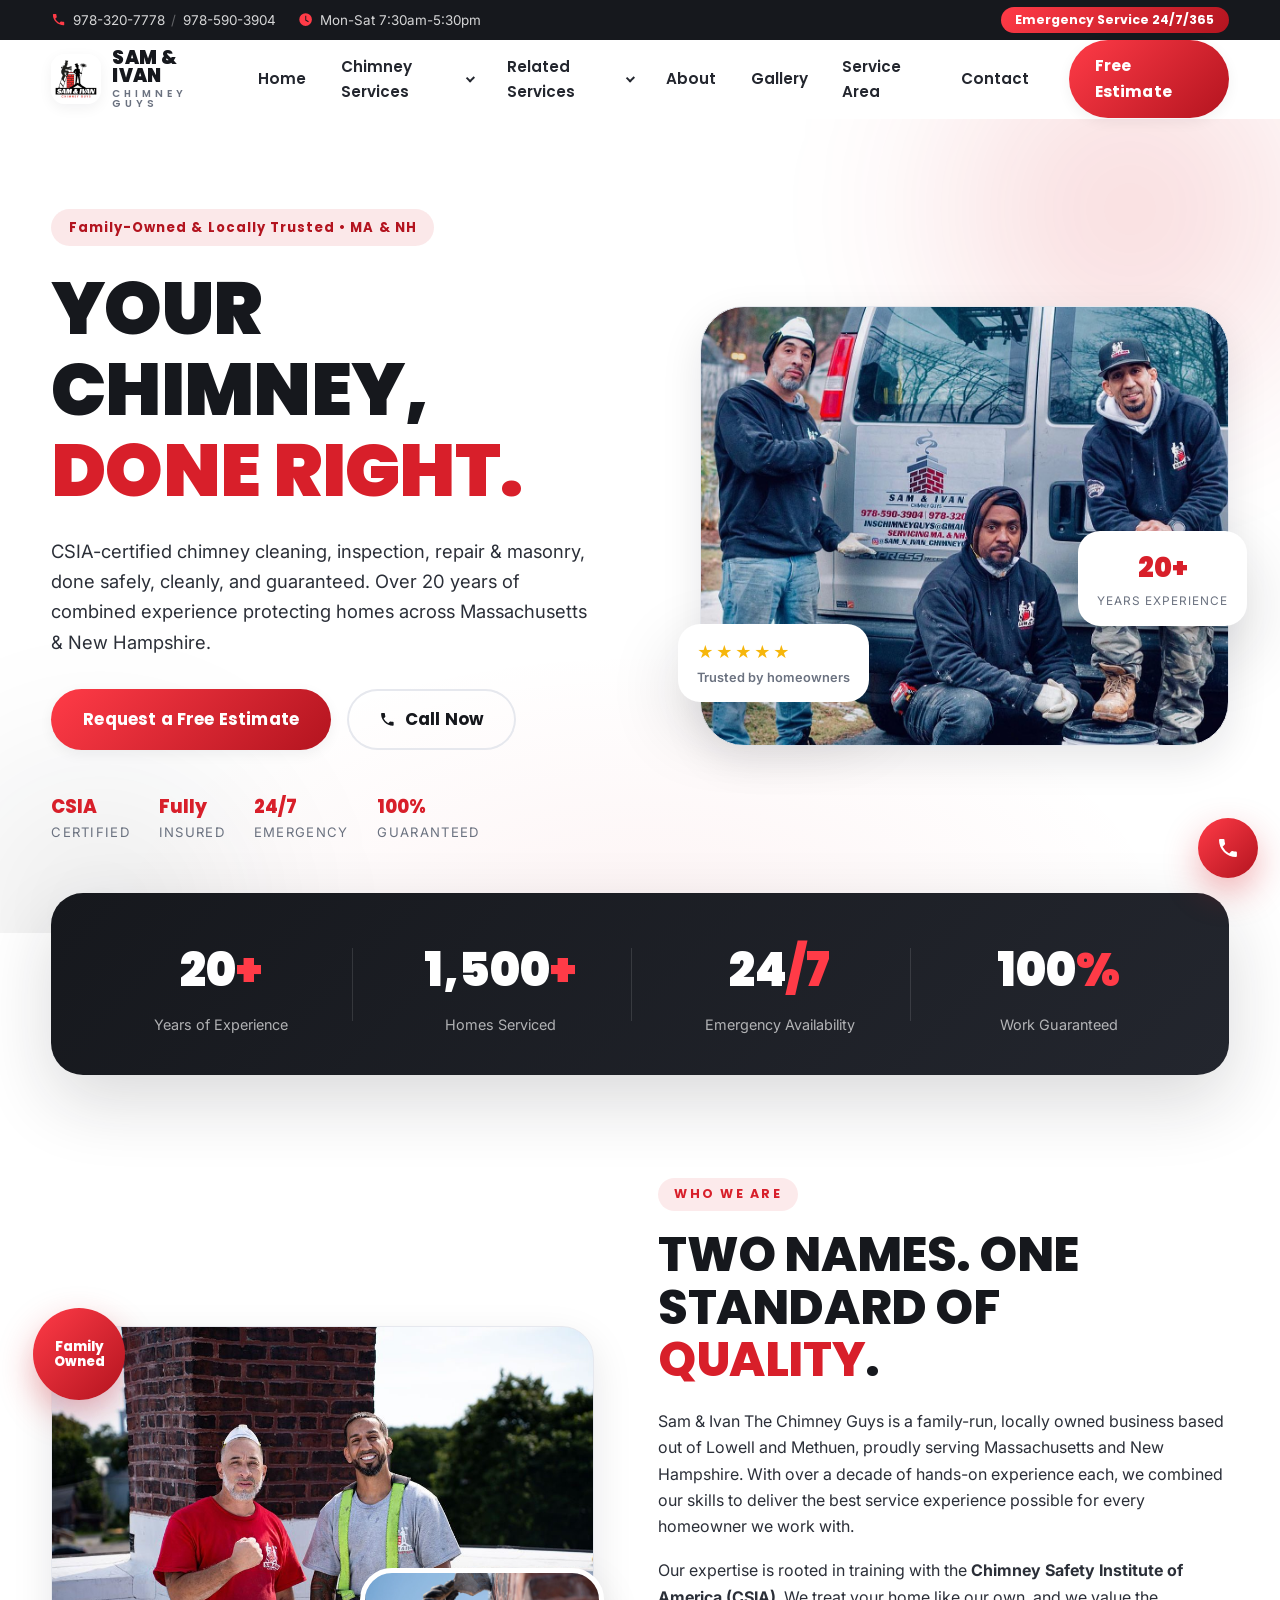
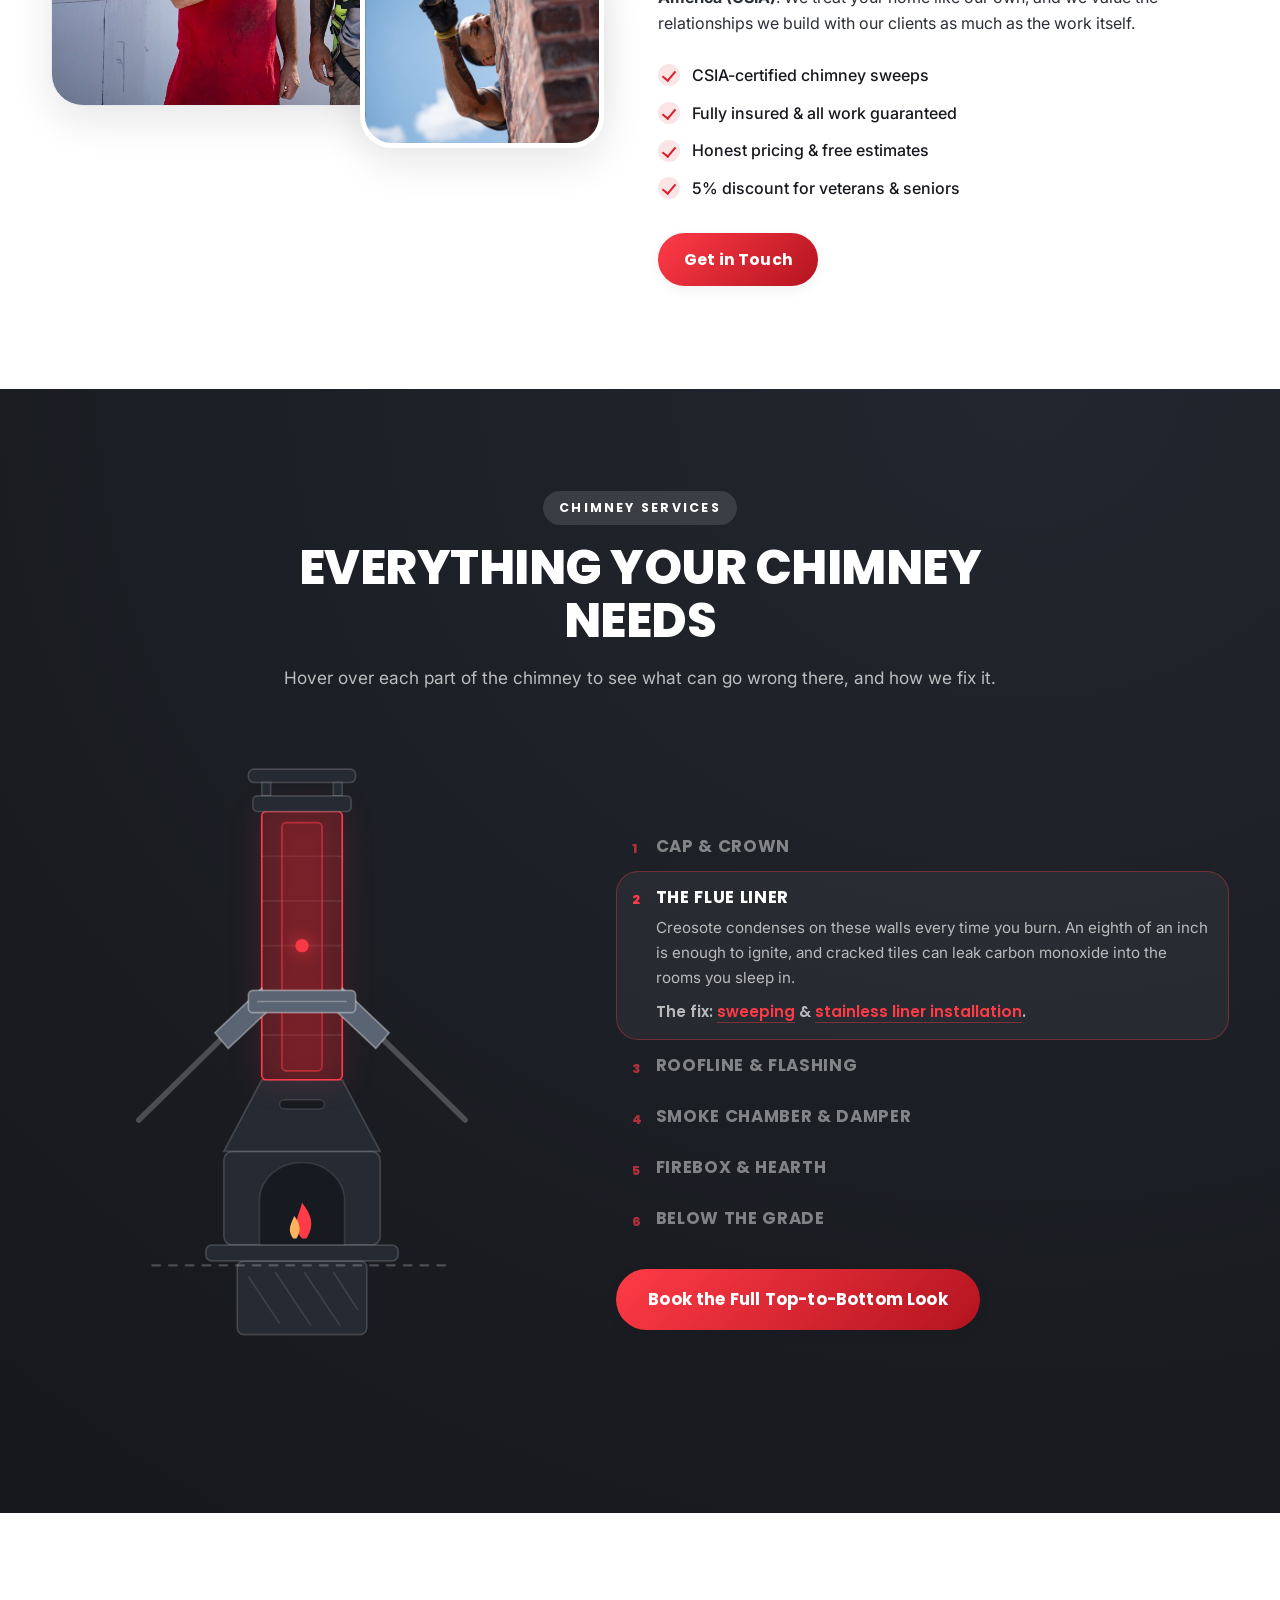
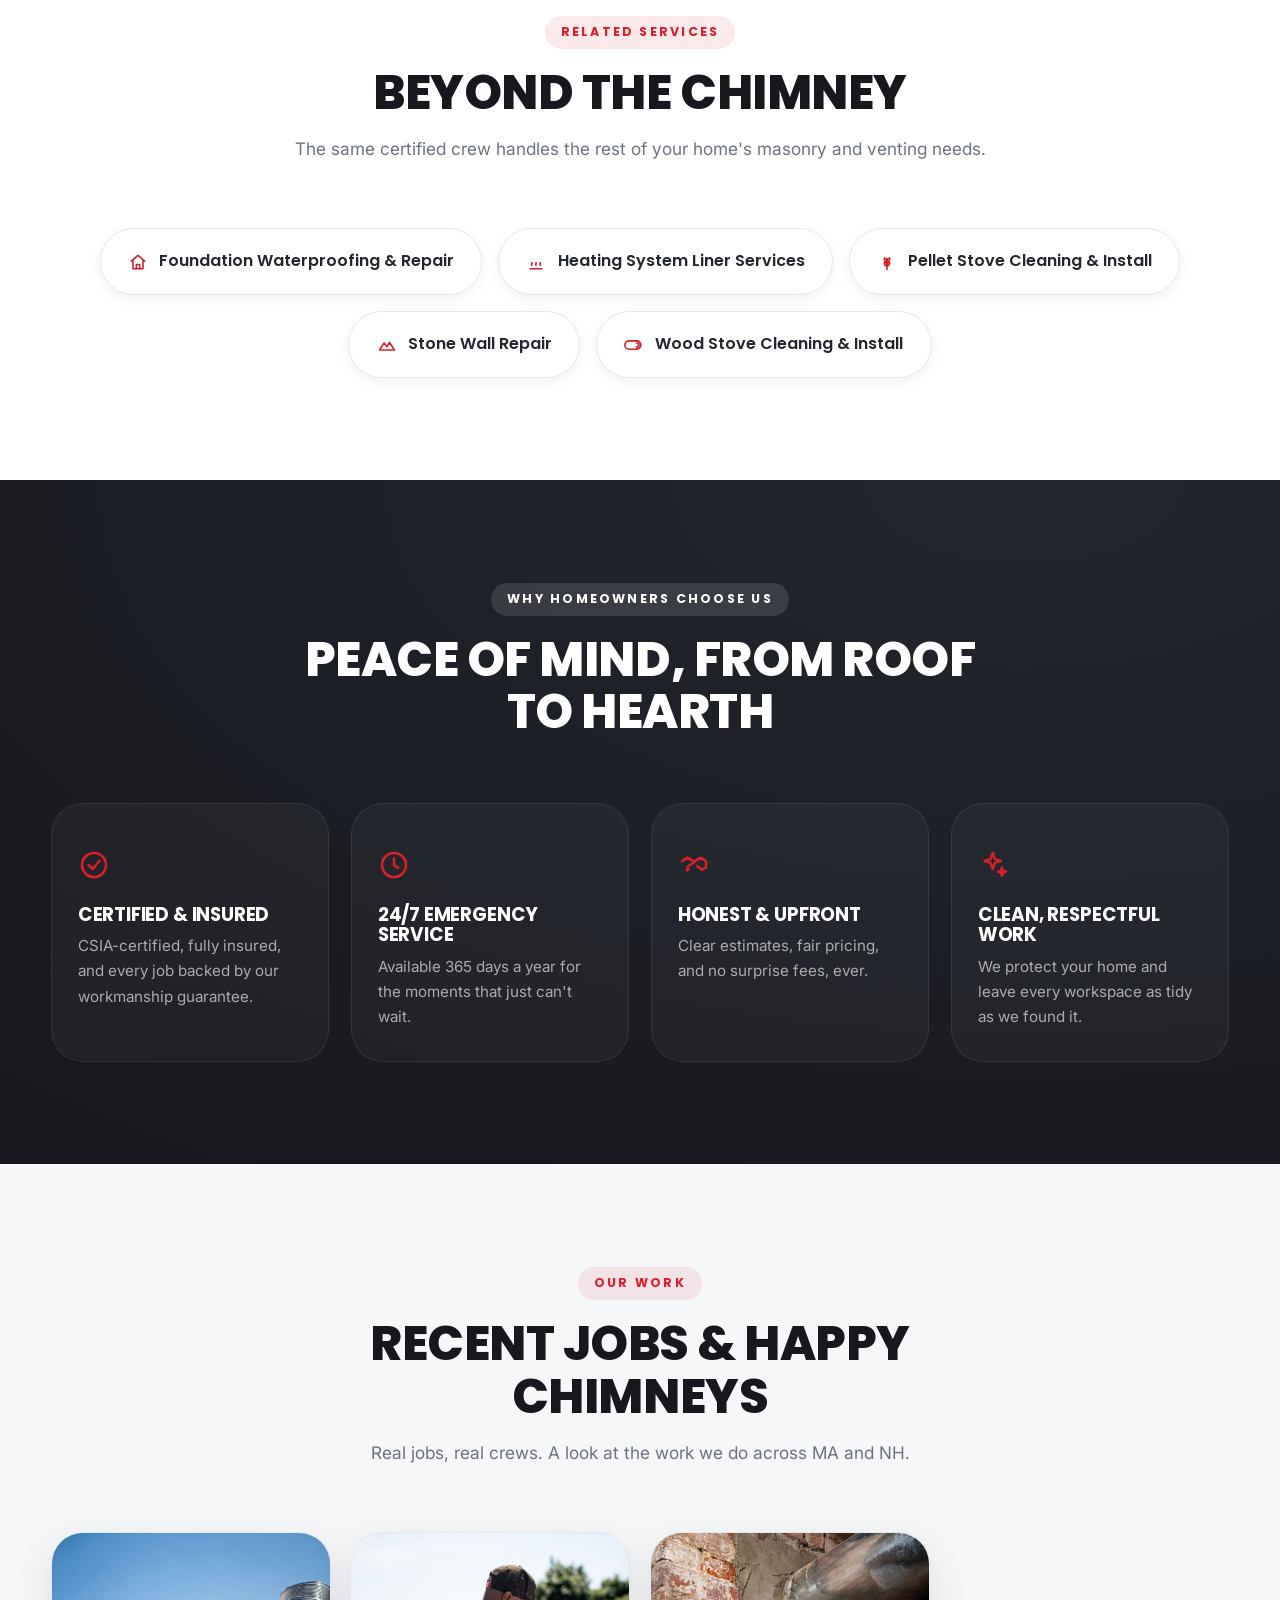
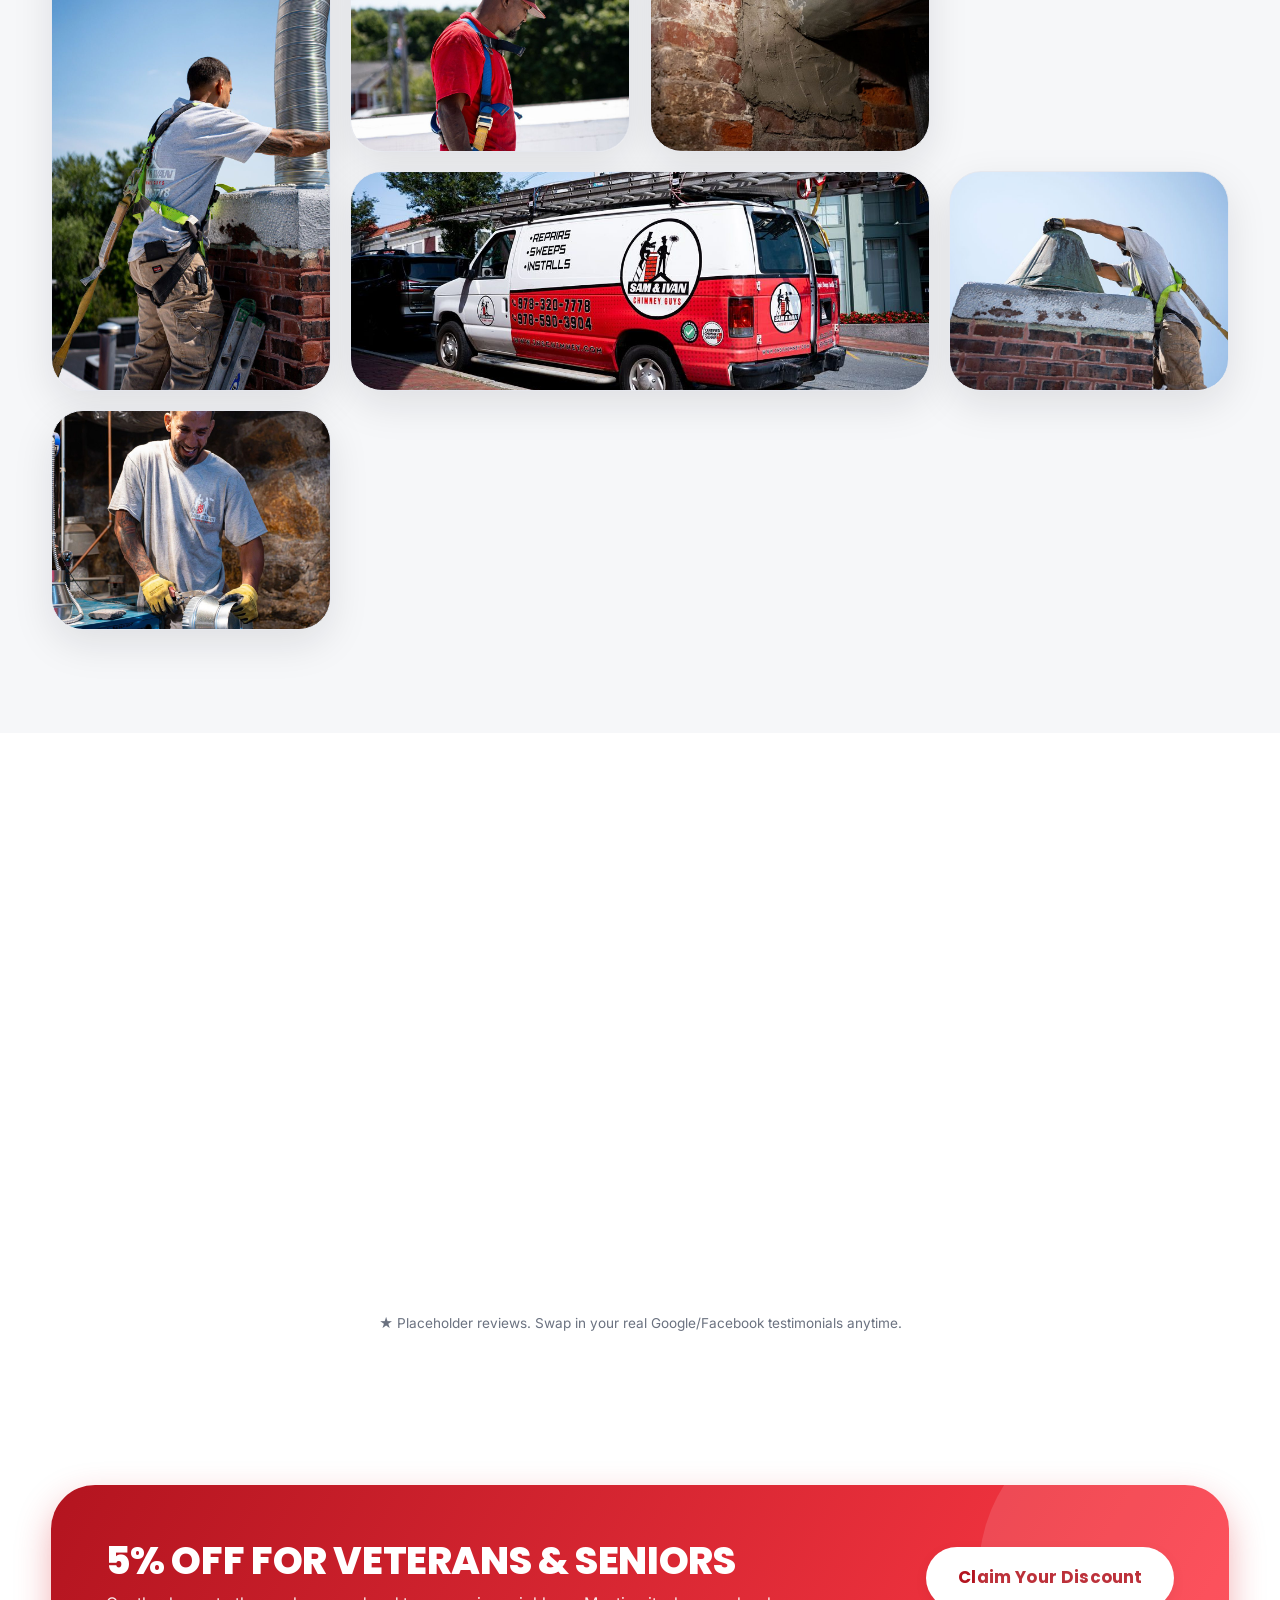
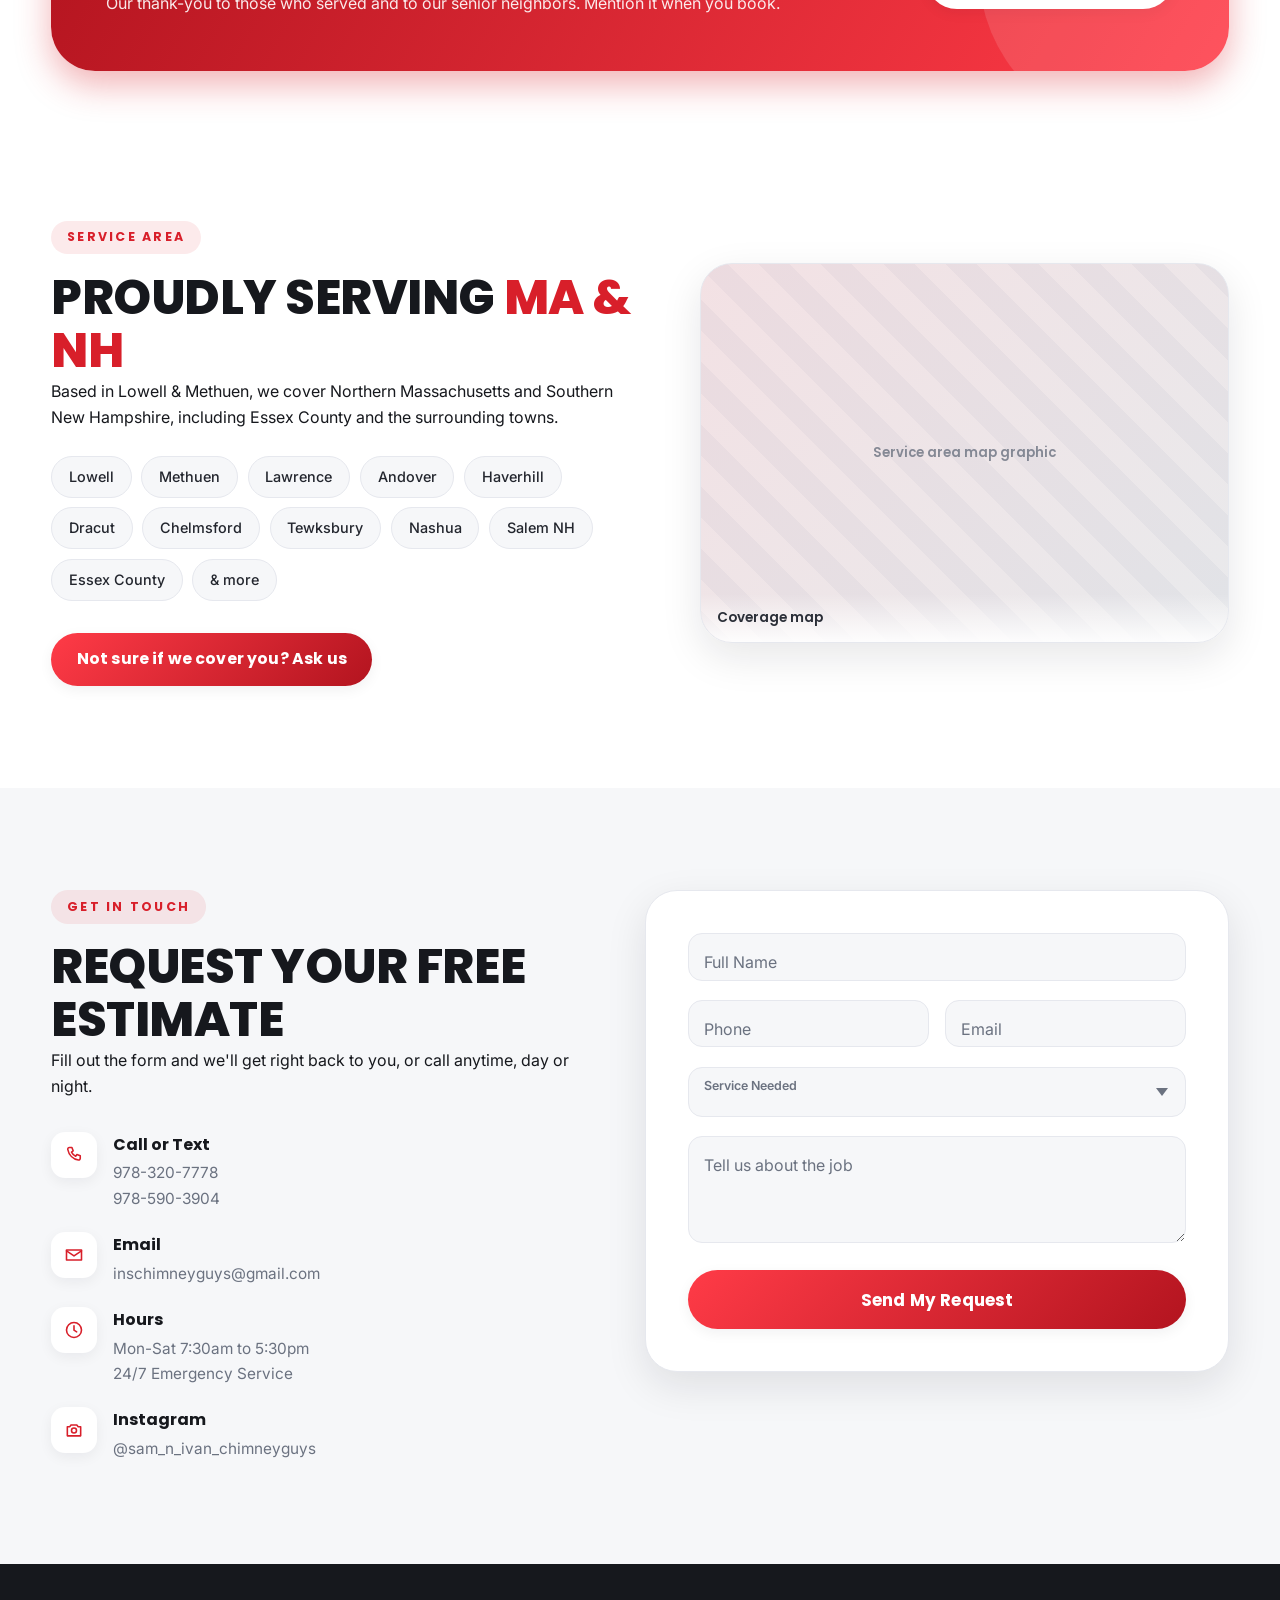
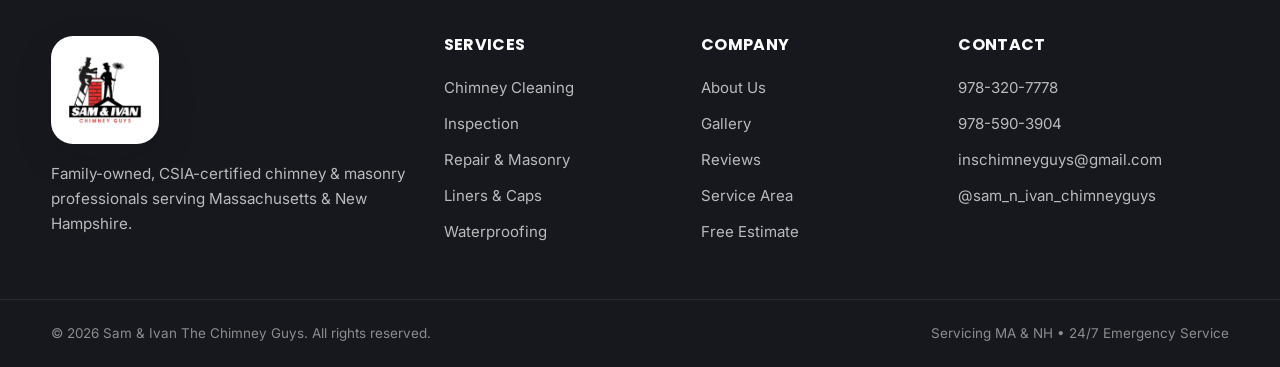
<file: index.html>
<!DOCTYPE html>
<html lang="en">
<head>
  <meta charset="UTF-8" />
  <meta name="viewport" content="width=device-width, initial-scale=1.0" />
  <title>Sam &amp; Ivan The Chimney Guys | Chimney Cleaning, Inspection &amp; Repair in MA &amp; NH</title>
  <meta name="description" content="Sam & Ivan The Chimney Guys is a family-owned, CSIA-certified chimney company offering cleaning, inspection, repair, liners, waterproofing & masonry across Massachusetts and New Hampshire. 24/7 emergency service. Free estimates." />
  <link rel="preconnect" href="https://fonts.googleapis.com" />
  <link rel="preconnect" href="https://fonts.gstatic.com" crossorigin />
  <link href="https://fonts.googleapis.com/css2?family=Poppins:wght@400;500;600;700;800;900&family=Inter:wght@400;500;600;700&display=swap" rel="stylesheet" />
  <link rel="stylesheet" href="styles.css?v=7" />
</head>
<body>

  <!-- ===== ICON SPRITE (themed, replaces emoji) ===== -->
  <svg class="svg-sprite" aria-hidden="true" focusable="false" xmlns="http://www.w3.org/2000/svg"><defs>
    <symbol id="i-home" viewBox="0 0 24 24"><path d="M4 11l8-7 8 7"/><path d="M6 9.5V20h12V9.5"/><path d="M10 20v-5h4v5"/></symbol>
    <symbol id="i-heat" viewBox="0 0 24 24"><path d="M7 16c-.9-1 .7-2 0-3.4M12 16c-.9-1 .7-2 0-3.4M17 16c-.9-1 .7-2 0-3.4"/><path d="M5 20h14"/></symbol>
    <symbol id="i-grain" viewBox="0 0 24 24"><path d="M12 21V8"/><path d="M12 12c-2.4-.6-3.6-2.4-3-4.8 2.4.6 3.6 2.4 3 4.8z"/><path d="M12 12c2.4-.6 3.6-2.4 3-4.8-2.4.6-3.6 2.4-3 4.8z"/><path d="M12 17c-2.4-.6-3.6-2.4-3-4.8 2.4.6 3.6 2.4 3 4.8z"/><path d="M12 17c2.4-.6 3.6-2.4 3-4.8-2.4.6-3.6 2.4-3 4.8z"/></symbol>
    <symbol id="i-stone" viewBox="0 0 24 24"><path d="M3 18l5.5-8.5 3.5 4.5 3-5L21 18z"/></symbol>
    <symbol id="i-log" viewBox="0 0 24 24"><path d="M6 7h9a5 5 0 0 1 0 10H6a5 5 0 0 1 0-10z"/><path d="M15 7a5 5 0 0 1 0 10M15 9.5a2.5 2.5 0 0 1 0 5"/></symbol>
    <symbol id="i-check" viewBox="0 0 24 24"><circle cx="12" cy="12" r="9"/><path d="M8 12l3 3 5-6"/></symbol>
    <symbol id="i-clock" viewBox="0 0 24 24"><circle cx="12" cy="12" r="9"/><path d="M12 7v5.2l3.2 2"/></symbol>
    <symbol id="i-hands" viewBox="0 0 24 24"><path d="M3 9l4-2.5 5 3 5-3L21 9v5l-3 1.5-3.5-2.5"/><path d="M12 10l-2 1.5"/><path d="M9 12l-2 1.5"/><path d="M8 15l-1.5 1"/></symbol>
    <symbol id="i-sparkle" viewBox="0 0 24 24"><path d="M11 3l1.7 4.6L17 9l-4.3 1.4L11 15l-1.7-4.6L5 9l4.3-1.4z"/><path d="M18 14l.8 2.2L21 17l-2.2.8L18 20l-.8-2.2L15 17l2.2-.8z"/></symbol>
    <symbol id="i-phone" viewBox="0 0 24 24"><path d="M6.5 3h3l1.5 4-2 1.5a11 11 0 0 0 5 5l1.5-2 4 1.5v3a2 2 0 0 1-2.2 2A16 16 0 0 1 4.5 5.2 2 2 0 0 1 6.5 3z"/></symbol>
    <symbol id="i-mail" viewBox="0 0 24 24"><path d="M3 6h18v12H3z"/><path d="M3 7l9 6 9-6"/></symbol>
    <symbol id="i-camera" viewBox="0 0 24 24"><path d="M4 8h3l1.4-2h7L17 8h3v11H4z"/><circle cx="12" cy="12.5" r="3"/></symbol>
  </defs></svg>

  <!-- ===== TOP UTILITY BAR ===== -->
  <div class="topbar" id="topbar">
    <div class="container topbar__inner">
      <div class="topbar__left">
        <span class="topbar__item"><svg viewBox="0 0 24 24" class="ico"><path d="M6.6 10.8a15.5 15.5 0 006.6 6.6l2.2-2.2a1 1 0 011-.24 11.3 11.3 0 003.5.56 1 1 0 011 1V20a1 1 0 01-1 1A17 17 0 013 4a1 1 0 011-1h3.5a1 1 0 011 1 11.3 11.3 0 00.56 3.5 1 1 0 01-.24 1z"/></svg>
          <a href="tel:19783207778">978-320-7778</a> <span class="topbar__sep">/</span> <a href="tel:19785903904">978-590-3904</a>
        </span>
        <span class="topbar__item topbar__hide"><svg viewBox="0 0 24 24" class="ico"><path d="M12 2a10 10 0 100 20 10 10 0 000-20zm1 10.4l4 2.3-.8 1.3-4.7-2.7V6h1.5z"/></svg>Mon-Sat 7:30am-5:30pm</span>
      </div>
      <div class="topbar__right">
        <span class="topbar__badge">Emergency Service 24/7/365</span>
      </div>
    </div>
  </div>

  <!-- ===== HEADER / NAV ===== -->
  <header class="header" id="header">
    <div class="container header__inner">
      <a href="#home" class="brand" aria-label="Sam and Ivan The Chimney Guys home">
        <img src="images/logo-badge.jpg" alt="Sam &amp; Ivan Chimney Guys logo" class="brand__logo" />
        <span class="brand__text">
          <span class="brand__name">SAM &amp; IVAN</span>
          <span class="brand__sub">CHIMNEY GUYS</span>
        </span>
      </a>

      <nav class="nav" id="nav">
        <ul class="nav__list">
          <li><a href="#home" class="nav__link">Home</a></li>
          <li class="has-dropdown">
            <a href="#services" class="nav__link">Chimney Services <span class="caret"></span></a>
            <div class="dropdown">
              <a href="services/chimney-cleaning.html">Chimney Cleaning</a>
              <a href="services/chimney-inspection.html">Chimney Inspection</a>
              <a href="services/chimney-installation-repair.html">Installation &amp; Repair</a>
              <a href="services/chimney-liner-installation.html">Chimney Liner Installation</a>
              <a href="services/chimney-waterproofing-sealing.html">Waterproofing &amp; Sealing</a>
              <a href="services/damper-caps-chase-covers.html">Damper Caps &amp; Chase Covers</a>
              <a href="services/fireplace-masonry-repair.html">Fireplace Masonry &amp; Repair</a>
              <a href="services/flashing-repair.html">Flashing Repair</a>
            </div>
          </li>
          <li class="has-dropdown">
            <a href="#related" class="nav__link">Related Services <span class="caret"></span></a>
            <div class="dropdown">
              <a href="services/foundation-waterproofing-repair.html">Foundation Waterproofing &amp; Repair</a>
              <a href="services/heating-system-liner-services.html">Heating System Liner Services</a>
              <a href="services/pellet-stove-cleaning-installation.html">Pellet Stove Cleaning &amp; Install</a>
              <a href="services/stone-wall-repair.html">Stone Wall Repair</a>
              <a href="services/wood-stove-cleaning-installation.html">Wood Stove Cleaning &amp; Install</a>
            </div>
          </li>
          <li><a href="#about" class="nav__link">About</a></li>
          <li><a href="#gallery" class="nav__link">Gallery</a></li>
          <li><a href="#areas" class="nav__link">Service Area</a></li>
          <li><a href="#contact" class="nav__link">Contact</a></li>
        </ul>
      </nav>

      <a href="#contact" class="btn btn--primary header__cta">Free Estimate</a>

      <button class="hamburger" id="hamburger" aria-label="Open menu" aria-expanded="false">
        <span></span><span></span><span></span>
      </button>
    </div>
  </header>

  <!-- ===== MOBILE MENU ===== -->
  <div class="mobile-menu" id="mobileMenu">
    <a href="#home">Home</a>
    <a href="#services">Chimney Services</a>
    <a href="#related">Related Services</a>
    <a href="#about">About</a>
    <a href="#gallery">Gallery</a>
    <a href="#areas">Service Area</a>
    <a href="#contact">Contact</a>
    <a href="tel:19783207778" class="mobile-menu__call">Call 978-320-7778</a>
  </div>

  <main>
    <!-- ===== HERO ===== -->
    <section class="hero" id="home">
      <div class="hero__bg" aria-hidden="true">
        <span class="hero__blob hero__blob--1"></span>
        <span class="hero__blob hero__blob--2"></span>
        <span class="hero__smoke"></span>
      </div>
      <div class="container hero__inner">
        <div class="hero__content reveal">
          <span class="hero__eyebrow">Family-Owned &amp; Locally Trusted • MA &amp; NH</span>
          <h1 class="hero__title">Your Chimney,<br /><span class="text-red">Done Right.</span></h1>
          <p class="hero__lead">
            CSIA-certified chimney cleaning, inspection, repair &amp; masonry, done safely,
            cleanly, and guaranteed. Over 20 years of combined experience protecting homes
            across Massachusetts &amp; New Hampshire.
          </p>
          <div class="hero__actions">
            <a href="#contact" class="btn btn--primary btn--lg">Request a Free Estimate</a>
            <a href="tel:19783207778" class="btn btn--ghost btn--lg">
              <svg viewBox="0 0 24 24" class="ico"><path d="M6.6 10.8a15.5 15.5 0 006.6 6.6l2.2-2.2a1 1 0 011-.24 11.3 11.3 0 003.5.56 1 1 0 011 1V20a1 1 0 01-1 1A17 17 0 013 4a1 1 0 011-1h3.5a1 1 0 011 1 11.3 11.3 0 00.56 3.5 1 1 0 01-.24 1z"/></svg>
              Call Now
            </a>
          </div>
          <div class="hero__trust">
            <div class="hero__trust-item"><strong>CSIA</strong><span>Certified</span></div>
            <div class="hero__trust-item"><strong>Fully</strong><span>Insured</span></div>
            <div class="hero__trust-item"><strong>24/7</strong><span>Emergency</span></div>
            <div class="hero__trust-item"><strong>100%</strong><span>Guaranteed</span></div>
          </div>
        </div>

        <div class="hero__visual reveal">
          <div class="hero__card image-frame" data-photo="Hero photo: crew on the roof / featured job"
               style="background-image:url('images/hero-crew.jpg'); background-size:cover; background-position:center;">
          </div>
          <div class="hero__float hero__float--rating">
            <span class="stars">★★★★★</span>
            <span>Trusted by homeowners</span>
          </div>
          <div class="hero__float hero__float--exp">
            <strong>20+</strong><span>Years Experience</span>
          </div>
        </div>
      </div>
    </section>

    <!-- ===== STATS BAR ===== -->
    <section class="stats">
      <div class="container stats__inner">
        <div class="stat reveal"><span class="stat__num" data-count="20">0</span><span class="stat__plus">+</span><p>Years of Experience</p></div>
        <div class="stat reveal"><span class="stat__num" data-count="1500">0</span><span class="stat__plus">+</span><p>Homes Serviced</p></div>
        <div class="stat reveal"><span class="stat__num" data-count="24">0</span><span class="stat__slash">/7</span><p>Emergency Availability</p></div>
        <div class="stat reveal"><span class="stat__num" data-count="100">0</span><span class="stat__plus">%</span><p>Work Guaranteed</p></div>
      </div>
    </section>

    <!-- ===== ABOUT ===== -->
    <section class="about section" id="about">
      <div class="container about__grid">
        <div class="about__media reveal">
          <div class="image-frame about__img-main" data-photo="Team photo (the crew by the van)"
               style="background-image:url('images/about-crew.jpg'); background-size:cover; background-position:center;">
          </div>
          <div class="image-frame about__img-sub" data-photo="Action shot / detail work"
               style="background-image:url('images/about-action.jpg'); background-size:cover; background-position:center;">
          </div>
          <div class="about__stamp">
            <span>Family<br />Owned</span>
          </div>
        </div>
        <div class="about__body reveal">
          <span class="eyebrow">Who We Are</span>
          <h2 class="section__title">Two names. One standard of <span class="text-red">quality</span>.</h2>
          <p>
            Sam &amp; Ivan The Chimney Guys is a family-run, locally owned business based out of
            Lowell and Methuen, proudly serving Massachusetts and New Hampshire. With over a
            decade of hands-on experience each, we combined our skills to deliver the best
            service experience possible for every homeowner we work with.
          </p>
          <p>
            Our expertise is rooted in training with the <strong>Chimney Safety Institute of
            America (CSIA)</strong>. We treat your home like our own, and we value the
            relationships we build with our clients as much as the work itself.
          </p>
          <ul class="about__list">
            <li><span class="check"></span> CSIA-certified chimney sweeps</li>
            <li><span class="check"></span> Fully insured &amp; all work guaranteed</li>
            <li><span class="check"></span> Honest pricing &amp; free estimates</li>
            <li><span class="check"></span> 5% discount for veterans &amp; seniors</li>
          </ul>
          <a href="#contact" class="btn btn--primary">Get in Touch</a>
        </div>
      </div>
    </section>

    <!-- ===== CHIMNEY SERVICES ===== -->
    <section class="services anatomy section section--dark" id="services">
      <div class="container">
        <div class="section__head reveal">
          <span class="eyebrow eyebrow--light">Chimney Services</span>
          <h2 class="section__title section__title--light">Everything your chimney needs</h2>
          <p class="section__sub">Hover over each part of the chimney to see what can go wrong there, and how we fix it.</p>
        </div>
        <div class="anatomy__grid">
          <!-- Interactive chimney illustration -->
          <div class="anatomy__visual reveal" aria-hidden="true">
            <svg viewBox="0 0 340 600" class="anatomy__svg" role="img" aria-label="Diagram of a chimney from cap to foundation">
              <!-- Roof -->
              <polyline points="24,340 134,232" class="a-roof" />
              <polyline points="206,232 316,340" class="a-roof" />

              <!-- Below the grade -->
              <g class="a-zone" data-part="below">
                <rect x="112" y="466" width="116" height="66" rx="6" class="a-shape" />
                <line x1="122" y1="480" x2="150" y2="522" class="a-hatch" />
                <line x1="146" y1="476" x2="178" y2="524" class="a-hatch" />
                <line x1="172" y1="476" x2="204" y2="524" class="a-hatch" />
                <line x1="198" y1="476" x2="220" y2="510" class="a-hatch" />
              </g>
              <line x1="36" y1="470" x2="304" y2="470" class="a-ground" />

              <!-- Firebox & hearth -->
              <g class="a-zone" data-part="firebox">
                <rect x="100" y="368" width="140" height="84" rx="8" class="a-shape" />
                <path d="M132 452 v-40 a38 34 0 0 1 76 0 v40 z" class="a-inner" />
                <rect x="84" y="452" width="172" height="14" rx="5" class="a-shape" />
                <path class="a-flame" d="M170 446 c-10 -12 -2 -22 0 -32 c8 10 12 20 4 32 z" />
                <path class="a-flame a-flame--2" d="M162 446 c-6 -8 -1 -14 1 -20 c5 6 7 13 2 20 z" />
              </g>

              <!-- Smoke chamber & damper -->
              <g class="a-zone" data-part="smoke">
                <polygon points="134,304 206,304 240,368 100,368" class="a-shape" />
                <rect x="150" y="322" width="40" height="8" rx="4" class="a-inner" />
              </g>

              <!-- Flue liner (inside the shaft) -->
              <g class="a-zone" data-part="flue">
                <rect x="134" y="64" width="72" height="240" rx="4" class="a-shape" />
                <line x1="134" y1="104" x2="206" y2="104" class="a-brick" />
                <line x1="134" y1="144" x2="206" y2="144" class="a-brick" />
                <line x1="134" y1="184" x2="206" y2="184" class="a-brick" />
                <line x1="134" y1="224" x2="206" y2="224" class="a-brick" />
                <line x1="134" y1="264" x2="206" y2="264" class="a-brick" />
                <rect x="152" y="74" width="36" height="222" rx="4" class="a-inner" />
              </g>

              <!-- Roofline & flashing (drawn over the shaft base so the metal collar reads clearly) -->
              <g class="a-zone" data-part="flashing">
                <!-- step flashing running down each side of the roof seam -->
                <polygon points="134,222 92,262 104,276 138,244" class="a-shape a-flash" />
                <polygon points="206,222 248,262 236,276 202,244" class="a-shape a-flash" />
                <!-- metal collar wrapping the chimney at the roofline -->
                <rect x="122" y="224" width="96" height="20" rx="4" class="a-shape a-flash" />
                <line x1="130" y1="234" x2="210" y2="234" class="a-flash-line" />
              </g>

              <!-- Cap & crown -->
              <g class="a-zone" data-part="cap">
                <rect x="122" y="26" width="96" height="12" rx="5" class="a-shape" />
                <rect x="134" y="38" width="8" height="12" class="a-shape" />
                <rect x="198" y="38" width="8" height="12" class="a-shape" />
                <rect x="126" y="50" width="88" height="14" rx="4" class="a-shape" />
              </g>

              <!-- Spotlight ember: JS moves it to whichever section is active -->
              <circle cx="170" cy="164" r="6" class="a-ember" />
            </svg>
          </div>

          <!-- Numbered part list -->
          <div class="anatomy__list reveal">
            <div class="a-part" data-part="cap">
              <span class="a-part__num">1</span>
              <h3 class="a-part__title">Cap &amp; Crown</h3>
              <div class="a-part__body">
                <p>Your chimney's first line of defense. A missing cap invites rain, animals, and debris straight in, and a cracked crown lets water slowly tear the masonry apart.</p>
                <p class="a-part__fix">The fix: <a href="services/damper-caps-chase-covers.html">caps &amp; chase covers</a> &amp; <a href="services/chimney-waterproofing-sealing.html">waterproofing</a>.</p>
              </div>
            </div>
            <div class="a-part" data-part="flue">
              <span class="a-part__num">2</span>
              <h3 class="a-part__title">The Flue Liner</h3>
              <div class="a-part__body">
                <p>Creosote condenses on these walls every time you burn. An eighth of an inch is enough to ignite, and cracked tiles can leak carbon monoxide into the rooms you sleep in.</p>
                <p class="a-part__fix">The fix: <a href="services/chimney-cleaning.html">sweeping</a> &amp; <a href="services/chimney-liner-installation.html">stainless liner installation</a>.</p>
              </div>
            </div>
            <div class="a-part" data-part="flashing">
              <span class="a-part__num">3</span>
              <h3 class="a-part__title">Roofline &amp; Flashing</h3>
              <div class="a-part__body">
                <p>Where the chimney meets the roof is where most "roof leaks" actually start. Lifted or rusted flashing lets water into your ceilings, walls, and framing.</p>
                <p class="a-part__fix">The fix: <a href="services/flashing-repair.html">flashing repair</a> &amp; <a href="services/chimney-installation-repair.html">chimney repair</a>.</p>
              </div>
            </div>
            <div class="a-part" data-part="smoke">
              <span class="a-part__num">4</span>
              <h3 class="a-part__title">Smoke Chamber &amp; Damper</h3>
              <div class="a-part__body">
                <p>A rusted or stuck damper bleeds your home's heat all winter, and a cracked smoke chamber gives fire a shortcut to the structure around it.</p>
                <p class="a-part__fix">The fix: <a href="services/chimney-inspection.html">inspection</a> &amp; <a href="services/chimney-installation-repair.html">installation &amp; repair</a>.</p>
              </div>
            </div>
            <div class="a-part" data-part="firebox">
              <span class="a-part__num">5</span>
              <h3 class="a-part__title">Firebox &amp; Hearth</h3>
              <div class="a-part__body">
                <p>Cracked firebrick and crumbling mortar joints put open flame inches from your home's framing. This is where craftsmanship matters most.</p>
                <p class="a-part__fix">The fix: <a href="services/fireplace-masonry-repair.html">fireplace masonry &amp; repair</a>.</p>
              </div>
            </div>
            <div class="a-part" data-part="below">
              <span class="a-part__num">6</span>
              <h3 class="a-part__title">Below the Grade</h3>
              <div class="a-part__body">
                <p>Water wicking up from the base undermines everything above it. A damp foundation cracks, shifts, and takes the whole chimney with it.</p>
                <p class="a-part__fix">The fix: <a href="services/foundation-waterproofing-repair.html">foundation waterproofing &amp; repair</a>.</p>
              </div>
            </div>
            <a href="#contact" class="btn btn--primary btn--lg anatomy__cta">Book the Full Top-to-Bottom Look</a>
          </div>
        </div>
      </div>
    </section>

    <!-- ===== RELATED SERVICES ===== -->
    <section class="related section" id="related">
      <div class="container">
        <div class="section__head reveal">
          <span class="eyebrow">Related Services</span>
          <h2 class="section__title">Beyond the chimney</h2>
          <p class="section__sub">The same certified crew handles the rest of your home's masonry and venting needs.</p>
        </div>
        <div class="pills">
          <a href="services/foundation-waterproofing-repair.html" class="pill reveal"><span class="pill__ico"><svg class="ico-svg"><use href="#i-home"></use></svg></span> Foundation Waterproofing &amp; Repair</a>
          <a href="services/heating-system-liner-services.html" class="pill reveal"><span class="pill__ico"><svg class="ico-svg"><use href="#i-heat"></use></svg></span> Heating System Liner Services</a>
          <a href="services/pellet-stove-cleaning-installation.html" class="pill reveal"><span class="pill__ico"><svg class="ico-svg"><use href="#i-grain"></use></svg></span> Pellet Stove Cleaning &amp; Install</a>
          <a href="services/stone-wall-repair.html" class="pill reveal"><span class="pill__ico"><svg class="ico-svg"><use href="#i-stone"></use></svg></span> Stone Wall Repair</a>
          <a href="services/wood-stove-cleaning-installation.html" class="pill reveal"><span class="pill__ico"><svg class="ico-svg"><use href="#i-log"></use></svg></span> Wood Stove Cleaning &amp; Install</a>
        </div>
      </div>
    </section>

    <!-- ===== WHY CHOOSE US ===== -->
    <section class="why section section--dark">
      <div class="container">
        <div class="section__head reveal">
          <span class="eyebrow eyebrow--light">Why Homeowners Choose Us</span>
          <h2 class="section__title section__title--light">Peace of mind, from roof to hearth</h2>
        </div>
        <div class="why__grid">
          <div class="why__item reveal">
            <div class="why__ico"><svg class="ico-svg"><use href="#i-check"></use></svg></div><h3>Certified &amp; Insured</h3>
            <p>CSIA-certified, fully insured, and every job backed by our workmanship guarantee.</p>
          </div>
          <div class="why__item reveal">
            <div class="why__ico"><svg class="ico-svg"><use href="#i-clock"></use></svg></div><h3>24/7 Emergency Service</h3>
            <p>Available 365 days a year for the moments that just can't wait.</p>
          </div>
          <div class="why__item reveal">
            <div class="why__ico"><svg class="ico-svg"><use href="#i-hands"></use></svg></div><h3>Honest &amp; Upfront</h3>
            <p>Clear estimates, fair pricing, and no surprise fees, ever.</p>
          </div>
          <div class="why__item reveal">
            <div class="why__ico"><svg class="ico-svg"><use href="#i-sparkle"></use></svg></div><h3>Clean, Respectful Work</h3>
            <p>We protect your home and leave every workspace as tidy as we found it.</p>
          </div>
        </div>
      </div>
    </section>

    <!-- ===== GALLERY ===== -->
    <section class="gallery section section--tint" id="gallery">
      <div class="container">
        <div class="section__head reveal">
          <span class="eyebrow">Our Work</span>
          <h2 class="section__title">Recent jobs &amp; happy chimneys</h2>
          <p class="section__sub">Real jobs, real crews. A look at the work we do across MA and NH.</p>
        </div>
        <div class="gallery__grid">
          <div class="image-frame gallery__item gallery__item--tall reveal" data-photo="Chimney reline" style="background-image:url('images/gallery-reline.jpg'); background-size:cover; background-position:center;"></div>
          <div class="image-frame gallery__item reveal" data-photo="Roof work" style="background-image:url('images/gallery-roof-v2.jpg'); background-size:cover; background-position:center;"></div>
          <div class="image-frame gallery__item reveal" data-photo="Masonry detail" style="background-image:url('images/gallery-masonry.jpg'); background-size:cover; background-position:center;"></div>
          <div class="image-frame gallery__item gallery__item--wide reveal" data-photo="Crew / van" style="background-image:url('images/gallery-van.jpg'); background-size:cover; background-position:center;"></div>
          <div class="image-frame gallery__item reveal" data-photo="Cap install" style="background-image:url('images/gallery-cap.jpg'); background-size:cover; background-position:center;"></div>
          <div class="image-frame gallery__item reveal" data-photo="Cleaning" style="background-image:url('images/gallery-cleaning.jpg'); background-size:cover; background-position:center;"></div>
        </div>
      </div>
    </section>

    <!-- ===== REVIEWS ===== -->
    <section class="reviews section" id="reviews">
      <div class="container">
        <div class="section__head reveal">
          <span class="eyebrow">What Clients Say</span>
          <h2 class="section__title">Reviewed &amp; recommended</h2>
        </div>
        <div class="reviews__grid">
          <blockquote class="review reveal">
            <span class="stars">★★★★★</span>
            <p>“Professional, on time, and left everything spotless. They walked me through exactly what my chimney needed. Highly recommend Sam &amp; Ivan.”</p>
            <footer><span class="review__avatar">R</span> Homeowner, Lowell MA</footer>
          </blockquote>
          <blockquote class="review reveal">
            <span class="stars">★★★★★</span>
            <p>“Called for an emergency and they came out fast. Honest pricing and did the job right the first time. These are my chimney guys from now on.”</p>
            <footer><span class="review__avatar">M</span> Homeowner, Methuen MA</footer>
          </blockquote>
          <blockquote class="review reveal">
            <span class="stars">★★★★★</span>
            <p>“Great communication and quality masonry work on my fireplace. You can tell they take real pride in what they do.”</p>
            <footer><span class="review__avatar">S</span> Homeowner, Nashua NH</footer>
          </blockquote>
        </div>
        <p class="reviews__note">★ Placeholder reviews. Swap in your real Google/Facebook testimonials anytime.</p>
      </div>
    </section>

    <!-- ===== OFFER BANNER ===== -->
    <section class="offer">
      <div class="container offer__inner reveal">
        <div class="offer__text">
          <h2>5% off for Veterans &amp; Seniors</h2>
          <p>Our thank-you to those who served and to our senior neighbors. Mention it when you book.</p>
        </div>
        <a href="#contact" class="btn btn--light btn--lg">Claim Your Discount</a>
      </div>
    </section>

    <!-- ===== SERVICE AREA ===== -->
    <section class="areas section" id="areas">
      <div class="container areas__grid">
        <div class="areas__body reveal">
          <span class="eyebrow">Service Area</span>
          <h2 class="section__title">Proudly serving <span class="text-red">MA &amp; NH</span></h2>
          <p>Based in Lowell &amp; Methuen, we cover Northern Massachusetts and Southern New Hampshire, including Essex County and the surrounding towns.</p>
          <div class="areas__tags">
            <span>Lowell</span><span>Methuen</span><span>Lawrence</span><span>Andover</span>
            <span>Haverhill</span><span>Dracut</span><span>Chelmsford</span><span>Tewksbury</span>
            <span>Nashua</span><span>Salem NH</span><span>Essex County</span><span>&amp; more</span>
          </div>
          <a href="#contact" class="btn btn--primary">Not sure if we cover you? Ask us</a>
        </div>
        <div class="areas__map reveal image-frame" data-photo="Service area map graphic">
          <span class="frame__label">Coverage map</span>
        </div>
      </div>
    </section>

    <!-- ===== CONTACT ===== -->
    <section class="contact section section--tint" id="contact">
      <div class="container contact__grid">
        <div class="contact__info reveal">
          <span class="eyebrow">Get In Touch</span>
          <h2 class="section__title">Request your free estimate</h2>
          <p>Fill out the form and we'll get right back to you, or call anytime, day or night.</p>
          <ul class="contact__list">
            <li>
              <span class="contact__ico"><svg class="ico-svg"><use href="#i-phone"></use></svg></span>
              <div><strong>Call or Text</strong><a href="tel:19783207778">978-320-7778</a><a href="tel:19785903904">978-590-3904</a></div>
            </li>
            <li>
              <span class="contact__ico"><svg class="ico-svg"><use href="#i-mail"></use></svg></span>
              <div><strong>Email</strong><a href="mailto:inschimneyguys@gmail.com">inschimneyguys@gmail.com</a></div>
            </li>
            <li>
              <span class="contact__ico"><svg class="ico-svg"><use href="#i-clock"></use></svg></span>
              <div><strong>Hours</strong><span>Mon-Sat 7:30am to 5:30pm</span><span>24/7 Emergency Service</span></div>
            </li>
            <li>
              <span class="contact__ico"><svg class="ico-svg"><use href="#i-camera"></use></svg></span>
              <div><strong>Instagram</strong><a href="https://instagram.com/sam_n_ivan_chimneyguys" target="_blank" rel="noopener">@sam_n_ivan_chimneyguys</a></div>
            </li>
          </ul>
        </div>

        <form class="contact__form reveal" id="estimateForm" novalidate>
          <div class="field">
            <input type="text" id="name" name="name" required placeholder=" " />
            <label for="name">Full Name</label>
          </div>
          <div class="field-row">
            <div class="field">
              <input type="tel" id="phone" name="phone" required placeholder=" " />
              <label for="phone">Phone</label>
            </div>
            <div class="field">
              <input type="email" id="email" name="email" placeholder=" " />
              <label for="email">Email</label>
            </div>
          </div>
          <div class="field">
            <select id="service" name="service" required>
              <option value="" disabled selected></option>
              <option>Chimney Cleaning</option>
              <option>Chimney Inspection</option>
              <option>Installation &amp; Repair</option>
              <option>Chimney Liner Installation</option>
              <option>Waterproofing &amp; Sealing</option>
              <option>Damper Caps &amp; Chase Covers</option>
              <option>Fireplace Masonry &amp; Repair</option>
              <option>Flashing Repair</option>
              <option>Related / Other Service</option>
              <option>Emergency Service</option>
            </select>
            <label for="service" class="label--select">Service Needed</label>
          </div>
          <div class="field">
            <textarea id="message" name="message" rows="4" placeholder=" "></textarea>
            <label for="message">Tell us about the job</label>
          </div>
          <button type="submit" class="btn btn--primary btn--lg btn--block">Send My Request</button>
          <p class="form__note" id="formNote" hidden>✅ Thanks! Your request is ready. We'll be in touch shortly.</p>
        </form>
      </div>
    </section>
  </main>

  <!-- ===== FOOTER ===== -->
  <footer class="footer">
    <div class="container footer__grid">
      <div class="footer__brand">
        <div class="footer__logo-tile">
          <img src="images/logo-badge.jpg" alt="Sam &amp; Ivan Chimney Guys logo" />
        </div>
        <p>Family-owned, CSIA-certified chimney &amp; masonry professionals serving Massachusetts &amp; New Hampshire.</p>
      </div>
      <div class="footer__col">
        <h4>Services</h4>
        <a href="#services">Chimney Cleaning</a>
        <a href="#services">Inspection</a>
        <a href="#services">Repair &amp; Masonry</a>
        <a href="#services">Liners &amp; Caps</a>
        <a href="#services">Waterproofing</a>
      </div>
      <div class="footer__col">
        <h4>Company</h4>
        <a href="#about">About Us</a>
        <a href="#gallery">Gallery</a>
        <a href="#reviews">Reviews</a>
        <a href="#areas">Service Area</a>
        <a href="#contact">Free Estimate</a>
      </div>
      <div class="footer__col">
        <h4>Contact</h4>
        <a href="tel:19783207778">978-320-7778</a>
        <a href="tel:19785903904">978-590-3904</a>
        <a href="mailto:inschimneyguys@gmail.com">inschimneyguys@gmail.com</a>
        <a href="https://instagram.com/sam_n_ivan_chimneyguys" target="_blank" rel="noopener">@sam_n_ivan_chimneyguys</a>
      </div>
    </div>
    <div class="footer__bar">
      <div class="container footer__bar-inner">
        <span>© <span id="year"></span> Sam &amp; Ivan The Chimney Guys. All rights reserved.</span>
        <span>Servicing MA &amp; NH • 24/7 Emergency Service</span>
      </div>
    </div>
  </footer>

  <!-- ===== FLOATING CALL BUTTON ===== -->
  <a href="tel:19783207778" class="fab" aria-label="Call Sam and Ivan">
    <svg viewBox="0 0 24 24" class="ico"><path d="M6.6 10.8a15.5 15.5 0 006.6 6.6l2.2-2.2a1 1 0 011-.24 11.3 11.3 0 003.5.56 1 1 0 011 1V20a1 1 0 01-1 1A17 17 0 013 4a1 1 0 011-1h3.5a1 1 0 011 1 11.3 11.3 0 00.56 3.5 1 1 0 01-.24 1z"/></svg>
  </a>

  <script src="script.js?v=7"></script>
</body>
</html>
</file>
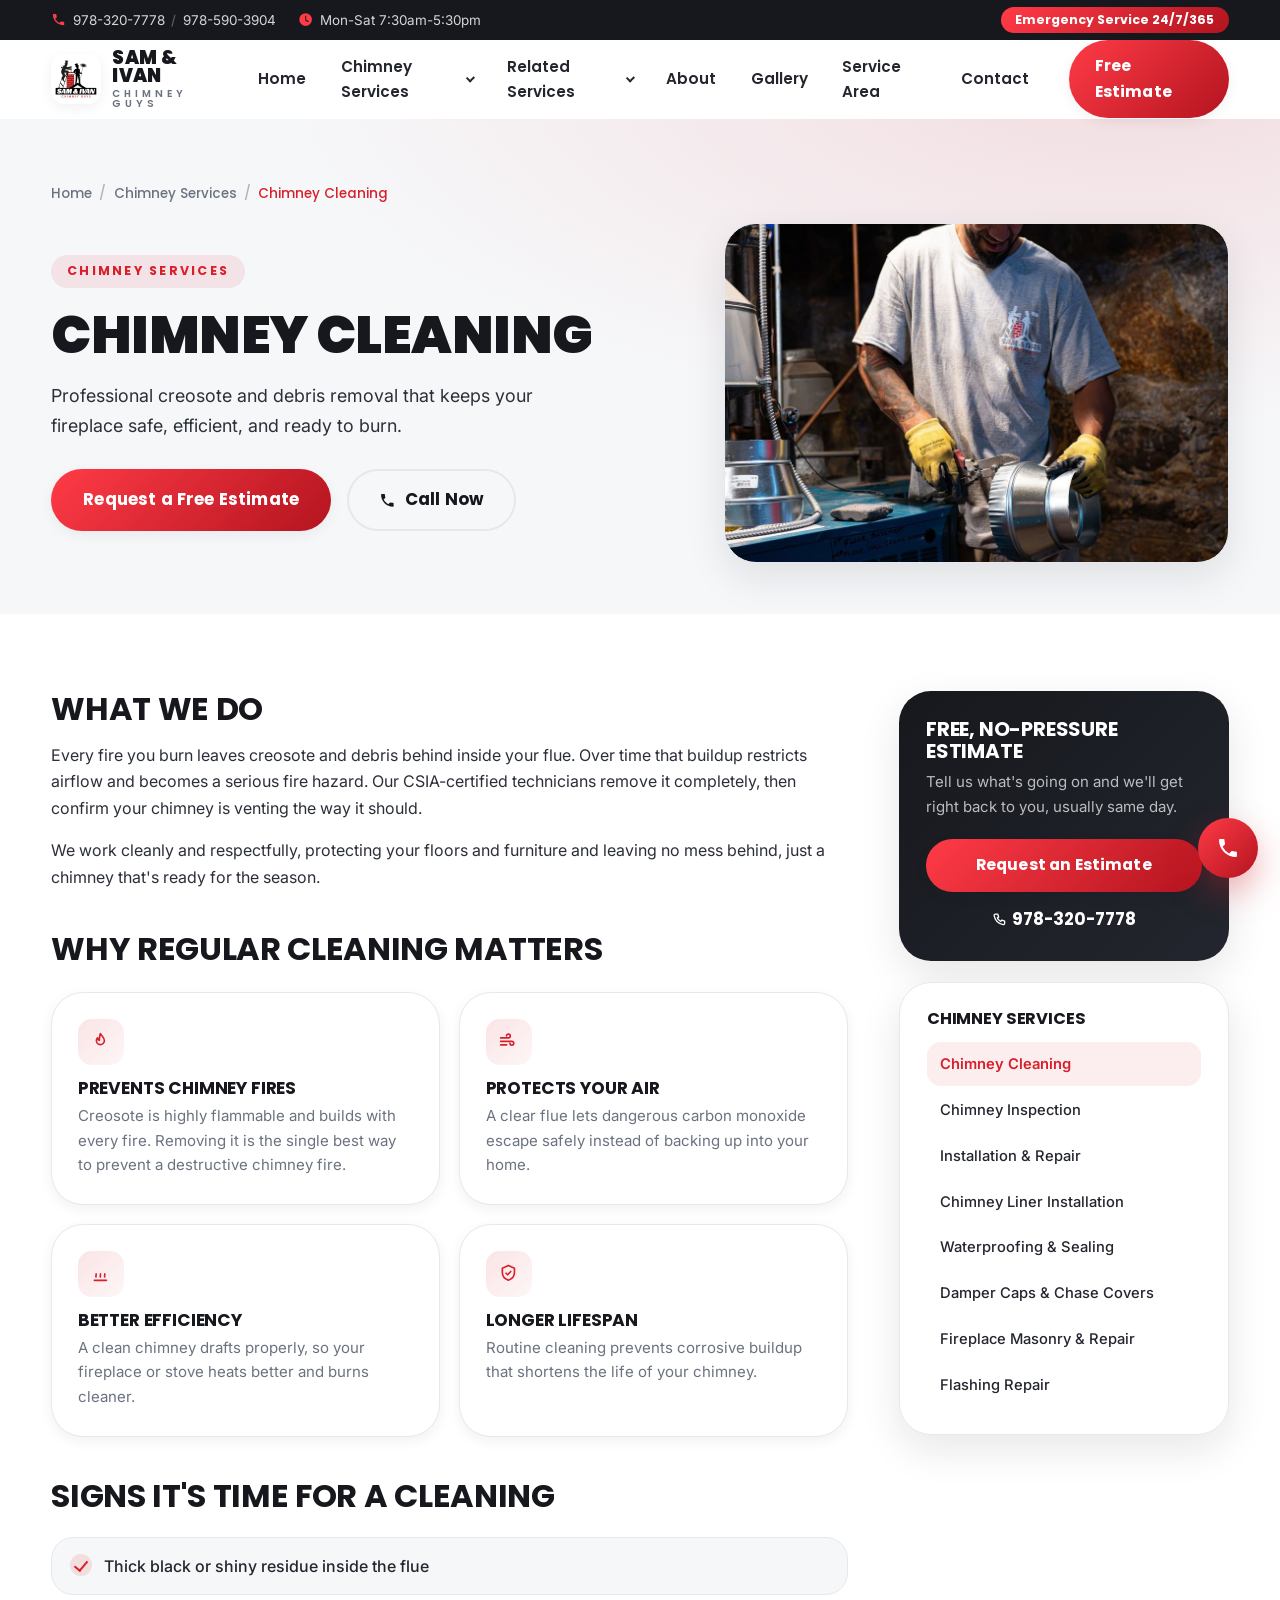
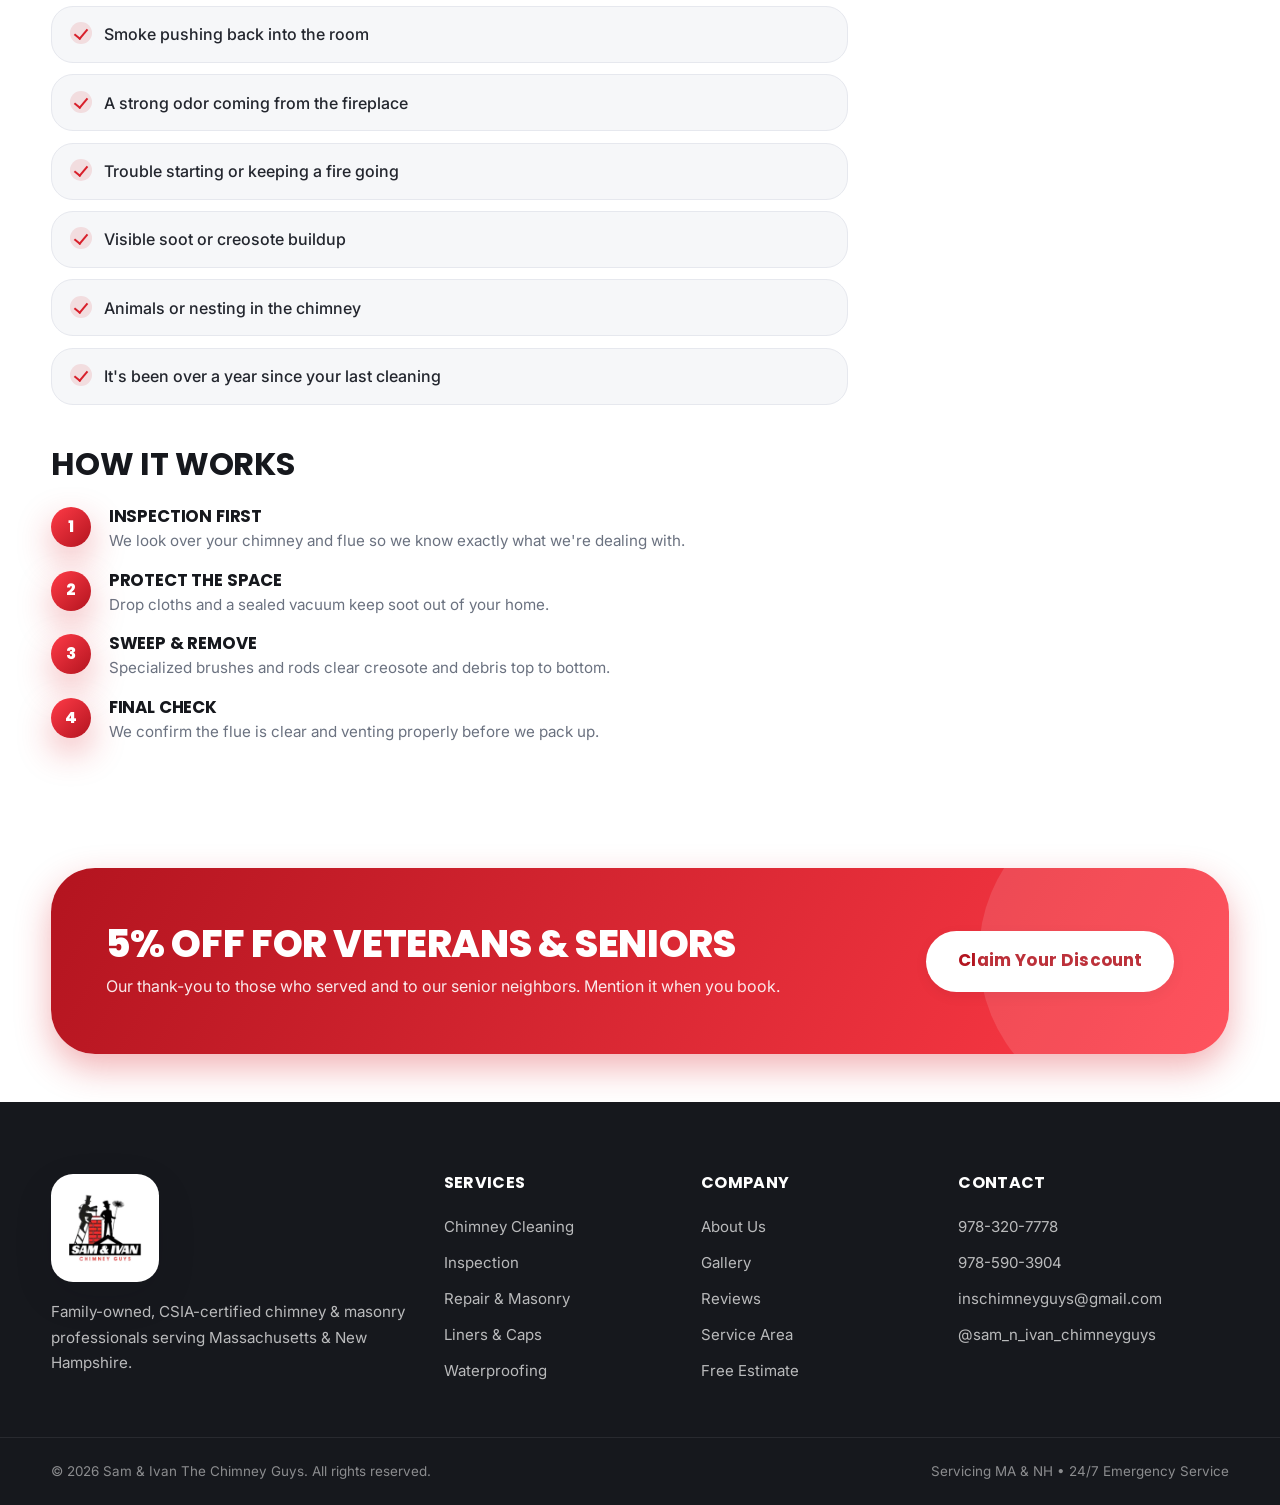
<file: services/chimney-cleaning.html>
<!DOCTYPE html>
<html lang="en">
<head>
  <meta charset="UTF-8" />
  <meta name="viewport" content="width=device-width, initial-scale=1.0" />
  <title>Chimney Cleaning | Sam &amp; Ivan The Chimney Guys — MA &amp; NH</title>
  <meta name="description" content="Professional creosote and debris removal that keeps your fireplace safe, efficient, and ready to burn. Sam & Ivan The Chimney Guys, CSIA-certified and serving Massachusetts & New Hampshire. Free estimates, 24/7 emergency service." />
  <link rel="preconnect" href="https://fonts.googleapis.com" />
  <link rel="preconnect" href="https://fonts.gstatic.com" crossorigin />
  <link href="https://fonts.googleapis.com/css2?family=Poppins:wght@400;500;600;700;800;900&family=Inter:wght@400;500;600;700&display=swap" rel="stylesheet" />
  <link rel="stylesheet" href="../styles.css?v=7" />
</head>
<body>

  <svg class="svg-sprite" aria-hidden="true" focusable="false" xmlns="http://www.w3.org/2000/svg"><defs>
    <symbol id="i-fire" viewBox="0 0 24 24"><path d="M12 3c1.6 3 4.6 4.4 4.6 8.2A4.6 4.6 0 0 1 7.4 11c0-1.3.5-2.4 1.3-3.2.1 1.6 1 2.7 2 3C11 8 11 5.6 12 3Z"/></symbol>
    <symbol id="i-air" viewBox="0 0 24 24"><path d="M3 8h9a2.2 2.2 0 1 0-2.2-2.2"/><path d="M3 12h13a2.2 2.2 0 1 1-2.2 2.2"/><path d="M3 16h7"/></symbol>
    <symbol id="i-heat" viewBox="0 0 24 24"><path d="M7 16c-.9-1 .7-2 0-3.4M12 16c-.9-1 .7-2 0-3.4M17 16c-.9-1 .7-2 0-3.4"/><path d="M5 20h14"/></symbol>
    <symbol id="i-shield" viewBox="0 0 24 24"><path d="M12 3l7 3v5c0 4.2-3 7.4-7 8.8C8 18.4 5 15.2 5 11V6z"/><path d="M9.3 11.8l1.8 1.8 3.6-3.8"/></symbol>
    <symbol id="i-search" viewBox="0 0 24 24"><circle cx="10.5" cy="10.5" r="6"/><path d="M15 15l5 5"/></symbol>
    <symbol id="i-home" viewBox="0 0 24 24"><path d="M4 11l8-7 8 7"/><path d="M6 9.5V20h12V9.5"/><path d="M10 20v-5h4v5"/></symbol>
    <symbol id="i-doc" viewBox="0 0 24 24"><path d="M8 4H6a2 2 0 0 0-2 2v12a2 2 0 0 0 2 2h12a2 2 0 0 0 2-2V6a2 2 0 0 0-2-2h-2"/><path d="M9 3h6v3H9z"/><path d="M8.5 13l2.2 2.2L15 11"/></symbol>
    <symbol id="i-brick" viewBox="0 0 24 24"><path d="M3 6h18v12H3z"/><path d="M3 12h18"/><path d="M9 6v6M15 6v6M6 12v6M12 12v6M18 12v6"/></symbol>
    <symbol id="i-cap" viewBox="0 0 24 24"><path d="M6 6h12l1 3H5z"/><path d="M8 9v9h8V9"/></symbol>
    <symbol id="i-wrench" viewBox="0 0 24 24"><path d="M14.7 4.6a4 4 0 0 0-5 5.1L4 15.4V20h4.6l5.7-5.7a4 4 0 0 0 5.1-5l-2.7 2.7-2.4-.4-.3-2.3z"/></symbol>
    <symbol id="i-build" viewBox="0 0 24 24"><path d="M3 18h18"/><path d="M5 16c0-4 3.1-7 7-7s7 3 7 7"/><path d="M10 16V9h4v7"/></symbol>
    <symbol id="i-flask" viewBox="0 0 24 24"><path d="M9 3h6"/><path d="M10 3v6l-4.6 7.4A2 2 0 0 0 7.1 20h9.8a2 2 0 0 0 1.7-3.1L14 9V3"/><path d="M7.7 15h8.6"/></symbol>
    <symbol id="i-check" viewBox="0 0 24 24"><circle cx="12" cy="12" r="9"/><path d="M8 12l3 3 5-6"/></symbol>
    <symbol id="i-drop" viewBox="0 0 24 24"><path d="M12 3.5c3 3.9 6 6.6 6 10.1a6 6 0 0 1-12 0c0-3.5 3-6.2 6-10.1z"/></symbol>
    <symbol id="i-snow" viewBox="0 0 24 24"><path d="M12 2v20M2.5 7l19 10M21.5 7l-19 10"/></symbol>
    <symbol id="i-money" viewBox="0 0 24 24"><path d="M3 7h18v10H3z"/><circle cx="12" cy="12" r="2.2"/><path d="M6.5 9v6M17.5 9v6"/></symbol>
    <symbol id="i-rain" viewBox="0 0 24 24"><path d="M7 14a4 4 0 0 1 .4-8 5 5 0 0 1 9.4 1.4A3.6 3.6 0 0 1 16.5 14H7z"/><path d="M8 17l-1 2.5M12 17l-1 2.5M16 17l-1 2.5"/></symbol>
    <symbol id="i-paw" viewBox="0 0 24 24"><ellipse cx="8" cy="8.5" rx="1.5" ry="2"/><ellipse cx="12" cy="7" rx="1.6" ry="2.1"/><ellipse cx="16" cy="8.5" rx="1.5" ry="2"/><path d="M8.4 13.2a3.6 3.6 0 0 1 7.2 0c0 2-1.7 3.3-3.6 3.3s-3.6-1.3-3.6-3.3z"/></symbol>
    <symbol id="i-leaf" viewBox="0 0 24 24"><path d="M4 20c-.5-8 5.5-14 16-14 .5 10-5.5 15.5-16 14z"/><path d="M5 19c4-6 8-8.5 12-9.5"/></symbol>
    <symbol id="i-column" viewBox="0 0 24 24"><path d="M4 20h16"/><path d="M4 9h16"/><path d="M12 3l8 6H4z"/><path d="M7 9v11M12 9v11M17 9v11"/></symbol>
    <symbol id="i-sparkle" viewBox="0 0 24 24"><path d="M11 3l1.7 4.6L17 9l-4.3 1.4L11 15l-1.7-4.6L5 9l4.3-1.4z"/><path d="M18 14l.8 2.2L21 17l-2.2.8L18 20l-.8-2.2L15 17l2.2-.8z"/></symbol>
    <symbol id="i-log" viewBox="0 0 24 24"><path d="M6 7h9a5 5 0 0 1 0 10H6a5 5 0 0 1 0-10z"/><path d="M15 7a5 5 0 0 1 0 10M15 9.5a2.5 2.5 0 0 1 0 5"/></symbol>
    <symbol id="i-brush" viewBox="0 0 24 24"><path d="M4 5h12v4H4z"/><path d="M16 6h2a1.5 1.5 0 0 1 1.5 1.5v2A1.5 1.5 0 0 1 18 11h-6a1.5 1.5 0 0 0-1.5 1.5V14"/><path d="M9.5 14h3v7h-3z"/></symbol>
    <symbol id="i-mold" viewBox="0 0 24 24"><path d="M4 12a8 8 0 0 1 16 0z"/><path d="M10 12v3.5a2 2 0 0 0 4 0V12"/></symbol>
    <symbol id="i-grain" viewBox="0 0 24 24"><path d="M12 21V8"/><path d="M12 12c-2.4-.6-3.6-2.4-3-4.8 2.4.6 3.6 2.4 3 4.8z"/><path d="M12 12c2.4-.6 3.6-2.4 3-4.8-2.4.6-3.6 2.4-3 4.8z"/><path d="M12 17c-2.4-.6-3.6-2.4-3-4.8 2.4.6 3.6 2.4 3 4.8z"/><path d="M12 17c2.4-.6 3.6-2.4 3-4.8-2.4.6-3.6 2.4-3 4.8z"/></symbol>
    <symbol id="i-stone" viewBox="0 0 24 24"><path d="M3 18l5.5-8.5 3.5 4.5 3-5L21 18z"/></symbol>
    <symbol id="i-phone" viewBox="0 0 24 24"><path d="M6.5 3h3l1.5 4-2 1.5a11 11 0 0 0 5 5l1.5-2 4 1.5v3a2 2 0 0 1-2.2 2A16 16 0 0 1 4.5 5.2 2 2 0 0 1 6.5 3z"/></symbol>
    <symbol id="i-mail" viewBox="0 0 24 24"><path d="M3 6h18v12H3z"/><path d="M3 7l9 6 9-6"/></symbol>
    <symbol id="i-clock" viewBox="0 0 24 24"><circle cx="12" cy="12" r="9"/><path d="M12 7v5.2l3.2 2"/></symbol>
    <symbol id="i-camera" viewBox="0 0 24 24"><path d="M4 8h3l1.4-2h7L17 8h3v11H4z"/><circle cx="12" cy="12.5" r="3"/></symbol>
  </defs></svg>

  <div class="topbar" id="topbar">
    <div class="container topbar__inner">
      <div class="topbar__left">
        <span class="topbar__item"><svg viewBox="0 0 24 24" class="ico"><path d="M6.6 10.8a15.5 15.5 0 006.6 6.6l2.2-2.2a1 1 0 011-.24 11.3 11.3 0 003.5.56 1 1 0 011 1V20a1 1 0 01-1 1A17 17 0 013 4a1 1 0 011-1h3.5a1 1 0 011 1 11.3 11.3 0 00.56 3.5 1 1 0 01-.24 1z"/></svg>
          <a href="tel:19783207778">978-320-7778</a> <span class="topbar__sep">/</span> <a href="tel:19785903904">978-590-3904</a>
        </span>
        <span class="topbar__item topbar__hide"><svg viewBox="0 0 24 24" class="ico"><path d="M12 2a10 10 0 100 20 10 10 0 000-20zm1 10.4l4 2.3-.8 1.3-4.7-2.7V6h1.5z"/></svg>Mon-Sat 7:30am-5:30pm</span>
      </div>
      <div class="topbar__right">
        <span class="topbar__badge">Emergency Service 24/7/365</span>
      </div>
    </div>
  </div>

  <header class="header" id="header">
    <div class="container header__inner">
      <a href="../index.html#home" class="brand" aria-label="Sam and Ivan The Chimney Guys home">
        <img src="../images/logo-badge.jpg" alt="Sam &amp; Ivan Chimney Guys logo" class="brand__logo" />
        <span class="brand__text">
          <span class="brand__name">SAM &amp; IVAN</span>
          <span class="brand__sub">CHIMNEY GUYS</span>
        </span>
      </a>

      <nav class="nav" id="nav">
        <ul class="nav__list">
          <li><a href="../index.html#home" class="nav__link">Home</a></li>
          <li class="has-dropdown">
            <a href="../index.html#services" class="nav__link">Chimney Services <span class="caret"></span></a>
            <div class="dropdown">
              <a href="chimney-cleaning.html" class="is-current">Chimney Cleaning</a>
              <a href="chimney-inspection.html">Chimney Inspection</a>
              <a href="chimney-installation-repair.html">Installation & Repair</a>
              <a href="chimney-liner-installation.html">Chimney Liner Installation</a>
              <a href="chimney-waterproofing-sealing.html">Waterproofing & Sealing</a>
              <a href="damper-caps-chase-covers.html">Damper Caps & Chase Covers</a>
              <a href="fireplace-masonry-repair.html">Fireplace Masonry & Repair</a>
              <a href="flashing-repair.html">Flashing Repair</a>
            </div>
          </li>
          <li class="has-dropdown">
            <a href="../index.html#related" class="nav__link">Related Services <span class="caret"></span></a>
            <div class="dropdown">
              <a href="foundation-waterproofing-repair.html">Foundation Waterproofing & Repair</a>
              <a href="heating-system-liner-services.html">Heating System Liner Services</a>
              <a href="pellet-stove-cleaning-installation.html">Pellet Stove Cleaning & Install</a>
              <a href="stone-wall-repair.html">Stone Wall Repair</a>
              <a href="wood-stove-cleaning-installation.html">Wood Stove Cleaning & Install</a>
            </div>
          </li>
          <li><a href="../index.html#about" class="nav__link">About</a></li>
          <li><a href="../index.html#gallery" class="nav__link">Gallery</a></li>
          <li><a href="../index.html#areas" class="nav__link">Service Area</a></li>
          <li><a href="../index.html#contact" class="nav__link">Contact</a></li>
        </ul>
      </nav>

      <a href="../index.html#contact" class="btn btn--primary header__cta">Free Estimate</a>

      <button class="hamburger" id="hamburger" aria-label="Open menu" aria-expanded="false">
        <span></span><span></span><span></span>
      </button>
    </div>
  </header>

  <div class="mobile-menu" id="mobileMenu">
    <a href="../index.html#home">Home</a>
    <a href="../index.html#services">Chimney Services</a>
    <a href="../index.html#related">Related Services</a>
    <a href="../index.html#about">About</a>
    <a href="../index.html#gallery">Gallery</a>
    <a href="../index.html#areas">Service Area</a>
    <a href="../index.html#contact">Contact</a>
    <a href="tel:19783207778" class="mobile-menu__call">Call 978-320-7778</a>
  </div>

  <main>
    <section class="service-hero">
      <div class="container">
        <div class="breadcrumb">
          <a href="../index.html#home">Home</a><span class="sep">/</span>
          <a href="../index.html#services">Chimney Services</a><span class="sep">/</span>
          <span class="current">Chimney Cleaning</span>
        </div>
        <div class="service-hero__grid">
          <div class="reveal">
            <span class="eyebrow">Chimney Services</span>
            <h1>Chimney Cleaning</h1>
            <p class="service-hero__lead">Professional creosote and debris removal that keeps your fireplace safe, efficient, and ready to burn.</p>
            <div class="hero__actions">
              <a href="../index.html#contact" class="btn btn--primary btn--lg">Request a Free Estimate</a>
              <a href="tel:19783207778" class="btn btn--ghost btn--lg">
                <svg viewBox="0 0 24 24" class="ico"><path d="M6.6 10.8a15.5 15.5 0 006.6 6.6l2.2-2.2a1 1 0 011-.24 11.3 11.3 0 003.5.56 1 1 0 011 1V20a1 1 0 01-1 1A17 17 0 013 4a1 1 0 011-1h3.5a1 1 0 011 1 11.3 11.3 0 00.56 3.5 1 1 0 01-.24 1z"/></svg>
                Call Now
              </a>
            </div>
          </div>
          <div class="service-hero__img image-frame reveal" data-photo="Chimney cleaning in progress"
               style="background-image:url('../images/svc-chimney-cleaning.jpg'); background-size:cover; background-position:center;">
          </div>
        </div>
      </div>
    </section>

    <section class="service-body">
      <div class="container service-layout">
        <div class="service-main">
          <h2>What we do</h2>
          <p>Every fire you burn leaves creosote and debris behind inside your flue. Over time that buildup restricts airflow and becomes a serious fire hazard. Our CSIA-certified technicians remove it completely, then confirm your chimney is venting the way it should.</p>
          <p>We work cleanly and respectfully, protecting your floors and furniture and leaving no mess behind, just a chimney that's ready for the season.</p>

          <h2>Why regular cleaning matters</h2>
          <div class="feature-cards">
          <article class="feature-card reveal">
            <div class="ico-badge"><svg class="ico-svg"><use href="#i-fire"></use></svg></div>
            <h3>Prevents chimney fires</h3>
            <p>Creosote is highly flammable and builds with every fire. Removing it is the single best way to prevent a destructive chimney fire.</p>
          </article>
          <article class="feature-card reveal">
            <div class="ico-badge"><svg class="ico-svg"><use href="#i-air"></use></svg></div>
            <h3>Protects your air</h3>
            <p>A clear flue lets dangerous carbon monoxide escape safely instead of backing up into your home.</p>
          </article>
          <article class="feature-card reveal">
            <div class="ico-badge"><svg class="ico-svg"><use href="#i-heat"></use></svg></div>
            <h3>Better efficiency</h3>
            <p>A clean chimney drafts properly, so your fireplace or stove heats better and burns cleaner.</p>
          </article>
          <article class="feature-card reveal">
            <div class="ico-badge"><svg class="ico-svg"><use href="#i-shield"></use></svg></div>
            <h3>Longer lifespan</h3>
            <p>Routine cleaning prevents corrosive buildup that shortens the life of your chimney.</p>
          </article>
          </div>

          <h2>Signs it's time for a cleaning</h2>
          <ul class="signs-list">
          <li><span class="check"></span> Thick black or shiny residue inside the flue</li>
          <li><span class="check"></span> Smoke pushing back into the room</li>
          <li><span class="check"></span> A strong odor coming from the fireplace</li>
          <li><span class="check"></span> Trouble starting or keeping a fire going</li>
          <li><span class="check"></span> Visible soot or creosote buildup</li>
          <li><span class="check"></span> Animals or nesting in the chimney</li>
          <li><span class="check"></span> It's been over a year since your last cleaning</li>
          </ul>

          <h2>How it works</h2>
          <div class="steps">
          <div class="step reveal">
            <h3>Inspection first</h3>
            <p>We look over your chimney and flue so we know exactly what we're dealing with.</p>
          </div>
          <div class="step reveal">
            <h3>Protect the space</h3>
            <p>Drop cloths and a sealed vacuum keep soot out of your home.</p>
          </div>
          <div class="step reveal">
            <h3>Sweep & remove</h3>
            <p>Specialized brushes and rods clear creosote and debris top to bottom.</p>
          </div>
          <div class="step reveal">
            <h3>Final check</h3>
            <p>We confirm the flue is clear and venting properly before we pack up.</p>
          </div>
          </div>
        </div>

        <aside class="service-aside">
          <div class="aside-card aside-card--cta">
            <h3>Free, no-pressure estimate</h3>
            <p>Tell us what's going on and we'll get right back to you, usually same day.</p>
            <a href="../index.html#contact" class="btn btn--primary">Request an Estimate</a>
            <a href="tel:19783207778" class="aside-phone"><svg class="ico-svg"><use href="#i-phone"></use></svg> 978-320-7778</a>
          </div>
          <div class="aside-card aside-card--links">
            <h3>Chimney Services</h3>
            <nav class="aside-links">
          <a href="chimney-cleaning.html" class="is-current">Chimney Cleaning</a>
          <a href="chimney-inspection.html">Chimney Inspection</a>
          <a href="chimney-installation-repair.html">Installation & Repair</a>
          <a href="chimney-liner-installation.html">Chimney Liner Installation</a>
          <a href="chimney-waterproofing-sealing.html">Waterproofing & Sealing</a>
          <a href="damper-caps-chase-covers.html">Damper Caps & Chase Covers</a>
          <a href="fireplace-masonry-repair.html">Fireplace Masonry & Repair</a>
          <a href="flashing-repair.html">Flashing Repair</a>
            </nav>
          </div>
        </aside>
      </div>
    </section>

    <section class="offer">
      <div class="container offer__inner reveal">
        <div class="offer__text">
          <h2>5% off for Veterans &amp; Seniors</h2>
          <p>Our thank-you to those who served and to our senior neighbors. Mention it when you book.</p>
        </div>
        <a href="../index.html#contact" class="btn btn--light btn--lg">Claim Your Discount</a>
      </div>
    </section>
  </main>

  <footer class="footer">
    <div class="container footer__grid">
      <div class="footer__brand">
        <div class="footer__logo-tile">
          <img src="../images/logo-badge.jpg" alt="Sam &amp; Ivan Chimney Guys logo" />
        </div>
        <p>Family-owned, CSIA-certified chimney &amp; masonry professionals serving Massachusetts &amp; New Hampshire.</p>
      </div>
      <div class="footer__col">
        <h4>Services</h4>
        <a href="chimney-cleaning.html">Chimney Cleaning</a>
        <a href="chimney-inspection.html">Inspection</a>
        <a href="fireplace-masonry-repair.html">Repair &amp; Masonry</a>
        <a href="chimney-liner-installation.html">Liners &amp; Caps</a>
        <a href="chimney-waterproofing-sealing.html">Waterproofing</a>
      </div>
      <div class="footer__col">
        <h4>Company</h4>
        <a href="../index.html#about">About Us</a>
        <a href="../index.html#gallery">Gallery</a>
        <a href="../index.html#reviews">Reviews</a>
        <a href="../index.html#areas">Service Area</a>
        <a href="../index.html#contact">Free Estimate</a>
      </div>
      <div class="footer__col">
        <h4>Contact</h4>
        <a href="tel:19783207778">978-320-7778</a>
        <a href="tel:19785903904">978-590-3904</a>
        <a href="mailto:inschimneyguys@gmail.com">inschimneyguys@gmail.com</a>
        <a href="https://instagram.com/sam_n_ivan_chimneyguys" target="_blank" rel="noopener">@sam_n_ivan_chimneyguys</a>
      </div>
    </div>
    <div class="footer__bar">
      <div class="container footer__bar-inner">
        <span>© <span id="year"></span> Sam &amp; Ivan The Chimney Guys. All rights reserved.</span>
        <span>Servicing MA &amp; NH • 24/7 Emergency Service</span>
      </div>
    </div>
  </footer>

  <a href="tel:19783207778" class="fab" aria-label="Call Sam and Ivan">
    <svg viewBox="0 0 24 24" class="ico"><path d="M6.6 10.8a15.5 15.5 0 006.6 6.6l2.2-2.2a1 1 0 011-.24 11.3 11.3 0 003.5.56 1 1 0 011 1V20a1 1 0 01-1 1A17 17 0 013 4a1 1 0 011-1h3.5a1 1 0 011 1 11.3 11.3 0 00.56 3.5 1 1 0 01-.24 1z"/></svg>
  </a>

  <script src="../script.js?v=7"></script>
</body>
</html>
</file>
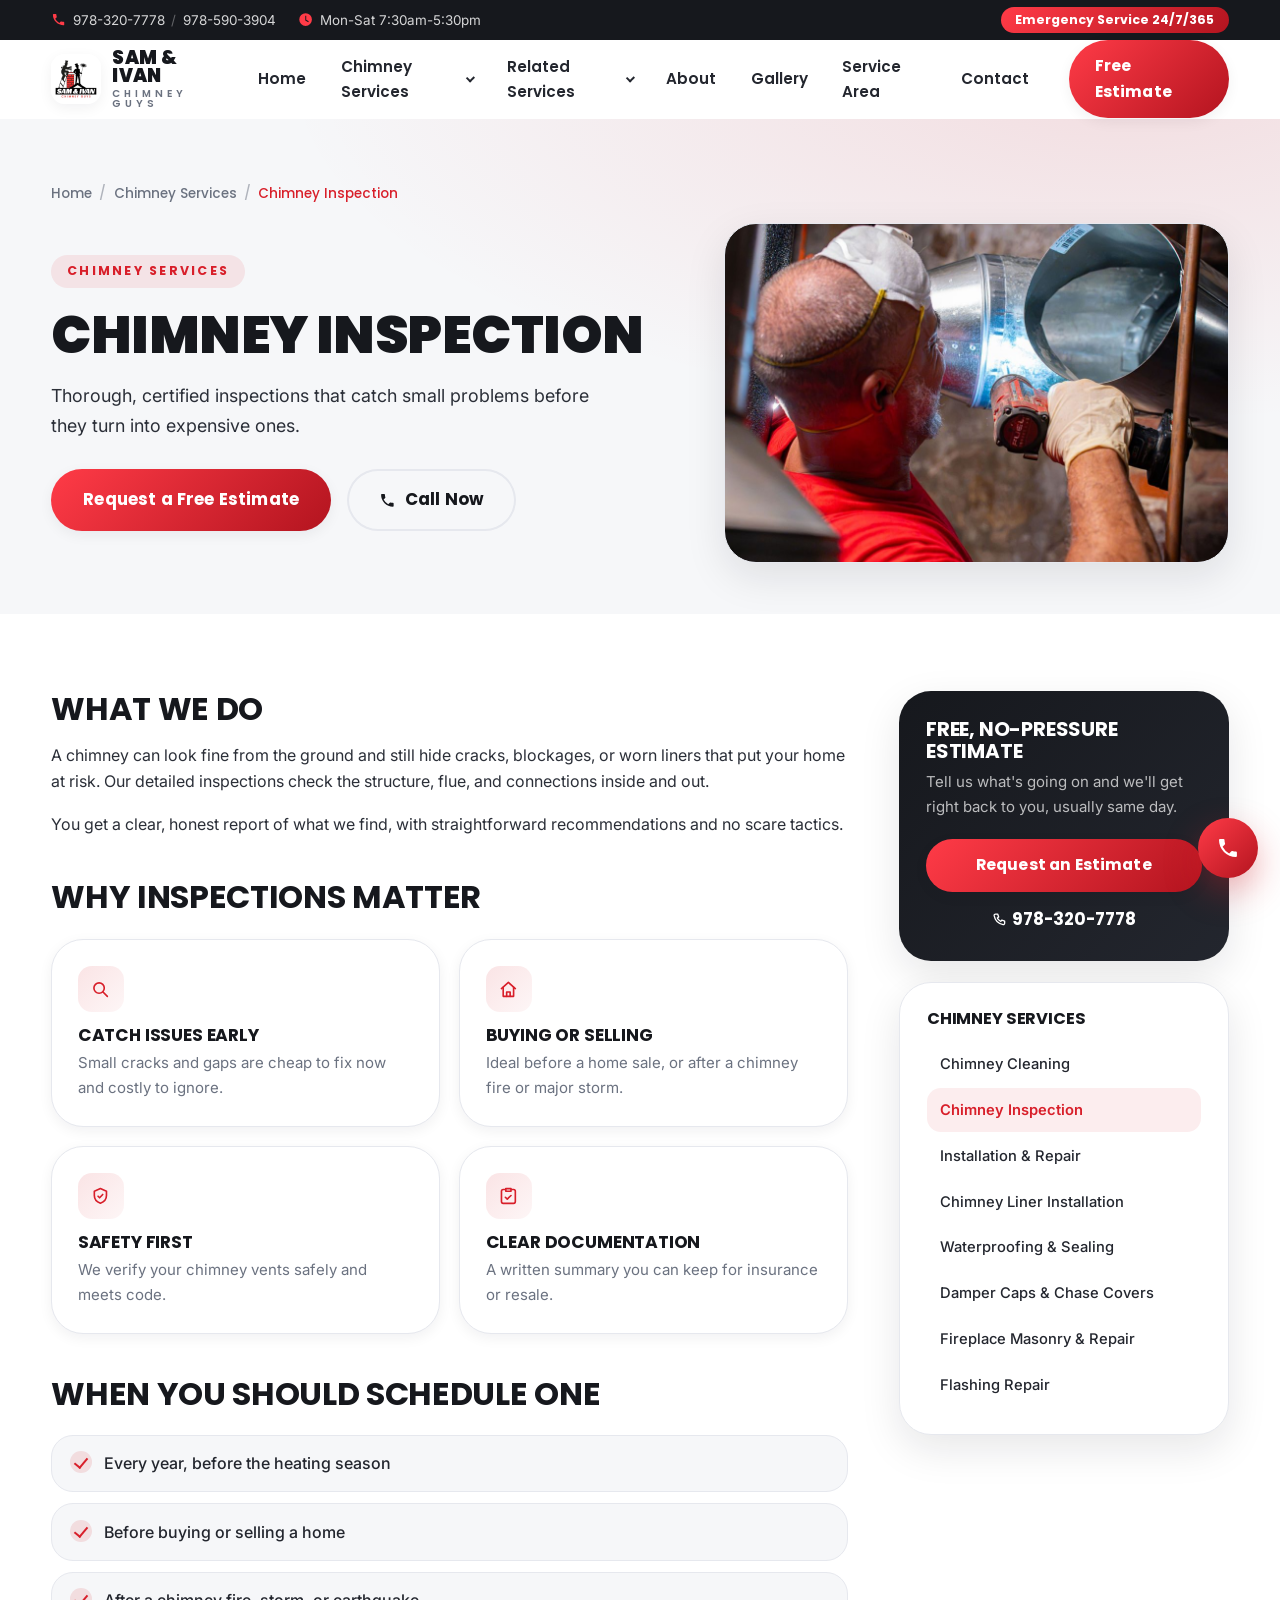
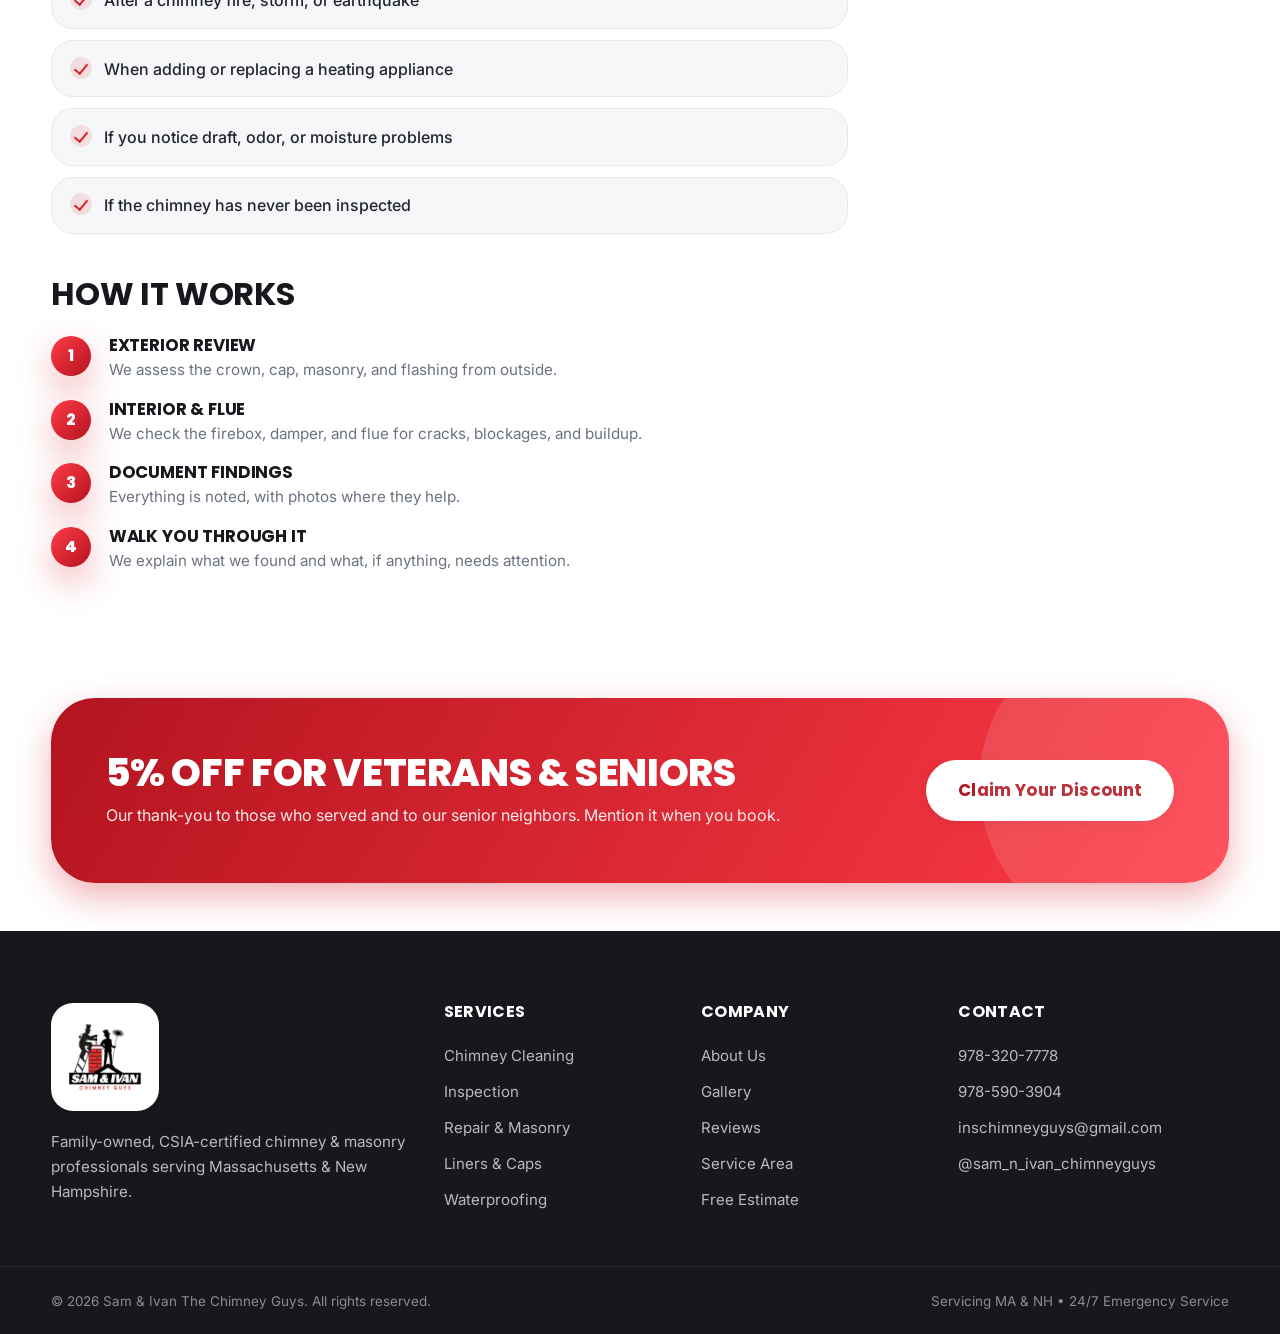
<file: services/chimney-inspection.html>
<!DOCTYPE html>
<html lang="en">
<head>
  <meta charset="UTF-8" />
  <meta name="viewport" content="width=device-width, initial-scale=1.0" />
  <title>Chimney Inspection | Sam &amp; Ivan The Chimney Guys — MA &amp; NH</title>
  <meta name="description" content="Thorough, certified inspections that catch small problems before they turn into expensive ones. Sam & Ivan The Chimney Guys, CSIA-certified and serving Massachusetts & New Hampshire. Free estimates, 24/7 emergency service." />
  <link rel="preconnect" href="https://fonts.googleapis.com" />
  <link rel="preconnect" href="https://fonts.gstatic.com" crossorigin />
  <link href="https://fonts.googleapis.com/css2?family=Poppins:wght@400;500;600;700;800;900&family=Inter:wght@400;500;600;700&display=swap" rel="stylesheet" />
  <link rel="stylesheet" href="../styles.css?v=7" />
</head>
<body>

  <svg class="svg-sprite" aria-hidden="true" focusable="false" xmlns="http://www.w3.org/2000/svg"><defs>
    <symbol id="i-fire" viewBox="0 0 24 24"><path d="M12 3c1.6 3 4.6 4.4 4.6 8.2A4.6 4.6 0 0 1 7.4 11c0-1.3.5-2.4 1.3-3.2.1 1.6 1 2.7 2 3C11 8 11 5.6 12 3Z"/></symbol>
    <symbol id="i-air" viewBox="0 0 24 24"><path d="M3 8h9a2.2 2.2 0 1 0-2.2-2.2"/><path d="M3 12h13a2.2 2.2 0 1 1-2.2 2.2"/><path d="M3 16h7"/></symbol>
    <symbol id="i-heat" viewBox="0 0 24 24"><path d="M7 16c-.9-1 .7-2 0-3.4M12 16c-.9-1 .7-2 0-3.4M17 16c-.9-1 .7-2 0-3.4"/><path d="M5 20h14"/></symbol>
    <symbol id="i-shield" viewBox="0 0 24 24"><path d="M12 3l7 3v5c0 4.2-3 7.4-7 8.8C8 18.4 5 15.2 5 11V6z"/><path d="M9.3 11.8l1.8 1.8 3.6-3.8"/></symbol>
    <symbol id="i-search" viewBox="0 0 24 24"><circle cx="10.5" cy="10.5" r="6"/><path d="M15 15l5 5"/></symbol>
    <symbol id="i-home" viewBox="0 0 24 24"><path d="M4 11l8-7 8 7"/><path d="M6 9.5V20h12V9.5"/><path d="M10 20v-5h4v5"/></symbol>
    <symbol id="i-doc" viewBox="0 0 24 24"><path d="M8 4H6a2 2 0 0 0-2 2v12a2 2 0 0 0 2 2h12a2 2 0 0 0 2-2V6a2 2 0 0 0-2-2h-2"/><path d="M9 3h6v3H9z"/><path d="M8.5 13l2.2 2.2L15 11"/></symbol>
    <symbol id="i-brick" viewBox="0 0 24 24"><path d="M3 6h18v12H3z"/><path d="M3 12h18"/><path d="M9 6v6M15 6v6M6 12v6M12 12v6M18 12v6"/></symbol>
    <symbol id="i-cap" viewBox="0 0 24 24"><path d="M6 6h12l1 3H5z"/><path d="M8 9v9h8V9"/></symbol>
    <symbol id="i-wrench" viewBox="0 0 24 24"><path d="M14.7 4.6a4 4 0 0 0-5 5.1L4 15.4V20h4.6l5.7-5.7a4 4 0 0 0 5.1-5l-2.7 2.7-2.4-.4-.3-2.3z"/></symbol>
    <symbol id="i-build" viewBox="0 0 24 24"><path d="M3 18h18"/><path d="M5 16c0-4 3.1-7 7-7s7 3 7 7"/><path d="M10 16V9h4v7"/></symbol>
    <symbol id="i-flask" viewBox="0 0 24 24"><path d="M9 3h6"/><path d="M10 3v6l-4.6 7.4A2 2 0 0 0 7.1 20h9.8a2 2 0 0 0 1.7-3.1L14 9V3"/><path d="M7.7 15h8.6"/></symbol>
    <symbol id="i-check" viewBox="0 0 24 24"><circle cx="12" cy="12" r="9"/><path d="M8 12l3 3 5-6"/></symbol>
    <symbol id="i-drop" viewBox="0 0 24 24"><path d="M12 3.5c3 3.9 6 6.6 6 10.1a6 6 0 0 1-12 0c0-3.5 3-6.2 6-10.1z"/></symbol>
    <symbol id="i-snow" viewBox="0 0 24 24"><path d="M12 2v20M2.5 7l19 10M21.5 7l-19 10"/></symbol>
    <symbol id="i-money" viewBox="0 0 24 24"><path d="M3 7h18v10H3z"/><circle cx="12" cy="12" r="2.2"/><path d="M6.5 9v6M17.5 9v6"/></symbol>
    <symbol id="i-rain" viewBox="0 0 24 24"><path d="M7 14a4 4 0 0 1 .4-8 5 5 0 0 1 9.4 1.4A3.6 3.6 0 0 1 16.5 14H7z"/><path d="M8 17l-1 2.5M12 17l-1 2.5M16 17l-1 2.5"/></symbol>
    <symbol id="i-paw" viewBox="0 0 24 24"><ellipse cx="8" cy="8.5" rx="1.5" ry="2"/><ellipse cx="12" cy="7" rx="1.6" ry="2.1"/><ellipse cx="16" cy="8.5" rx="1.5" ry="2"/><path d="M8.4 13.2a3.6 3.6 0 0 1 7.2 0c0 2-1.7 3.3-3.6 3.3s-3.6-1.3-3.6-3.3z"/></symbol>
    <symbol id="i-leaf" viewBox="0 0 24 24"><path d="M4 20c-.5-8 5.5-14 16-14 .5 10-5.5 15.5-16 14z"/><path d="M5 19c4-6 8-8.5 12-9.5"/></symbol>
    <symbol id="i-column" viewBox="0 0 24 24"><path d="M4 20h16"/><path d="M4 9h16"/><path d="M12 3l8 6H4z"/><path d="M7 9v11M12 9v11M17 9v11"/></symbol>
    <symbol id="i-sparkle" viewBox="0 0 24 24"><path d="M11 3l1.7 4.6L17 9l-4.3 1.4L11 15l-1.7-4.6L5 9l4.3-1.4z"/><path d="M18 14l.8 2.2L21 17l-2.2.8L18 20l-.8-2.2L15 17l2.2-.8z"/></symbol>
    <symbol id="i-log" viewBox="0 0 24 24"><path d="M6 7h9a5 5 0 0 1 0 10H6a5 5 0 0 1 0-10z"/><path d="M15 7a5 5 0 0 1 0 10M15 9.5a2.5 2.5 0 0 1 0 5"/></symbol>
    <symbol id="i-brush" viewBox="0 0 24 24"><path d="M4 5h12v4H4z"/><path d="M16 6h2a1.5 1.5 0 0 1 1.5 1.5v2A1.5 1.5 0 0 1 18 11h-6a1.5 1.5 0 0 0-1.5 1.5V14"/><path d="M9.5 14h3v7h-3z"/></symbol>
    <symbol id="i-mold" viewBox="0 0 24 24"><path d="M4 12a8 8 0 0 1 16 0z"/><path d="M10 12v3.5a2 2 0 0 0 4 0V12"/></symbol>
    <symbol id="i-grain" viewBox="0 0 24 24"><path d="M12 21V8"/><path d="M12 12c-2.4-.6-3.6-2.4-3-4.8 2.4.6 3.6 2.4 3 4.8z"/><path d="M12 12c2.4-.6 3.6-2.4 3-4.8-2.4.6-3.6 2.4-3 4.8z"/><path d="M12 17c-2.4-.6-3.6-2.4-3-4.8 2.4.6 3.6 2.4 3 4.8z"/><path d="M12 17c2.4-.6 3.6-2.4 3-4.8-2.4.6-3.6 2.4-3 4.8z"/></symbol>
    <symbol id="i-stone" viewBox="0 0 24 24"><path d="M3 18l5.5-8.5 3.5 4.5 3-5L21 18z"/></symbol>
    <symbol id="i-phone" viewBox="0 0 24 24"><path d="M6.5 3h3l1.5 4-2 1.5a11 11 0 0 0 5 5l1.5-2 4 1.5v3a2 2 0 0 1-2.2 2A16 16 0 0 1 4.5 5.2 2 2 0 0 1 6.5 3z"/></symbol>
    <symbol id="i-mail" viewBox="0 0 24 24"><path d="M3 6h18v12H3z"/><path d="M3 7l9 6 9-6"/></symbol>
    <symbol id="i-clock" viewBox="0 0 24 24"><circle cx="12" cy="12" r="9"/><path d="M12 7v5.2l3.2 2"/></symbol>
    <symbol id="i-camera" viewBox="0 0 24 24"><path d="M4 8h3l1.4-2h7L17 8h3v11H4z"/><circle cx="12" cy="12.5" r="3"/></symbol>
  </defs></svg>

  <div class="topbar" id="topbar">
    <div class="container topbar__inner">
      <div class="topbar__left">
        <span class="topbar__item"><svg viewBox="0 0 24 24" class="ico"><path d="M6.6 10.8a15.5 15.5 0 006.6 6.6l2.2-2.2a1 1 0 011-.24 11.3 11.3 0 003.5.56 1 1 0 011 1V20a1 1 0 01-1 1A17 17 0 013 4a1 1 0 011-1h3.5a1 1 0 011 1 11.3 11.3 0 00.56 3.5 1 1 0 01-.24 1z"/></svg>
          <a href="tel:19783207778">978-320-7778</a> <span class="topbar__sep">/</span> <a href="tel:19785903904">978-590-3904</a>
        </span>
        <span class="topbar__item topbar__hide"><svg viewBox="0 0 24 24" class="ico"><path d="M12 2a10 10 0 100 20 10 10 0 000-20zm1 10.4l4 2.3-.8 1.3-4.7-2.7V6h1.5z"/></svg>Mon-Sat 7:30am-5:30pm</span>
      </div>
      <div class="topbar__right">
        <span class="topbar__badge">Emergency Service 24/7/365</span>
      </div>
    </div>
  </div>

  <header class="header" id="header">
    <div class="container header__inner">
      <a href="../index.html#home" class="brand" aria-label="Sam and Ivan The Chimney Guys home">
        <img src="../images/logo-badge.jpg" alt="Sam &amp; Ivan Chimney Guys logo" class="brand__logo" />
        <span class="brand__text">
          <span class="brand__name">SAM &amp; IVAN</span>
          <span class="brand__sub">CHIMNEY GUYS</span>
        </span>
      </a>

      <nav class="nav" id="nav">
        <ul class="nav__list">
          <li><a href="../index.html#home" class="nav__link">Home</a></li>
          <li class="has-dropdown">
            <a href="../index.html#services" class="nav__link">Chimney Services <span class="caret"></span></a>
            <div class="dropdown">
              <a href="chimney-cleaning.html">Chimney Cleaning</a>
              <a href="chimney-inspection.html" class="is-current">Chimney Inspection</a>
              <a href="chimney-installation-repair.html">Installation & Repair</a>
              <a href="chimney-liner-installation.html">Chimney Liner Installation</a>
              <a href="chimney-waterproofing-sealing.html">Waterproofing & Sealing</a>
              <a href="damper-caps-chase-covers.html">Damper Caps & Chase Covers</a>
              <a href="fireplace-masonry-repair.html">Fireplace Masonry & Repair</a>
              <a href="flashing-repair.html">Flashing Repair</a>
            </div>
          </li>
          <li class="has-dropdown">
            <a href="../index.html#related" class="nav__link">Related Services <span class="caret"></span></a>
            <div class="dropdown">
              <a href="foundation-waterproofing-repair.html">Foundation Waterproofing & Repair</a>
              <a href="heating-system-liner-services.html">Heating System Liner Services</a>
              <a href="pellet-stove-cleaning-installation.html">Pellet Stove Cleaning & Install</a>
              <a href="stone-wall-repair.html">Stone Wall Repair</a>
              <a href="wood-stove-cleaning-installation.html">Wood Stove Cleaning & Install</a>
            </div>
          </li>
          <li><a href="../index.html#about" class="nav__link">About</a></li>
          <li><a href="../index.html#gallery" class="nav__link">Gallery</a></li>
          <li><a href="../index.html#areas" class="nav__link">Service Area</a></li>
          <li><a href="../index.html#contact" class="nav__link">Contact</a></li>
        </ul>
      </nav>

      <a href="../index.html#contact" class="btn btn--primary header__cta">Free Estimate</a>

      <button class="hamburger" id="hamburger" aria-label="Open menu" aria-expanded="false">
        <span></span><span></span><span></span>
      </button>
    </div>
  </header>

  <div class="mobile-menu" id="mobileMenu">
    <a href="../index.html#home">Home</a>
    <a href="../index.html#services">Chimney Services</a>
    <a href="../index.html#related">Related Services</a>
    <a href="../index.html#about">About</a>
    <a href="../index.html#gallery">Gallery</a>
    <a href="../index.html#areas">Service Area</a>
    <a href="../index.html#contact">Contact</a>
    <a href="tel:19783207778" class="mobile-menu__call">Call 978-320-7778</a>
  </div>

  <main>
    <section class="service-hero">
      <div class="container">
        <div class="breadcrumb">
          <a href="../index.html#home">Home</a><span class="sep">/</span>
          <a href="../index.html#services">Chimney Services</a><span class="sep">/</span>
          <span class="current">Chimney Inspection</span>
        </div>
        <div class="service-hero__grid">
          <div class="reveal">
            <span class="eyebrow">Chimney Services</span>
            <h1>Chimney Inspection</h1>
            <p class="service-hero__lead">Thorough, certified inspections that catch small problems before they turn into expensive ones.</p>
            <div class="hero__actions">
              <a href="../index.html#contact" class="btn btn--primary btn--lg">Request a Free Estimate</a>
              <a href="tel:19783207778" class="btn btn--ghost btn--lg">
                <svg viewBox="0 0 24 24" class="ico"><path d="M6.6 10.8a15.5 15.5 0 006.6 6.6l2.2-2.2a1 1 0 011-.24 11.3 11.3 0 003.5.56 1 1 0 011 1V20a1 1 0 01-1 1A17 17 0 013 4a1 1 0 011-1h3.5a1 1 0 011 1 11.3 11.3 0 00.56 3.5 1 1 0 01-.24 1z"/></svg>
                Call Now
              </a>
            </div>
          </div>
          <div class="service-hero__img image-frame reveal" data-photo="Technician inspecting a flue"
               style="background-image:url('../images/svc-chimney-inspection.jpg'); background-size:cover; background-position:center;">
          </div>
        </div>
      </div>
    </section>

    <section class="service-body">
      <div class="container service-layout">
        <div class="service-main">
          <h2>What we do</h2>
          <p>A chimney can look fine from the ground and still hide cracks, blockages, or worn liners that put your home at risk. Our detailed inspections check the structure, flue, and connections inside and out.</p>
          <p>You get a clear, honest report of what we find, with straightforward recommendations and no scare tactics.</p>

          <h2>Why inspections matter</h2>
          <div class="feature-cards">
          <article class="feature-card reveal">
            <div class="ico-badge"><svg class="ico-svg"><use href="#i-search"></use></svg></div>
            <h3>Catch issues early</h3>
            <p>Small cracks and gaps are cheap to fix now and costly to ignore.</p>
          </article>
          <article class="feature-card reveal">
            <div class="ico-badge"><svg class="ico-svg"><use href="#i-home"></use></svg></div>
            <h3>Buying or selling</h3>
            <p>Ideal before a home sale, or after a chimney fire or major storm.</p>
          </article>
          <article class="feature-card reveal">
            <div class="ico-badge"><svg class="ico-svg"><use href="#i-shield"></use></svg></div>
            <h3>Safety first</h3>
            <p>We verify your chimney vents safely and meets code.</p>
          </article>
          <article class="feature-card reveal">
            <div class="ico-badge"><svg class="ico-svg"><use href="#i-doc"></use></svg></div>
            <h3>Clear documentation</h3>
            <p>A written summary you can keep for insurance or resale.</p>
          </article>
          </div>

          <h2>When you should schedule one</h2>
          <ul class="signs-list">
          <li><span class="check"></span> Every year, before the heating season</li>
          <li><span class="check"></span> Before buying or selling a home</li>
          <li><span class="check"></span> After a chimney fire, storm, or earthquake</li>
          <li><span class="check"></span> When adding or replacing a heating appliance</li>
          <li><span class="check"></span> If you notice draft, odor, or moisture problems</li>
          <li><span class="check"></span> If the chimney has never been inspected</li>
          </ul>

          <h2>How it works</h2>
          <div class="steps">
          <div class="step reveal">
            <h3>Exterior review</h3>
            <p>We assess the crown, cap, masonry, and flashing from outside.</p>
          </div>
          <div class="step reveal">
            <h3>Interior & flue</h3>
            <p>We check the firebox, damper, and flue for cracks, blockages, and buildup.</p>
          </div>
          <div class="step reveal">
            <h3>Document findings</h3>
            <p>Everything is noted, with photos where they help.</p>
          </div>
          <div class="step reveal">
            <h3>Walk you through it</h3>
            <p>We explain what we found and what, if anything, needs attention.</p>
          </div>
          </div>
        </div>

        <aside class="service-aside">
          <div class="aside-card aside-card--cta">
            <h3>Free, no-pressure estimate</h3>
            <p>Tell us what's going on and we'll get right back to you, usually same day.</p>
            <a href="../index.html#contact" class="btn btn--primary">Request an Estimate</a>
            <a href="tel:19783207778" class="aside-phone"><svg class="ico-svg"><use href="#i-phone"></use></svg> 978-320-7778</a>
          </div>
          <div class="aside-card aside-card--links">
            <h3>Chimney Services</h3>
            <nav class="aside-links">
          <a href="chimney-cleaning.html">Chimney Cleaning</a>
          <a href="chimney-inspection.html" class="is-current">Chimney Inspection</a>
          <a href="chimney-installation-repair.html">Installation & Repair</a>
          <a href="chimney-liner-installation.html">Chimney Liner Installation</a>
          <a href="chimney-waterproofing-sealing.html">Waterproofing & Sealing</a>
          <a href="damper-caps-chase-covers.html">Damper Caps & Chase Covers</a>
          <a href="fireplace-masonry-repair.html">Fireplace Masonry & Repair</a>
          <a href="flashing-repair.html">Flashing Repair</a>
            </nav>
          </div>
        </aside>
      </div>
    </section>

    <section class="offer">
      <div class="container offer__inner reveal">
        <div class="offer__text">
          <h2>5% off for Veterans &amp; Seniors</h2>
          <p>Our thank-you to those who served and to our senior neighbors. Mention it when you book.</p>
        </div>
        <a href="../index.html#contact" class="btn btn--light btn--lg">Claim Your Discount</a>
      </div>
    </section>
  </main>

  <footer class="footer">
    <div class="container footer__grid">
      <div class="footer__brand">
        <div class="footer__logo-tile">
          <img src="../images/logo-badge.jpg" alt="Sam &amp; Ivan Chimney Guys logo" />
        </div>
        <p>Family-owned, CSIA-certified chimney &amp; masonry professionals serving Massachusetts &amp; New Hampshire.</p>
      </div>
      <div class="footer__col">
        <h4>Services</h4>
        <a href="chimney-cleaning.html">Chimney Cleaning</a>
        <a href="chimney-inspection.html">Inspection</a>
        <a href="fireplace-masonry-repair.html">Repair &amp; Masonry</a>
        <a href="chimney-liner-installation.html">Liners &amp; Caps</a>
        <a href="chimney-waterproofing-sealing.html">Waterproofing</a>
      </div>
      <div class="footer__col">
        <h4>Company</h4>
        <a href="../index.html#about">About Us</a>
        <a href="../index.html#gallery">Gallery</a>
        <a href="../index.html#reviews">Reviews</a>
        <a href="../index.html#areas">Service Area</a>
        <a href="../index.html#contact">Free Estimate</a>
      </div>
      <div class="footer__col">
        <h4>Contact</h4>
        <a href="tel:19783207778">978-320-7778</a>
        <a href="tel:19785903904">978-590-3904</a>
        <a href="mailto:inschimneyguys@gmail.com">inschimneyguys@gmail.com</a>
        <a href="https://instagram.com/sam_n_ivan_chimneyguys" target="_blank" rel="noopener">@sam_n_ivan_chimneyguys</a>
      </div>
    </div>
    <div class="footer__bar">
      <div class="container footer__bar-inner">
        <span>© <span id="year"></span> Sam &amp; Ivan The Chimney Guys. All rights reserved.</span>
        <span>Servicing MA &amp; NH • 24/7 Emergency Service</span>
      </div>
    </div>
  </footer>

  <a href="tel:19783207778" class="fab" aria-label="Call Sam and Ivan">
    <svg viewBox="0 0 24 24" class="ico"><path d="M6.6 10.8a15.5 15.5 0 006.6 6.6l2.2-2.2a1 1 0 011-.24 11.3 11.3 0 003.5.56 1 1 0 011 1V20a1 1 0 01-1 1A17 17 0 013 4a1 1 0 011-1h3.5a1 1 0 011 1 11.3 11.3 0 00.56 3.5 1 1 0 01-.24 1z"/></svg>
  </a>

  <script src="../script.js?v=7"></script>
</body>
</html>
</file>
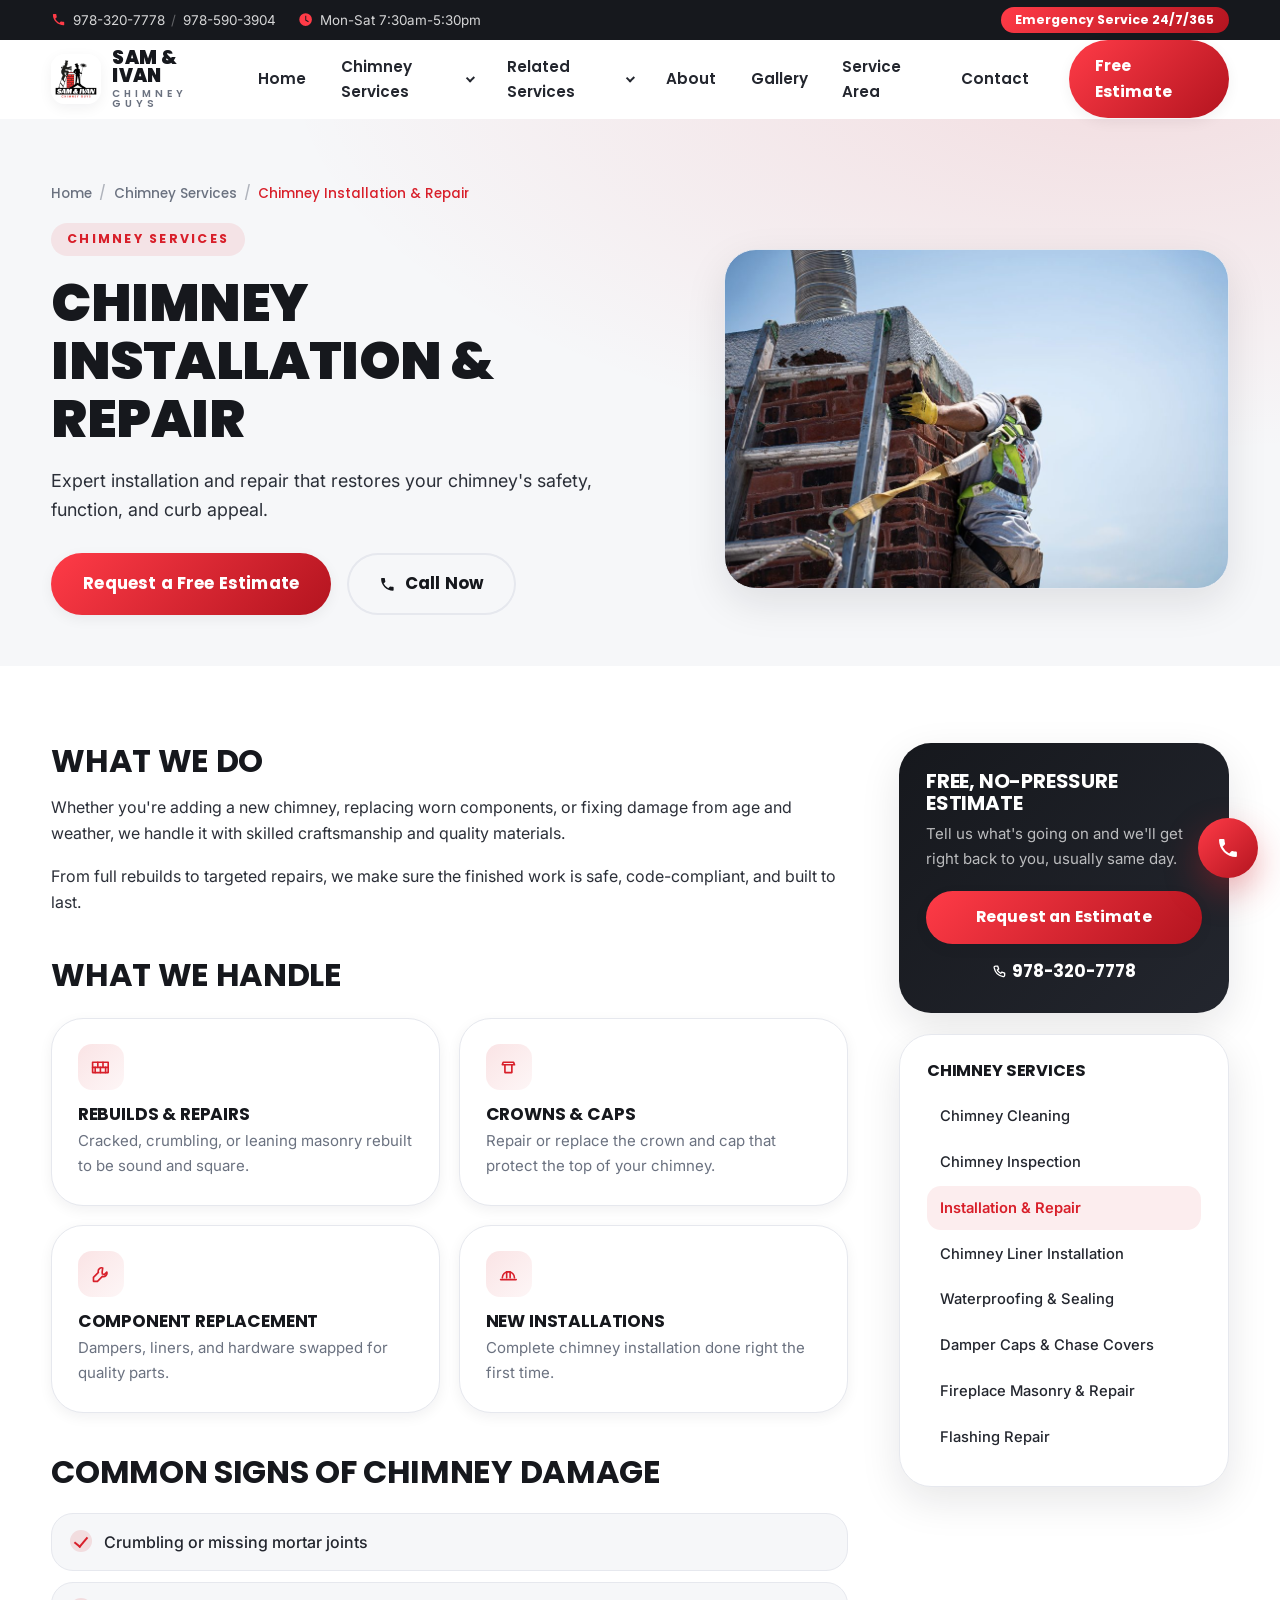
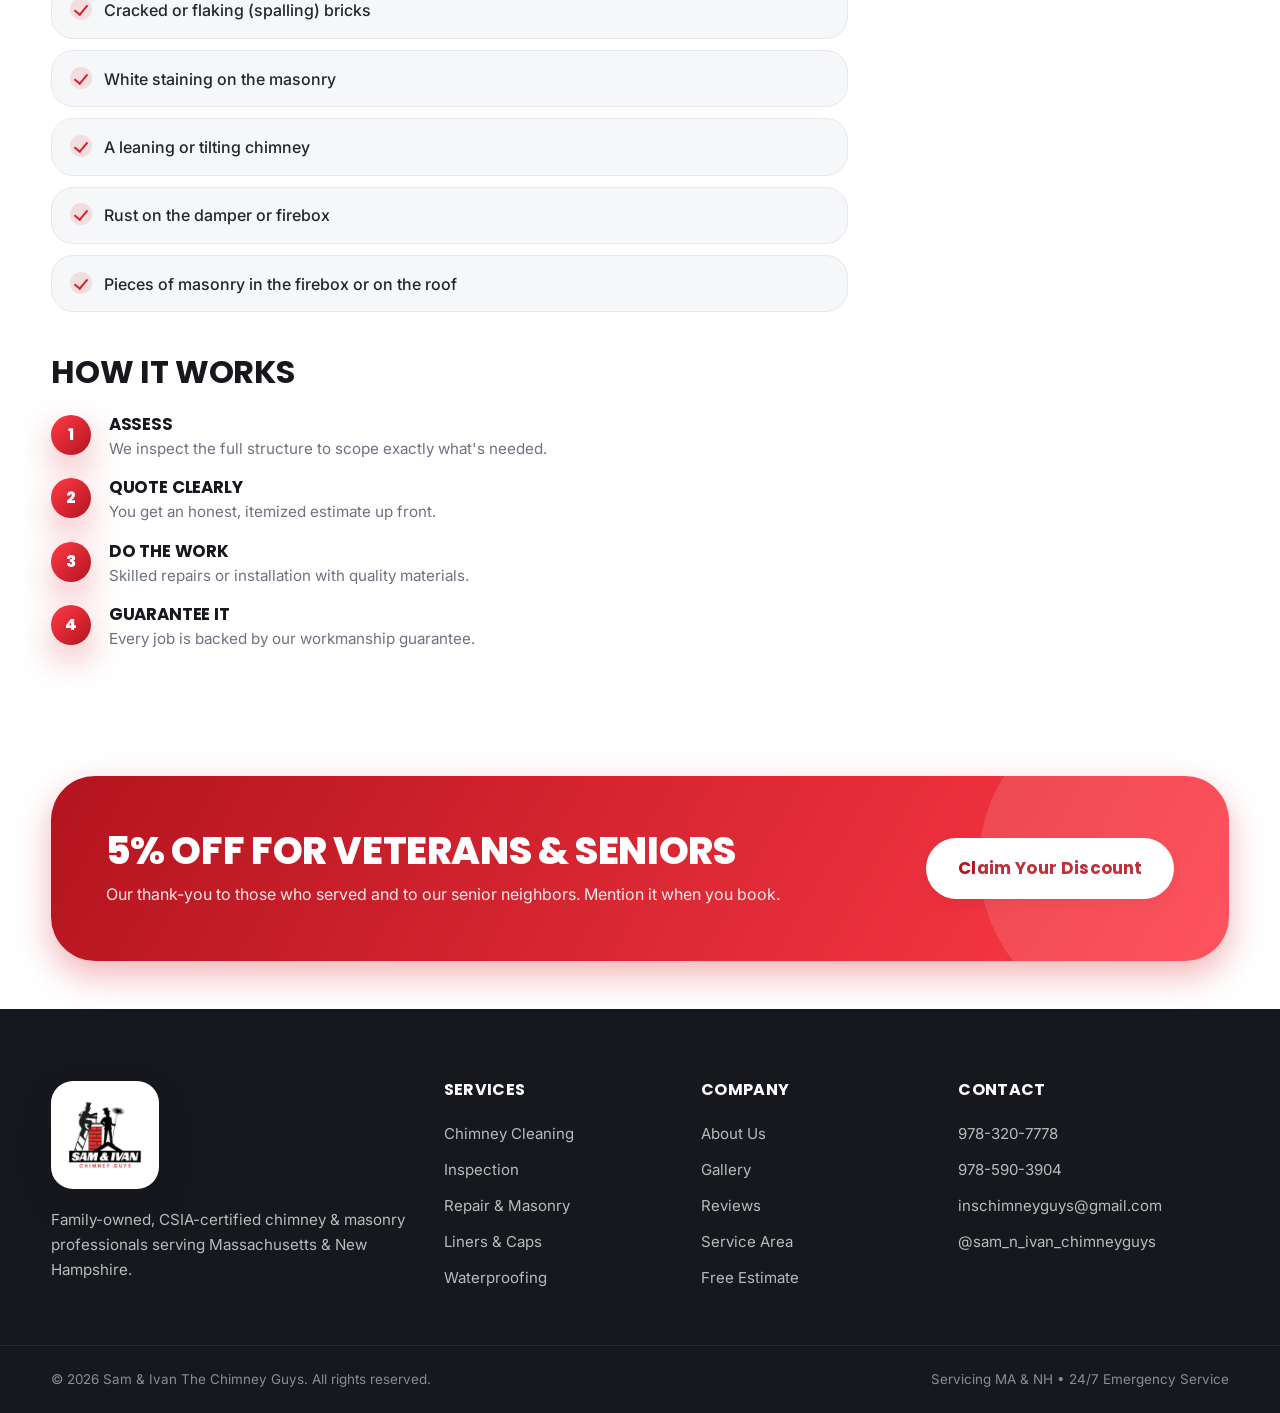
<file: services/chimney-installation-repair.html>
<!DOCTYPE html>
<html lang="en">
<head>
  <meta charset="UTF-8" />
  <meta name="viewport" content="width=device-width, initial-scale=1.0" />
  <title>Chimney Installation & Repair | Sam &amp; Ivan The Chimney Guys — MA &amp; NH</title>
  <meta name="description" content="Expert installation and repair that restores your chimney's safety, function, and curb appeal. Sam & Ivan The Chimney Guys, CSIA-certified and serving Massachusetts & New Hampshire. Free estimates, 24/7 emergency service." />
  <link rel="preconnect" href="https://fonts.googleapis.com" />
  <link rel="preconnect" href="https://fonts.gstatic.com" crossorigin />
  <link href="https://fonts.googleapis.com/css2?family=Poppins:wght@400;500;600;700;800;900&family=Inter:wght@400;500;600;700&display=swap" rel="stylesheet" />
  <link rel="stylesheet" href="../styles.css?v=7" />
</head>
<body>

  <svg class="svg-sprite" aria-hidden="true" focusable="false" xmlns="http://www.w3.org/2000/svg"><defs>
    <symbol id="i-fire" viewBox="0 0 24 24"><path d="M12 3c1.6 3 4.6 4.4 4.6 8.2A4.6 4.6 0 0 1 7.4 11c0-1.3.5-2.4 1.3-3.2.1 1.6 1 2.7 2 3C11 8 11 5.6 12 3Z"/></symbol>
    <symbol id="i-air" viewBox="0 0 24 24"><path d="M3 8h9a2.2 2.2 0 1 0-2.2-2.2"/><path d="M3 12h13a2.2 2.2 0 1 1-2.2 2.2"/><path d="M3 16h7"/></symbol>
    <symbol id="i-heat" viewBox="0 0 24 24"><path d="M7 16c-.9-1 .7-2 0-3.4M12 16c-.9-1 .7-2 0-3.4M17 16c-.9-1 .7-2 0-3.4"/><path d="M5 20h14"/></symbol>
    <symbol id="i-shield" viewBox="0 0 24 24"><path d="M12 3l7 3v5c0 4.2-3 7.4-7 8.8C8 18.4 5 15.2 5 11V6z"/><path d="M9.3 11.8l1.8 1.8 3.6-3.8"/></symbol>
    <symbol id="i-search" viewBox="0 0 24 24"><circle cx="10.5" cy="10.5" r="6"/><path d="M15 15l5 5"/></symbol>
    <symbol id="i-home" viewBox="0 0 24 24"><path d="M4 11l8-7 8 7"/><path d="M6 9.5V20h12V9.5"/><path d="M10 20v-5h4v5"/></symbol>
    <symbol id="i-doc" viewBox="0 0 24 24"><path d="M8 4H6a2 2 0 0 0-2 2v12a2 2 0 0 0 2 2h12a2 2 0 0 0 2-2V6a2 2 0 0 0-2-2h-2"/><path d="M9 3h6v3H9z"/><path d="M8.5 13l2.2 2.2L15 11"/></symbol>
    <symbol id="i-brick" viewBox="0 0 24 24"><path d="M3 6h18v12H3z"/><path d="M3 12h18"/><path d="M9 6v6M15 6v6M6 12v6M12 12v6M18 12v6"/></symbol>
    <symbol id="i-cap" viewBox="0 0 24 24"><path d="M6 6h12l1 3H5z"/><path d="M8 9v9h8V9"/></symbol>
    <symbol id="i-wrench" viewBox="0 0 24 24"><path d="M14.7 4.6a4 4 0 0 0-5 5.1L4 15.4V20h4.6l5.7-5.7a4 4 0 0 0 5.1-5l-2.7 2.7-2.4-.4-.3-2.3z"/></symbol>
    <symbol id="i-build" viewBox="0 0 24 24"><path d="M3 18h18"/><path d="M5 16c0-4 3.1-7 7-7s7 3 7 7"/><path d="M10 16V9h4v7"/></symbol>
    <symbol id="i-flask" viewBox="0 0 24 24"><path d="M9 3h6"/><path d="M10 3v6l-4.6 7.4A2 2 0 0 0 7.1 20h9.8a2 2 0 0 0 1.7-3.1L14 9V3"/><path d="M7.7 15h8.6"/></symbol>
    <symbol id="i-check" viewBox="0 0 24 24"><circle cx="12" cy="12" r="9"/><path d="M8 12l3 3 5-6"/></symbol>
    <symbol id="i-drop" viewBox="0 0 24 24"><path d="M12 3.5c3 3.9 6 6.6 6 10.1a6 6 0 0 1-12 0c0-3.5 3-6.2 6-10.1z"/></symbol>
    <symbol id="i-snow" viewBox="0 0 24 24"><path d="M12 2v20M2.5 7l19 10M21.5 7l-19 10"/></symbol>
    <symbol id="i-money" viewBox="0 0 24 24"><path d="M3 7h18v10H3z"/><circle cx="12" cy="12" r="2.2"/><path d="M6.5 9v6M17.5 9v6"/></symbol>
    <symbol id="i-rain" viewBox="0 0 24 24"><path d="M7 14a4 4 0 0 1 .4-8 5 5 0 0 1 9.4 1.4A3.6 3.6 0 0 1 16.5 14H7z"/><path d="M8 17l-1 2.5M12 17l-1 2.5M16 17l-1 2.5"/></symbol>
    <symbol id="i-paw" viewBox="0 0 24 24"><ellipse cx="8" cy="8.5" rx="1.5" ry="2"/><ellipse cx="12" cy="7" rx="1.6" ry="2.1"/><ellipse cx="16" cy="8.5" rx="1.5" ry="2"/><path d="M8.4 13.2a3.6 3.6 0 0 1 7.2 0c0 2-1.7 3.3-3.6 3.3s-3.6-1.3-3.6-3.3z"/></symbol>
    <symbol id="i-leaf" viewBox="0 0 24 24"><path d="M4 20c-.5-8 5.5-14 16-14 .5 10-5.5 15.5-16 14z"/><path d="M5 19c4-6 8-8.5 12-9.5"/></symbol>
    <symbol id="i-column" viewBox="0 0 24 24"><path d="M4 20h16"/><path d="M4 9h16"/><path d="M12 3l8 6H4z"/><path d="M7 9v11M12 9v11M17 9v11"/></symbol>
    <symbol id="i-sparkle" viewBox="0 0 24 24"><path d="M11 3l1.7 4.6L17 9l-4.3 1.4L11 15l-1.7-4.6L5 9l4.3-1.4z"/><path d="M18 14l.8 2.2L21 17l-2.2.8L18 20l-.8-2.2L15 17l2.2-.8z"/></symbol>
    <symbol id="i-log" viewBox="0 0 24 24"><path d="M6 7h9a5 5 0 0 1 0 10H6a5 5 0 0 1 0-10z"/><path d="M15 7a5 5 0 0 1 0 10M15 9.5a2.5 2.5 0 0 1 0 5"/></symbol>
    <symbol id="i-brush" viewBox="0 0 24 24"><path d="M4 5h12v4H4z"/><path d="M16 6h2a1.5 1.5 0 0 1 1.5 1.5v2A1.5 1.5 0 0 1 18 11h-6a1.5 1.5 0 0 0-1.5 1.5V14"/><path d="M9.5 14h3v7h-3z"/></symbol>
    <symbol id="i-mold" viewBox="0 0 24 24"><path d="M4 12a8 8 0 0 1 16 0z"/><path d="M10 12v3.5a2 2 0 0 0 4 0V12"/></symbol>
    <symbol id="i-grain" viewBox="0 0 24 24"><path d="M12 21V8"/><path d="M12 12c-2.4-.6-3.6-2.4-3-4.8 2.4.6 3.6 2.4 3 4.8z"/><path d="M12 12c2.4-.6 3.6-2.4 3-4.8-2.4.6-3.6 2.4-3 4.8z"/><path d="M12 17c-2.4-.6-3.6-2.4-3-4.8 2.4.6 3.6 2.4 3 4.8z"/><path d="M12 17c2.4-.6 3.6-2.4 3-4.8-2.4.6-3.6 2.4-3 4.8z"/></symbol>
    <symbol id="i-stone" viewBox="0 0 24 24"><path d="M3 18l5.5-8.5 3.5 4.5 3-5L21 18z"/></symbol>
    <symbol id="i-phone" viewBox="0 0 24 24"><path d="M6.5 3h3l1.5 4-2 1.5a11 11 0 0 0 5 5l1.5-2 4 1.5v3a2 2 0 0 1-2.2 2A16 16 0 0 1 4.5 5.2 2 2 0 0 1 6.5 3z"/></symbol>
    <symbol id="i-mail" viewBox="0 0 24 24"><path d="M3 6h18v12H3z"/><path d="M3 7l9 6 9-6"/></symbol>
    <symbol id="i-clock" viewBox="0 0 24 24"><circle cx="12" cy="12" r="9"/><path d="M12 7v5.2l3.2 2"/></symbol>
    <symbol id="i-camera" viewBox="0 0 24 24"><path d="M4 8h3l1.4-2h7L17 8h3v11H4z"/><circle cx="12" cy="12.5" r="3"/></symbol>
  </defs></svg>

  <div class="topbar" id="topbar">
    <div class="container topbar__inner">
      <div class="topbar__left">
        <span class="topbar__item"><svg viewBox="0 0 24 24" class="ico"><path d="M6.6 10.8a15.5 15.5 0 006.6 6.6l2.2-2.2a1 1 0 011-.24 11.3 11.3 0 003.5.56 1 1 0 011 1V20a1 1 0 01-1 1A17 17 0 013 4a1 1 0 011-1h3.5a1 1 0 011 1 11.3 11.3 0 00.56 3.5 1 1 0 01-.24 1z"/></svg>
          <a href="tel:19783207778">978-320-7778</a> <span class="topbar__sep">/</span> <a href="tel:19785903904">978-590-3904</a>
        </span>
        <span class="topbar__item topbar__hide"><svg viewBox="0 0 24 24" class="ico"><path d="M12 2a10 10 0 100 20 10 10 0 000-20zm1 10.4l4 2.3-.8 1.3-4.7-2.7V6h1.5z"/></svg>Mon-Sat 7:30am-5:30pm</span>
      </div>
      <div class="topbar__right">
        <span class="topbar__badge">Emergency Service 24/7/365</span>
      </div>
    </div>
  </div>

  <header class="header" id="header">
    <div class="container header__inner">
      <a href="../index.html#home" class="brand" aria-label="Sam and Ivan The Chimney Guys home">
        <img src="../images/logo-badge.jpg" alt="Sam &amp; Ivan Chimney Guys logo" class="brand__logo" />
        <span class="brand__text">
          <span class="brand__name">SAM &amp; IVAN</span>
          <span class="brand__sub">CHIMNEY GUYS</span>
        </span>
      </a>

      <nav class="nav" id="nav">
        <ul class="nav__list">
          <li><a href="../index.html#home" class="nav__link">Home</a></li>
          <li class="has-dropdown">
            <a href="../index.html#services" class="nav__link">Chimney Services <span class="caret"></span></a>
            <div class="dropdown">
              <a href="chimney-cleaning.html">Chimney Cleaning</a>
              <a href="chimney-inspection.html">Chimney Inspection</a>
              <a href="chimney-installation-repair.html" class="is-current">Installation & Repair</a>
              <a href="chimney-liner-installation.html">Chimney Liner Installation</a>
              <a href="chimney-waterproofing-sealing.html">Waterproofing & Sealing</a>
              <a href="damper-caps-chase-covers.html">Damper Caps & Chase Covers</a>
              <a href="fireplace-masonry-repair.html">Fireplace Masonry & Repair</a>
              <a href="flashing-repair.html">Flashing Repair</a>
            </div>
          </li>
          <li class="has-dropdown">
            <a href="../index.html#related" class="nav__link">Related Services <span class="caret"></span></a>
            <div class="dropdown">
              <a href="foundation-waterproofing-repair.html">Foundation Waterproofing & Repair</a>
              <a href="heating-system-liner-services.html">Heating System Liner Services</a>
              <a href="pellet-stove-cleaning-installation.html">Pellet Stove Cleaning & Install</a>
              <a href="stone-wall-repair.html">Stone Wall Repair</a>
              <a href="wood-stove-cleaning-installation.html">Wood Stove Cleaning & Install</a>
            </div>
          </li>
          <li><a href="../index.html#about" class="nav__link">About</a></li>
          <li><a href="../index.html#gallery" class="nav__link">Gallery</a></li>
          <li><a href="../index.html#areas" class="nav__link">Service Area</a></li>
          <li><a href="../index.html#contact" class="nav__link">Contact</a></li>
        </ul>
      </nav>

      <a href="../index.html#contact" class="btn btn--primary header__cta">Free Estimate</a>

      <button class="hamburger" id="hamburger" aria-label="Open menu" aria-expanded="false">
        <span></span><span></span><span></span>
      </button>
    </div>
  </header>

  <div class="mobile-menu" id="mobileMenu">
    <a href="../index.html#home">Home</a>
    <a href="../index.html#services">Chimney Services</a>
    <a href="../index.html#related">Related Services</a>
    <a href="../index.html#about">About</a>
    <a href="../index.html#gallery">Gallery</a>
    <a href="../index.html#areas">Service Area</a>
    <a href="../index.html#contact">Contact</a>
    <a href="tel:19783207778" class="mobile-menu__call">Call 978-320-7778</a>
  </div>

  <main>
    <section class="service-hero">
      <div class="container">
        <div class="breadcrumb">
          <a href="../index.html#home">Home</a><span class="sep">/</span>
          <a href="../index.html#services">Chimney Services</a><span class="sep">/</span>
          <span class="current">Chimney Installation & Repair</span>
        </div>
        <div class="service-hero__grid">
          <div class="reveal">
            <span class="eyebrow">Chimney Services</span>
            <h1>Chimney Installation & Repair</h1>
            <p class="service-hero__lead">Expert installation and repair that restores your chimney's safety, function, and curb appeal.</p>
            <div class="hero__actions">
              <a href="../index.html#contact" class="btn btn--primary btn--lg">Request a Free Estimate</a>
              <a href="tel:19783207778" class="btn btn--ghost btn--lg">
                <svg viewBox="0 0 24 24" class="ico"><path d="M6.6 10.8a15.5 15.5 0 006.6 6.6l2.2-2.2a1 1 0 011-.24 11.3 11.3 0 003.5.56 1 1 0 011 1V20a1 1 0 01-1 1A17 17 0 013 4a1 1 0 011-1h3.5a1 1 0 011 1 11.3 11.3 0 00.56 3.5 1 1 0 01-.24 1z"/></svg>
                Call Now
              </a>
            </div>
          </div>
          <div class="service-hero__img image-frame reveal" data-photo="Masonry chimney repair"
               style="background-image:url('../images/svc-chimney-installation-repair.jpg'); background-size:cover; background-position:center;">
          </div>
        </div>
      </div>
    </section>

    <section class="service-body">
      <div class="container service-layout">
        <div class="service-main">
          <h2>What we do</h2>
          <p>Whether you're adding a new chimney, replacing worn components, or fixing damage from age and weather, we handle it with skilled craftsmanship and quality materials.</p>
          <p>From full rebuilds to targeted repairs, we make sure the finished work is safe, code-compliant, and built to last.</p>

          <h2>What we handle</h2>
          <div class="feature-cards">
          <article class="feature-card reveal">
            <div class="ico-badge"><svg class="ico-svg"><use href="#i-brick"></use></svg></div>
            <h3>Rebuilds & repairs</h3>
            <p>Cracked, crumbling, or leaning masonry rebuilt to be sound and square.</p>
          </article>
          <article class="feature-card reveal">
            <div class="ico-badge"><svg class="ico-svg"><use href="#i-cap"></use></svg></div>
            <h3>Crowns & caps</h3>
            <p>Repair or replace the crown and cap that protect the top of your chimney.</p>
          </article>
          <article class="feature-card reveal">
            <div class="ico-badge"><svg class="ico-svg"><use href="#i-wrench"></use></svg></div>
            <h3>Component replacement</h3>
            <p>Dampers, liners, and hardware swapped for quality parts.</p>
          </article>
          <article class="feature-card reveal">
            <div class="ico-badge"><svg class="ico-svg"><use href="#i-build"></use></svg></div>
            <h3>New installations</h3>
            <p>Complete chimney installation done right the first time.</p>
          </article>
          </div>

          <h2>Common signs of chimney damage</h2>
          <ul class="signs-list">
          <li><span class="check"></span> Crumbling or missing mortar joints</li>
          <li><span class="check"></span> Cracked or flaking (spalling) bricks</li>
          <li><span class="check"></span> White staining on the masonry</li>
          <li><span class="check"></span> A leaning or tilting chimney</li>
          <li><span class="check"></span> Rust on the damper or firebox</li>
          <li><span class="check"></span> Pieces of masonry in the firebox or on the roof</li>
          </ul>

          <h2>How it works</h2>
          <div class="steps">
          <div class="step reveal">
            <h3>Assess</h3>
            <p>We inspect the full structure to scope exactly what's needed.</p>
          </div>
          <div class="step reveal">
            <h3>Quote clearly</h3>
            <p>You get an honest, itemized estimate up front.</p>
          </div>
          <div class="step reveal">
            <h3>Do the work</h3>
            <p>Skilled repairs or installation with quality materials.</p>
          </div>
          <div class="step reveal">
            <h3>Guarantee it</h3>
            <p>Every job is backed by our workmanship guarantee.</p>
          </div>
          </div>
        </div>

        <aside class="service-aside">
          <div class="aside-card aside-card--cta">
            <h3>Free, no-pressure estimate</h3>
            <p>Tell us what's going on and we'll get right back to you, usually same day.</p>
            <a href="../index.html#contact" class="btn btn--primary">Request an Estimate</a>
            <a href="tel:19783207778" class="aside-phone"><svg class="ico-svg"><use href="#i-phone"></use></svg> 978-320-7778</a>
          </div>
          <div class="aside-card aside-card--links">
            <h3>Chimney Services</h3>
            <nav class="aside-links">
          <a href="chimney-cleaning.html">Chimney Cleaning</a>
          <a href="chimney-inspection.html">Chimney Inspection</a>
          <a href="chimney-installation-repair.html" class="is-current">Installation & Repair</a>
          <a href="chimney-liner-installation.html">Chimney Liner Installation</a>
          <a href="chimney-waterproofing-sealing.html">Waterproofing & Sealing</a>
          <a href="damper-caps-chase-covers.html">Damper Caps & Chase Covers</a>
          <a href="fireplace-masonry-repair.html">Fireplace Masonry & Repair</a>
          <a href="flashing-repair.html">Flashing Repair</a>
            </nav>
          </div>
        </aside>
      </div>
    </section>

    <section class="offer">
      <div class="container offer__inner reveal">
        <div class="offer__text">
          <h2>5% off for Veterans &amp; Seniors</h2>
          <p>Our thank-you to those who served and to our senior neighbors. Mention it when you book.</p>
        </div>
        <a href="../index.html#contact" class="btn btn--light btn--lg">Claim Your Discount</a>
      </div>
    </section>
  </main>

  <footer class="footer">
    <div class="container footer__grid">
      <div class="footer__brand">
        <div class="footer__logo-tile">
          <img src="../images/logo-badge.jpg" alt="Sam &amp; Ivan Chimney Guys logo" />
        </div>
        <p>Family-owned, CSIA-certified chimney &amp; masonry professionals serving Massachusetts &amp; New Hampshire.</p>
      </div>
      <div class="footer__col">
        <h4>Services</h4>
        <a href="chimney-cleaning.html">Chimney Cleaning</a>
        <a href="chimney-inspection.html">Inspection</a>
        <a href="fireplace-masonry-repair.html">Repair &amp; Masonry</a>
        <a href="chimney-liner-installation.html">Liners &amp; Caps</a>
        <a href="chimney-waterproofing-sealing.html">Waterproofing</a>
      </div>
      <div class="footer__col">
        <h4>Company</h4>
        <a href="../index.html#about">About Us</a>
        <a href="../index.html#gallery">Gallery</a>
        <a href="../index.html#reviews">Reviews</a>
        <a href="../index.html#areas">Service Area</a>
        <a href="../index.html#contact">Free Estimate</a>
      </div>
      <div class="footer__col">
        <h4>Contact</h4>
        <a href="tel:19783207778">978-320-7778</a>
        <a href="tel:19785903904">978-590-3904</a>
        <a href="mailto:inschimneyguys@gmail.com">inschimneyguys@gmail.com</a>
        <a href="https://instagram.com/sam_n_ivan_chimneyguys" target="_blank" rel="noopener">@sam_n_ivan_chimneyguys</a>
      </div>
    </div>
    <div class="footer__bar">
      <div class="container footer__bar-inner">
        <span>© <span id="year"></span> Sam &amp; Ivan The Chimney Guys. All rights reserved.</span>
        <span>Servicing MA &amp; NH • 24/7 Emergency Service</span>
      </div>
    </div>
  </footer>

  <a href="tel:19783207778" class="fab" aria-label="Call Sam and Ivan">
    <svg viewBox="0 0 24 24" class="ico"><path d="M6.6 10.8a15.5 15.5 0 006.6 6.6l2.2-2.2a1 1 0 011-.24 11.3 11.3 0 003.5.56 1 1 0 011 1V20a1 1 0 01-1 1A17 17 0 013 4a1 1 0 011-1h3.5a1 1 0 011 1 11.3 11.3 0 00.56 3.5 1 1 0 01-.24 1z"/></svg>
  </a>

  <script src="../script.js?v=7"></script>
</body>
</html>
</file>
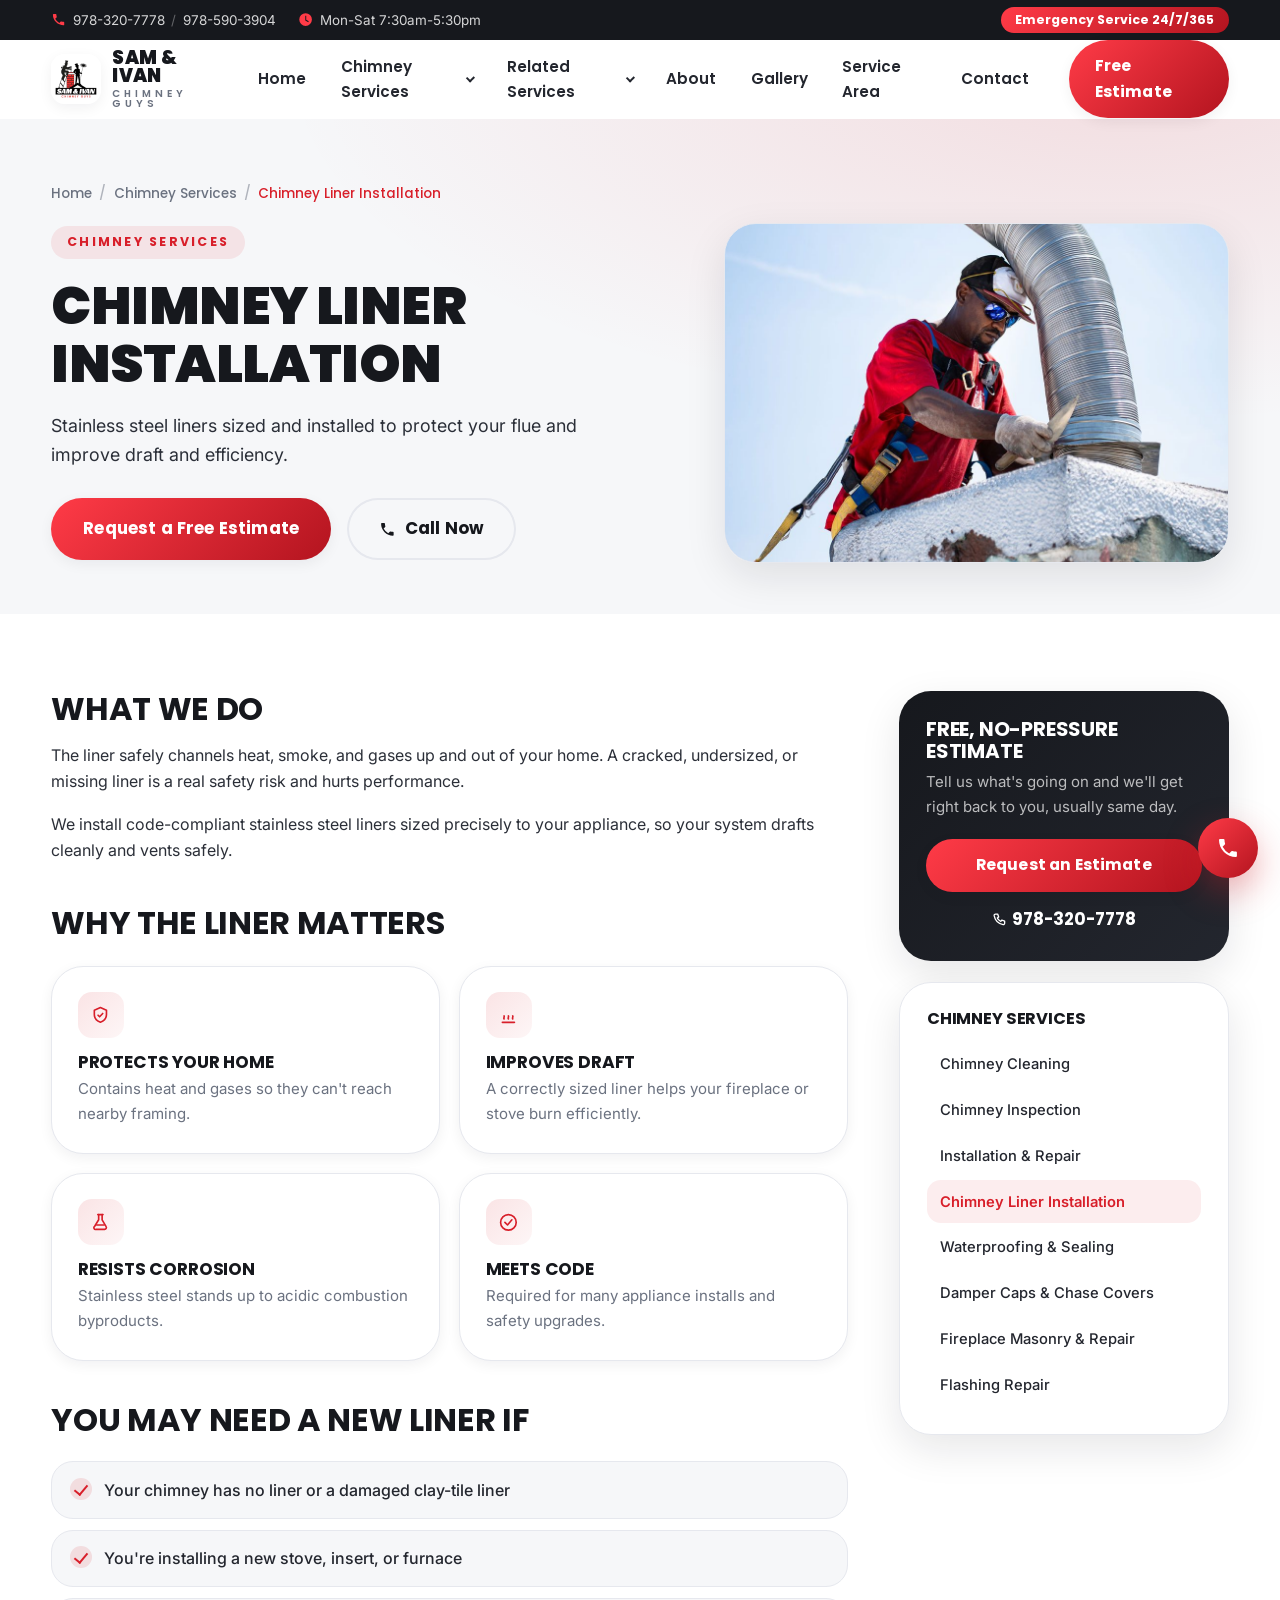
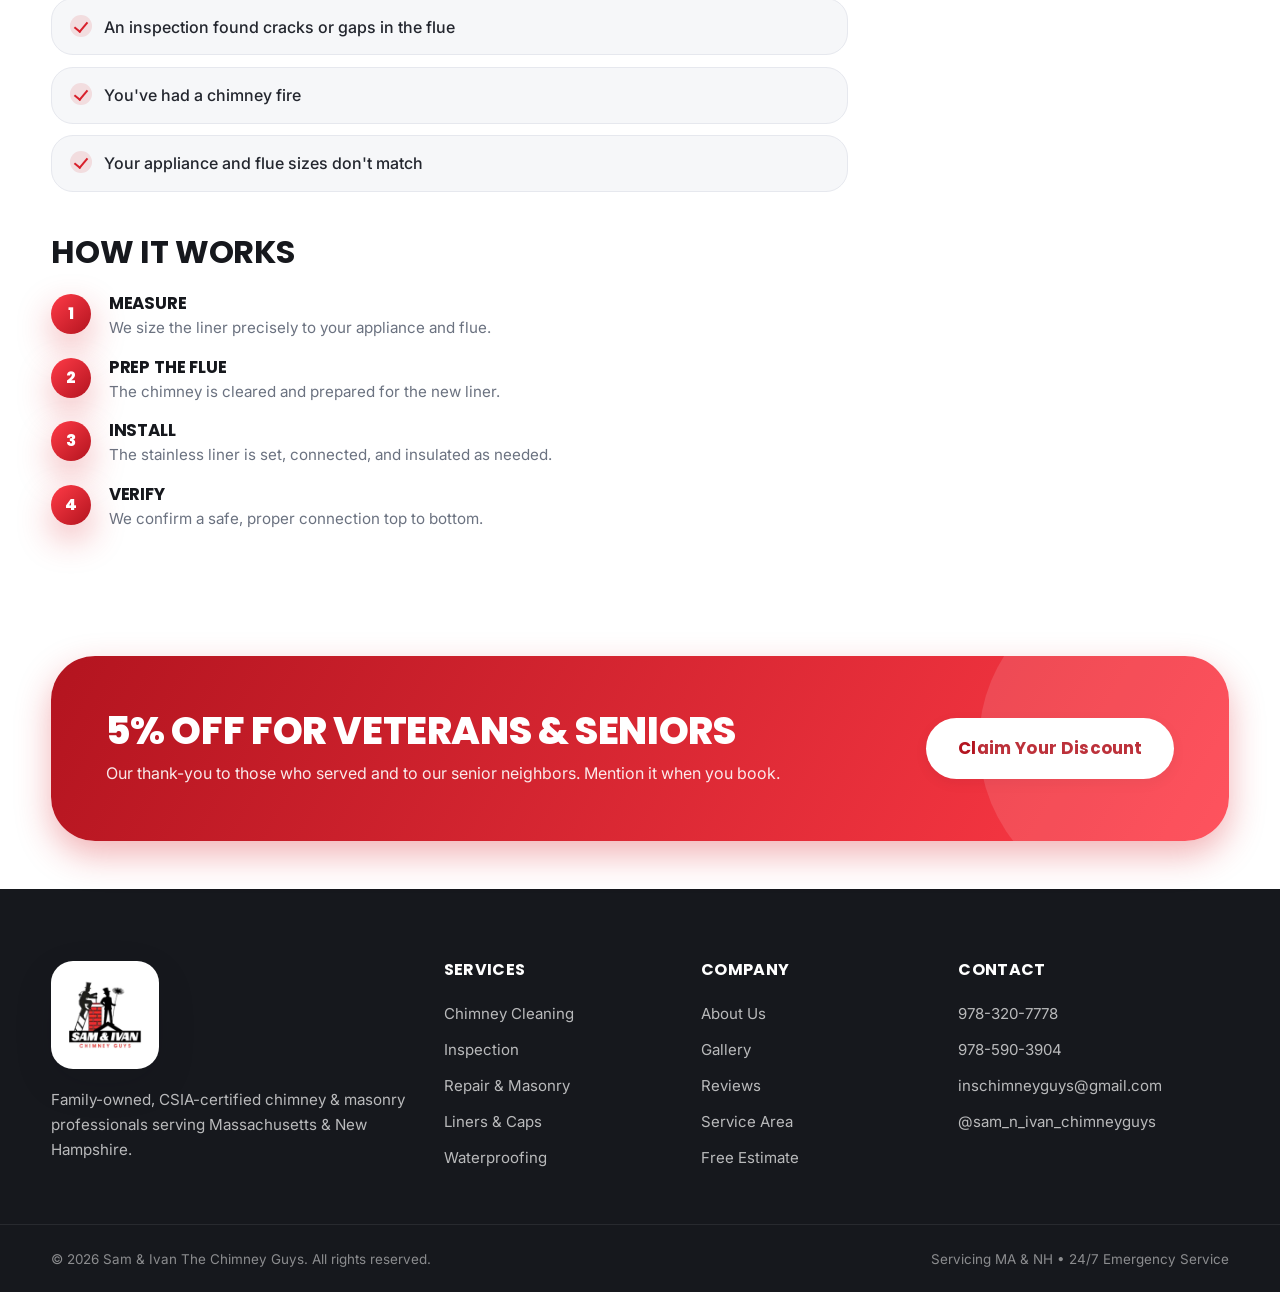
<file: services/chimney-liner-installation.html>
<!DOCTYPE html>
<html lang="en">
<head>
  <meta charset="UTF-8" />
  <meta name="viewport" content="width=device-width, initial-scale=1.0" />
  <title>Chimney Liner Installation | Sam &amp; Ivan The Chimney Guys — MA &amp; NH</title>
  <meta name="description" content="Stainless steel liners sized and installed to protect your flue and improve draft and efficiency. Sam & Ivan The Chimney Guys, CSIA-certified and serving Massachusetts & New Hampshire. Free estimates, 24/7 emergency service." />
  <link rel="preconnect" href="https://fonts.googleapis.com" />
  <link rel="preconnect" href="https://fonts.gstatic.com" crossorigin />
  <link href="https://fonts.googleapis.com/css2?family=Poppins:wght@400;500;600;700;800;900&family=Inter:wght@400;500;600;700&display=swap" rel="stylesheet" />
  <link rel="stylesheet" href="../styles.css?v=7" />
</head>
<body>

  <svg class="svg-sprite" aria-hidden="true" focusable="false" xmlns="http://www.w3.org/2000/svg"><defs>
    <symbol id="i-fire" viewBox="0 0 24 24"><path d="M12 3c1.6 3 4.6 4.4 4.6 8.2A4.6 4.6 0 0 1 7.4 11c0-1.3.5-2.4 1.3-3.2.1 1.6 1 2.7 2 3C11 8 11 5.6 12 3Z"/></symbol>
    <symbol id="i-air" viewBox="0 0 24 24"><path d="M3 8h9a2.2 2.2 0 1 0-2.2-2.2"/><path d="M3 12h13a2.2 2.2 0 1 1-2.2 2.2"/><path d="M3 16h7"/></symbol>
    <symbol id="i-heat" viewBox="0 0 24 24"><path d="M7 16c-.9-1 .7-2 0-3.4M12 16c-.9-1 .7-2 0-3.4M17 16c-.9-1 .7-2 0-3.4"/><path d="M5 20h14"/></symbol>
    <symbol id="i-shield" viewBox="0 0 24 24"><path d="M12 3l7 3v5c0 4.2-3 7.4-7 8.8C8 18.4 5 15.2 5 11V6z"/><path d="M9.3 11.8l1.8 1.8 3.6-3.8"/></symbol>
    <symbol id="i-search" viewBox="0 0 24 24"><circle cx="10.5" cy="10.5" r="6"/><path d="M15 15l5 5"/></symbol>
    <symbol id="i-home" viewBox="0 0 24 24"><path d="M4 11l8-7 8 7"/><path d="M6 9.5V20h12V9.5"/><path d="M10 20v-5h4v5"/></symbol>
    <symbol id="i-doc" viewBox="0 0 24 24"><path d="M8 4H6a2 2 0 0 0-2 2v12a2 2 0 0 0 2 2h12a2 2 0 0 0 2-2V6a2 2 0 0 0-2-2h-2"/><path d="M9 3h6v3H9z"/><path d="M8.5 13l2.2 2.2L15 11"/></symbol>
    <symbol id="i-brick" viewBox="0 0 24 24"><path d="M3 6h18v12H3z"/><path d="M3 12h18"/><path d="M9 6v6M15 6v6M6 12v6M12 12v6M18 12v6"/></symbol>
    <symbol id="i-cap" viewBox="0 0 24 24"><path d="M6 6h12l1 3H5z"/><path d="M8 9v9h8V9"/></symbol>
    <symbol id="i-wrench" viewBox="0 0 24 24"><path d="M14.7 4.6a4 4 0 0 0-5 5.1L4 15.4V20h4.6l5.7-5.7a4 4 0 0 0 5.1-5l-2.7 2.7-2.4-.4-.3-2.3z"/></symbol>
    <symbol id="i-build" viewBox="0 0 24 24"><path d="M3 18h18"/><path d="M5 16c0-4 3.1-7 7-7s7 3 7 7"/><path d="M10 16V9h4v7"/></symbol>
    <symbol id="i-flask" viewBox="0 0 24 24"><path d="M9 3h6"/><path d="M10 3v6l-4.6 7.4A2 2 0 0 0 7.1 20h9.8a2 2 0 0 0 1.7-3.1L14 9V3"/><path d="M7.7 15h8.6"/></symbol>
    <symbol id="i-check" viewBox="0 0 24 24"><circle cx="12" cy="12" r="9"/><path d="M8 12l3 3 5-6"/></symbol>
    <symbol id="i-drop" viewBox="0 0 24 24"><path d="M12 3.5c3 3.9 6 6.6 6 10.1a6 6 0 0 1-12 0c0-3.5 3-6.2 6-10.1z"/></symbol>
    <symbol id="i-snow" viewBox="0 0 24 24"><path d="M12 2v20M2.5 7l19 10M21.5 7l-19 10"/></symbol>
    <symbol id="i-money" viewBox="0 0 24 24"><path d="M3 7h18v10H3z"/><circle cx="12" cy="12" r="2.2"/><path d="M6.5 9v6M17.5 9v6"/></symbol>
    <symbol id="i-rain" viewBox="0 0 24 24"><path d="M7 14a4 4 0 0 1 .4-8 5 5 0 0 1 9.4 1.4A3.6 3.6 0 0 1 16.5 14H7z"/><path d="M8 17l-1 2.5M12 17l-1 2.5M16 17l-1 2.5"/></symbol>
    <symbol id="i-paw" viewBox="0 0 24 24"><ellipse cx="8" cy="8.5" rx="1.5" ry="2"/><ellipse cx="12" cy="7" rx="1.6" ry="2.1"/><ellipse cx="16" cy="8.5" rx="1.5" ry="2"/><path d="M8.4 13.2a3.6 3.6 0 0 1 7.2 0c0 2-1.7 3.3-3.6 3.3s-3.6-1.3-3.6-3.3z"/></symbol>
    <symbol id="i-leaf" viewBox="0 0 24 24"><path d="M4 20c-.5-8 5.5-14 16-14 .5 10-5.5 15.5-16 14z"/><path d="M5 19c4-6 8-8.5 12-9.5"/></symbol>
    <symbol id="i-column" viewBox="0 0 24 24"><path d="M4 20h16"/><path d="M4 9h16"/><path d="M12 3l8 6H4z"/><path d="M7 9v11M12 9v11M17 9v11"/></symbol>
    <symbol id="i-sparkle" viewBox="0 0 24 24"><path d="M11 3l1.7 4.6L17 9l-4.3 1.4L11 15l-1.7-4.6L5 9l4.3-1.4z"/><path d="M18 14l.8 2.2L21 17l-2.2.8L18 20l-.8-2.2L15 17l2.2-.8z"/></symbol>
    <symbol id="i-log" viewBox="0 0 24 24"><path d="M6 7h9a5 5 0 0 1 0 10H6a5 5 0 0 1 0-10z"/><path d="M15 7a5 5 0 0 1 0 10M15 9.5a2.5 2.5 0 0 1 0 5"/></symbol>
    <symbol id="i-brush" viewBox="0 0 24 24"><path d="M4 5h12v4H4z"/><path d="M16 6h2a1.5 1.5 0 0 1 1.5 1.5v2A1.5 1.5 0 0 1 18 11h-6a1.5 1.5 0 0 0-1.5 1.5V14"/><path d="M9.5 14h3v7h-3z"/></symbol>
    <symbol id="i-mold" viewBox="0 0 24 24"><path d="M4 12a8 8 0 0 1 16 0z"/><path d="M10 12v3.5a2 2 0 0 0 4 0V12"/></symbol>
    <symbol id="i-grain" viewBox="0 0 24 24"><path d="M12 21V8"/><path d="M12 12c-2.4-.6-3.6-2.4-3-4.8 2.4.6 3.6 2.4 3 4.8z"/><path d="M12 12c2.4-.6 3.6-2.4 3-4.8-2.4.6-3.6 2.4-3 4.8z"/><path d="M12 17c-2.4-.6-3.6-2.4-3-4.8 2.4.6 3.6 2.4 3 4.8z"/><path d="M12 17c2.4-.6 3.6-2.4 3-4.8-2.4.6-3.6 2.4-3 4.8z"/></symbol>
    <symbol id="i-stone" viewBox="0 0 24 24"><path d="M3 18l5.5-8.5 3.5 4.5 3-5L21 18z"/></symbol>
    <symbol id="i-phone" viewBox="0 0 24 24"><path d="M6.5 3h3l1.5 4-2 1.5a11 11 0 0 0 5 5l1.5-2 4 1.5v3a2 2 0 0 1-2.2 2A16 16 0 0 1 4.5 5.2 2 2 0 0 1 6.5 3z"/></symbol>
    <symbol id="i-mail" viewBox="0 0 24 24"><path d="M3 6h18v12H3z"/><path d="M3 7l9 6 9-6"/></symbol>
    <symbol id="i-clock" viewBox="0 0 24 24"><circle cx="12" cy="12" r="9"/><path d="M12 7v5.2l3.2 2"/></symbol>
    <symbol id="i-camera" viewBox="0 0 24 24"><path d="M4 8h3l1.4-2h7L17 8h3v11H4z"/><circle cx="12" cy="12.5" r="3"/></symbol>
  </defs></svg>

  <div class="topbar" id="topbar">
    <div class="container topbar__inner">
      <div class="topbar__left">
        <span class="topbar__item"><svg viewBox="0 0 24 24" class="ico"><path d="M6.6 10.8a15.5 15.5 0 006.6 6.6l2.2-2.2a1 1 0 011-.24 11.3 11.3 0 003.5.56 1 1 0 011 1V20a1 1 0 01-1 1A17 17 0 013 4a1 1 0 011-1h3.5a1 1 0 011 1 11.3 11.3 0 00.56 3.5 1 1 0 01-.24 1z"/></svg>
          <a href="tel:19783207778">978-320-7778</a> <span class="topbar__sep">/</span> <a href="tel:19785903904">978-590-3904</a>
        </span>
        <span class="topbar__item topbar__hide"><svg viewBox="0 0 24 24" class="ico"><path d="M12 2a10 10 0 100 20 10 10 0 000-20zm1 10.4l4 2.3-.8 1.3-4.7-2.7V6h1.5z"/></svg>Mon-Sat 7:30am-5:30pm</span>
      </div>
      <div class="topbar__right">
        <span class="topbar__badge">Emergency Service 24/7/365</span>
      </div>
    </div>
  </div>

  <header class="header" id="header">
    <div class="container header__inner">
      <a href="../index.html#home" class="brand" aria-label="Sam and Ivan The Chimney Guys home">
        <img src="../images/logo-badge.jpg" alt="Sam &amp; Ivan Chimney Guys logo" class="brand__logo" />
        <span class="brand__text">
          <span class="brand__name">SAM &amp; IVAN</span>
          <span class="brand__sub">CHIMNEY GUYS</span>
        </span>
      </a>

      <nav class="nav" id="nav">
        <ul class="nav__list">
          <li><a href="../index.html#home" class="nav__link">Home</a></li>
          <li class="has-dropdown">
            <a href="../index.html#services" class="nav__link">Chimney Services <span class="caret"></span></a>
            <div class="dropdown">
              <a href="chimney-cleaning.html">Chimney Cleaning</a>
              <a href="chimney-inspection.html">Chimney Inspection</a>
              <a href="chimney-installation-repair.html">Installation & Repair</a>
              <a href="chimney-liner-installation.html" class="is-current">Chimney Liner Installation</a>
              <a href="chimney-waterproofing-sealing.html">Waterproofing & Sealing</a>
              <a href="damper-caps-chase-covers.html">Damper Caps & Chase Covers</a>
              <a href="fireplace-masonry-repair.html">Fireplace Masonry & Repair</a>
              <a href="flashing-repair.html">Flashing Repair</a>
            </div>
          </li>
          <li class="has-dropdown">
            <a href="../index.html#related" class="nav__link">Related Services <span class="caret"></span></a>
            <div class="dropdown">
              <a href="foundation-waterproofing-repair.html">Foundation Waterproofing & Repair</a>
              <a href="heating-system-liner-services.html">Heating System Liner Services</a>
              <a href="pellet-stove-cleaning-installation.html">Pellet Stove Cleaning & Install</a>
              <a href="stone-wall-repair.html">Stone Wall Repair</a>
              <a href="wood-stove-cleaning-installation.html">Wood Stove Cleaning & Install</a>
            </div>
          </li>
          <li><a href="../index.html#about" class="nav__link">About</a></li>
          <li><a href="../index.html#gallery" class="nav__link">Gallery</a></li>
          <li><a href="../index.html#areas" class="nav__link">Service Area</a></li>
          <li><a href="../index.html#contact" class="nav__link">Contact</a></li>
        </ul>
      </nav>

      <a href="../index.html#contact" class="btn btn--primary header__cta">Free Estimate</a>

      <button class="hamburger" id="hamburger" aria-label="Open menu" aria-expanded="false">
        <span></span><span></span><span></span>
      </button>
    </div>
  </header>

  <div class="mobile-menu" id="mobileMenu">
    <a href="../index.html#home">Home</a>
    <a href="../index.html#services">Chimney Services</a>
    <a href="../index.html#related">Related Services</a>
    <a href="../index.html#about">About</a>
    <a href="../index.html#gallery">Gallery</a>
    <a href="../index.html#areas">Service Area</a>
    <a href="../index.html#contact">Contact</a>
    <a href="tel:19783207778" class="mobile-menu__call">Call 978-320-7778</a>
  </div>

  <main>
    <section class="service-hero">
      <div class="container">
        <div class="breadcrumb">
          <a href="../index.html#home">Home</a><span class="sep">/</span>
          <a href="../index.html#services">Chimney Services</a><span class="sep">/</span>
          <span class="current">Chimney Liner Installation</span>
        </div>
        <div class="service-hero__grid">
          <div class="reveal">
            <span class="eyebrow">Chimney Services</span>
            <h1>Chimney Liner Installation</h1>
            <p class="service-hero__lead">Stainless steel liners sized and installed to protect your flue and improve draft and efficiency.</p>
            <div class="hero__actions">
              <a href="../index.html#contact" class="btn btn--primary btn--lg">Request a Free Estimate</a>
              <a href="tel:19783207778" class="btn btn--ghost btn--lg">
                <svg viewBox="0 0 24 24" class="ico"><path d="M6.6 10.8a15.5 15.5 0 006.6 6.6l2.2-2.2a1 1 0 011-.24 11.3 11.3 0 003.5.56 1 1 0 011 1V20a1 1 0 01-1 1A17 17 0 013 4a1 1 0 011-1h3.5a1 1 0 011 1 11.3 11.3 0 00.56 3.5 1 1 0 01-.24 1z"/></svg>
                Call Now
              </a>
            </div>
          </div>
          <div class="service-hero__img image-frame reveal" data-photo="Stainless liner installation"
               style="background-image:url('../images/svc-chimney-liner-installation.jpg'); background-size:cover; background-position:center;">
          </div>
        </div>
      </div>
    </section>

    <section class="service-body">
      <div class="container service-layout">
        <div class="service-main">
          <h2>What we do</h2>
          <p>The liner safely channels heat, smoke, and gases up and out of your home. A cracked, undersized, or missing liner is a real safety risk and hurts performance.</p>
          <p>We install code-compliant stainless steel liners sized precisely to your appliance, so your system drafts cleanly and vents safely.</p>

          <h2>Why the liner matters</h2>
          <div class="feature-cards">
          <article class="feature-card reveal">
            <div class="ico-badge"><svg class="ico-svg"><use href="#i-shield"></use></svg></div>
            <h3>Protects your home</h3>
            <p>Contains heat and gases so they can't reach nearby framing.</p>
          </article>
          <article class="feature-card reveal">
            <div class="ico-badge"><svg class="ico-svg"><use href="#i-heat"></use></svg></div>
            <h3>Improves draft</h3>
            <p>A correctly sized liner helps your fireplace or stove burn efficiently.</p>
          </article>
          <article class="feature-card reveal">
            <div class="ico-badge"><svg class="ico-svg"><use href="#i-flask"></use></svg></div>
            <h3>Resists corrosion</h3>
            <p>Stainless steel stands up to acidic combustion byproducts.</p>
          </article>
          <article class="feature-card reveal">
            <div class="ico-badge"><svg class="ico-svg"><use href="#i-check"></use></svg></div>
            <h3>Meets code</h3>
            <p>Required for many appliance installs and safety upgrades.</p>
          </article>
          </div>

          <h2>You may need a new liner if</h2>
          <ul class="signs-list">
          <li><span class="check"></span> Your chimney has no liner or a damaged clay-tile liner</li>
          <li><span class="check"></span> You're installing a new stove, insert, or furnace</li>
          <li><span class="check"></span> An inspection found cracks or gaps in the flue</li>
          <li><span class="check"></span> You've had a chimney fire</li>
          <li><span class="check"></span> Your appliance and flue sizes don't match</li>
          </ul>

          <h2>How it works</h2>
          <div class="steps">
          <div class="step reveal">
            <h3>Measure</h3>
            <p>We size the liner precisely to your appliance and flue.</p>
          </div>
          <div class="step reveal">
            <h3>Prep the flue</h3>
            <p>The chimney is cleared and prepared for the new liner.</p>
          </div>
          <div class="step reveal">
            <h3>Install</h3>
            <p>The stainless liner is set, connected, and insulated as needed.</p>
          </div>
          <div class="step reveal">
            <h3>Verify</h3>
            <p>We confirm a safe, proper connection top to bottom.</p>
          </div>
          </div>
        </div>

        <aside class="service-aside">
          <div class="aside-card aside-card--cta">
            <h3>Free, no-pressure estimate</h3>
            <p>Tell us what's going on and we'll get right back to you, usually same day.</p>
            <a href="../index.html#contact" class="btn btn--primary">Request an Estimate</a>
            <a href="tel:19783207778" class="aside-phone"><svg class="ico-svg"><use href="#i-phone"></use></svg> 978-320-7778</a>
          </div>
          <div class="aside-card aside-card--links">
            <h3>Chimney Services</h3>
            <nav class="aside-links">
          <a href="chimney-cleaning.html">Chimney Cleaning</a>
          <a href="chimney-inspection.html">Chimney Inspection</a>
          <a href="chimney-installation-repair.html">Installation & Repair</a>
          <a href="chimney-liner-installation.html" class="is-current">Chimney Liner Installation</a>
          <a href="chimney-waterproofing-sealing.html">Waterproofing & Sealing</a>
          <a href="damper-caps-chase-covers.html">Damper Caps & Chase Covers</a>
          <a href="fireplace-masonry-repair.html">Fireplace Masonry & Repair</a>
          <a href="flashing-repair.html">Flashing Repair</a>
            </nav>
          </div>
        </aside>
      </div>
    </section>

    <section class="offer">
      <div class="container offer__inner reveal">
        <div class="offer__text">
          <h2>5% off for Veterans &amp; Seniors</h2>
          <p>Our thank-you to those who served and to our senior neighbors. Mention it when you book.</p>
        </div>
        <a href="../index.html#contact" class="btn btn--light btn--lg">Claim Your Discount</a>
      </div>
    </section>
  </main>

  <footer class="footer">
    <div class="container footer__grid">
      <div class="footer__brand">
        <div class="footer__logo-tile">
          <img src="../images/logo-badge.jpg" alt="Sam &amp; Ivan Chimney Guys logo" />
        </div>
        <p>Family-owned, CSIA-certified chimney &amp; masonry professionals serving Massachusetts &amp; New Hampshire.</p>
      </div>
      <div class="footer__col">
        <h4>Services</h4>
        <a href="chimney-cleaning.html">Chimney Cleaning</a>
        <a href="chimney-inspection.html">Inspection</a>
        <a href="fireplace-masonry-repair.html">Repair &amp; Masonry</a>
        <a href="chimney-liner-installation.html">Liners &amp; Caps</a>
        <a href="chimney-waterproofing-sealing.html">Waterproofing</a>
      </div>
      <div class="footer__col">
        <h4>Company</h4>
        <a href="../index.html#about">About Us</a>
        <a href="../index.html#gallery">Gallery</a>
        <a href="../index.html#reviews">Reviews</a>
        <a href="../index.html#areas">Service Area</a>
        <a href="../index.html#contact">Free Estimate</a>
      </div>
      <div class="footer__col">
        <h4>Contact</h4>
        <a href="tel:19783207778">978-320-7778</a>
        <a href="tel:19785903904">978-590-3904</a>
        <a href="mailto:inschimneyguys@gmail.com">inschimneyguys@gmail.com</a>
        <a href="https://instagram.com/sam_n_ivan_chimneyguys" target="_blank" rel="noopener">@sam_n_ivan_chimneyguys</a>
      </div>
    </div>
    <div class="footer__bar">
      <div class="container footer__bar-inner">
        <span>© <span id="year"></span> Sam &amp; Ivan The Chimney Guys. All rights reserved.</span>
        <span>Servicing MA &amp; NH • 24/7 Emergency Service</span>
      </div>
    </div>
  </footer>

  <a href="tel:19783207778" class="fab" aria-label="Call Sam and Ivan">
    <svg viewBox="0 0 24 24" class="ico"><path d="M6.6 10.8a15.5 15.5 0 006.6 6.6l2.2-2.2a1 1 0 011-.24 11.3 11.3 0 003.5.56 1 1 0 011 1V20a1 1 0 01-1 1A17 17 0 013 4a1 1 0 011-1h3.5a1 1 0 011 1 11.3 11.3 0 00.56 3.5 1 1 0 01-.24 1z"/></svg>
  </a>

  <script src="../script.js?v=7"></script>
</body>
</html>
</file>
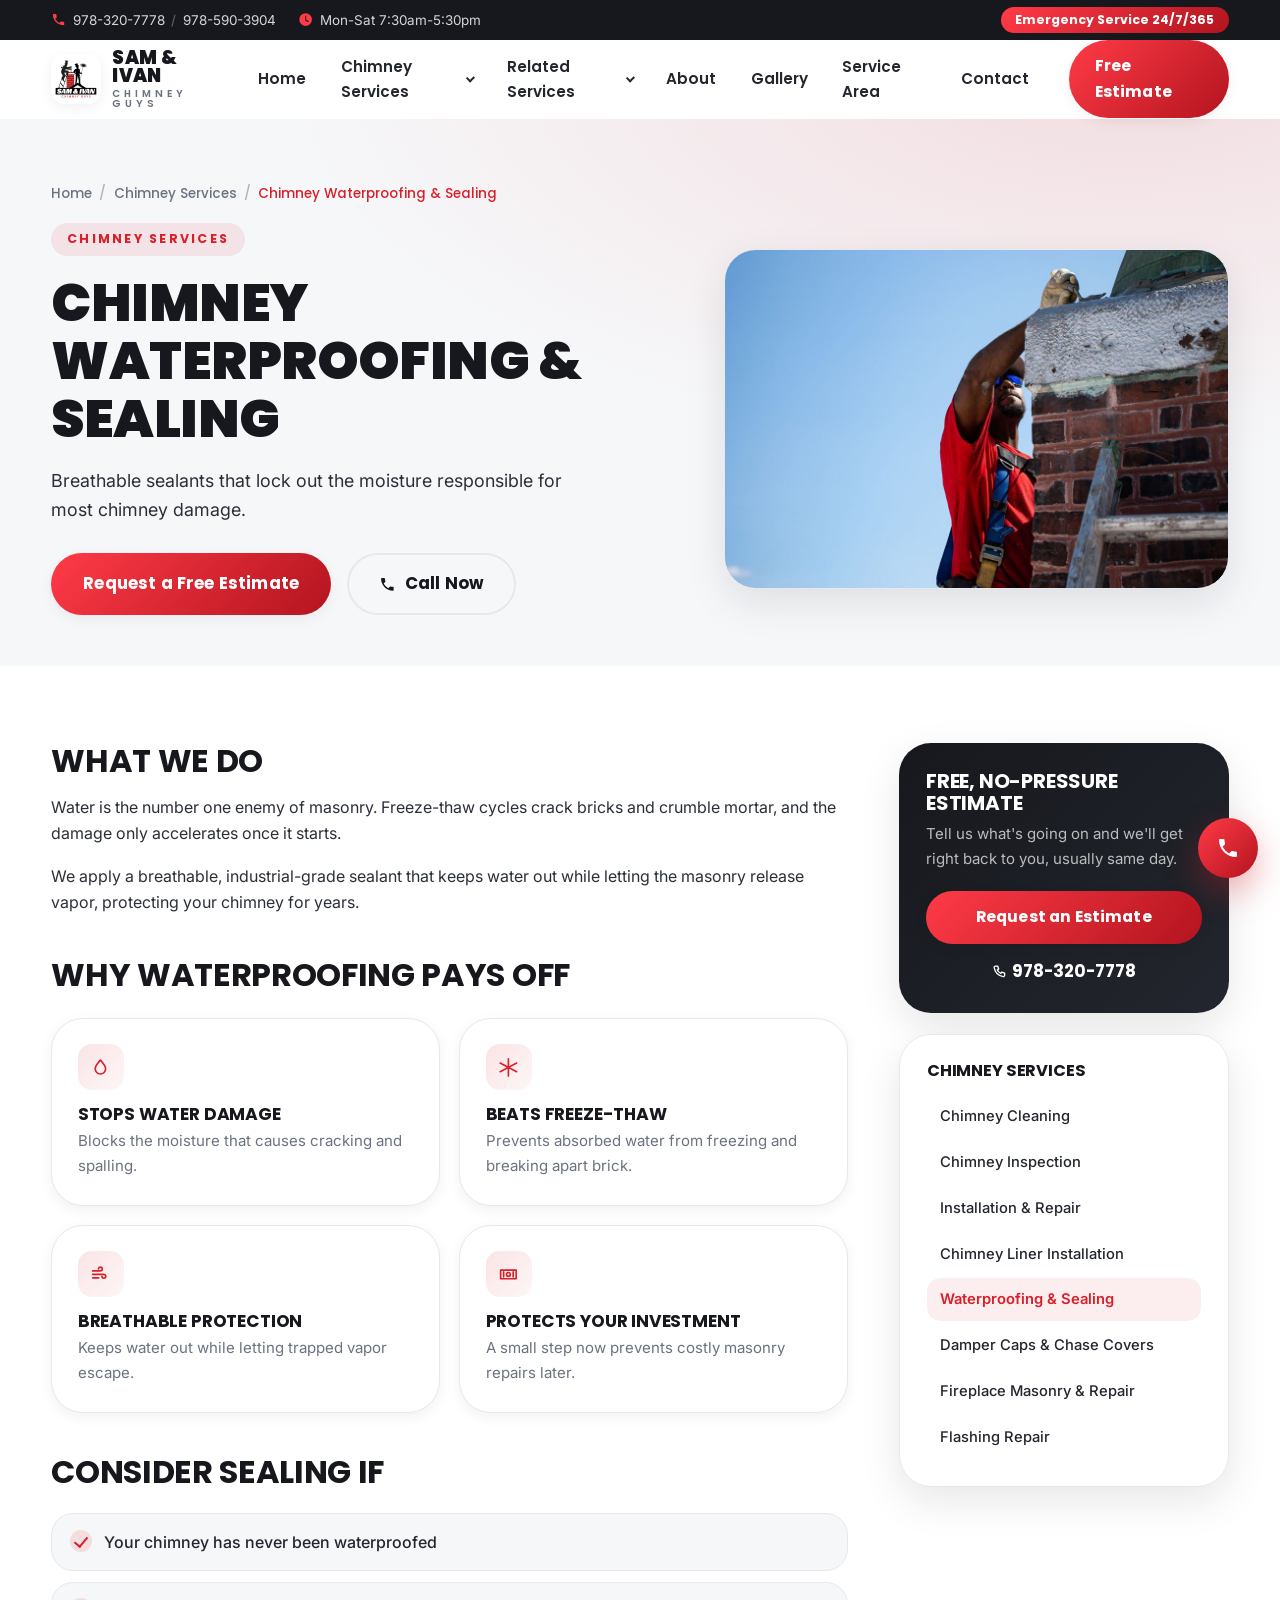
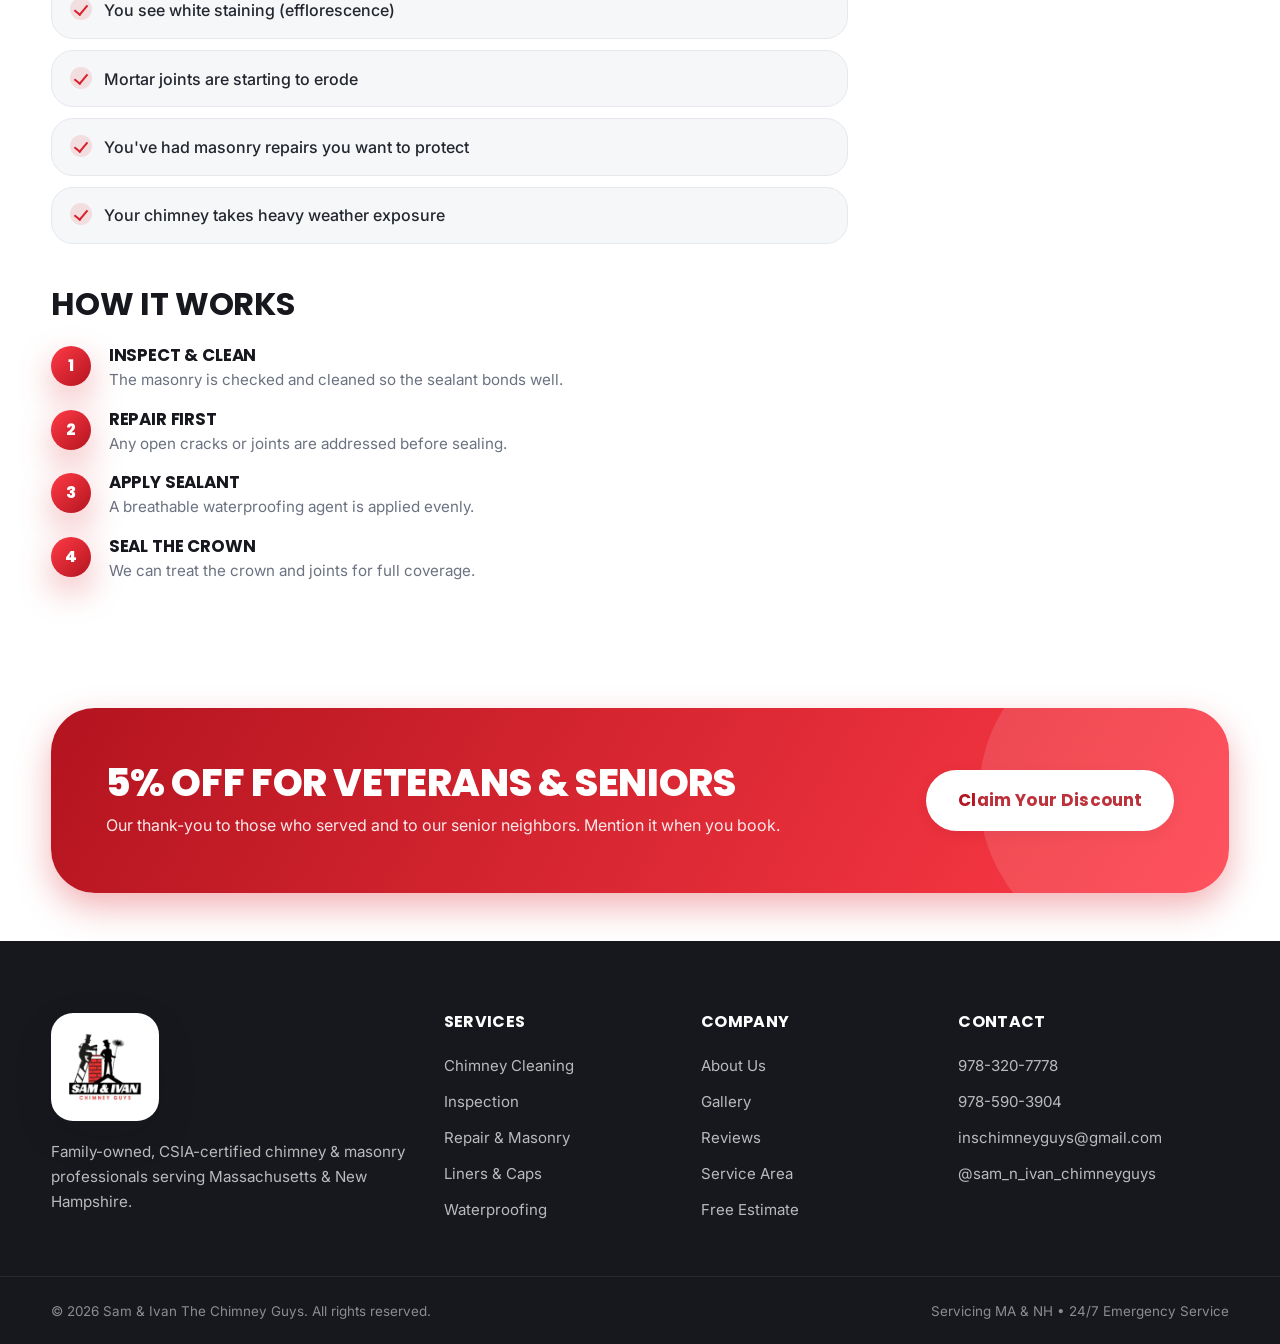
<file: services/chimney-waterproofing-sealing.html>
<!DOCTYPE html>
<html lang="en">
<head>
  <meta charset="UTF-8" />
  <meta name="viewport" content="width=device-width, initial-scale=1.0" />
  <title>Chimney Waterproofing & Sealing | Sam &amp; Ivan The Chimney Guys — MA &amp; NH</title>
  <meta name="description" content="Breathable sealants that lock out the moisture responsible for most chimney damage. Sam & Ivan The Chimney Guys, CSIA-certified and serving Massachusetts & New Hampshire. Free estimates, 24/7 emergency service." />
  <link rel="preconnect" href="https://fonts.googleapis.com" />
  <link rel="preconnect" href="https://fonts.gstatic.com" crossorigin />
  <link href="https://fonts.googleapis.com/css2?family=Poppins:wght@400;500;600;700;800;900&family=Inter:wght@400;500;600;700&display=swap" rel="stylesheet" />
  <link rel="stylesheet" href="../styles.css?v=7" />
</head>
<body>

  <svg class="svg-sprite" aria-hidden="true" focusable="false" xmlns="http://www.w3.org/2000/svg"><defs>
    <symbol id="i-fire" viewBox="0 0 24 24"><path d="M12 3c1.6 3 4.6 4.4 4.6 8.2A4.6 4.6 0 0 1 7.4 11c0-1.3.5-2.4 1.3-3.2.1 1.6 1 2.7 2 3C11 8 11 5.6 12 3Z"/></symbol>
    <symbol id="i-air" viewBox="0 0 24 24"><path d="M3 8h9a2.2 2.2 0 1 0-2.2-2.2"/><path d="M3 12h13a2.2 2.2 0 1 1-2.2 2.2"/><path d="M3 16h7"/></symbol>
    <symbol id="i-heat" viewBox="0 0 24 24"><path d="M7 16c-.9-1 .7-2 0-3.4M12 16c-.9-1 .7-2 0-3.4M17 16c-.9-1 .7-2 0-3.4"/><path d="M5 20h14"/></symbol>
    <symbol id="i-shield" viewBox="0 0 24 24"><path d="M12 3l7 3v5c0 4.2-3 7.4-7 8.8C8 18.4 5 15.2 5 11V6z"/><path d="M9.3 11.8l1.8 1.8 3.6-3.8"/></symbol>
    <symbol id="i-search" viewBox="0 0 24 24"><circle cx="10.5" cy="10.5" r="6"/><path d="M15 15l5 5"/></symbol>
    <symbol id="i-home" viewBox="0 0 24 24"><path d="M4 11l8-7 8 7"/><path d="M6 9.5V20h12V9.5"/><path d="M10 20v-5h4v5"/></symbol>
    <symbol id="i-doc" viewBox="0 0 24 24"><path d="M8 4H6a2 2 0 0 0-2 2v12a2 2 0 0 0 2 2h12a2 2 0 0 0 2-2V6a2 2 0 0 0-2-2h-2"/><path d="M9 3h6v3H9z"/><path d="M8.5 13l2.2 2.2L15 11"/></symbol>
    <symbol id="i-brick" viewBox="0 0 24 24"><path d="M3 6h18v12H3z"/><path d="M3 12h18"/><path d="M9 6v6M15 6v6M6 12v6M12 12v6M18 12v6"/></symbol>
    <symbol id="i-cap" viewBox="0 0 24 24"><path d="M6 6h12l1 3H5z"/><path d="M8 9v9h8V9"/></symbol>
    <symbol id="i-wrench" viewBox="0 0 24 24"><path d="M14.7 4.6a4 4 0 0 0-5 5.1L4 15.4V20h4.6l5.7-5.7a4 4 0 0 0 5.1-5l-2.7 2.7-2.4-.4-.3-2.3z"/></symbol>
    <symbol id="i-build" viewBox="0 0 24 24"><path d="M3 18h18"/><path d="M5 16c0-4 3.1-7 7-7s7 3 7 7"/><path d="M10 16V9h4v7"/></symbol>
    <symbol id="i-flask" viewBox="0 0 24 24"><path d="M9 3h6"/><path d="M10 3v6l-4.6 7.4A2 2 0 0 0 7.1 20h9.8a2 2 0 0 0 1.7-3.1L14 9V3"/><path d="M7.7 15h8.6"/></symbol>
    <symbol id="i-check" viewBox="0 0 24 24"><circle cx="12" cy="12" r="9"/><path d="M8 12l3 3 5-6"/></symbol>
    <symbol id="i-drop" viewBox="0 0 24 24"><path d="M12 3.5c3 3.9 6 6.6 6 10.1a6 6 0 0 1-12 0c0-3.5 3-6.2 6-10.1z"/></symbol>
    <symbol id="i-snow" viewBox="0 0 24 24"><path d="M12 2v20M2.5 7l19 10M21.5 7l-19 10"/></symbol>
    <symbol id="i-money" viewBox="0 0 24 24"><path d="M3 7h18v10H3z"/><circle cx="12" cy="12" r="2.2"/><path d="M6.5 9v6M17.5 9v6"/></symbol>
    <symbol id="i-rain" viewBox="0 0 24 24"><path d="M7 14a4 4 0 0 1 .4-8 5 5 0 0 1 9.4 1.4A3.6 3.6 0 0 1 16.5 14H7z"/><path d="M8 17l-1 2.5M12 17l-1 2.5M16 17l-1 2.5"/></symbol>
    <symbol id="i-paw" viewBox="0 0 24 24"><ellipse cx="8" cy="8.5" rx="1.5" ry="2"/><ellipse cx="12" cy="7" rx="1.6" ry="2.1"/><ellipse cx="16" cy="8.5" rx="1.5" ry="2"/><path d="M8.4 13.2a3.6 3.6 0 0 1 7.2 0c0 2-1.7 3.3-3.6 3.3s-3.6-1.3-3.6-3.3z"/></symbol>
    <symbol id="i-leaf" viewBox="0 0 24 24"><path d="M4 20c-.5-8 5.5-14 16-14 .5 10-5.5 15.5-16 14z"/><path d="M5 19c4-6 8-8.5 12-9.5"/></symbol>
    <symbol id="i-column" viewBox="0 0 24 24"><path d="M4 20h16"/><path d="M4 9h16"/><path d="M12 3l8 6H4z"/><path d="M7 9v11M12 9v11M17 9v11"/></symbol>
    <symbol id="i-sparkle" viewBox="0 0 24 24"><path d="M11 3l1.7 4.6L17 9l-4.3 1.4L11 15l-1.7-4.6L5 9l4.3-1.4z"/><path d="M18 14l.8 2.2L21 17l-2.2.8L18 20l-.8-2.2L15 17l2.2-.8z"/></symbol>
    <symbol id="i-log" viewBox="0 0 24 24"><path d="M6 7h9a5 5 0 0 1 0 10H6a5 5 0 0 1 0-10z"/><path d="M15 7a5 5 0 0 1 0 10M15 9.5a2.5 2.5 0 0 1 0 5"/></symbol>
    <symbol id="i-brush" viewBox="0 0 24 24"><path d="M4 5h12v4H4z"/><path d="M16 6h2a1.5 1.5 0 0 1 1.5 1.5v2A1.5 1.5 0 0 1 18 11h-6a1.5 1.5 0 0 0-1.5 1.5V14"/><path d="M9.5 14h3v7h-3z"/></symbol>
    <symbol id="i-mold" viewBox="0 0 24 24"><path d="M4 12a8 8 0 0 1 16 0z"/><path d="M10 12v3.5a2 2 0 0 0 4 0V12"/></symbol>
    <symbol id="i-grain" viewBox="0 0 24 24"><path d="M12 21V8"/><path d="M12 12c-2.4-.6-3.6-2.4-3-4.8 2.4.6 3.6 2.4 3 4.8z"/><path d="M12 12c2.4-.6 3.6-2.4 3-4.8-2.4.6-3.6 2.4-3 4.8z"/><path d="M12 17c-2.4-.6-3.6-2.4-3-4.8 2.4.6 3.6 2.4 3 4.8z"/><path d="M12 17c2.4-.6 3.6-2.4 3-4.8-2.4.6-3.6 2.4-3 4.8z"/></symbol>
    <symbol id="i-stone" viewBox="0 0 24 24"><path d="M3 18l5.5-8.5 3.5 4.5 3-5L21 18z"/></symbol>
    <symbol id="i-phone" viewBox="0 0 24 24"><path d="M6.5 3h3l1.5 4-2 1.5a11 11 0 0 0 5 5l1.5-2 4 1.5v3a2 2 0 0 1-2.2 2A16 16 0 0 1 4.5 5.2 2 2 0 0 1 6.5 3z"/></symbol>
    <symbol id="i-mail" viewBox="0 0 24 24"><path d="M3 6h18v12H3z"/><path d="M3 7l9 6 9-6"/></symbol>
    <symbol id="i-clock" viewBox="0 0 24 24"><circle cx="12" cy="12" r="9"/><path d="M12 7v5.2l3.2 2"/></symbol>
    <symbol id="i-camera" viewBox="0 0 24 24"><path d="M4 8h3l1.4-2h7L17 8h3v11H4z"/><circle cx="12" cy="12.5" r="3"/></symbol>
  </defs></svg>

  <div class="topbar" id="topbar">
    <div class="container topbar__inner">
      <div class="topbar__left">
        <span class="topbar__item"><svg viewBox="0 0 24 24" class="ico"><path d="M6.6 10.8a15.5 15.5 0 006.6 6.6l2.2-2.2a1 1 0 011-.24 11.3 11.3 0 003.5.56 1 1 0 011 1V20a1 1 0 01-1 1A17 17 0 013 4a1 1 0 011-1h3.5a1 1 0 011 1 11.3 11.3 0 00.56 3.5 1 1 0 01-.24 1z"/></svg>
          <a href="tel:19783207778">978-320-7778</a> <span class="topbar__sep">/</span> <a href="tel:19785903904">978-590-3904</a>
        </span>
        <span class="topbar__item topbar__hide"><svg viewBox="0 0 24 24" class="ico"><path d="M12 2a10 10 0 100 20 10 10 0 000-20zm1 10.4l4 2.3-.8 1.3-4.7-2.7V6h1.5z"/></svg>Mon-Sat 7:30am-5:30pm</span>
      </div>
      <div class="topbar__right">
        <span class="topbar__badge">Emergency Service 24/7/365</span>
      </div>
    </div>
  </div>

  <header class="header" id="header">
    <div class="container header__inner">
      <a href="../index.html#home" class="brand" aria-label="Sam and Ivan The Chimney Guys home">
        <img src="../images/logo-badge.jpg" alt="Sam &amp; Ivan Chimney Guys logo" class="brand__logo" />
        <span class="brand__text">
          <span class="brand__name">SAM &amp; IVAN</span>
          <span class="brand__sub">CHIMNEY GUYS</span>
        </span>
      </a>

      <nav class="nav" id="nav">
        <ul class="nav__list">
          <li><a href="../index.html#home" class="nav__link">Home</a></li>
          <li class="has-dropdown">
            <a href="../index.html#services" class="nav__link">Chimney Services <span class="caret"></span></a>
            <div class="dropdown">
              <a href="chimney-cleaning.html">Chimney Cleaning</a>
              <a href="chimney-inspection.html">Chimney Inspection</a>
              <a href="chimney-installation-repair.html">Installation & Repair</a>
              <a href="chimney-liner-installation.html">Chimney Liner Installation</a>
              <a href="chimney-waterproofing-sealing.html" class="is-current">Waterproofing & Sealing</a>
              <a href="damper-caps-chase-covers.html">Damper Caps & Chase Covers</a>
              <a href="fireplace-masonry-repair.html">Fireplace Masonry & Repair</a>
              <a href="flashing-repair.html">Flashing Repair</a>
            </div>
          </li>
          <li class="has-dropdown">
            <a href="../index.html#related" class="nav__link">Related Services <span class="caret"></span></a>
            <div class="dropdown">
              <a href="foundation-waterproofing-repair.html">Foundation Waterproofing & Repair</a>
              <a href="heating-system-liner-services.html">Heating System Liner Services</a>
              <a href="pellet-stove-cleaning-installation.html">Pellet Stove Cleaning & Install</a>
              <a href="stone-wall-repair.html">Stone Wall Repair</a>
              <a href="wood-stove-cleaning-installation.html">Wood Stove Cleaning & Install</a>
            </div>
          </li>
          <li><a href="../index.html#about" class="nav__link">About</a></li>
          <li><a href="../index.html#gallery" class="nav__link">Gallery</a></li>
          <li><a href="../index.html#areas" class="nav__link">Service Area</a></li>
          <li><a href="../index.html#contact" class="nav__link">Contact</a></li>
        </ul>
      </nav>

      <a href="../index.html#contact" class="btn btn--primary header__cta">Free Estimate</a>

      <button class="hamburger" id="hamburger" aria-label="Open menu" aria-expanded="false">
        <span></span><span></span><span></span>
      </button>
    </div>
  </header>

  <div class="mobile-menu" id="mobileMenu">
    <a href="../index.html#home">Home</a>
    <a href="../index.html#services">Chimney Services</a>
    <a href="../index.html#related">Related Services</a>
    <a href="../index.html#about">About</a>
    <a href="../index.html#gallery">Gallery</a>
    <a href="../index.html#areas">Service Area</a>
    <a href="../index.html#contact">Contact</a>
    <a href="tel:19783207778" class="mobile-menu__call">Call 978-320-7778</a>
  </div>

  <main>
    <section class="service-hero">
      <div class="container">
        <div class="breadcrumb">
          <a href="../index.html#home">Home</a><span class="sep">/</span>
          <a href="../index.html#services">Chimney Services</a><span class="sep">/</span>
          <span class="current">Chimney Waterproofing & Sealing</span>
        </div>
        <div class="service-hero__grid">
          <div class="reveal">
            <span class="eyebrow">Chimney Services</span>
            <h1>Chimney Waterproofing & Sealing</h1>
            <p class="service-hero__lead">Breathable sealants that lock out the moisture responsible for most chimney damage.</p>
            <div class="hero__actions">
              <a href="../index.html#contact" class="btn btn--primary btn--lg">Request a Free Estimate</a>
              <a href="tel:19783207778" class="btn btn--ghost btn--lg">
                <svg viewBox="0 0 24 24" class="ico"><path d="M6.6 10.8a15.5 15.5 0 006.6 6.6l2.2-2.2a1 1 0 011-.24 11.3 11.3 0 003.5.56 1 1 0 011 1V20a1 1 0 01-1 1A17 17 0 013 4a1 1 0 011-1h3.5a1 1 0 011 1 11.3 11.3 0 00.56 3.5 1 1 0 01-.24 1z"/></svg>
                Call Now
              </a>
            </div>
          </div>
          <div class="service-hero__img image-frame reveal" data-photo="Applying chimney sealant"
               style="background-image:url('../images/svc-chimney-waterproofing-sealing.jpg'); background-size:cover; background-position:center;">
          </div>
        </div>
      </div>
    </section>

    <section class="service-body">
      <div class="container service-layout">
        <div class="service-main">
          <h2>What we do</h2>
          <p>Water is the number one enemy of masonry. Freeze-thaw cycles crack bricks and crumble mortar, and the damage only accelerates once it starts.</p>
          <p>We apply a breathable, industrial-grade sealant that keeps water out while letting the masonry release vapor, protecting your chimney for years.</p>

          <h2>Why waterproofing pays off</h2>
          <div class="feature-cards">
          <article class="feature-card reveal">
            <div class="ico-badge"><svg class="ico-svg"><use href="#i-drop"></use></svg></div>
            <h3>Stops water damage</h3>
            <p>Blocks the moisture that causes cracking and spalling.</p>
          </article>
          <article class="feature-card reveal">
            <div class="ico-badge"><svg class="ico-svg"><use href="#i-snow"></use></svg></div>
            <h3>Beats freeze-thaw</h3>
            <p>Prevents absorbed water from freezing and breaking apart brick.</p>
          </article>
          <article class="feature-card reveal">
            <div class="ico-badge"><svg class="ico-svg"><use href="#i-air"></use></svg></div>
            <h3>Breathable protection</h3>
            <p>Keeps water out while letting trapped vapor escape.</p>
          </article>
          <article class="feature-card reveal">
            <div class="ico-badge"><svg class="ico-svg"><use href="#i-money"></use></svg></div>
            <h3>Protects your investment</h3>
            <p>A small step now prevents costly masonry repairs later.</p>
          </article>
          </div>

          <h2>Consider sealing if</h2>
          <ul class="signs-list">
          <li><span class="check"></span> Your chimney has never been waterproofed</li>
          <li><span class="check"></span> You see white staining (efflorescence)</li>
          <li><span class="check"></span> Mortar joints are starting to erode</li>
          <li><span class="check"></span> You've had masonry repairs you want to protect</li>
          <li><span class="check"></span> Your chimney takes heavy weather exposure</li>
          </ul>

          <h2>How it works</h2>
          <div class="steps">
          <div class="step reveal">
            <h3>Inspect & clean</h3>
            <p>The masonry is checked and cleaned so the sealant bonds well.</p>
          </div>
          <div class="step reveal">
            <h3>Repair first</h3>
            <p>Any open cracks or joints are addressed before sealing.</p>
          </div>
          <div class="step reveal">
            <h3>Apply sealant</h3>
            <p>A breathable waterproofing agent is applied evenly.</p>
          </div>
          <div class="step reveal">
            <h3>Seal the crown</h3>
            <p>We can treat the crown and joints for full coverage.</p>
          </div>
          </div>
        </div>

        <aside class="service-aside">
          <div class="aside-card aside-card--cta">
            <h3>Free, no-pressure estimate</h3>
            <p>Tell us what's going on and we'll get right back to you, usually same day.</p>
            <a href="../index.html#contact" class="btn btn--primary">Request an Estimate</a>
            <a href="tel:19783207778" class="aside-phone"><svg class="ico-svg"><use href="#i-phone"></use></svg> 978-320-7778</a>
          </div>
          <div class="aside-card aside-card--links">
            <h3>Chimney Services</h3>
            <nav class="aside-links">
          <a href="chimney-cleaning.html">Chimney Cleaning</a>
          <a href="chimney-inspection.html">Chimney Inspection</a>
          <a href="chimney-installation-repair.html">Installation & Repair</a>
          <a href="chimney-liner-installation.html">Chimney Liner Installation</a>
          <a href="chimney-waterproofing-sealing.html" class="is-current">Waterproofing & Sealing</a>
          <a href="damper-caps-chase-covers.html">Damper Caps & Chase Covers</a>
          <a href="fireplace-masonry-repair.html">Fireplace Masonry & Repair</a>
          <a href="flashing-repair.html">Flashing Repair</a>
            </nav>
          </div>
        </aside>
      </div>
    </section>

    <section class="offer">
      <div class="container offer__inner reveal">
        <div class="offer__text">
          <h2>5% off for Veterans &amp; Seniors</h2>
          <p>Our thank-you to those who served and to our senior neighbors. Mention it when you book.</p>
        </div>
        <a href="../index.html#contact" class="btn btn--light btn--lg">Claim Your Discount</a>
      </div>
    </section>
  </main>

  <footer class="footer">
    <div class="container footer__grid">
      <div class="footer__brand">
        <div class="footer__logo-tile">
          <img src="../images/logo-badge.jpg" alt="Sam &amp; Ivan Chimney Guys logo" />
        </div>
        <p>Family-owned, CSIA-certified chimney &amp; masonry professionals serving Massachusetts &amp; New Hampshire.</p>
      </div>
      <div class="footer__col">
        <h4>Services</h4>
        <a href="chimney-cleaning.html">Chimney Cleaning</a>
        <a href="chimney-inspection.html">Inspection</a>
        <a href="fireplace-masonry-repair.html">Repair &amp; Masonry</a>
        <a href="chimney-liner-installation.html">Liners &amp; Caps</a>
        <a href="chimney-waterproofing-sealing.html">Waterproofing</a>
      </div>
      <div class="footer__col">
        <h4>Company</h4>
        <a href="../index.html#about">About Us</a>
        <a href="../index.html#gallery">Gallery</a>
        <a href="../index.html#reviews">Reviews</a>
        <a href="../index.html#areas">Service Area</a>
        <a href="../index.html#contact">Free Estimate</a>
      </div>
      <div class="footer__col">
        <h4>Contact</h4>
        <a href="tel:19783207778">978-320-7778</a>
        <a href="tel:19785903904">978-590-3904</a>
        <a href="mailto:inschimneyguys@gmail.com">inschimneyguys@gmail.com</a>
        <a href="https://instagram.com/sam_n_ivan_chimneyguys" target="_blank" rel="noopener">@sam_n_ivan_chimneyguys</a>
      </div>
    </div>
    <div class="footer__bar">
      <div class="container footer__bar-inner">
        <span>© <span id="year"></span> Sam &amp; Ivan The Chimney Guys. All rights reserved.</span>
        <span>Servicing MA &amp; NH • 24/7 Emergency Service</span>
      </div>
    </div>
  </footer>

  <a href="tel:19783207778" class="fab" aria-label="Call Sam and Ivan">
    <svg viewBox="0 0 24 24" class="ico"><path d="M6.6 10.8a15.5 15.5 0 006.6 6.6l2.2-2.2a1 1 0 011-.24 11.3 11.3 0 003.5.56 1 1 0 011 1V20a1 1 0 01-1 1A17 17 0 013 4a1 1 0 011-1h3.5a1 1 0 011 1 11.3 11.3 0 00.56 3.5 1 1 0 01-.24 1z"/></svg>
  </a>

  <script src="../script.js?v=7"></script>
</body>
</html>
</file>
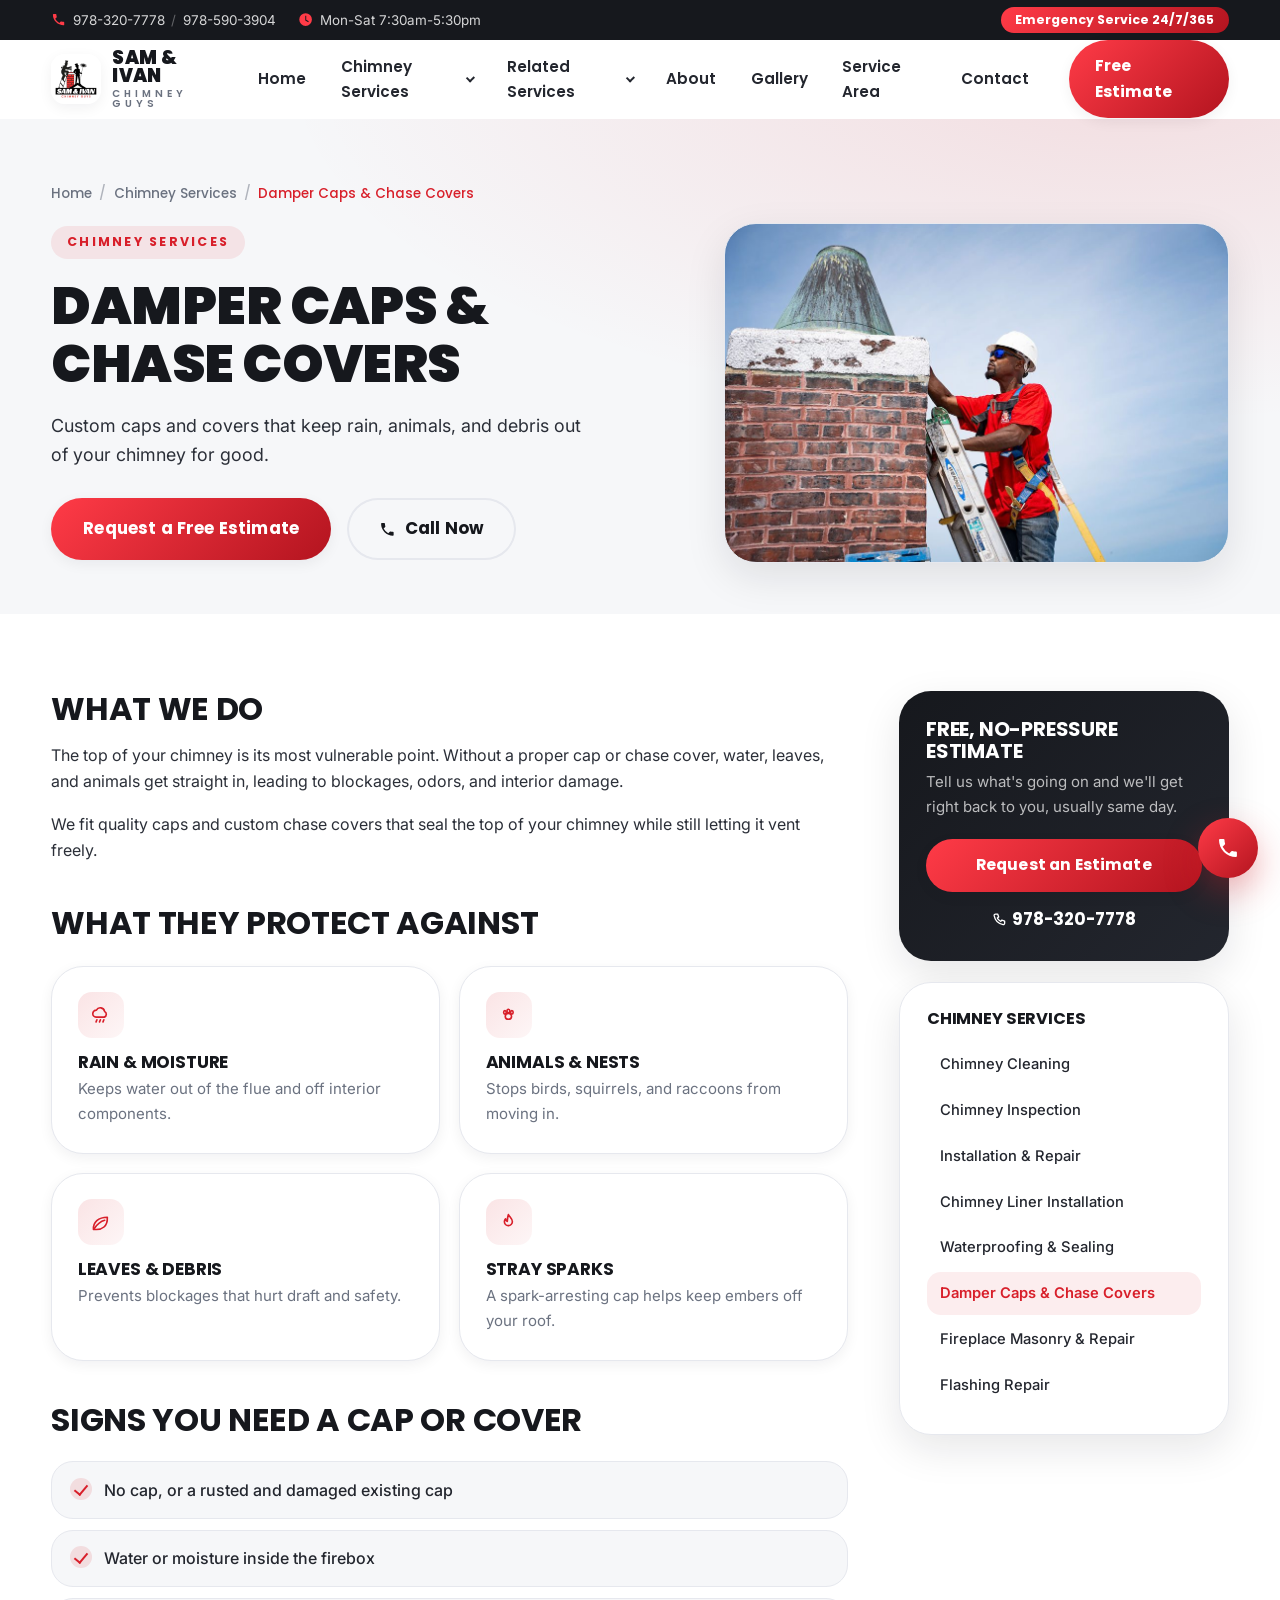
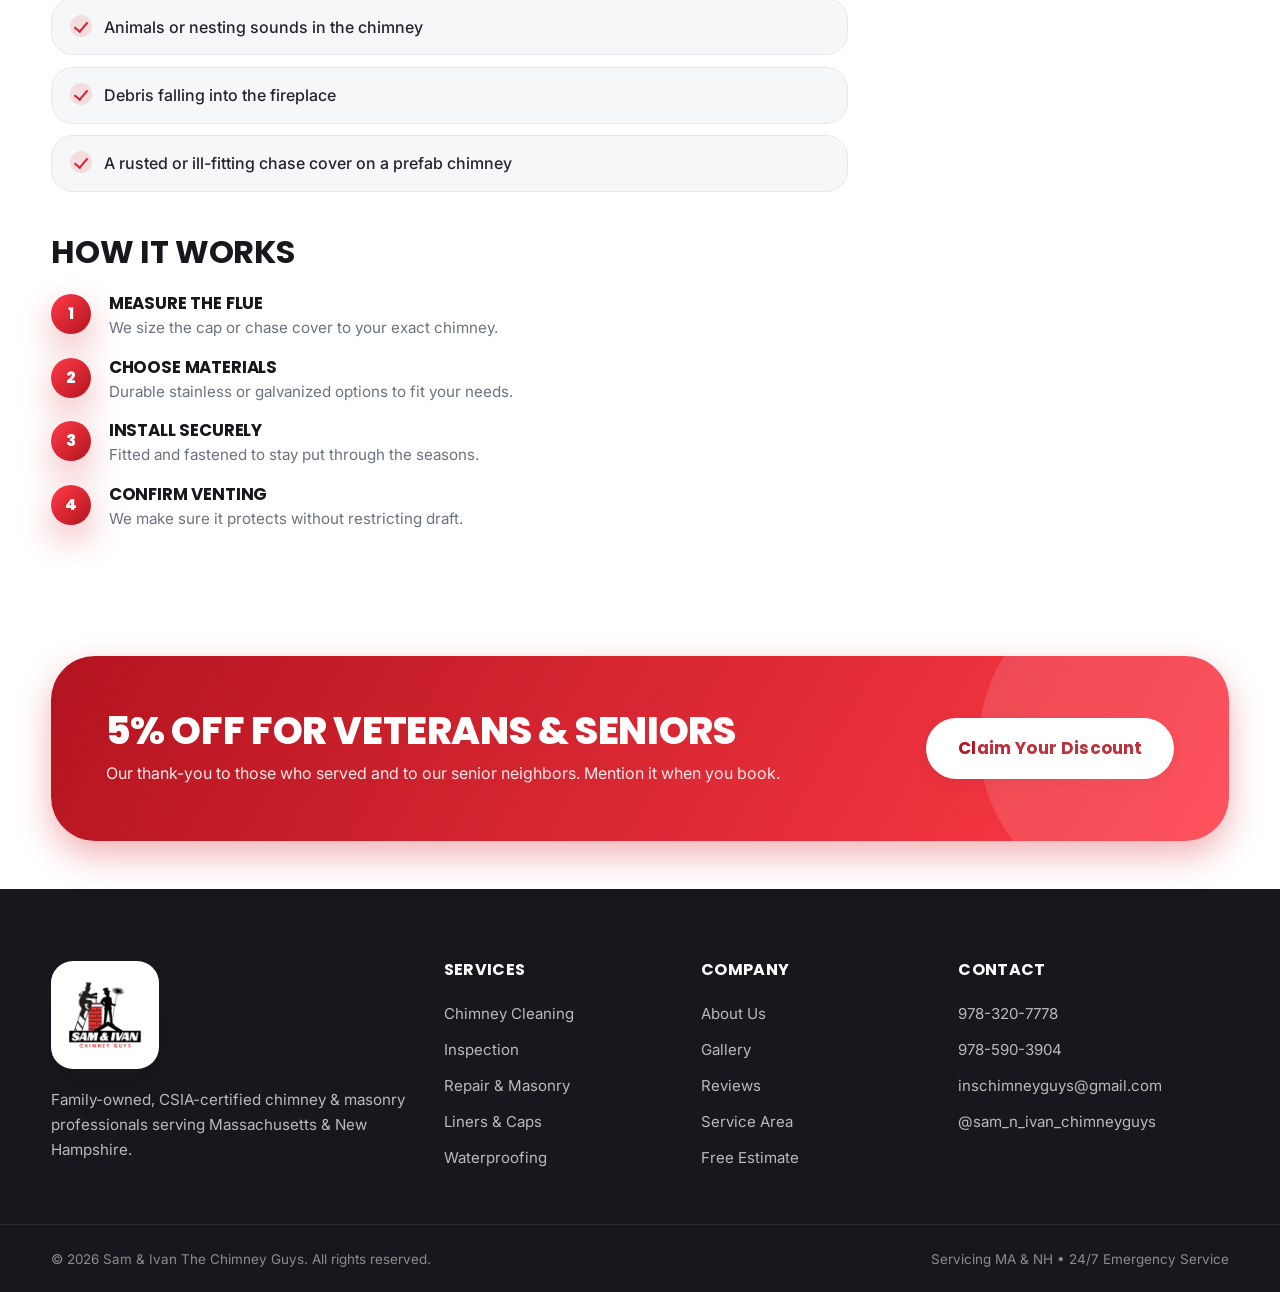
<file: services/damper-caps-chase-covers.html>
<!DOCTYPE html>
<html lang="en">
<head>
  <meta charset="UTF-8" />
  <meta name="viewport" content="width=device-width, initial-scale=1.0" />
  <title>Damper Caps & Chase Covers | Sam &amp; Ivan The Chimney Guys — MA &amp; NH</title>
  <meta name="description" content="Custom caps and covers that keep rain, animals, and debris out of your chimney for good. Sam & Ivan The Chimney Guys, CSIA-certified and serving Massachusetts & New Hampshire. Free estimates, 24/7 emergency service." />
  <link rel="preconnect" href="https://fonts.googleapis.com" />
  <link rel="preconnect" href="https://fonts.gstatic.com" crossorigin />
  <link href="https://fonts.googleapis.com/css2?family=Poppins:wght@400;500;600;700;800;900&family=Inter:wght@400;500;600;700&display=swap" rel="stylesheet" />
  <link rel="stylesheet" href="../styles.css?v=7" />
</head>
<body>

  <svg class="svg-sprite" aria-hidden="true" focusable="false" xmlns="http://www.w3.org/2000/svg"><defs>
    <symbol id="i-fire" viewBox="0 0 24 24"><path d="M12 3c1.6 3 4.6 4.4 4.6 8.2A4.6 4.6 0 0 1 7.4 11c0-1.3.5-2.4 1.3-3.2.1 1.6 1 2.7 2 3C11 8 11 5.6 12 3Z"/></symbol>
    <symbol id="i-air" viewBox="0 0 24 24"><path d="M3 8h9a2.2 2.2 0 1 0-2.2-2.2"/><path d="M3 12h13a2.2 2.2 0 1 1-2.2 2.2"/><path d="M3 16h7"/></symbol>
    <symbol id="i-heat" viewBox="0 0 24 24"><path d="M7 16c-.9-1 .7-2 0-3.4M12 16c-.9-1 .7-2 0-3.4M17 16c-.9-1 .7-2 0-3.4"/><path d="M5 20h14"/></symbol>
    <symbol id="i-shield" viewBox="0 0 24 24"><path d="M12 3l7 3v5c0 4.2-3 7.4-7 8.8C8 18.4 5 15.2 5 11V6z"/><path d="M9.3 11.8l1.8 1.8 3.6-3.8"/></symbol>
    <symbol id="i-search" viewBox="0 0 24 24"><circle cx="10.5" cy="10.5" r="6"/><path d="M15 15l5 5"/></symbol>
    <symbol id="i-home" viewBox="0 0 24 24"><path d="M4 11l8-7 8 7"/><path d="M6 9.5V20h12V9.5"/><path d="M10 20v-5h4v5"/></symbol>
    <symbol id="i-doc" viewBox="0 0 24 24"><path d="M8 4H6a2 2 0 0 0-2 2v12a2 2 0 0 0 2 2h12a2 2 0 0 0 2-2V6a2 2 0 0 0-2-2h-2"/><path d="M9 3h6v3H9z"/><path d="M8.5 13l2.2 2.2L15 11"/></symbol>
    <symbol id="i-brick" viewBox="0 0 24 24"><path d="M3 6h18v12H3z"/><path d="M3 12h18"/><path d="M9 6v6M15 6v6M6 12v6M12 12v6M18 12v6"/></symbol>
    <symbol id="i-cap" viewBox="0 0 24 24"><path d="M6 6h12l1 3H5z"/><path d="M8 9v9h8V9"/></symbol>
    <symbol id="i-wrench" viewBox="0 0 24 24"><path d="M14.7 4.6a4 4 0 0 0-5 5.1L4 15.4V20h4.6l5.7-5.7a4 4 0 0 0 5.1-5l-2.7 2.7-2.4-.4-.3-2.3z"/></symbol>
    <symbol id="i-build" viewBox="0 0 24 24"><path d="M3 18h18"/><path d="M5 16c0-4 3.1-7 7-7s7 3 7 7"/><path d="M10 16V9h4v7"/></symbol>
    <symbol id="i-flask" viewBox="0 0 24 24"><path d="M9 3h6"/><path d="M10 3v6l-4.6 7.4A2 2 0 0 0 7.1 20h9.8a2 2 0 0 0 1.7-3.1L14 9V3"/><path d="M7.7 15h8.6"/></symbol>
    <symbol id="i-check" viewBox="0 0 24 24"><circle cx="12" cy="12" r="9"/><path d="M8 12l3 3 5-6"/></symbol>
    <symbol id="i-drop" viewBox="0 0 24 24"><path d="M12 3.5c3 3.9 6 6.6 6 10.1a6 6 0 0 1-12 0c0-3.5 3-6.2 6-10.1z"/></symbol>
    <symbol id="i-snow" viewBox="0 0 24 24"><path d="M12 2v20M2.5 7l19 10M21.5 7l-19 10"/></symbol>
    <symbol id="i-money" viewBox="0 0 24 24"><path d="M3 7h18v10H3z"/><circle cx="12" cy="12" r="2.2"/><path d="M6.5 9v6M17.5 9v6"/></symbol>
    <symbol id="i-rain" viewBox="0 0 24 24"><path d="M7 14a4 4 0 0 1 .4-8 5 5 0 0 1 9.4 1.4A3.6 3.6 0 0 1 16.5 14H7z"/><path d="M8 17l-1 2.5M12 17l-1 2.5M16 17l-1 2.5"/></symbol>
    <symbol id="i-paw" viewBox="0 0 24 24"><ellipse cx="8" cy="8.5" rx="1.5" ry="2"/><ellipse cx="12" cy="7" rx="1.6" ry="2.1"/><ellipse cx="16" cy="8.5" rx="1.5" ry="2"/><path d="M8.4 13.2a3.6 3.6 0 0 1 7.2 0c0 2-1.7 3.3-3.6 3.3s-3.6-1.3-3.6-3.3z"/></symbol>
    <symbol id="i-leaf" viewBox="0 0 24 24"><path d="M4 20c-.5-8 5.5-14 16-14 .5 10-5.5 15.5-16 14z"/><path d="M5 19c4-6 8-8.5 12-9.5"/></symbol>
    <symbol id="i-column" viewBox="0 0 24 24"><path d="M4 20h16"/><path d="M4 9h16"/><path d="M12 3l8 6H4z"/><path d="M7 9v11M12 9v11M17 9v11"/></symbol>
    <symbol id="i-sparkle" viewBox="0 0 24 24"><path d="M11 3l1.7 4.6L17 9l-4.3 1.4L11 15l-1.7-4.6L5 9l4.3-1.4z"/><path d="M18 14l.8 2.2L21 17l-2.2.8L18 20l-.8-2.2L15 17l2.2-.8z"/></symbol>
    <symbol id="i-log" viewBox="0 0 24 24"><path d="M6 7h9a5 5 0 0 1 0 10H6a5 5 0 0 1 0-10z"/><path d="M15 7a5 5 0 0 1 0 10M15 9.5a2.5 2.5 0 0 1 0 5"/></symbol>
    <symbol id="i-brush" viewBox="0 0 24 24"><path d="M4 5h12v4H4z"/><path d="M16 6h2a1.5 1.5 0 0 1 1.5 1.5v2A1.5 1.5 0 0 1 18 11h-6a1.5 1.5 0 0 0-1.5 1.5V14"/><path d="M9.5 14h3v7h-3z"/></symbol>
    <symbol id="i-mold" viewBox="0 0 24 24"><path d="M4 12a8 8 0 0 1 16 0z"/><path d="M10 12v3.5a2 2 0 0 0 4 0V12"/></symbol>
    <symbol id="i-grain" viewBox="0 0 24 24"><path d="M12 21V8"/><path d="M12 12c-2.4-.6-3.6-2.4-3-4.8 2.4.6 3.6 2.4 3 4.8z"/><path d="M12 12c2.4-.6 3.6-2.4 3-4.8-2.4.6-3.6 2.4-3 4.8z"/><path d="M12 17c-2.4-.6-3.6-2.4-3-4.8 2.4.6 3.6 2.4 3 4.8z"/><path d="M12 17c2.4-.6 3.6-2.4 3-4.8-2.4.6-3.6 2.4-3 4.8z"/></symbol>
    <symbol id="i-stone" viewBox="0 0 24 24"><path d="M3 18l5.5-8.5 3.5 4.5 3-5L21 18z"/></symbol>
    <symbol id="i-phone" viewBox="0 0 24 24"><path d="M6.5 3h3l1.5 4-2 1.5a11 11 0 0 0 5 5l1.5-2 4 1.5v3a2 2 0 0 1-2.2 2A16 16 0 0 1 4.5 5.2 2 2 0 0 1 6.5 3z"/></symbol>
    <symbol id="i-mail" viewBox="0 0 24 24"><path d="M3 6h18v12H3z"/><path d="M3 7l9 6 9-6"/></symbol>
    <symbol id="i-clock" viewBox="0 0 24 24"><circle cx="12" cy="12" r="9"/><path d="M12 7v5.2l3.2 2"/></symbol>
    <symbol id="i-camera" viewBox="0 0 24 24"><path d="M4 8h3l1.4-2h7L17 8h3v11H4z"/><circle cx="12" cy="12.5" r="3"/></symbol>
  </defs></svg>

  <div class="topbar" id="topbar">
    <div class="container topbar__inner">
      <div class="topbar__left">
        <span class="topbar__item"><svg viewBox="0 0 24 24" class="ico"><path d="M6.6 10.8a15.5 15.5 0 006.6 6.6l2.2-2.2a1 1 0 011-.24 11.3 11.3 0 003.5.56 1 1 0 011 1V20a1 1 0 01-1 1A17 17 0 013 4a1 1 0 011-1h3.5a1 1 0 011 1 11.3 11.3 0 00.56 3.5 1 1 0 01-.24 1z"/></svg>
          <a href="tel:19783207778">978-320-7778</a> <span class="topbar__sep">/</span> <a href="tel:19785903904">978-590-3904</a>
        </span>
        <span class="topbar__item topbar__hide"><svg viewBox="0 0 24 24" class="ico"><path d="M12 2a10 10 0 100 20 10 10 0 000-20zm1 10.4l4 2.3-.8 1.3-4.7-2.7V6h1.5z"/></svg>Mon-Sat 7:30am-5:30pm</span>
      </div>
      <div class="topbar__right">
        <span class="topbar__badge">Emergency Service 24/7/365</span>
      </div>
    </div>
  </div>

  <header class="header" id="header">
    <div class="container header__inner">
      <a href="../index.html#home" class="brand" aria-label="Sam and Ivan The Chimney Guys home">
        <img src="../images/logo-badge.jpg" alt="Sam &amp; Ivan Chimney Guys logo" class="brand__logo" />
        <span class="brand__text">
          <span class="brand__name">SAM &amp; IVAN</span>
          <span class="brand__sub">CHIMNEY GUYS</span>
        </span>
      </a>

      <nav class="nav" id="nav">
        <ul class="nav__list">
          <li><a href="../index.html#home" class="nav__link">Home</a></li>
          <li class="has-dropdown">
            <a href="../index.html#services" class="nav__link">Chimney Services <span class="caret"></span></a>
            <div class="dropdown">
              <a href="chimney-cleaning.html">Chimney Cleaning</a>
              <a href="chimney-inspection.html">Chimney Inspection</a>
              <a href="chimney-installation-repair.html">Installation & Repair</a>
              <a href="chimney-liner-installation.html">Chimney Liner Installation</a>
              <a href="chimney-waterproofing-sealing.html">Waterproofing & Sealing</a>
              <a href="damper-caps-chase-covers.html" class="is-current">Damper Caps & Chase Covers</a>
              <a href="fireplace-masonry-repair.html">Fireplace Masonry & Repair</a>
              <a href="flashing-repair.html">Flashing Repair</a>
            </div>
          </li>
          <li class="has-dropdown">
            <a href="../index.html#related" class="nav__link">Related Services <span class="caret"></span></a>
            <div class="dropdown">
              <a href="foundation-waterproofing-repair.html">Foundation Waterproofing & Repair</a>
              <a href="heating-system-liner-services.html">Heating System Liner Services</a>
              <a href="pellet-stove-cleaning-installation.html">Pellet Stove Cleaning & Install</a>
              <a href="stone-wall-repair.html">Stone Wall Repair</a>
              <a href="wood-stove-cleaning-installation.html">Wood Stove Cleaning & Install</a>
            </div>
          </li>
          <li><a href="../index.html#about" class="nav__link">About</a></li>
          <li><a href="../index.html#gallery" class="nav__link">Gallery</a></li>
          <li><a href="../index.html#areas" class="nav__link">Service Area</a></li>
          <li><a href="../index.html#contact" class="nav__link">Contact</a></li>
        </ul>
      </nav>

      <a href="../index.html#contact" class="btn btn--primary header__cta">Free Estimate</a>

      <button class="hamburger" id="hamburger" aria-label="Open menu" aria-expanded="false">
        <span></span><span></span><span></span>
      </button>
    </div>
  </header>

  <div class="mobile-menu" id="mobileMenu">
    <a href="../index.html#home">Home</a>
    <a href="../index.html#services">Chimney Services</a>
    <a href="../index.html#related">Related Services</a>
    <a href="../index.html#about">About</a>
    <a href="../index.html#gallery">Gallery</a>
    <a href="../index.html#areas">Service Area</a>
    <a href="../index.html#contact">Contact</a>
    <a href="tel:19783207778" class="mobile-menu__call">Call 978-320-7778</a>
  </div>

  <main>
    <section class="service-hero">
      <div class="container">
        <div class="breadcrumb">
          <a href="../index.html#home">Home</a><span class="sep">/</span>
          <a href="../index.html#services">Chimney Services</a><span class="sep">/</span>
          <span class="current">Damper Caps & Chase Covers</span>
        </div>
        <div class="service-hero__grid">
          <div class="reveal">
            <span class="eyebrow">Chimney Services</span>
            <h1>Damper Caps & Chase Covers</h1>
            <p class="service-hero__lead">Custom caps and covers that keep rain, animals, and debris out of your chimney for good.</p>
            <div class="hero__actions">
              <a href="../index.html#contact" class="btn btn--primary btn--lg">Request a Free Estimate</a>
              <a href="tel:19783207778" class="btn btn--ghost btn--lg">
                <svg viewBox="0 0 24 24" class="ico"><path d="M6.6 10.8a15.5 15.5 0 006.6 6.6l2.2-2.2a1 1 0 011-.24 11.3 11.3 0 003.5.56 1 1 0 011 1V20a1 1 0 01-1 1A17 17 0 013 4a1 1 0 011-1h3.5a1 1 0 011 1 11.3 11.3 0 00.56 3.5 1 1 0 01-.24 1z"/></svg>
                Call Now
              </a>
            </div>
          </div>
          <div class="service-hero__img image-frame reveal" data-photo="Chimney cap installation"
               style="background-image:url('../images/svc-damper-caps-chase-covers.jpg'); background-size:cover; background-position:center;">
          </div>
        </div>
      </div>
    </section>

    <section class="service-body">
      <div class="container service-layout">
        <div class="service-main">
          <h2>What we do</h2>
          <p>The top of your chimney is its most vulnerable point. Without a proper cap or chase cover, water, leaves, and animals get straight in, leading to blockages, odors, and interior damage.</p>
          <p>We fit quality caps and custom chase covers that seal the top of your chimney while still letting it vent freely.</p>

          <h2>What they protect against</h2>
          <div class="feature-cards">
          <article class="feature-card reveal">
            <div class="ico-badge"><svg class="ico-svg"><use href="#i-rain"></use></svg></div>
            <h3>Rain & moisture</h3>
            <p>Keeps water out of the flue and off interior components.</p>
          </article>
          <article class="feature-card reveal">
            <div class="ico-badge"><svg class="ico-svg"><use href="#i-paw"></use></svg></div>
            <h3>Animals & nests</h3>
            <p>Stops birds, squirrels, and raccoons from moving in.</p>
          </article>
          <article class="feature-card reveal">
            <div class="ico-badge"><svg class="ico-svg"><use href="#i-leaf"></use></svg></div>
            <h3>Leaves & debris</h3>
            <p>Prevents blockages that hurt draft and safety.</p>
          </article>
          <article class="feature-card reveal">
            <div class="ico-badge"><svg class="ico-svg"><use href="#i-fire"></use></svg></div>
            <h3>Stray sparks</h3>
            <p>A spark-arresting cap helps keep embers off your roof.</p>
          </article>
          </div>

          <h2>Signs you need a cap or cover</h2>
          <ul class="signs-list">
          <li><span class="check"></span> No cap, or a rusted and damaged existing cap</li>
          <li><span class="check"></span> Water or moisture inside the firebox</li>
          <li><span class="check"></span> Animals or nesting sounds in the chimney</li>
          <li><span class="check"></span> Debris falling into the fireplace</li>
          <li><span class="check"></span> A rusted or ill-fitting chase cover on a prefab chimney</li>
          </ul>

          <h2>How it works</h2>
          <div class="steps">
          <div class="step reveal">
            <h3>Measure the flue</h3>
            <p>We size the cap or chase cover to your exact chimney.</p>
          </div>
          <div class="step reveal">
            <h3>Choose materials</h3>
            <p>Durable stainless or galvanized options to fit your needs.</p>
          </div>
          <div class="step reveal">
            <h3>Install securely</h3>
            <p>Fitted and fastened to stay put through the seasons.</p>
          </div>
          <div class="step reveal">
            <h3>Confirm venting</h3>
            <p>We make sure it protects without restricting draft.</p>
          </div>
          </div>
        </div>

        <aside class="service-aside">
          <div class="aside-card aside-card--cta">
            <h3>Free, no-pressure estimate</h3>
            <p>Tell us what's going on and we'll get right back to you, usually same day.</p>
            <a href="../index.html#contact" class="btn btn--primary">Request an Estimate</a>
            <a href="tel:19783207778" class="aside-phone"><svg class="ico-svg"><use href="#i-phone"></use></svg> 978-320-7778</a>
          </div>
          <div class="aside-card aside-card--links">
            <h3>Chimney Services</h3>
            <nav class="aside-links">
          <a href="chimney-cleaning.html">Chimney Cleaning</a>
          <a href="chimney-inspection.html">Chimney Inspection</a>
          <a href="chimney-installation-repair.html">Installation & Repair</a>
          <a href="chimney-liner-installation.html">Chimney Liner Installation</a>
          <a href="chimney-waterproofing-sealing.html">Waterproofing & Sealing</a>
          <a href="damper-caps-chase-covers.html" class="is-current">Damper Caps & Chase Covers</a>
          <a href="fireplace-masonry-repair.html">Fireplace Masonry & Repair</a>
          <a href="flashing-repair.html">Flashing Repair</a>
            </nav>
          </div>
        </aside>
      </div>
    </section>

    <section class="offer">
      <div class="container offer__inner reveal">
        <div class="offer__text">
          <h2>5% off for Veterans &amp; Seniors</h2>
          <p>Our thank-you to those who served and to our senior neighbors. Mention it when you book.</p>
        </div>
        <a href="../index.html#contact" class="btn btn--light btn--lg">Claim Your Discount</a>
      </div>
    </section>
  </main>

  <footer class="footer">
    <div class="container footer__grid">
      <div class="footer__brand">
        <div class="footer__logo-tile">
          <img src="../images/logo-badge.jpg" alt="Sam &amp; Ivan Chimney Guys logo" />
        </div>
        <p>Family-owned, CSIA-certified chimney &amp; masonry professionals serving Massachusetts &amp; New Hampshire.</p>
      </div>
      <div class="footer__col">
        <h4>Services</h4>
        <a href="chimney-cleaning.html">Chimney Cleaning</a>
        <a href="chimney-inspection.html">Inspection</a>
        <a href="fireplace-masonry-repair.html">Repair &amp; Masonry</a>
        <a href="chimney-liner-installation.html">Liners &amp; Caps</a>
        <a href="chimney-waterproofing-sealing.html">Waterproofing</a>
      </div>
      <div class="footer__col">
        <h4>Company</h4>
        <a href="../index.html#about">About Us</a>
        <a href="../index.html#gallery">Gallery</a>
        <a href="../index.html#reviews">Reviews</a>
        <a href="../index.html#areas">Service Area</a>
        <a href="../index.html#contact">Free Estimate</a>
      </div>
      <div class="footer__col">
        <h4>Contact</h4>
        <a href="tel:19783207778">978-320-7778</a>
        <a href="tel:19785903904">978-590-3904</a>
        <a href="mailto:inschimneyguys@gmail.com">inschimneyguys@gmail.com</a>
        <a href="https://instagram.com/sam_n_ivan_chimneyguys" target="_blank" rel="noopener">@sam_n_ivan_chimneyguys</a>
      </div>
    </div>
    <div class="footer__bar">
      <div class="container footer__bar-inner">
        <span>© <span id="year"></span> Sam &amp; Ivan The Chimney Guys. All rights reserved.</span>
        <span>Servicing MA &amp; NH • 24/7 Emergency Service</span>
      </div>
    </div>
  </footer>

  <a href="tel:19783207778" class="fab" aria-label="Call Sam and Ivan">
    <svg viewBox="0 0 24 24" class="ico"><path d="M6.6 10.8a15.5 15.5 0 006.6 6.6l2.2-2.2a1 1 0 011-.24 11.3 11.3 0 003.5.56 1 1 0 011 1V20a1 1 0 01-1 1A17 17 0 013 4a1 1 0 011-1h3.5a1 1 0 011 1 11.3 11.3 0 00.56 3.5 1 1 0 01-.24 1z"/></svg>
  </a>

  <script src="../script.js?v=7"></script>
</body>
</html>
</file>
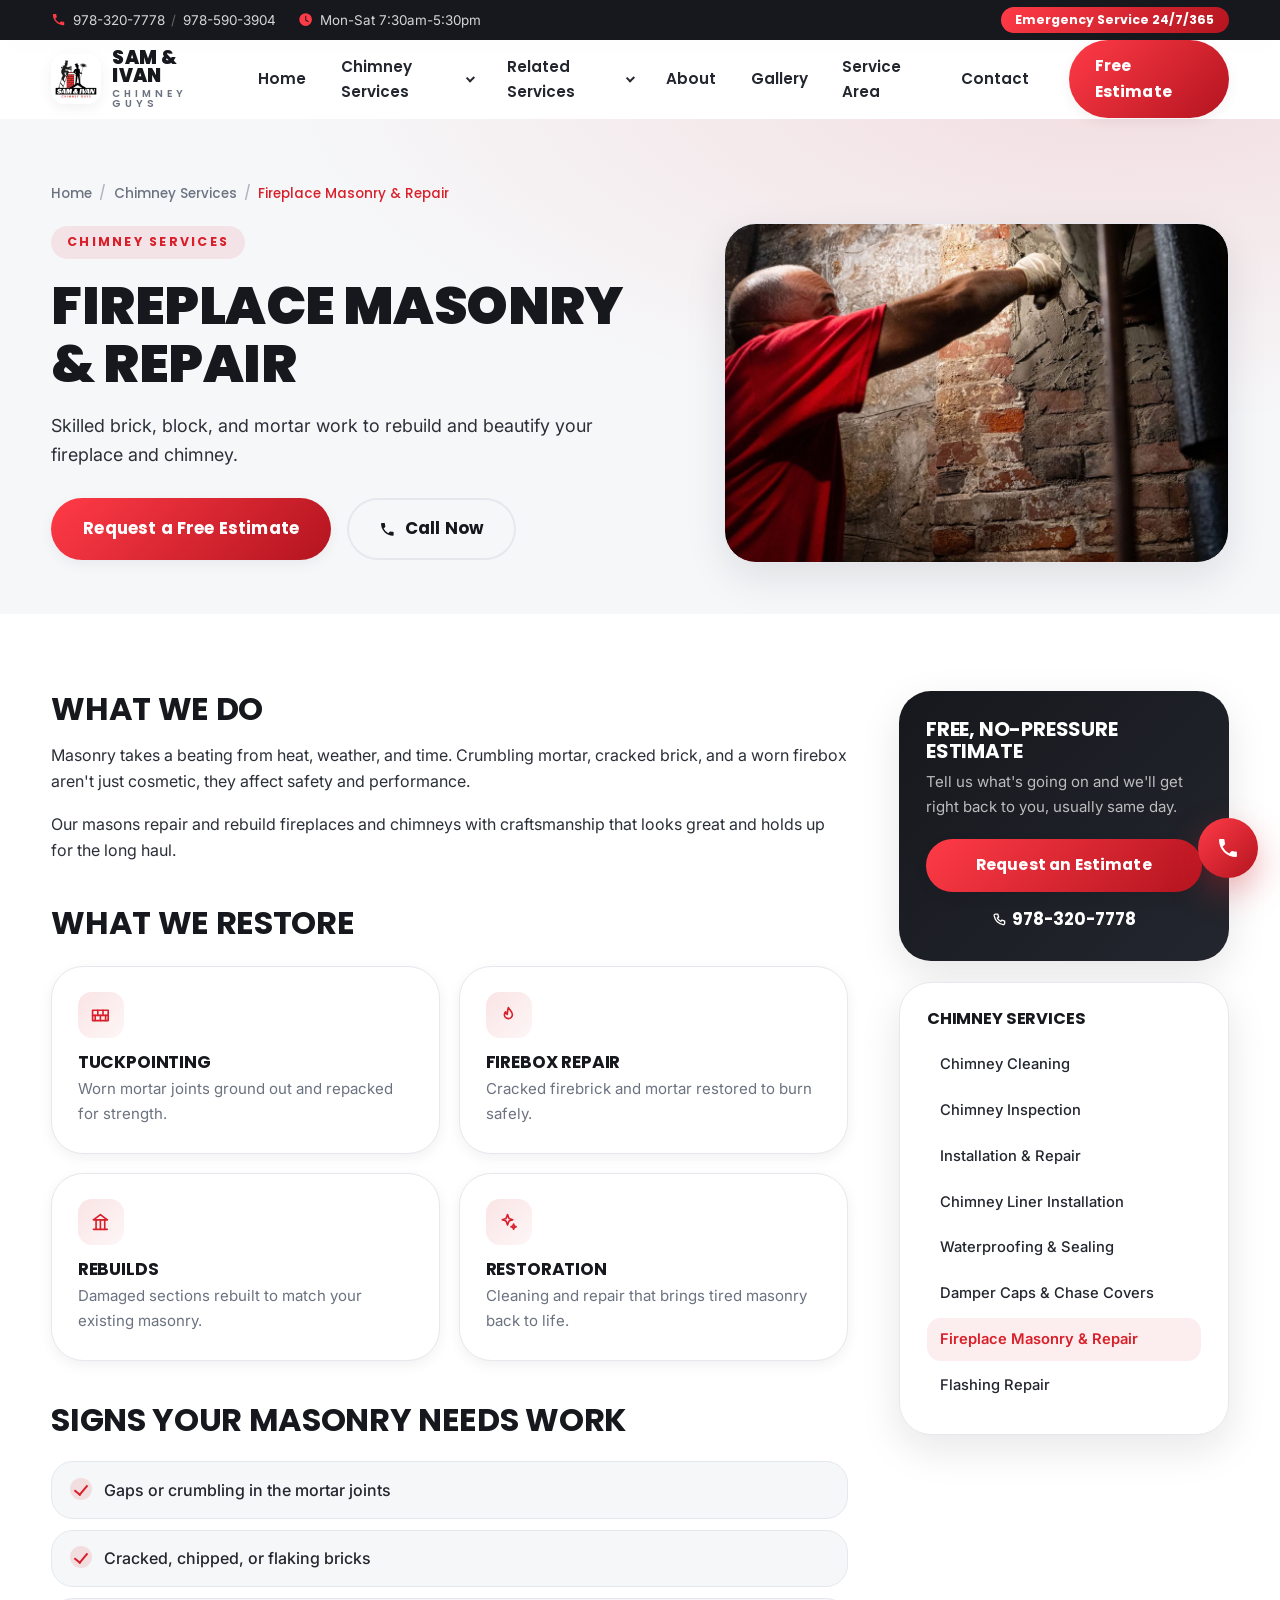
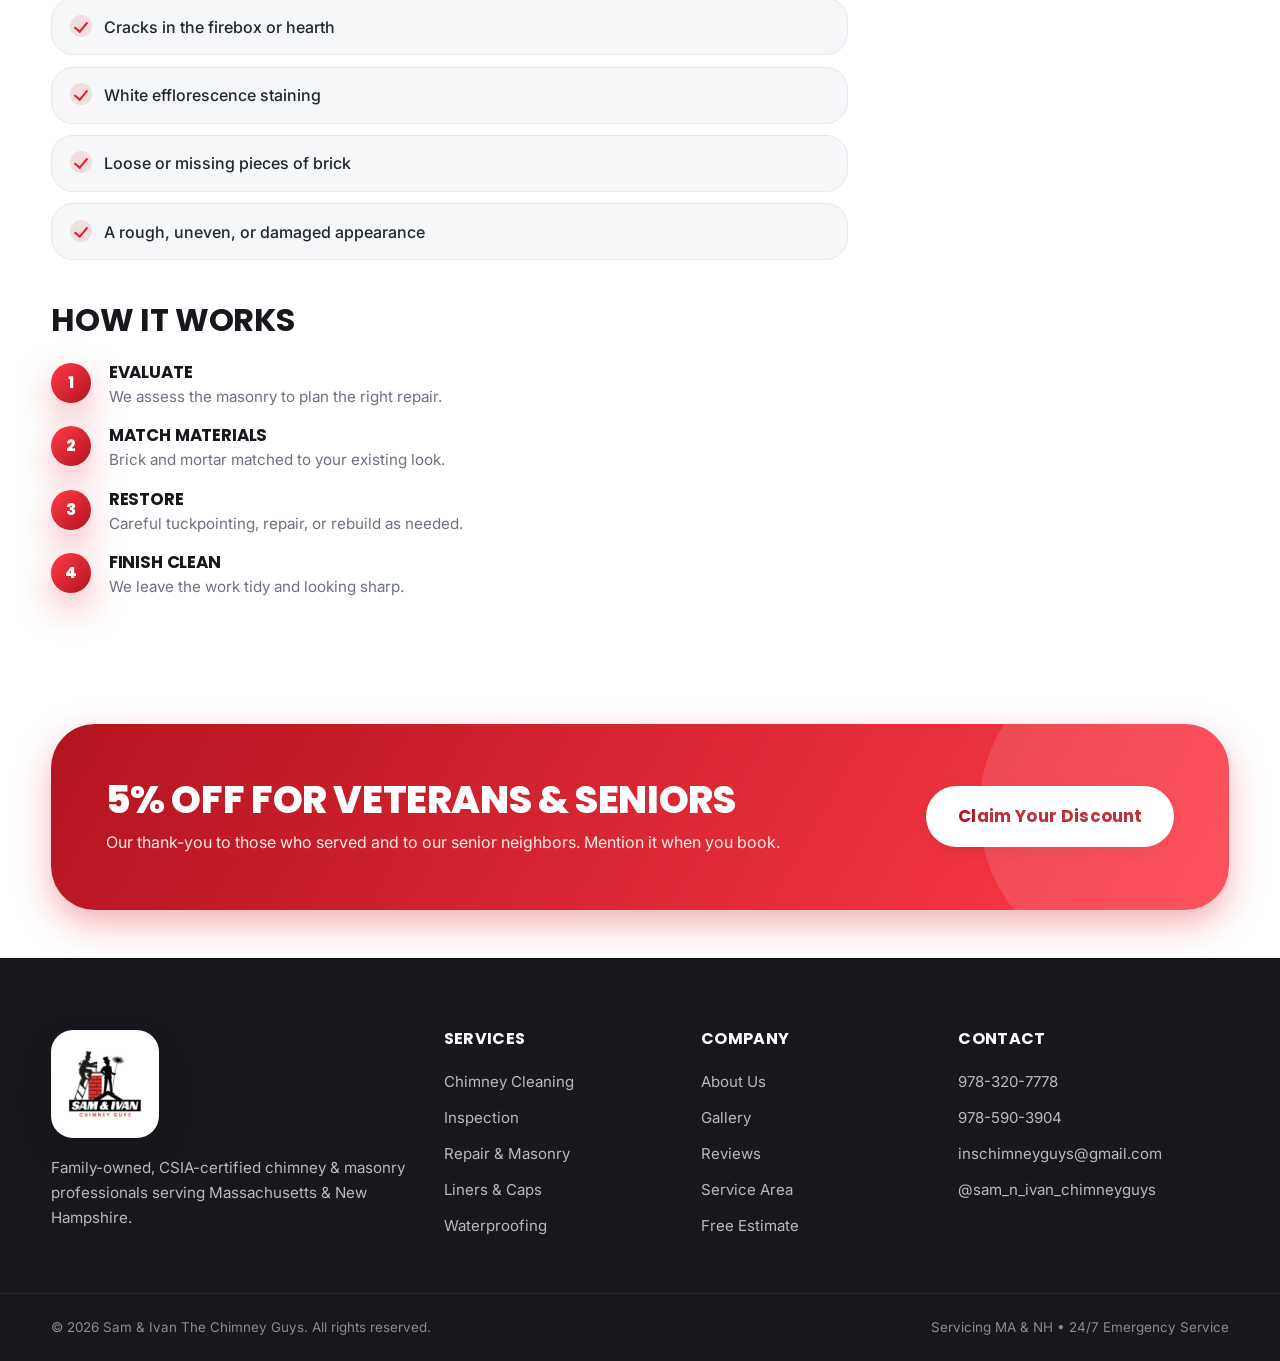
<file: services/fireplace-masonry-repair.html>
<!DOCTYPE html>
<html lang="en">
<head>
  <meta charset="UTF-8" />
  <meta name="viewport" content="width=device-width, initial-scale=1.0" />
  <title>Fireplace Masonry & Repair | Sam &amp; Ivan The Chimney Guys — MA &amp; NH</title>
  <meta name="description" content="Skilled brick, block, and mortar work to rebuild and beautify your fireplace and chimney. Sam & Ivan The Chimney Guys, CSIA-certified and serving Massachusetts & New Hampshire. Free estimates, 24/7 emergency service." />
  <link rel="preconnect" href="https://fonts.googleapis.com" />
  <link rel="preconnect" href="https://fonts.gstatic.com" crossorigin />
  <link href="https://fonts.googleapis.com/css2?family=Poppins:wght@400;500;600;700;800;900&family=Inter:wght@400;500;600;700&display=swap" rel="stylesheet" />
  <link rel="stylesheet" href="../styles.css?v=7" />
</head>
<body>

  <svg class="svg-sprite" aria-hidden="true" focusable="false" xmlns="http://www.w3.org/2000/svg"><defs>
    <symbol id="i-fire" viewBox="0 0 24 24"><path d="M12 3c1.6 3 4.6 4.4 4.6 8.2A4.6 4.6 0 0 1 7.4 11c0-1.3.5-2.4 1.3-3.2.1 1.6 1 2.7 2 3C11 8 11 5.6 12 3Z"/></symbol>
    <symbol id="i-air" viewBox="0 0 24 24"><path d="M3 8h9a2.2 2.2 0 1 0-2.2-2.2"/><path d="M3 12h13a2.2 2.2 0 1 1-2.2 2.2"/><path d="M3 16h7"/></symbol>
    <symbol id="i-heat" viewBox="0 0 24 24"><path d="M7 16c-.9-1 .7-2 0-3.4M12 16c-.9-1 .7-2 0-3.4M17 16c-.9-1 .7-2 0-3.4"/><path d="M5 20h14"/></symbol>
    <symbol id="i-shield" viewBox="0 0 24 24"><path d="M12 3l7 3v5c0 4.2-3 7.4-7 8.8C8 18.4 5 15.2 5 11V6z"/><path d="M9.3 11.8l1.8 1.8 3.6-3.8"/></symbol>
    <symbol id="i-search" viewBox="0 0 24 24"><circle cx="10.5" cy="10.5" r="6"/><path d="M15 15l5 5"/></symbol>
    <symbol id="i-home" viewBox="0 0 24 24"><path d="M4 11l8-7 8 7"/><path d="M6 9.5V20h12V9.5"/><path d="M10 20v-5h4v5"/></symbol>
    <symbol id="i-doc" viewBox="0 0 24 24"><path d="M8 4H6a2 2 0 0 0-2 2v12a2 2 0 0 0 2 2h12a2 2 0 0 0 2-2V6a2 2 0 0 0-2-2h-2"/><path d="M9 3h6v3H9z"/><path d="M8.5 13l2.2 2.2L15 11"/></symbol>
    <symbol id="i-brick" viewBox="0 0 24 24"><path d="M3 6h18v12H3z"/><path d="M3 12h18"/><path d="M9 6v6M15 6v6M6 12v6M12 12v6M18 12v6"/></symbol>
    <symbol id="i-cap" viewBox="0 0 24 24"><path d="M6 6h12l1 3H5z"/><path d="M8 9v9h8V9"/></symbol>
    <symbol id="i-wrench" viewBox="0 0 24 24"><path d="M14.7 4.6a4 4 0 0 0-5 5.1L4 15.4V20h4.6l5.7-5.7a4 4 0 0 0 5.1-5l-2.7 2.7-2.4-.4-.3-2.3z"/></symbol>
    <symbol id="i-build" viewBox="0 0 24 24"><path d="M3 18h18"/><path d="M5 16c0-4 3.1-7 7-7s7 3 7 7"/><path d="M10 16V9h4v7"/></symbol>
    <symbol id="i-flask" viewBox="0 0 24 24"><path d="M9 3h6"/><path d="M10 3v6l-4.6 7.4A2 2 0 0 0 7.1 20h9.8a2 2 0 0 0 1.7-3.1L14 9V3"/><path d="M7.7 15h8.6"/></symbol>
    <symbol id="i-check" viewBox="0 0 24 24"><circle cx="12" cy="12" r="9"/><path d="M8 12l3 3 5-6"/></symbol>
    <symbol id="i-drop" viewBox="0 0 24 24"><path d="M12 3.5c3 3.9 6 6.6 6 10.1a6 6 0 0 1-12 0c0-3.5 3-6.2 6-10.1z"/></symbol>
    <symbol id="i-snow" viewBox="0 0 24 24"><path d="M12 2v20M2.5 7l19 10M21.5 7l-19 10"/></symbol>
    <symbol id="i-money" viewBox="0 0 24 24"><path d="M3 7h18v10H3z"/><circle cx="12" cy="12" r="2.2"/><path d="M6.5 9v6M17.5 9v6"/></symbol>
    <symbol id="i-rain" viewBox="0 0 24 24"><path d="M7 14a4 4 0 0 1 .4-8 5 5 0 0 1 9.4 1.4A3.6 3.6 0 0 1 16.5 14H7z"/><path d="M8 17l-1 2.5M12 17l-1 2.5M16 17l-1 2.5"/></symbol>
    <symbol id="i-paw" viewBox="0 0 24 24"><ellipse cx="8" cy="8.5" rx="1.5" ry="2"/><ellipse cx="12" cy="7" rx="1.6" ry="2.1"/><ellipse cx="16" cy="8.5" rx="1.5" ry="2"/><path d="M8.4 13.2a3.6 3.6 0 0 1 7.2 0c0 2-1.7 3.3-3.6 3.3s-3.6-1.3-3.6-3.3z"/></symbol>
    <symbol id="i-leaf" viewBox="0 0 24 24"><path d="M4 20c-.5-8 5.5-14 16-14 .5 10-5.5 15.5-16 14z"/><path d="M5 19c4-6 8-8.5 12-9.5"/></symbol>
    <symbol id="i-column" viewBox="0 0 24 24"><path d="M4 20h16"/><path d="M4 9h16"/><path d="M12 3l8 6H4z"/><path d="M7 9v11M12 9v11M17 9v11"/></symbol>
    <symbol id="i-sparkle" viewBox="0 0 24 24"><path d="M11 3l1.7 4.6L17 9l-4.3 1.4L11 15l-1.7-4.6L5 9l4.3-1.4z"/><path d="M18 14l.8 2.2L21 17l-2.2.8L18 20l-.8-2.2L15 17l2.2-.8z"/></symbol>
    <symbol id="i-log" viewBox="0 0 24 24"><path d="M6 7h9a5 5 0 0 1 0 10H6a5 5 0 0 1 0-10z"/><path d="M15 7a5 5 0 0 1 0 10M15 9.5a2.5 2.5 0 0 1 0 5"/></symbol>
    <symbol id="i-brush" viewBox="0 0 24 24"><path d="M4 5h12v4H4z"/><path d="M16 6h2a1.5 1.5 0 0 1 1.5 1.5v2A1.5 1.5 0 0 1 18 11h-6a1.5 1.5 0 0 0-1.5 1.5V14"/><path d="M9.5 14h3v7h-3z"/></symbol>
    <symbol id="i-mold" viewBox="0 0 24 24"><path d="M4 12a8 8 0 0 1 16 0z"/><path d="M10 12v3.5a2 2 0 0 0 4 0V12"/></symbol>
    <symbol id="i-grain" viewBox="0 0 24 24"><path d="M12 21V8"/><path d="M12 12c-2.4-.6-3.6-2.4-3-4.8 2.4.6 3.6 2.4 3 4.8z"/><path d="M12 12c2.4-.6 3.6-2.4 3-4.8-2.4.6-3.6 2.4-3 4.8z"/><path d="M12 17c-2.4-.6-3.6-2.4-3-4.8 2.4.6 3.6 2.4 3 4.8z"/><path d="M12 17c2.4-.6 3.6-2.4 3-4.8-2.4.6-3.6 2.4-3 4.8z"/></symbol>
    <symbol id="i-stone" viewBox="0 0 24 24"><path d="M3 18l5.5-8.5 3.5 4.5 3-5L21 18z"/></symbol>
    <symbol id="i-phone" viewBox="0 0 24 24"><path d="M6.5 3h3l1.5 4-2 1.5a11 11 0 0 0 5 5l1.5-2 4 1.5v3a2 2 0 0 1-2.2 2A16 16 0 0 1 4.5 5.2 2 2 0 0 1 6.5 3z"/></symbol>
    <symbol id="i-mail" viewBox="0 0 24 24"><path d="M3 6h18v12H3z"/><path d="M3 7l9 6 9-6"/></symbol>
    <symbol id="i-clock" viewBox="0 0 24 24"><circle cx="12" cy="12" r="9"/><path d="M12 7v5.2l3.2 2"/></symbol>
    <symbol id="i-camera" viewBox="0 0 24 24"><path d="M4 8h3l1.4-2h7L17 8h3v11H4z"/><circle cx="12" cy="12.5" r="3"/></symbol>
  </defs></svg>

  <div class="topbar" id="topbar">
    <div class="container topbar__inner">
      <div class="topbar__left">
        <span class="topbar__item"><svg viewBox="0 0 24 24" class="ico"><path d="M6.6 10.8a15.5 15.5 0 006.6 6.6l2.2-2.2a1 1 0 011-.24 11.3 11.3 0 003.5.56 1 1 0 011 1V20a1 1 0 01-1 1A17 17 0 013 4a1 1 0 011-1h3.5a1 1 0 011 1 11.3 11.3 0 00.56 3.5 1 1 0 01-.24 1z"/></svg>
          <a href="tel:19783207778">978-320-7778</a> <span class="topbar__sep">/</span> <a href="tel:19785903904">978-590-3904</a>
        </span>
        <span class="topbar__item topbar__hide"><svg viewBox="0 0 24 24" class="ico"><path d="M12 2a10 10 0 100 20 10 10 0 000-20zm1 10.4l4 2.3-.8 1.3-4.7-2.7V6h1.5z"/></svg>Mon-Sat 7:30am-5:30pm</span>
      </div>
      <div class="topbar__right">
        <span class="topbar__badge">Emergency Service 24/7/365</span>
      </div>
    </div>
  </div>

  <header class="header" id="header">
    <div class="container header__inner">
      <a href="../index.html#home" class="brand" aria-label="Sam and Ivan The Chimney Guys home">
        <img src="../images/logo-badge.jpg" alt="Sam &amp; Ivan Chimney Guys logo" class="brand__logo" />
        <span class="brand__text">
          <span class="brand__name">SAM &amp; IVAN</span>
          <span class="brand__sub">CHIMNEY GUYS</span>
        </span>
      </a>

      <nav class="nav" id="nav">
        <ul class="nav__list">
          <li><a href="../index.html#home" class="nav__link">Home</a></li>
          <li class="has-dropdown">
            <a href="../index.html#services" class="nav__link">Chimney Services <span class="caret"></span></a>
            <div class="dropdown">
              <a href="chimney-cleaning.html">Chimney Cleaning</a>
              <a href="chimney-inspection.html">Chimney Inspection</a>
              <a href="chimney-installation-repair.html">Installation & Repair</a>
              <a href="chimney-liner-installation.html">Chimney Liner Installation</a>
              <a href="chimney-waterproofing-sealing.html">Waterproofing & Sealing</a>
              <a href="damper-caps-chase-covers.html">Damper Caps & Chase Covers</a>
              <a href="fireplace-masonry-repair.html" class="is-current">Fireplace Masonry & Repair</a>
              <a href="flashing-repair.html">Flashing Repair</a>
            </div>
          </li>
          <li class="has-dropdown">
            <a href="../index.html#related" class="nav__link">Related Services <span class="caret"></span></a>
            <div class="dropdown">
              <a href="foundation-waterproofing-repair.html">Foundation Waterproofing & Repair</a>
              <a href="heating-system-liner-services.html">Heating System Liner Services</a>
              <a href="pellet-stove-cleaning-installation.html">Pellet Stove Cleaning & Install</a>
              <a href="stone-wall-repair.html">Stone Wall Repair</a>
              <a href="wood-stove-cleaning-installation.html">Wood Stove Cleaning & Install</a>
            </div>
          </li>
          <li><a href="../index.html#about" class="nav__link">About</a></li>
          <li><a href="../index.html#gallery" class="nav__link">Gallery</a></li>
          <li><a href="../index.html#areas" class="nav__link">Service Area</a></li>
          <li><a href="../index.html#contact" class="nav__link">Contact</a></li>
        </ul>
      </nav>

      <a href="../index.html#contact" class="btn btn--primary header__cta">Free Estimate</a>

      <button class="hamburger" id="hamburger" aria-label="Open menu" aria-expanded="false">
        <span></span><span></span><span></span>
      </button>
    </div>
  </header>

  <div class="mobile-menu" id="mobileMenu">
    <a href="../index.html#home">Home</a>
    <a href="../index.html#services">Chimney Services</a>
    <a href="../index.html#related">Related Services</a>
    <a href="../index.html#about">About</a>
    <a href="../index.html#gallery">Gallery</a>
    <a href="../index.html#areas">Service Area</a>
    <a href="../index.html#contact">Contact</a>
    <a href="tel:19783207778" class="mobile-menu__call">Call 978-320-7778</a>
  </div>

  <main>
    <section class="service-hero">
      <div class="container">
        <div class="breadcrumb">
          <a href="../index.html#home">Home</a><span class="sep">/</span>
          <a href="../index.html#services">Chimney Services</a><span class="sep">/</span>
          <span class="current">Fireplace Masonry & Repair</span>
        </div>
        <div class="service-hero__grid">
          <div class="reveal">
            <span class="eyebrow">Chimney Services</span>
            <h1>Fireplace Masonry & Repair</h1>
            <p class="service-hero__lead">Skilled brick, block, and mortar work to rebuild and beautify your fireplace and chimney.</p>
            <div class="hero__actions">
              <a href="../index.html#contact" class="btn btn--primary btn--lg">Request a Free Estimate</a>
              <a href="tel:19783207778" class="btn btn--ghost btn--lg">
                <svg viewBox="0 0 24 24" class="ico"><path d="M6.6 10.8a15.5 15.5 0 006.6 6.6l2.2-2.2a1 1 0 011-.24 11.3 11.3 0 003.5.56 1 1 0 011 1V20a1 1 0 01-1 1A17 17 0 013 4a1 1 0 011-1h3.5a1 1 0 011 1 11.3 11.3 0 00.56 3.5 1 1 0 01-.24 1z"/></svg>
                Call Now
              </a>
            </div>
          </div>
          <div class="service-hero__img image-frame reveal" data-photo="Fireplace masonry work"
               style="background-image:url('../images/svc-fireplace-masonry-repair.jpg'); background-size:cover; background-position:center;">
          </div>
        </div>
      </div>
    </section>

    <section class="service-body">
      <div class="container service-layout">
        <div class="service-main">
          <h2>What we do</h2>
          <p>Masonry takes a beating from heat, weather, and time. Crumbling mortar, cracked brick, and a worn firebox aren't just cosmetic, they affect safety and performance.</p>
          <p>Our masons repair and rebuild fireplaces and chimneys with craftsmanship that looks great and holds up for the long haul.</p>

          <h2>What we restore</h2>
          <div class="feature-cards">
          <article class="feature-card reveal">
            <div class="ico-badge"><svg class="ico-svg"><use href="#i-brick"></use></svg></div>
            <h3>Tuckpointing</h3>
            <p>Worn mortar joints ground out and repacked for strength.</p>
          </article>
          <article class="feature-card reveal">
            <div class="ico-badge"><svg class="ico-svg"><use href="#i-fire"></use></svg></div>
            <h3>Firebox repair</h3>
            <p>Cracked firebrick and mortar restored to burn safely.</p>
          </article>
          <article class="feature-card reveal">
            <div class="ico-badge"><svg class="ico-svg"><use href="#i-column"></use></svg></div>
            <h3>Rebuilds</h3>
            <p>Damaged sections rebuilt to match your existing masonry.</p>
          </article>
          <article class="feature-card reveal">
            <div class="ico-badge"><svg class="ico-svg"><use href="#i-sparkle"></use></svg></div>
            <h3>Restoration</h3>
            <p>Cleaning and repair that brings tired masonry back to life.</p>
          </article>
          </div>

          <h2>Signs your masonry needs work</h2>
          <ul class="signs-list">
          <li><span class="check"></span> Gaps or crumbling in the mortar joints</li>
          <li><span class="check"></span> Cracked, chipped, or flaking bricks</li>
          <li><span class="check"></span> Cracks in the firebox or hearth</li>
          <li><span class="check"></span> White efflorescence staining</li>
          <li><span class="check"></span> Loose or missing pieces of brick</li>
          <li><span class="check"></span> A rough, uneven, or damaged appearance</li>
          </ul>

          <h2>How it works</h2>
          <div class="steps">
          <div class="step reveal">
            <h3>Evaluate</h3>
            <p>We assess the masonry to plan the right repair.</p>
          </div>
          <div class="step reveal">
            <h3>Match materials</h3>
            <p>Brick and mortar matched to your existing look.</p>
          </div>
          <div class="step reveal">
            <h3>Restore</h3>
            <p>Careful tuckpointing, repair, or rebuild as needed.</p>
          </div>
          <div class="step reveal">
            <h3>Finish clean</h3>
            <p>We leave the work tidy and looking sharp.</p>
          </div>
          </div>
        </div>

        <aside class="service-aside">
          <div class="aside-card aside-card--cta">
            <h3>Free, no-pressure estimate</h3>
            <p>Tell us what's going on and we'll get right back to you, usually same day.</p>
            <a href="../index.html#contact" class="btn btn--primary">Request an Estimate</a>
            <a href="tel:19783207778" class="aside-phone"><svg class="ico-svg"><use href="#i-phone"></use></svg> 978-320-7778</a>
          </div>
          <div class="aside-card aside-card--links">
            <h3>Chimney Services</h3>
            <nav class="aside-links">
          <a href="chimney-cleaning.html">Chimney Cleaning</a>
          <a href="chimney-inspection.html">Chimney Inspection</a>
          <a href="chimney-installation-repair.html">Installation & Repair</a>
          <a href="chimney-liner-installation.html">Chimney Liner Installation</a>
          <a href="chimney-waterproofing-sealing.html">Waterproofing & Sealing</a>
          <a href="damper-caps-chase-covers.html">Damper Caps & Chase Covers</a>
          <a href="fireplace-masonry-repair.html" class="is-current">Fireplace Masonry & Repair</a>
          <a href="flashing-repair.html">Flashing Repair</a>
            </nav>
          </div>
        </aside>
      </div>
    </section>

    <section class="offer">
      <div class="container offer__inner reveal">
        <div class="offer__text">
          <h2>5% off for Veterans &amp; Seniors</h2>
          <p>Our thank-you to those who served and to our senior neighbors. Mention it when you book.</p>
        </div>
        <a href="../index.html#contact" class="btn btn--light btn--lg">Claim Your Discount</a>
      </div>
    </section>
  </main>

  <footer class="footer">
    <div class="container footer__grid">
      <div class="footer__brand">
        <div class="footer__logo-tile">
          <img src="../images/logo-badge.jpg" alt="Sam &amp; Ivan Chimney Guys logo" />
        </div>
        <p>Family-owned, CSIA-certified chimney &amp; masonry professionals serving Massachusetts &amp; New Hampshire.</p>
      </div>
      <div class="footer__col">
        <h4>Services</h4>
        <a href="chimney-cleaning.html">Chimney Cleaning</a>
        <a href="chimney-inspection.html">Inspection</a>
        <a href="fireplace-masonry-repair.html">Repair &amp; Masonry</a>
        <a href="chimney-liner-installation.html">Liners &amp; Caps</a>
        <a href="chimney-waterproofing-sealing.html">Waterproofing</a>
      </div>
      <div class="footer__col">
        <h4>Company</h4>
        <a href="../index.html#about">About Us</a>
        <a href="../index.html#gallery">Gallery</a>
        <a href="../index.html#reviews">Reviews</a>
        <a href="../index.html#areas">Service Area</a>
        <a href="../index.html#contact">Free Estimate</a>
      </div>
      <div class="footer__col">
        <h4>Contact</h4>
        <a href="tel:19783207778">978-320-7778</a>
        <a href="tel:19785903904">978-590-3904</a>
        <a href="mailto:inschimneyguys@gmail.com">inschimneyguys@gmail.com</a>
        <a href="https://instagram.com/sam_n_ivan_chimneyguys" target="_blank" rel="noopener">@sam_n_ivan_chimneyguys</a>
      </div>
    </div>
    <div class="footer__bar">
      <div class="container footer__bar-inner">
        <span>© <span id="year"></span> Sam &amp; Ivan The Chimney Guys. All rights reserved.</span>
        <span>Servicing MA &amp; NH • 24/7 Emergency Service</span>
      </div>
    </div>
  </footer>

  <a href="tel:19783207778" class="fab" aria-label="Call Sam and Ivan">
    <svg viewBox="0 0 24 24" class="ico"><path d="M6.6 10.8a15.5 15.5 0 006.6 6.6l2.2-2.2a1 1 0 011-.24 11.3 11.3 0 003.5.56 1 1 0 011 1V20a1 1 0 01-1 1A17 17 0 013 4a1 1 0 011-1h3.5a1 1 0 011 1 11.3 11.3 0 00.56 3.5 1 1 0 01-.24 1z"/></svg>
  </a>

  <script src="../script.js?v=7"></script>
</body>
</html>
</file>
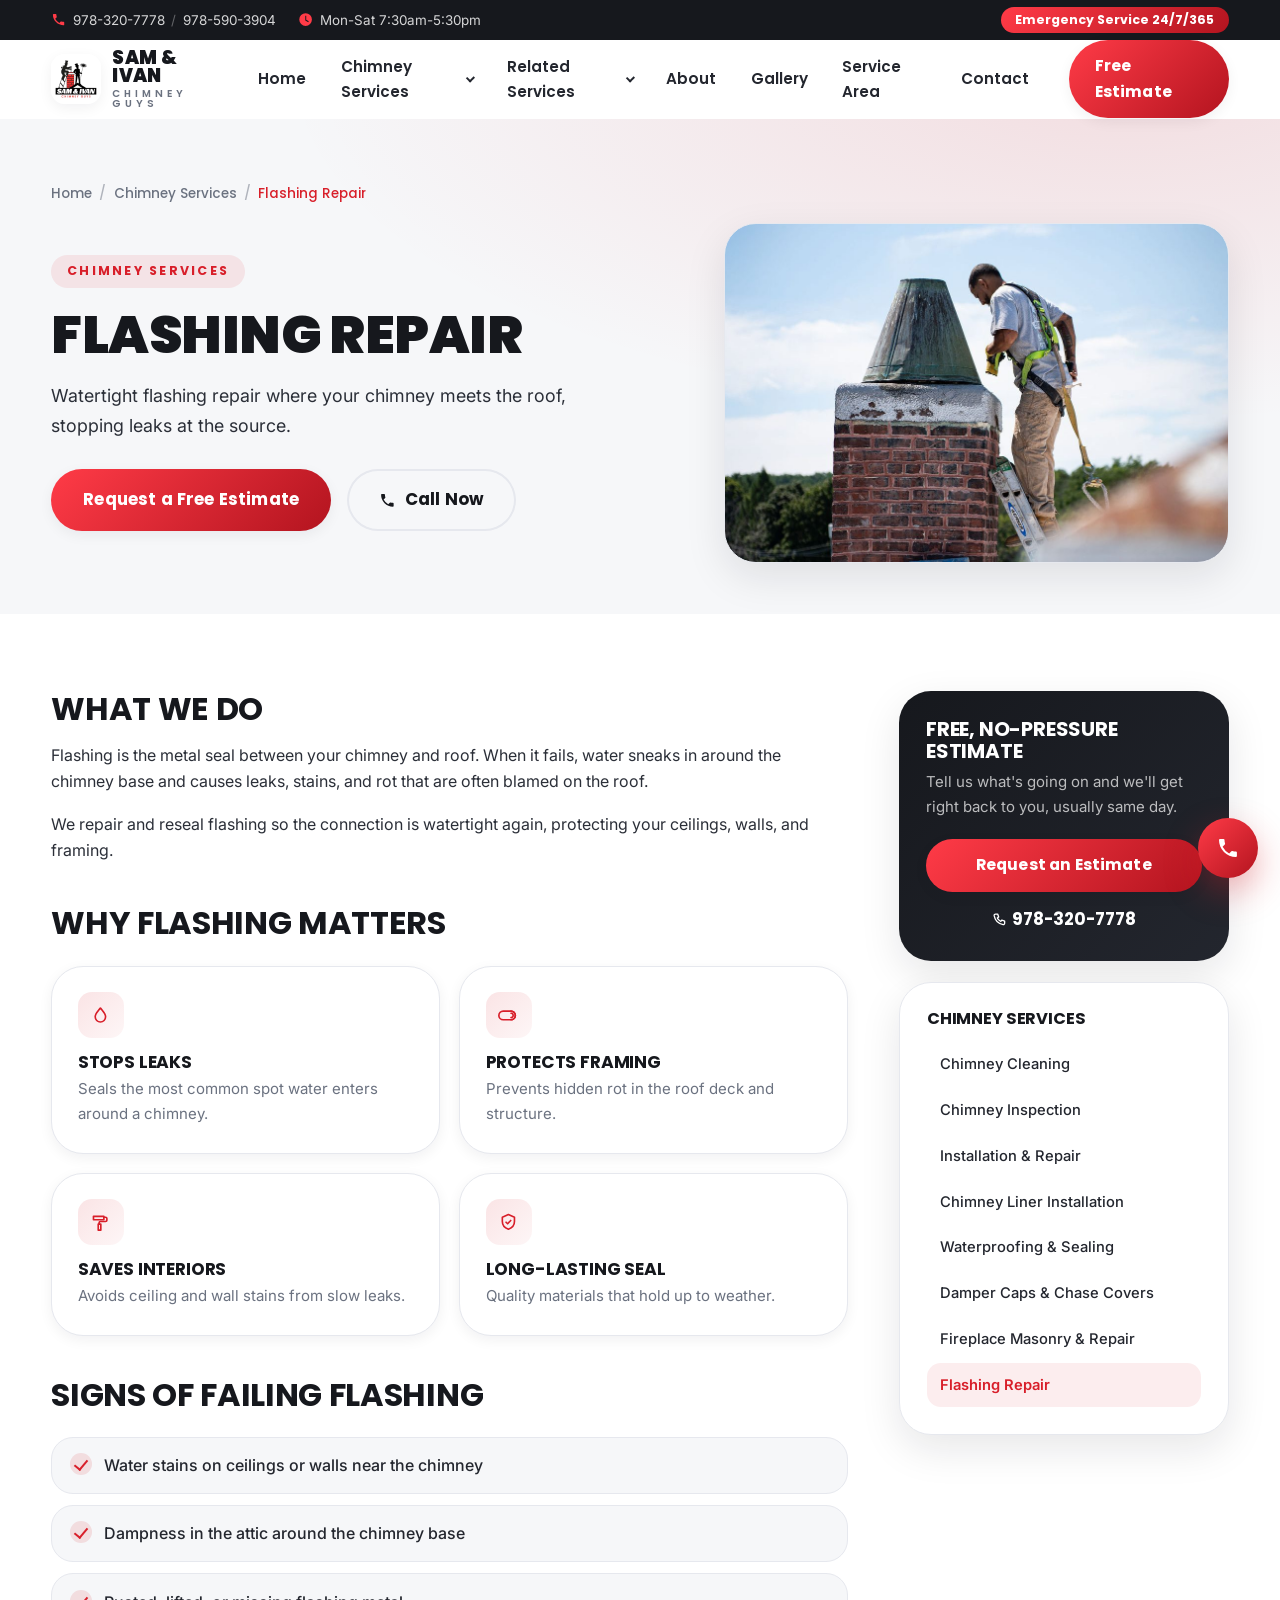
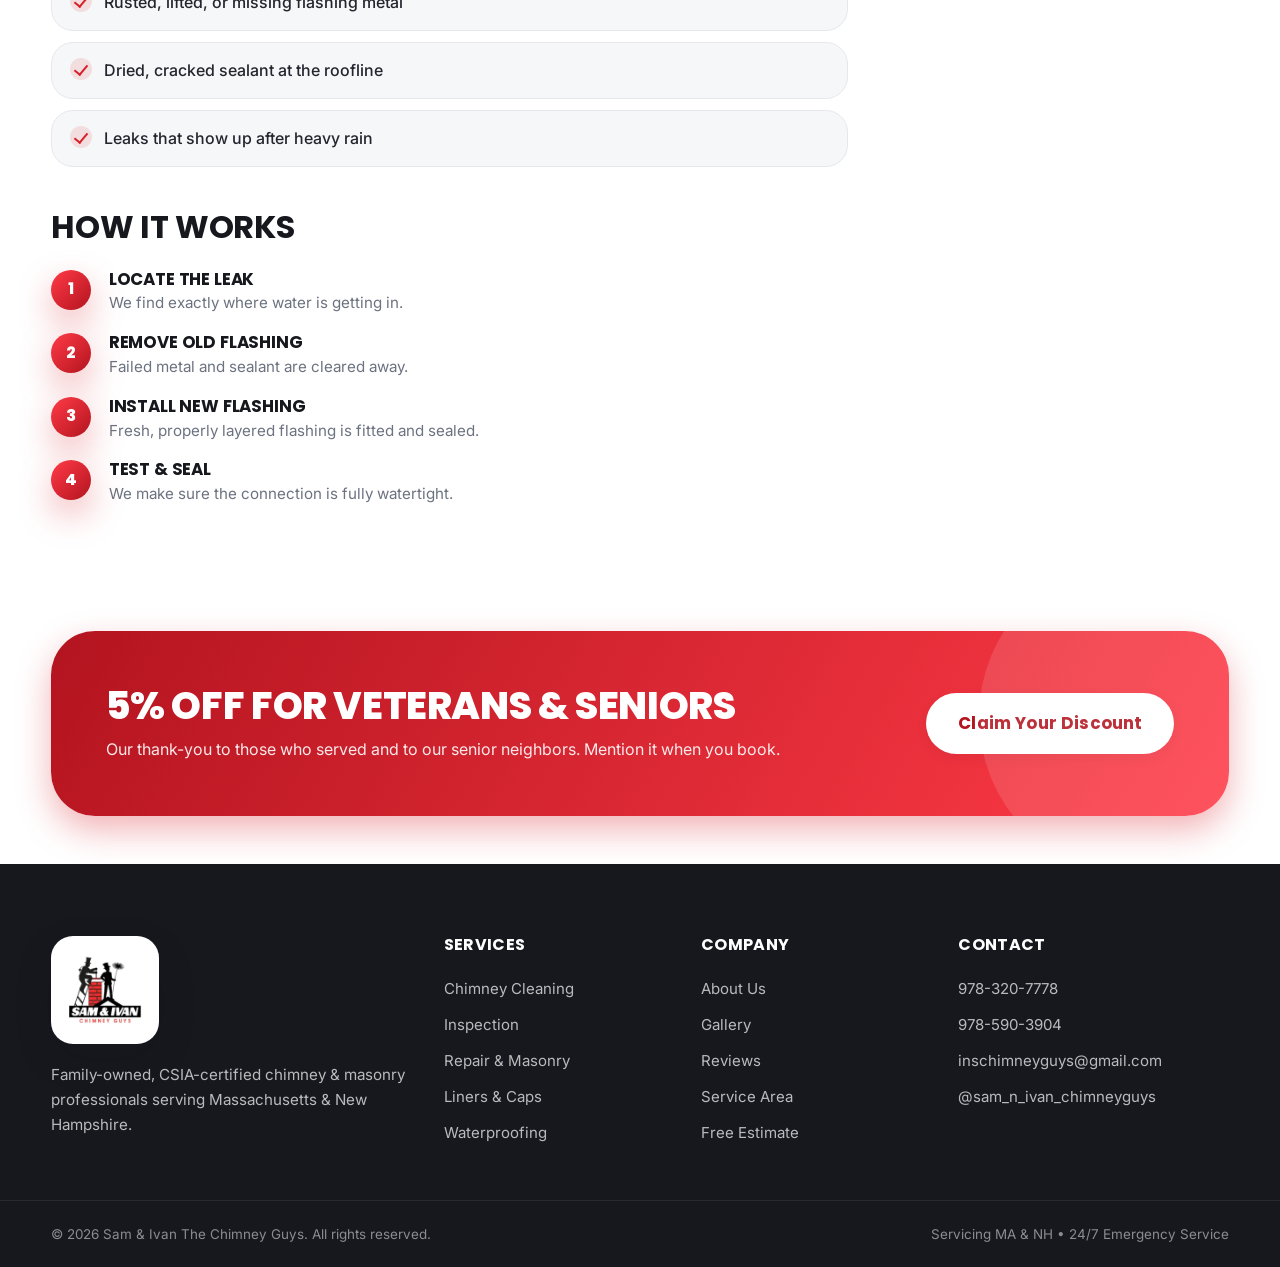
<file: services/flashing-repair.html>
<!DOCTYPE html>
<html lang="en">
<head>
  <meta charset="UTF-8" />
  <meta name="viewport" content="width=device-width, initial-scale=1.0" />
  <title>Flashing Repair | Sam &amp; Ivan The Chimney Guys — MA &amp; NH</title>
  <meta name="description" content="Watertight flashing repair where your chimney meets the roof, stopping leaks at the source. Sam & Ivan The Chimney Guys, CSIA-certified and serving Massachusetts & New Hampshire. Free estimates, 24/7 emergency service." />
  <link rel="preconnect" href="https://fonts.googleapis.com" />
  <link rel="preconnect" href="https://fonts.gstatic.com" crossorigin />
  <link href="https://fonts.googleapis.com/css2?family=Poppins:wght@400;500;600;700;800;900&family=Inter:wght@400;500;600;700&display=swap" rel="stylesheet" />
  <link rel="stylesheet" href="../styles.css?v=7" />
</head>
<body>

  <svg class="svg-sprite" aria-hidden="true" focusable="false" xmlns="http://www.w3.org/2000/svg"><defs>
    <symbol id="i-fire" viewBox="0 0 24 24"><path d="M12 3c1.6 3 4.6 4.4 4.6 8.2A4.6 4.6 0 0 1 7.4 11c0-1.3.5-2.4 1.3-3.2.1 1.6 1 2.7 2 3C11 8 11 5.6 12 3Z"/></symbol>
    <symbol id="i-air" viewBox="0 0 24 24"><path d="M3 8h9a2.2 2.2 0 1 0-2.2-2.2"/><path d="M3 12h13a2.2 2.2 0 1 1-2.2 2.2"/><path d="M3 16h7"/></symbol>
    <symbol id="i-heat" viewBox="0 0 24 24"><path d="M7 16c-.9-1 .7-2 0-3.4M12 16c-.9-1 .7-2 0-3.4M17 16c-.9-1 .7-2 0-3.4"/><path d="M5 20h14"/></symbol>
    <symbol id="i-shield" viewBox="0 0 24 24"><path d="M12 3l7 3v5c0 4.2-3 7.4-7 8.8C8 18.4 5 15.2 5 11V6z"/><path d="M9.3 11.8l1.8 1.8 3.6-3.8"/></symbol>
    <symbol id="i-search" viewBox="0 0 24 24"><circle cx="10.5" cy="10.5" r="6"/><path d="M15 15l5 5"/></symbol>
    <symbol id="i-home" viewBox="0 0 24 24"><path d="M4 11l8-7 8 7"/><path d="M6 9.5V20h12V9.5"/><path d="M10 20v-5h4v5"/></symbol>
    <symbol id="i-doc" viewBox="0 0 24 24"><path d="M8 4H6a2 2 0 0 0-2 2v12a2 2 0 0 0 2 2h12a2 2 0 0 0 2-2V6a2 2 0 0 0-2-2h-2"/><path d="M9 3h6v3H9z"/><path d="M8.5 13l2.2 2.2L15 11"/></symbol>
    <symbol id="i-brick" viewBox="0 0 24 24"><path d="M3 6h18v12H3z"/><path d="M3 12h18"/><path d="M9 6v6M15 6v6M6 12v6M12 12v6M18 12v6"/></symbol>
    <symbol id="i-cap" viewBox="0 0 24 24"><path d="M6 6h12l1 3H5z"/><path d="M8 9v9h8V9"/></symbol>
    <symbol id="i-wrench" viewBox="0 0 24 24"><path d="M14.7 4.6a4 4 0 0 0-5 5.1L4 15.4V20h4.6l5.7-5.7a4 4 0 0 0 5.1-5l-2.7 2.7-2.4-.4-.3-2.3z"/></symbol>
    <symbol id="i-build" viewBox="0 0 24 24"><path d="M3 18h18"/><path d="M5 16c0-4 3.1-7 7-7s7 3 7 7"/><path d="M10 16V9h4v7"/></symbol>
    <symbol id="i-flask" viewBox="0 0 24 24"><path d="M9 3h6"/><path d="M10 3v6l-4.6 7.4A2 2 0 0 0 7.1 20h9.8a2 2 0 0 0 1.7-3.1L14 9V3"/><path d="M7.7 15h8.6"/></symbol>
    <symbol id="i-check" viewBox="0 0 24 24"><circle cx="12" cy="12" r="9"/><path d="M8 12l3 3 5-6"/></symbol>
    <symbol id="i-drop" viewBox="0 0 24 24"><path d="M12 3.5c3 3.9 6 6.6 6 10.1a6 6 0 0 1-12 0c0-3.5 3-6.2 6-10.1z"/></symbol>
    <symbol id="i-snow" viewBox="0 0 24 24"><path d="M12 2v20M2.5 7l19 10M21.5 7l-19 10"/></symbol>
    <symbol id="i-money" viewBox="0 0 24 24"><path d="M3 7h18v10H3z"/><circle cx="12" cy="12" r="2.2"/><path d="M6.5 9v6M17.5 9v6"/></symbol>
    <symbol id="i-rain" viewBox="0 0 24 24"><path d="M7 14a4 4 0 0 1 .4-8 5 5 0 0 1 9.4 1.4A3.6 3.6 0 0 1 16.5 14H7z"/><path d="M8 17l-1 2.5M12 17l-1 2.5M16 17l-1 2.5"/></symbol>
    <symbol id="i-paw" viewBox="0 0 24 24"><ellipse cx="8" cy="8.5" rx="1.5" ry="2"/><ellipse cx="12" cy="7" rx="1.6" ry="2.1"/><ellipse cx="16" cy="8.5" rx="1.5" ry="2"/><path d="M8.4 13.2a3.6 3.6 0 0 1 7.2 0c0 2-1.7 3.3-3.6 3.3s-3.6-1.3-3.6-3.3z"/></symbol>
    <symbol id="i-leaf" viewBox="0 0 24 24"><path d="M4 20c-.5-8 5.5-14 16-14 .5 10-5.5 15.5-16 14z"/><path d="M5 19c4-6 8-8.5 12-9.5"/></symbol>
    <symbol id="i-column" viewBox="0 0 24 24"><path d="M4 20h16"/><path d="M4 9h16"/><path d="M12 3l8 6H4z"/><path d="M7 9v11M12 9v11M17 9v11"/></symbol>
    <symbol id="i-sparkle" viewBox="0 0 24 24"><path d="M11 3l1.7 4.6L17 9l-4.3 1.4L11 15l-1.7-4.6L5 9l4.3-1.4z"/><path d="M18 14l.8 2.2L21 17l-2.2.8L18 20l-.8-2.2L15 17l2.2-.8z"/></symbol>
    <symbol id="i-log" viewBox="0 0 24 24"><path d="M6 7h9a5 5 0 0 1 0 10H6a5 5 0 0 1 0-10z"/><path d="M15 7a5 5 0 0 1 0 10M15 9.5a2.5 2.5 0 0 1 0 5"/></symbol>
    <symbol id="i-brush" viewBox="0 0 24 24"><path d="M4 5h12v4H4z"/><path d="M16 6h2a1.5 1.5 0 0 1 1.5 1.5v2A1.5 1.5 0 0 1 18 11h-6a1.5 1.5 0 0 0-1.5 1.5V14"/><path d="M9.5 14h3v7h-3z"/></symbol>
    <symbol id="i-mold" viewBox="0 0 24 24"><path d="M4 12a8 8 0 0 1 16 0z"/><path d="M10 12v3.5a2 2 0 0 0 4 0V12"/></symbol>
    <symbol id="i-grain" viewBox="0 0 24 24"><path d="M12 21V8"/><path d="M12 12c-2.4-.6-3.6-2.4-3-4.8 2.4.6 3.6 2.4 3 4.8z"/><path d="M12 12c2.4-.6 3.6-2.4 3-4.8-2.4.6-3.6 2.4-3 4.8z"/><path d="M12 17c-2.4-.6-3.6-2.4-3-4.8 2.4.6 3.6 2.4 3 4.8z"/><path d="M12 17c2.4-.6 3.6-2.4 3-4.8-2.4.6-3.6 2.4-3 4.8z"/></symbol>
    <symbol id="i-stone" viewBox="0 0 24 24"><path d="M3 18l5.5-8.5 3.5 4.5 3-5L21 18z"/></symbol>
    <symbol id="i-phone" viewBox="0 0 24 24"><path d="M6.5 3h3l1.5 4-2 1.5a11 11 0 0 0 5 5l1.5-2 4 1.5v3a2 2 0 0 1-2.2 2A16 16 0 0 1 4.5 5.2 2 2 0 0 1 6.5 3z"/></symbol>
    <symbol id="i-mail" viewBox="0 0 24 24"><path d="M3 6h18v12H3z"/><path d="M3 7l9 6 9-6"/></symbol>
    <symbol id="i-clock" viewBox="0 0 24 24"><circle cx="12" cy="12" r="9"/><path d="M12 7v5.2l3.2 2"/></symbol>
    <symbol id="i-camera" viewBox="0 0 24 24"><path d="M4 8h3l1.4-2h7L17 8h3v11H4z"/><circle cx="12" cy="12.5" r="3"/></symbol>
  </defs></svg>

  <div class="topbar" id="topbar">
    <div class="container topbar__inner">
      <div class="topbar__left">
        <span class="topbar__item"><svg viewBox="0 0 24 24" class="ico"><path d="M6.6 10.8a15.5 15.5 0 006.6 6.6l2.2-2.2a1 1 0 011-.24 11.3 11.3 0 003.5.56 1 1 0 011 1V20a1 1 0 01-1 1A17 17 0 013 4a1 1 0 011-1h3.5a1 1 0 011 1 11.3 11.3 0 00.56 3.5 1 1 0 01-.24 1z"/></svg>
          <a href="tel:19783207778">978-320-7778</a> <span class="topbar__sep">/</span> <a href="tel:19785903904">978-590-3904</a>
        </span>
        <span class="topbar__item topbar__hide"><svg viewBox="0 0 24 24" class="ico"><path d="M12 2a10 10 0 100 20 10 10 0 000-20zm1 10.4l4 2.3-.8 1.3-4.7-2.7V6h1.5z"/></svg>Mon-Sat 7:30am-5:30pm</span>
      </div>
      <div class="topbar__right">
        <span class="topbar__badge">Emergency Service 24/7/365</span>
      </div>
    </div>
  </div>

  <header class="header" id="header">
    <div class="container header__inner">
      <a href="../index.html#home" class="brand" aria-label="Sam and Ivan The Chimney Guys home">
        <img src="../images/logo-badge.jpg" alt="Sam &amp; Ivan Chimney Guys logo" class="brand__logo" />
        <span class="brand__text">
          <span class="brand__name">SAM &amp; IVAN</span>
          <span class="brand__sub">CHIMNEY GUYS</span>
        </span>
      </a>

      <nav class="nav" id="nav">
        <ul class="nav__list">
          <li><a href="../index.html#home" class="nav__link">Home</a></li>
          <li class="has-dropdown">
            <a href="../index.html#services" class="nav__link">Chimney Services <span class="caret"></span></a>
            <div class="dropdown">
              <a href="chimney-cleaning.html">Chimney Cleaning</a>
              <a href="chimney-inspection.html">Chimney Inspection</a>
              <a href="chimney-installation-repair.html">Installation & Repair</a>
              <a href="chimney-liner-installation.html">Chimney Liner Installation</a>
              <a href="chimney-waterproofing-sealing.html">Waterproofing & Sealing</a>
              <a href="damper-caps-chase-covers.html">Damper Caps & Chase Covers</a>
              <a href="fireplace-masonry-repair.html">Fireplace Masonry & Repair</a>
              <a href="flashing-repair.html" class="is-current">Flashing Repair</a>
            </div>
          </li>
          <li class="has-dropdown">
            <a href="../index.html#related" class="nav__link">Related Services <span class="caret"></span></a>
            <div class="dropdown">
              <a href="foundation-waterproofing-repair.html">Foundation Waterproofing & Repair</a>
              <a href="heating-system-liner-services.html">Heating System Liner Services</a>
              <a href="pellet-stove-cleaning-installation.html">Pellet Stove Cleaning & Install</a>
              <a href="stone-wall-repair.html">Stone Wall Repair</a>
              <a href="wood-stove-cleaning-installation.html">Wood Stove Cleaning & Install</a>
            </div>
          </li>
          <li><a href="../index.html#about" class="nav__link">About</a></li>
          <li><a href="../index.html#gallery" class="nav__link">Gallery</a></li>
          <li><a href="../index.html#areas" class="nav__link">Service Area</a></li>
          <li><a href="../index.html#contact" class="nav__link">Contact</a></li>
        </ul>
      </nav>

      <a href="../index.html#contact" class="btn btn--primary header__cta">Free Estimate</a>

      <button class="hamburger" id="hamburger" aria-label="Open menu" aria-expanded="false">
        <span></span><span></span><span></span>
      </button>
    </div>
  </header>

  <div class="mobile-menu" id="mobileMenu">
    <a href="../index.html#home">Home</a>
    <a href="../index.html#services">Chimney Services</a>
    <a href="../index.html#related">Related Services</a>
    <a href="../index.html#about">About</a>
    <a href="../index.html#gallery">Gallery</a>
    <a href="../index.html#areas">Service Area</a>
    <a href="../index.html#contact">Contact</a>
    <a href="tel:19783207778" class="mobile-menu__call">Call 978-320-7778</a>
  </div>

  <main>
    <section class="service-hero">
      <div class="container">
        <div class="breadcrumb">
          <a href="../index.html#home">Home</a><span class="sep">/</span>
          <a href="../index.html#services">Chimney Services</a><span class="sep">/</span>
          <span class="current">Flashing Repair</span>
        </div>
        <div class="service-hero__grid">
          <div class="reveal">
            <span class="eyebrow">Chimney Services</span>
            <h1>Flashing Repair</h1>
            <p class="service-hero__lead">Watertight flashing repair where your chimney meets the roof, stopping leaks at the source.</p>
            <div class="hero__actions">
              <a href="../index.html#contact" class="btn btn--primary btn--lg">Request a Free Estimate</a>
              <a href="tel:19783207778" class="btn btn--ghost btn--lg">
                <svg viewBox="0 0 24 24" class="ico"><path d="M6.6 10.8a15.5 15.5 0 006.6 6.6l2.2-2.2a1 1 0 011-.24 11.3 11.3 0 003.5.56 1 1 0 011 1V20a1 1 0 01-1 1A17 17 0 013 4a1 1 0 011-1h3.5a1 1 0 011 1 11.3 11.3 0 00.56 3.5 1 1 0 01-.24 1z"/></svg>
                Call Now
              </a>
            </div>
          </div>
          <div class="service-hero__img image-frame reveal" data-photo="Chimney flashing repair"
               style="background-image:url('../images/svc-flashing-repair.jpg'); background-size:cover; background-position:center;">
          </div>
        </div>
      </div>
    </section>

    <section class="service-body">
      <div class="container service-layout">
        <div class="service-main">
          <h2>What we do</h2>
          <p>Flashing is the metal seal between your chimney and roof. When it fails, water sneaks in around the chimney base and causes leaks, stains, and rot that are often blamed on the roof.</p>
          <p>We repair and reseal flashing so the connection is watertight again, protecting your ceilings, walls, and framing.</p>

          <h2>Why flashing matters</h2>
          <div class="feature-cards">
          <article class="feature-card reveal">
            <div class="ico-badge"><svg class="ico-svg"><use href="#i-drop"></use></svg></div>
            <h3>Stops leaks</h3>
            <p>Seals the most common spot water enters around a chimney.</p>
          </article>
          <article class="feature-card reveal">
            <div class="ico-badge"><svg class="ico-svg"><use href="#i-log"></use></svg></div>
            <h3>Protects framing</h3>
            <p>Prevents hidden rot in the roof deck and structure.</p>
          </article>
          <article class="feature-card reveal">
            <div class="ico-badge"><svg class="ico-svg"><use href="#i-brush"></use></svg></div>
            <h3>Saves interiors</h3>
            <p>Avoids ceiling and wall stains from slow leaks.</p>
          </article>
          <article class="feature-card reveal">
            <div class="ico-badge"><svg class="ico-svg"><use href="#i-shield"></use></svg></div>
            <h3>Long-lasting seal</h3>
            <p>Quality materials that hold up to weather.</p>
          </article>
          </div>

          <h2>Signs of failing flashing</h2>
          <ul class="signs-list">
          <li><span class="check"></span> Water stains on ceilings or walls near the chimney</li>
          <li><span class="check"></span> Dampness in the attic around the chimney base</li>
          <li><span class="check"></span> Rusted, lifted, or missing flashing metal</li>
          <li><span class="check"></span> Dried, cracked sealant at the roofline</li>
          <li><span class="check"></span> Leaks that show up after heavy rain</li>
          </ul>

          <h2>How it works</h2>
          <div class="steps">
          <div class="step reveal">
            <h3>Locate the leak</h3>
            <p>We find exactly where water is getting in.</p>
          </div>
          <div class="step reveal">
            <h3>Remove old flashing</h3>
            <p>Failed metal and sealant are cleared away.</p>
          </div>
          <div class="step reveal">
            <h3>Install new flashing</h3>
            <p>Fresh, properly layered flashing is fitted and sealed.</p>
          </div>
          <div class="step reveal">
            <h3>Test & seal</h3>
            <p>We make sure the connection is fully watertight.</p>
          </div>
          </div>
        </div>

        <aside class="service-aside">
          <div class="aside-card aside-card--cta">
            <h3>Free, no-pressure estimate</h3>
            <p>Tell us what's going on and we'll get right back to you, usually same day.</p>
            <a href="../index.html#contact" class="btn btn--primary">Request an Estimate</a>
            <a href="tel:19783207778" class="aside-phone"><svg class="ico-svg"><use href="#i-phone"></use></svg> 978-320-7778</a>
          </div>
          <div class="aside-card aside-card--links">
            <h3>Chimney Services</h3>
            <nav class="aside-links">
          <a href="chimney-cleaning.html">Chimney Cleaning</a>
          <a href="chimney-inspection.html">Chimney Inspection</a>
          <a href="chimney-installation-repair.html">Installation & Repair</a>
          <a href="chimney-liner-installation.html">Chimney Liner Installation</a>
          <a href="chimney-waterproofing-sealing.html">Waterproofing & Sealing</a>
          <a href="damper-caps-chase-covers.html">Damper Caps & Chase Covers</a>
          <a href="fireplace-masonry-repair.html">Fireplace Masonry & Repair</a>
          <a href="flashing-repair.html" class="is-current">Flashing Repair</a>
            </nav>
          </div>
        </aside>
      </div>
    </section>

    <section class="offer">
      <div class="container offer__inner reveal">
        <div class="offer__text">
          <h2>5% off for Veterans &amp; Seniors</h2>
          <p>Our thank-you to those who served and to our senior neighbors. Mention it when you book.</p>
        </div>
        <a href="../index.html#contact" class="btn btn--light btn--lg">Claim Your Discount</a>
      </div>
    </section>
  </main>

  <footer class="footer">
    <div class="container footer__grid">
      <div class="footer__brand">
        <div class="footer__logo-tile">
          <img src="../images/logo-badge.jpg" alt="Sam &amp; Ivan Chimney Guys logo" />
        </div>
        <p>Family-owned, CSIA-certified chimney &amp; masonry professionals serving Massachusetts &amp; New Hampshire.</p>
      </div>
      <div class="footer__col">
        <h4>Services</h4>
        <a href="chimney-cleaning.html">Chimney Cleaning</a>
        <a href="chimney-inspection.html">Inspection</a>
        <a href="fireplace-masonry-repair.html">Repair &amp; Masonry</a>
        <a href="chimney-liner-installation.html">Liners &amp; Caps</a>
        <a href="chimney-waterproofing-sealing.html">Waterproofing</a>
      </div>
      <div class="footer__col">
        <h4>Company</h4>
        <a href="../index.html#about">About Us</a>
        <a href="../index.html#gallery">Gallery</a>
        <a href="../index.html#reviews">Reviews</a>
        <a href="../index.html#areas">Service Area</a>
        <a href="../index.html#contact">Free Estimate</a>
      </div>
      <div class="footer__col">
        <h4>Contact</h4>
        <a href="tel:19783207778">978-320-7778</a>
        <a href="tel:19785903904">978-590-3904</a>
        <a href="mailto:inschimneyguys@gmail.com">inschimneyguys@gmail.com</a>
        <a href="https://instagram.com/sam_n_ivan_chimneyguys" target="_blank" rel="noopener">@sam_n_ivan_chimneyguys</a>
      </div>
    </div>
    <div class="footer__bar">
      <div class="container footer__bar-inner">
        <span>© <span id="year"></span> Sam &amp; Ivan The Chimney Guys. All rights reserved.</span>
        <span>Servicing MA &amp; NH • 24/7 Emergency Service</span>
      </div>
    </div>
  </footer>

  <a href="tel:19783207778" class="fab" aria-label="Call Sam and Ivan">
    <svg viewBox="0 0 24 24" class="ico"><path d="M6.6 10.8a15.5 15.5 0 006.6 6.6l2.2-2.2a1 1 0 011-.24 11.3 11.3 0 003.5.56 1 1 0 011 1V20a1 1 0 01-1 1A17 17 0 013 4a1 1 0 011-1h3.5a1 1 0 011 1 11.3 11.3 0 00.56 3.5 1 1 0 01-.24 1z"/></svg>
  </a>

  <script src="../script.js?v=7"></script>
</body>
</html>
</file>
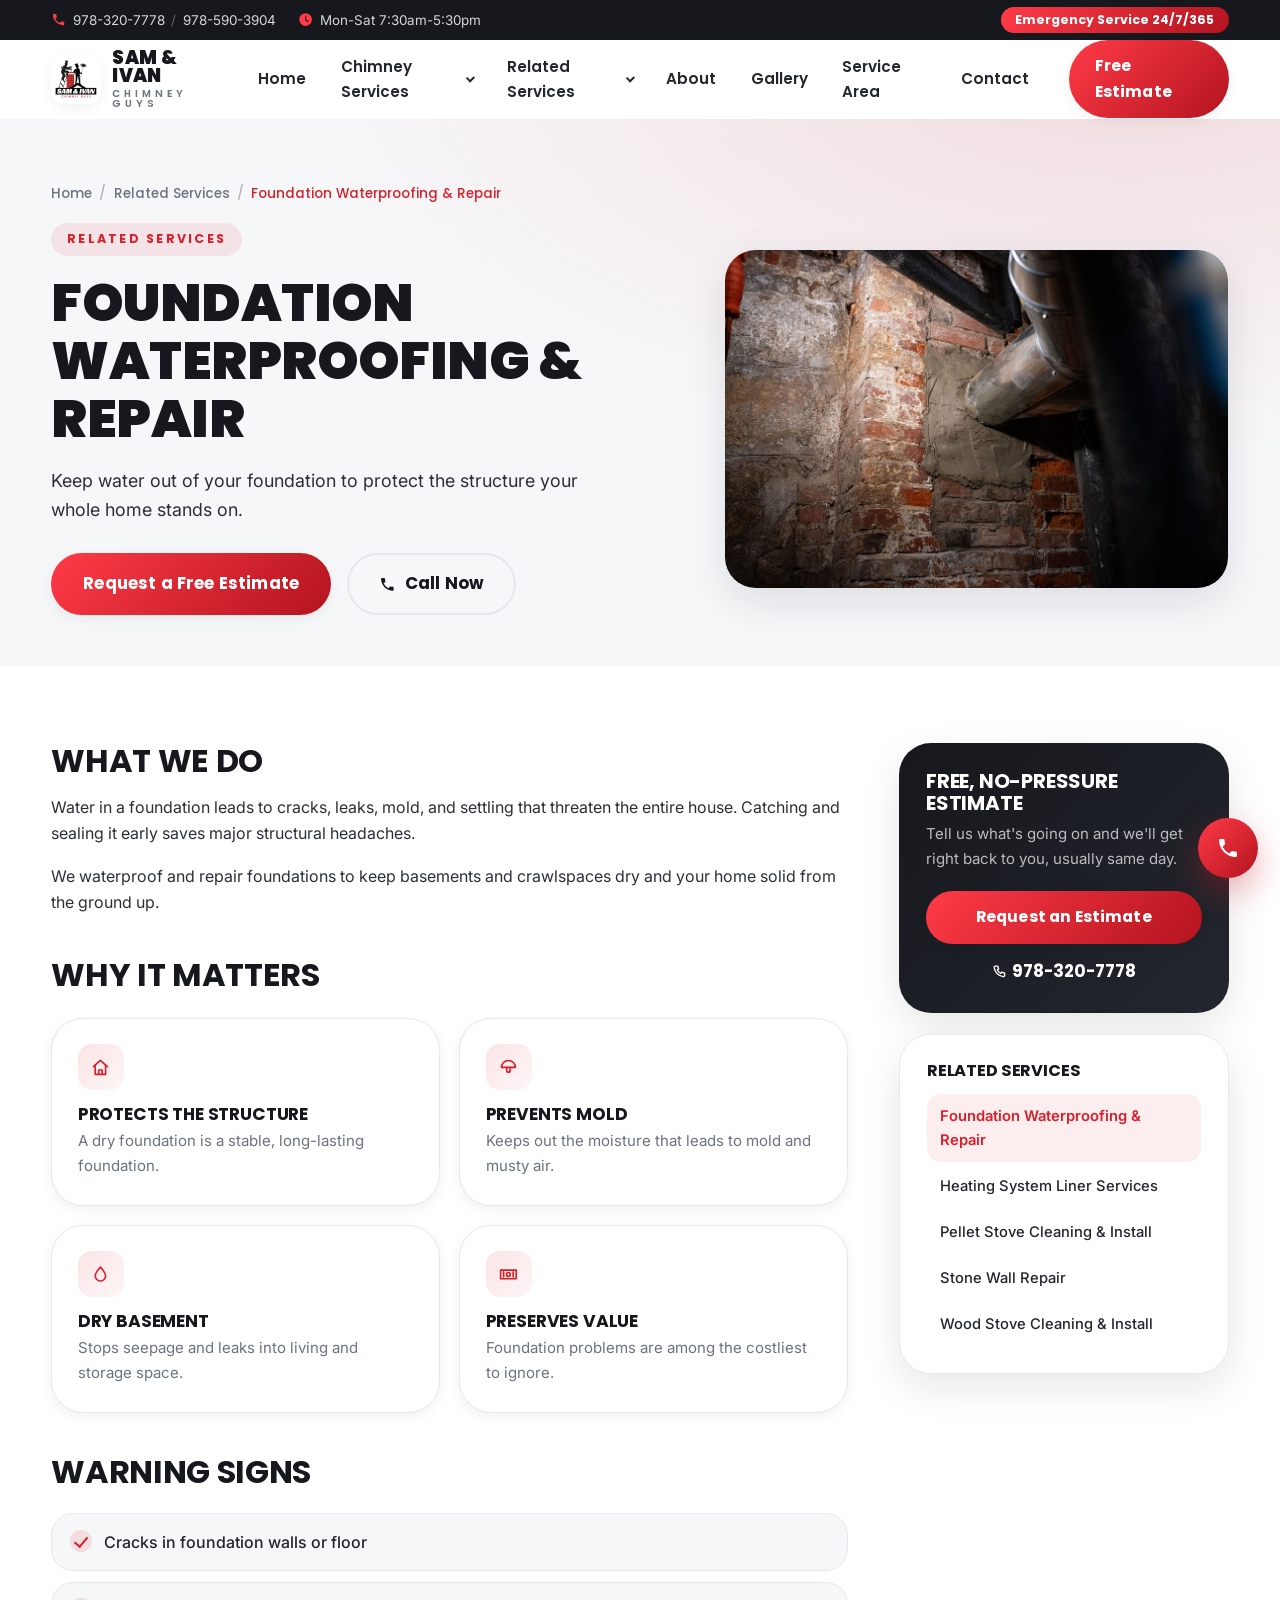
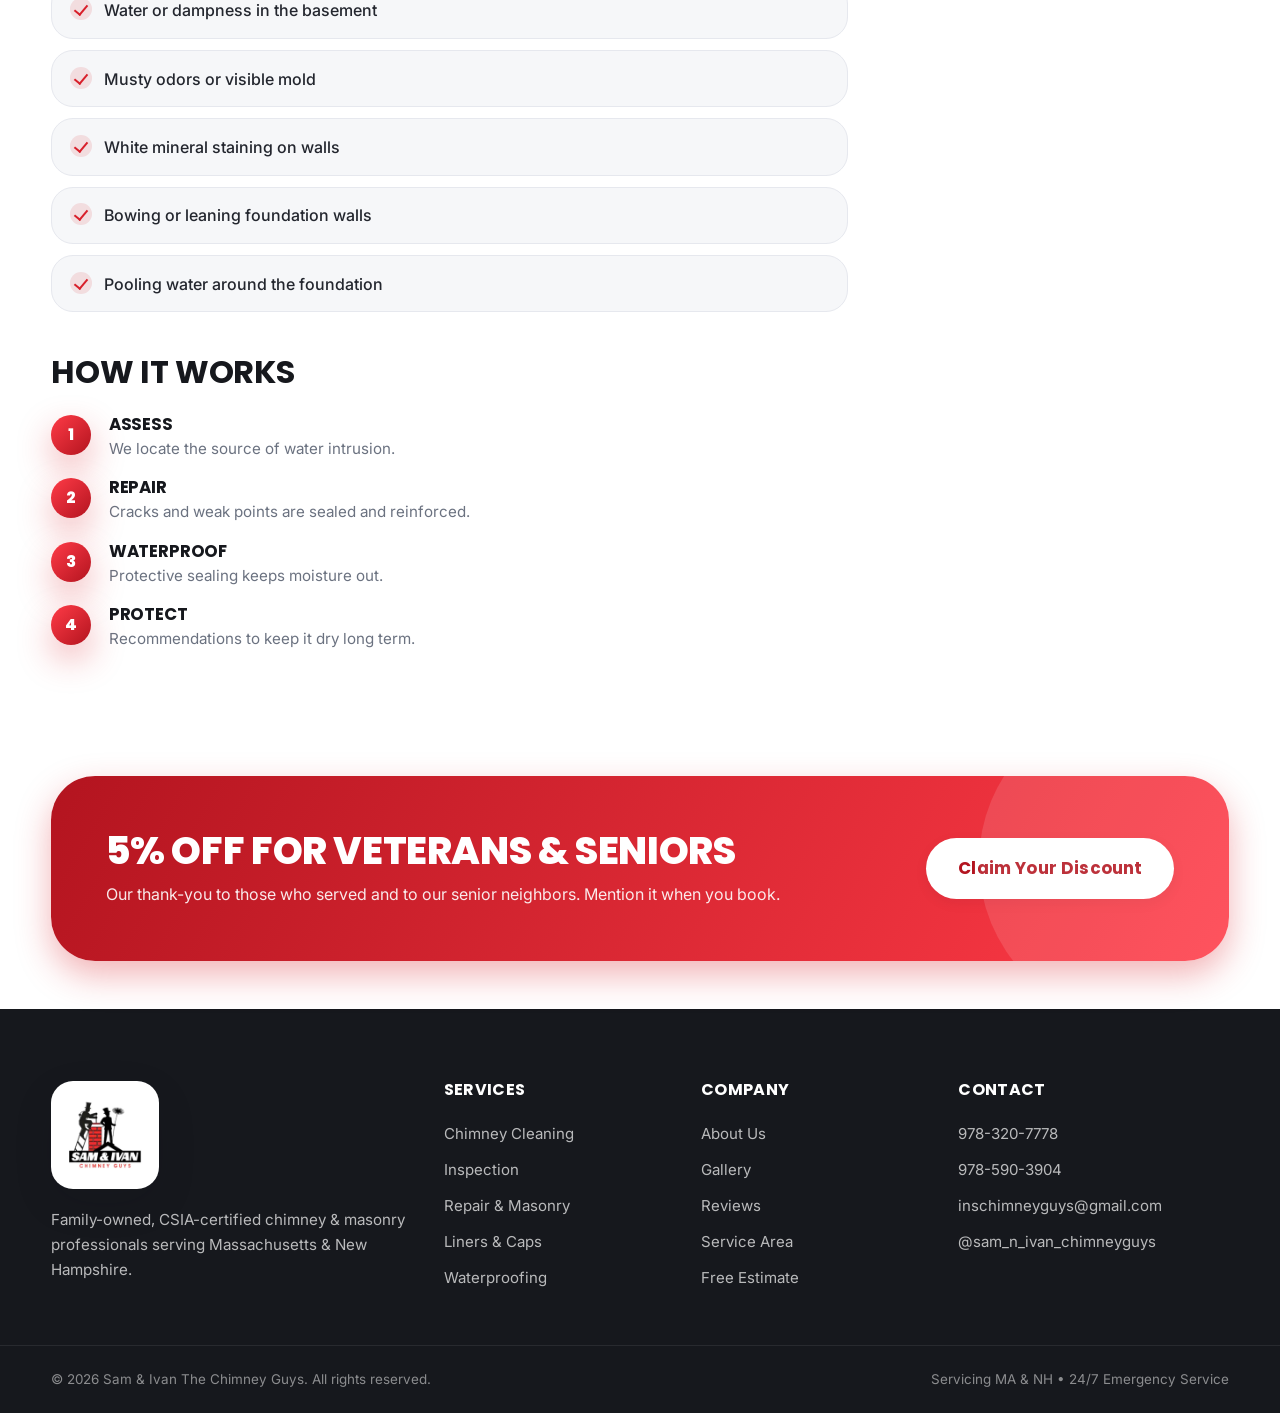
<file: services/foundation-waterproofing-repair.html>
<!DOCTYPE html>
<html lang="en">
<head>
  <meta charset="UTF-8" />
  <meta name="viewport" content="width=device-width, initial-scale=1.0" />
  <title>Foundation Waterproofing & Repair | Sam &amp; Ivan The Chimney Guys — MA &amp; NH</title>
  <meta name="description" content="Keep water out of your foundation to protect the structure your whole home stands on. Sam & Ivan The Chimney Guys, CSIA-certified and serving Massachusetts & New Hampshire. Free estimates, 24/7 emergency service." />
  <link rel="preconnect" href="https://fonts.googleapis.com" />
  <link rel="preconnect" href="https://fonts.gstatic.com" crossorigin />
  <link href="https://fonts.googleapis.com/css2?family=Poppins:wght@400;500;600;700;800;900&family=Inter:wght@400;500;600;700&display=swap" rel="stylesheet" />
  <link rel="stylesheet" href="../styles.css?v=7" />
</head>
<body>

  <svg class="svg-sprite" aria-hidden="true" focusable="false" xmlns="http://www.w3.org/2000/svg"><defs>
    <symbol id="i-fire" viewBox="0 0 24 24"><path d="M12 3c1.6 3 4.6 4.4 4.6 8.2A4.6 4.6 0 0 1 7.4 11c0-1.3.5-2.4 1.3-3.2.1 1.6 1 2.7 2 3C11 8 11 5.6 12 3Z"/></symbol>
    <symbol id="i-air" viewBox="0 0 24 24"><path d="M3 8h9a2.2 2.2 0 1 0-2.2-2.2"/><path d="M3 12h13a2.2 2.2 0 1 1-2.2 2.2"/><path d="M3 16h7"/></symbol>
    <symbol id="i-heat" viewBox="0 0 24 24"><path d="M7 16c-.9-1 .7-2 0-3.4M12 16c-.9-1 .7-2 0-3.4M17 16c-.9-1 .7-2 0-3.4"/><path d="M5 20h14"/></symbol>
    <symbol id="i-shield" viewBox="0 0 24 24"><path d="M12 3l7 3v5c0 4.2-3 7.4-7 8.8C8 18.4 5 15.2 5 11V6z"/><path d="M9.3 11.8l1.8 1.8 3.6-3.8"/></symbol>
    <symbol id="i-search" viewBox="0 0 24 24"><circle cx="10.5" cy="10.5" r="6"/><path d="M15 15l5 5"/></symbol>
    <symbol id="i-home" viewBox="0 0 24 24"><path d="M4 11l8-7 8 7"/><path d="M6 9.5V20h12V9.5"/><path d="M10 20v-5h4v5"/></symbol>
    <symbol id="i-doc" viewBox="0 0 24 24"><path d="M8 4H6a2 2 0 0 0-2 2v12a2 2 0 0 0 2 2h12a2 2 0 0 0 2-2V6a2 2 0 0 0-2-2h-2"/><path d="M9 3h6v3H9z"/><path d="M8.5 13l2.2 2.2L15 11"/></symbol>
    <symbol id="i-brick" viewBox="0 0 24 24"><path d="M3 6h18v12H3z"/><path d="M3 12h18"/><path d="M9 6v6M15 6v6M6 12v6M12 12v6M18 12v6"/></symbol>
    <symbol id="i-cap" viewBox="0 0 24 24"><path d="M6 6h12l1 3H5z"/><path d="M8 9v9h8V9"/></symbol>
    <symbol id="i-wrench" viewBox="0 0 24 24"><path d="M14.7 4.6a4 4 0 0 0-5 5.1L4 15.4V20h4.6l5.7-5.7a4 4 0 0 0 5.1-5l-2.7 2.7-2.4-.4-.3-2.3z"/></symbol>
    <symbol id="i-build" viewBox="0 0 24 24"><path d="M3 18h18"/><path d="M5 16c0-4 3.1-7 7-7s7 3 7 7"/><path d="M10 16V9h4v7"/></symbol>
    <symbol id="i-flask" viewBox="0 0 24 24"><path d="M9 3h6"/><path d="M10 3v6l-4.6 7.4A2 2 0 0 0 7.1 20h9.8a2 2 0 0 0 1.7-3.1L14 9V3"/><path d="M7.7 15h8.6"/></symbol>
    <symbol id="i-check" viewBox="0 0 24 24"><circle cx="12" cy="12" r="9"/><path d="M8 12l3 3 5-6"/></symbol>
    <symbol id="i-drop" viewBox="0 0 24 24"><path d="M12 3.5c3 3.9 6 6.6 6 10.1a6 6 0 0 1-12 0c0-3.5 3-6.2 6-10.1z"/></symbol>
    <symbol id="i-snow" viewBox="0 0 24 24"><path d="M12 2v20M2.5 7l19 10M21.5 7l-19 10"/></symbol>
    <symbol id="i-money" viewBox="0 0 24 24"><path d="M3 7h18v10H3z"/><circle cx="12" cy="12" r="2.2"/><path d="M6.5 9v6M17.5 9v6"/></symbol>
    <symbol id="i-rain" viewBox="0 0 24 24"><path d="M7 14a4 4 0 0 1 .4-8 5 5 0 0 1 9.4 1.4A3.6 3.6 0 0 1 16.5 14H7z"/><path d="M8 17l-1 2.5M12 17l-1 2.5M16 17l-1 2.5"/></symbol>
    <symbol id="i-paw" viewBox="0 0 24 24"><ellipse cx="8" cy="8.5" rx="1.5" ry="2"/><ellipse cx="12" cy="7" rx="1.6" ry="2.1"/><ellipse cx="16" cy="8.5" rx="1.5" ry="2"/><path d="M8.4 13.2a3.6 3.6 0 0 1 7.2 0c0 2-1.7 3.3-3.6 3.3s-3.6-1.3-3.6-3.3z"/></symbol>
    <symbol id="i-leaf" viewBox="0 0 24 24"><path d="M4 20c-.5-8 5.5-14 16-14 .5 10-5.5 15.5-16 14z"/><path d="M5 19c4-6 8-8.5 12-9.5"/></symbol>
    <symbol id="i-column" viewBox="0 0 24 24"><path d="M4 20h16"/><path d="M4 9h16"/><path d="M12 3l8 6H4z"/><path d="M7 9v11M12 9v11M17 9v11"/></symbol>
    <symbol id="i-sparkle" viewBox="0 0 24 24"><path d="M11 3l1.7 4.6L17 9l-4.3 1.4L11 15l-1.7-4.6L5 9l4.3-1.4z"/><path d="M18 14l.8 2.2L21 17l-2.2.8L18 20l-.8-2.2L15 17l2.2-.8z"/></symbol>
    <symbol id="i-log" viewBox="0 0 24 24"><path d="M6 7h9a5 5 0 0 1 0 10H6a5 5 0 0 1 0-10z"/><path d="M15 7a5 5 0 0 1 0 10M15 9.5a2.5 2.5 0 0 1 0 5"/></symbol>
    <symbol id="i-brush" viewBox="0 0 24 24"><path d="M4 5h12v4H4z"/><path d="M16 6h2a1.5 1.5 0 0 1 1.5 1.5v2A1.5 1.5 0 0 1 18 11h-6a1.5 1.5 0 0 0-1.5 1.5V14"/><path d="M9.5 14h3v7h-3z"/></symbol>
    <symbol id="i-mold" viewBox="0 0 24 24"><path d="M4 12a8 8 0 0 1 16 0z"/><path d="M10 12v3.5a2 2 0 0 0 4 0V12"/></symbol>
    <symbol id="i-grain" viewBox="0 0 24 24"><path d="M12 21V8"/><path d="M12 12c-2.4-.6-3.6-2.4-3-4.8 2.4.6 3.6 2.4 3 4.8z"/><path d="M12 12c2.4-.6 3.6-2.4 3-4.8-2.4.6-3.6 2.4-3 4.8z"/><path d="M12 17c-2.4-.6-3.6-2.4-3-4.8 2.4.6 3.6 2.4 3 4.8z"/><path d="M12 17c2.4-.6 3.6-2.4 3-4.8-2.4.6-3.6 2.4-3 4.8z"/></symbol>
    <symbol id="i-stone" viewBox="0 0 24 24"><path d="M3 18l5.5-8.5 3.5 4.5 3-5L21 18z"/></symbol>
    <symbol id="i-phone" viewBox="0 0 24 24"><path d="M6.5 3h3l1.5 4-2 1.5a11 11 0 0 0 5 5l1.5-2 4 1.5v3a2 2 0 0 1-2.2 2A16 16 0 0 1 4.5 5.2 2 2 0 0 1 6.5 3z"/></symbol>
    <symbol id="i-mail" viewBox="0 0 24 24"><path d="M3 6h18v12H3z"/><path d="M3 7l9 6 9-6"/></symbol>
    <symbol id="i-clock" viewBox="0 0 24 24"><circle cx="12" cy="12" r="9"/><path d="M12 7v5.2l3.2 2"/></symbol>
    <symbol id="i-camera" viewBox="0 0 24 24"><path d="M4 8h3l1.4-2h7L17 8h3v11H4z"/><circle cx="12" cy="12.5" r="3"/></symbol>
  </defs></svg>

  <div class="topbar" id="topbar">
    <div class="container topbar__inner">
      <div class="topbar__left">
        <span class="topbar__item"><svg viewBox="0 0 24 24" class="ico"><path d="M6.6 10.8a15.5 15.5 0 006.6 6.6l2.2-2.2a1 1 0 011-.24 11.3 11.3 0 003.5.56 1 1 0 011 1V20a1 1 0 01-1 1A17 17 0 013 4a1 1 0 011-1h3.5a1 1 0 011 1 11.3 11.3 0 00.56 3.5 1 1 0 01-.24 1z"/></svg>
          <a href="tel:19783207778">978-320-7778</a> <span class="topbar__sep">/</span> <a href="tel:19785903904">978-590-3904</a>
        </span>
        <span class="topbar__item topbar__hide"><svg viewBox="0 0 24 24" class="ico"><path d="M12 2a10 10 0 100 20 10 10 0 000-20zm1 10.4l4 2.3-.8 1.3-4.7-2.7V6h1.5z"/></svg>Mon-Sat 7:30am-5:30pm</span>
      </div>
      <div class="topbar__right">
        <span class="topbar__badge">Emergency Service 24/7/365</span>
      </div>
    </div>
  </div>

  <header class="header" id="header">
    <div class="container header__inner">
      <a href="../index.html#home" class="brand" aria-label="Sam and Ivan The Chimney Guys home">
        <img src="../images/logo-badge.jpg" alt="Sam &amp; Ivan Chimney Guys logo" class="brand__logo" />
        <span class="brand__text">
          <span class="brand__name">SAM &amp; IVAN</span>
          <span class="brand__sub">CHIMNEY GUYS</span>
        </span>
      </a>

      <nav class="nav" id="nav">
        <ul class="nav__list">
          <li><a href="../index.html#home" class="nav__link">Home</a></li>
          <li class="has-dropdown">
            <a href="../index.html#services" class="nav__link">Chimney Services <span class="caret"></span></a>
            <div class="dropdown">
              <a href="chimney-cleaning.html">Chimney Cleaning</a>
              <a href="chimney-inspection.html">Chimney Inspection</a>
              <a href="chimney-installation-repair.html">Installation & Repair</a>
              <a href="chimney-liner-installation.html">Chimney Liner Installation</a>
              <a href="chimney-waterproofing-sealing.html">Waterproofing & Sealing</a>
              <a href="damper-caps-chase-covers.html">Damper Caps & Chase Covers</a>
              <a href="fireplace-masonry-repair.html">Fireplace Masonry & Repair</a>
              <a href="flashing-repair.html">Flashing Repair</a>
            </div>
          </li>
          <li class="has-dropdown">
            <a href="../index.html#related" class="nav__link">Related Services <span class="caret"></span></a>
            <div class="dropdown">
              <a href="foundation-waterproofing-repair.html" class="is-current">Foundation Waterproofing & Repair</a>
              <a href="heating-system-liner-services.html">Heating System Liner Services</a>
              <a href="pellet-stove-cleaning-installation.html">Pellet Stove Cleaning & Install</a>
              <a href="stone-wall-repair.html">Stone Wall Repair</a>
              <a href="wood-stove-cleaning-installation.html">Wood Stove Cleaning & Install</a>
            </div>
          </li>
          <li><a href="../index.html#about" class="nav__link">About</a></li>
          <li><a href="../index.html#gallery" class="nav__link">Gallery</a></li>
          <li><a href="../index.html#areas" class="nav__link">Service Area</a></li>
          <li><a href="../index.html#contact" class="nav__link">Contact</a></li>
        </ul>
      </nav>

      <a href="../index.html#contact" class="btn btn--primary header__cta">Free Estimate</a>

      <button class="hamburger" id="hamburger" aria-label="Open menu" aria-expanded="false">
        <span></span><span></span><span></span>
      </button>
    </div>
  </header>

  <div class="mobile-menu" id="mobileMenu">
    <a href="../index.html#home">Home</a>
    <a href="../index.html#services">Chimney Services</a>
    <a href="../index.html#related">Related Services</a>
    <a href="../index.html#about">About</a>
    <a href="../index.html#gallery">Gallery</a>
    <a href="../index.html#areas">Service Area</a>
    <a href="../index.html#contact">Contact</a>
    <a href="tel:19783207778" class="mobile-menu__call">Call 978-320-7778</a>
  </div>

  <main>
    <section class="service-hero">
      <div class="container">
        <div class="breadcrumb">
          <a href="../index.html#home">Home</a><span class="sep">/</span>
          <a href="../index.html#related">Related Services</a><span class="sep">/</span>
          <span class="current">Foundation Waterproofing & Repair</span>
        </div>
        <div class="service-hero__grid">
          <div class="reveal">
            <span class="eyebrow">Related Services</span>
            <h1>Foundation Waterproofing & Repair</h1>
            <p class="service-hero__lead">Keep water out of your foundation to protect the structure your whole home stands on.</p>
            <div class="hero__actions">
              <a href="../index.html#contact" class="btn btn--primary btn--lg">Request a Free Estimate</a>
              <a href="tel:19783207778" class="btn btn--ghost btn--lg">
                <svg viewBox="0 0 24 24" class="ico"><path d="M6.6 10.8a15.5 15.5 0 006.6 6.6l2.2-2.2a1 1 0 011-.24 11.3 11.3 0 003.5.56 1 1 0 011 1V20a1 1 0 01-1 1A17 17 0 013 4a1 1 0 011-1h3.5a1 1 0 011 1 11.3 11.3 0 00.56 3.5 1 1 0 01-.24 1z"/></svg>
                Call Now
              </a>
            </div>
          </div>
          <div class="service-hero__img image-frame reveal" data-photo="Foundation waterproofing"
               style="background-image:url('../images/svc-foundation-waterproofing-repair.jpg'); background-size:cover; background-position:center;">
          </div>
        </div>
      </div>
    </section>

    <section class="service-body">
      <div class="container service-layout">
        <div class="service-main">
          <h2>What we do</h2>
          <p>Water in a foundation leads to cracks, leaks, mold, and settling that threaten the entire house. Catching and sealing it early saves major structural headaches.</p>
          <p>We waterproof and repair foundations to keep basements and crawlspaces dry and your home solid from the ground up.</p>

          <h2>Why it matters</h2>
          <div class="feature-cards">
          <article class="feature-card reveal">
            <div class="ico-badge"><svg class="ico-svg"><use href="#i-home"></use></svg></div>
            <h3>Protects the structure</h3>
            <p>A dry foundation is a stable, long-lasting foundation.</p>
          </article>
          <article class="feature-card reveal">
            <div class="ico-badge"><svg class="ico-svg"><use href="#i-mold"></use></svg></div>
            <h3>Prevents mold</h3>
            <p>Keeps out the moisture that leads to mold and musty air.</p>
          </article>
          <article class="feature-card reveal">
            <div class="ico-badge"><svg class="ico-svg"><use href="#i-drop"></use></svg></div>
            <h3>Dry basement</h3>
            <p>Stops seepage and leaks into living and storage space.</p>
          </article>
          <article class="feature-card reveal">
            <div class="ico-badge"><svg class="ico-svg"><use href="#i-money"></use></svg></div>
            <h3>Preserves value</h3>
            <p>Foundation problems are among the costliest to ignore.</p>
          </article>
          </div>

          <h2>Warning signs</h2>
          <ul class="signs-list">
          <li><span class="check"></span> Cracks in foundation walls or floor</li>
          <li><span class="check"></span> Water or dampness in the basement</li>
          <li><span class="check"></span> Musty odors or visible mold</li>
          <li><span class="check"></span> White mineral staining on walls</li>
          <li><span class="check"></span> Bowing or leaning foundation walls</li>
          <li><span class="check"></span> Pooling water around the foundation</li>
          </ul>

          <h2>How it works</h2>
          <div class="steps">
          <div class="step reveal">
            <h3>Assess</h3>
            <p>We locate the source of water intrusion.</p>
          </div>
          <div class="step reveal">
            <h3>Repair</h3>
            <p>Cracks and weak points are sealed and reinforced.</p>
          </div>
          <div class="step reveal">
            <h3>Waterproof</h3>
            <p>Protective sealing keeps moisture out.</p>
          </div>
          <div class="step reveal">
            <h3>Protect</h3>
            <p>Recommendations to keep it dry long term.</p>
          </div>
          </div>
        </div>

        <aside class="service-aside">
          <div class="aside-card aside-card--cta">
            <h3>Free, no-pressure estimate</h3>
            <p>Tell us what's going on and we'll get right back to you, usually same day.</p>
            <a href="../index.html#contact" class="btn btn--primary">Request an Estimate</a>
            <a href="tel:19783207778" class="aside-phone"><svg class="ico-svg"><use href="#i-phone"></use></svg> 978-320-7778</a>
          </div>
          <div class="aside-card aside-card--links">
            <h3>Related Services</h3>
            <nav class="aside-links">
          <a href="foundation-waterproofing-repair.html" class="is-current">Foundation Waterproofing & Repair</a>
          <a href="heating-system-liner-services.html">Heating System Liner Services</a>
          <a href="pellet-stove-cleaning-installation.html">Pellet Stove Cleaning & Install</a>
          <a href="stone-wall-repair.html">Stone Wall Repair</a>
          <a href="wood-stove-cleaning-installation.html">Wood Stove Cleaning & Install</a>
            </nav>
          </div>
        </aside>
      </div>
    </section>

    <section class="offer">
      <div class="container offer__inner reveal">
        <div class="offer__text">
          <h2>5% off for Veterans &amp; Seniors</h2>
          <p>Our thank-you to those who served and to our senior neighbors. Mention it when you book.</p>
        </div>
        <a href="../index.html#contact" class="btn btn--light btn--lg">Claim Your Discount</a>
      </div>
    </section>
  </main>

  <footer class="footer">
    <div class="container footer__grid">
      <div class="footer__brand">
        <div class="footer__logo-tile">
          <img src="../images/logo-badge.jpg" alt="Sam &amp; Ivan Chimney Guys logo" />
        </div>
        <p>Family-owned, CSIA-certified chimney &amp; masonry professionals serving Massachusetts &amp; New Hampshire.</p>
      </div>
      <div class="footer__col">
        <h4>Services</h4>
        <a href="chimney-cleaning.html">Chimney Cleaning</a>
        <a href="chimney-inspection.html">Inspection</a>
        <a href="fireplace-masonry-repair.html">Repair &amp; Masonry</a>
        <a href="chimney-liner-installation.html">Liners &amp; Caps</a>
        <a href="chimney-waterproofing-sealing.html">Waterproofing</a>
      </div>
      <div class="footer__col">
        <h4>Company</h4>
        <a href="../index.html#about">About Us</a>
        <a href="../index.html#gallery">Gallery</a>
        <a href="../index.html#reviews">Reviews</a>
        <a href="../index.html#areas">Service Area</a>
        <a href="../index.html#contact">Free Estimate</a>
      </div>
      <div class="footer__col">
        <h4>Contact</h4>
        <a href="tel:19783207778">978-320-7778</a>
        <a href="tel:19785903904">978-590-3904</a>
        <a href="mailto:inschimneyguys@gmail.com">inschimneyguys@gmail.com</a>
        <a href="https://instagram.com/sam_n_ivan_chimneyguys" target="_blank" rel="noopener">@sam_n_ivan_chimneyguys</a>
      </div>
    </div>
    <div class="footer__bar">
      <div class="container footer__bar-inner">
        <span>© <span id="year"></span> Sam &amp; Ivan The Chimney Guys. All rights reserved.</span>
        <span>Servicing MA &amp; NH • 24/7 Emergency Service</span>
      </div>
    </div>
  </footer>

  <a href="tel:19783207778" class="fab" aria-label="Call Sam and Ivan">
    <svg viewBox="0 0 24 24" class="ico"><path d="M6.6 10.8a15.5 15.5 0 006.6 6.6l2.2-2.2a1 1 0 011-.24 11.3 11.3 0 003.5.56 1 1 0 011 1V20a1 1 0 01-1 1A17 17 0 013 4a1 1 0 011-1h3.5a1 1 0 011 1 11.3 11.3 0 00.56 3.5 1 1 0 01-.24 1z"/></svg>
  </a>

  <script src="../script.js?v=7"></script>
</body>
</html>
</file>
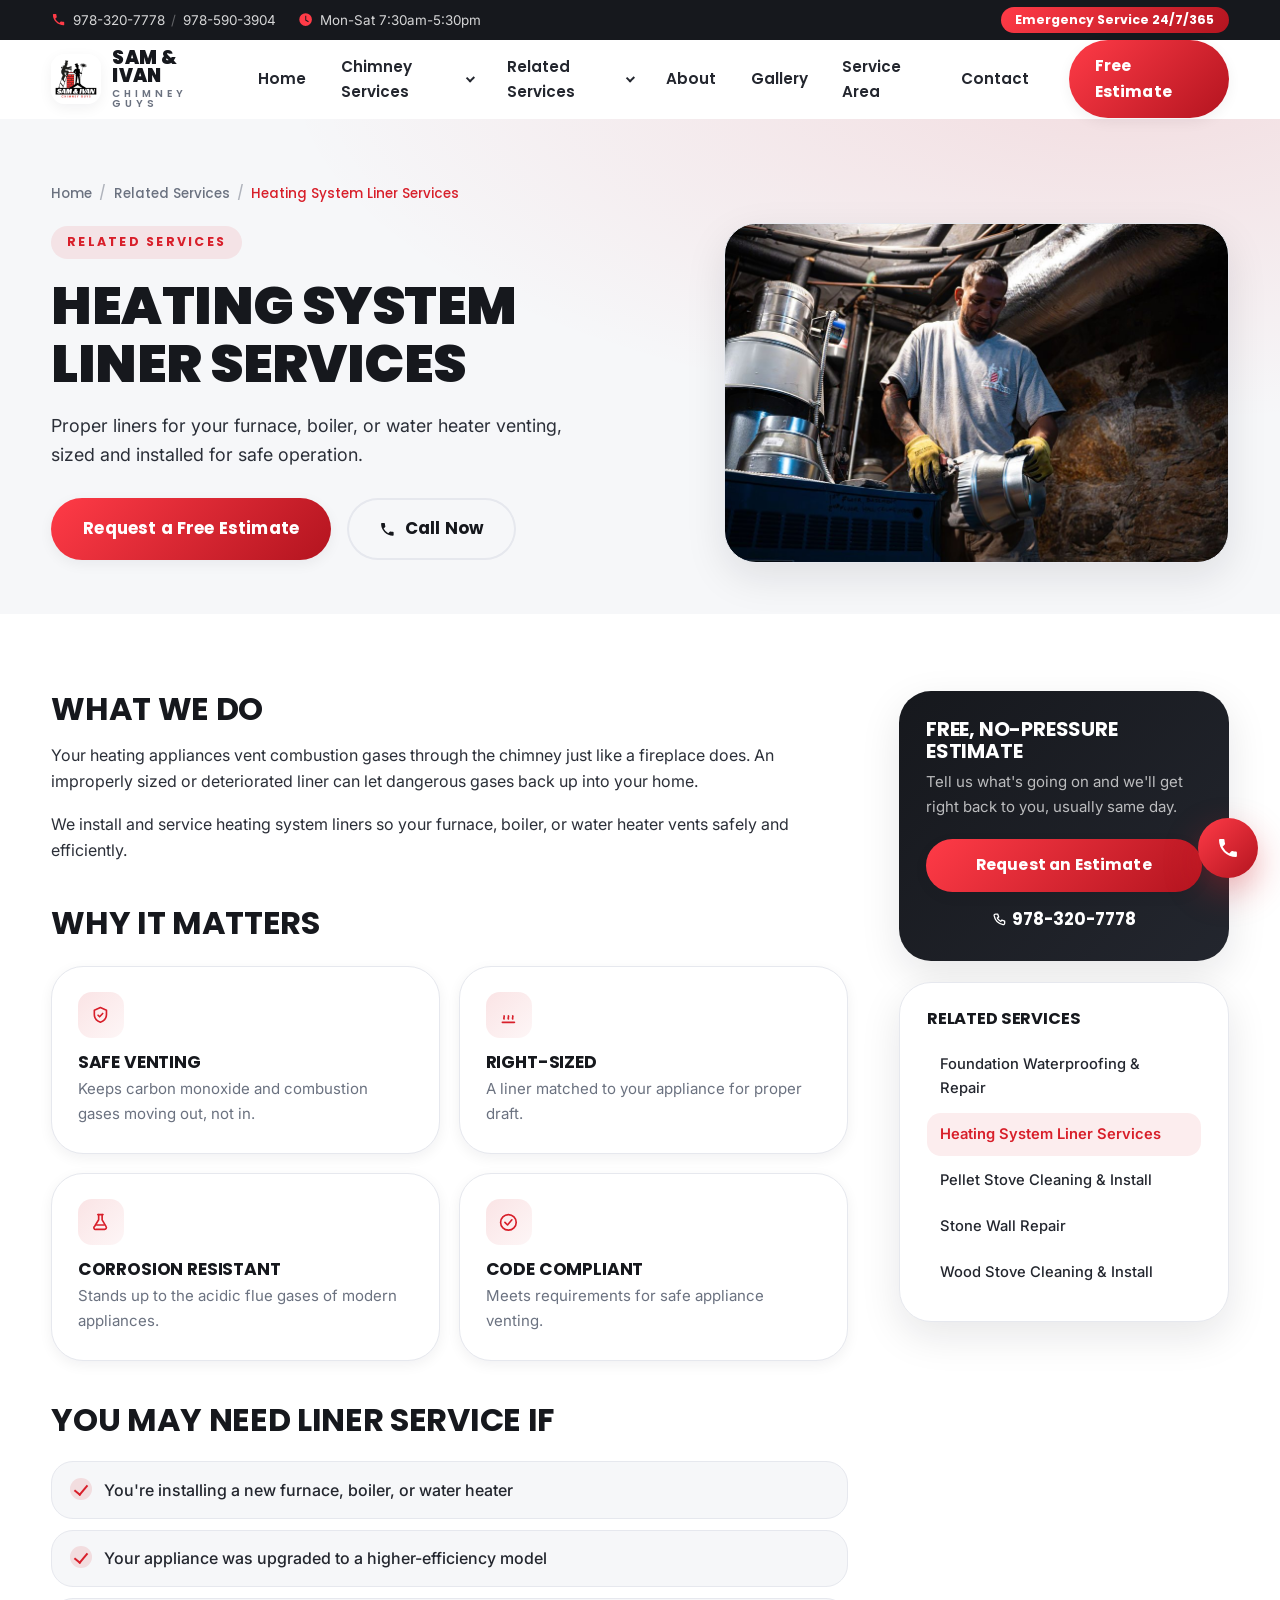
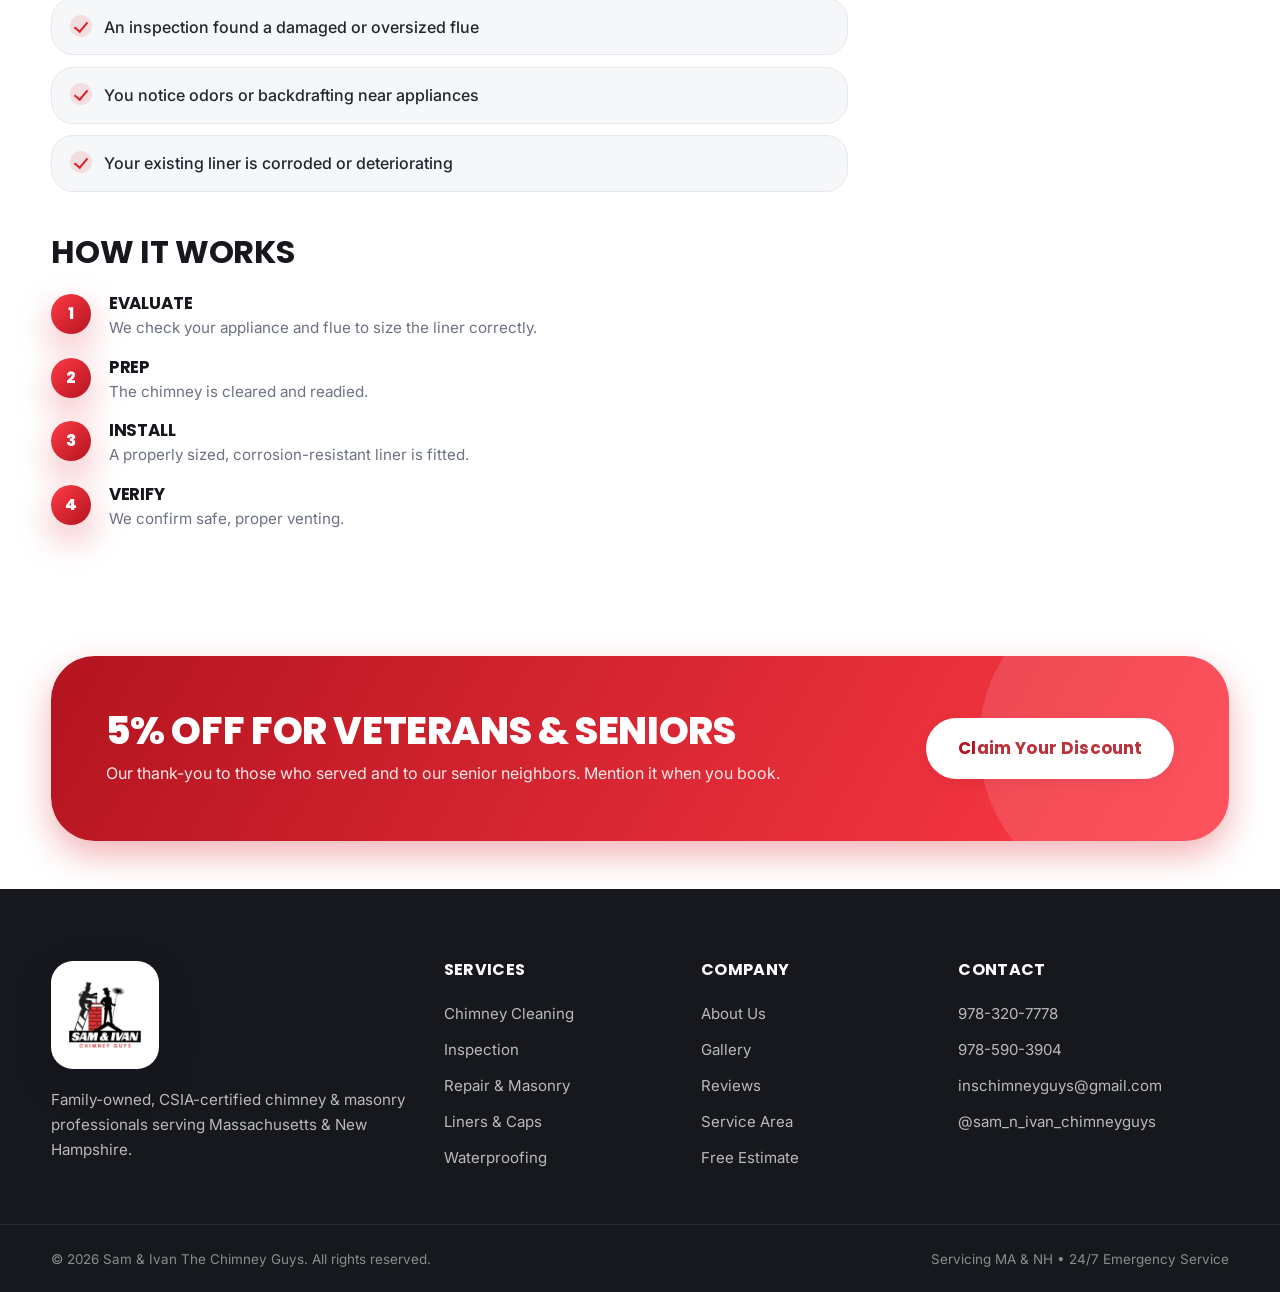
<file: services/heating-system-liner-services.html>
<!DOCTYPE html>
<html lang="en">
<head>
  <meta charset="UTF-8" />
  <meta name="viewport" content="width=device-width, initial-scale=1.0" />
  <title>Heating System Liner Services | Sam &amp; Ivan The Chimney Guys — MA &amp; NH</title>
  <meta name="description" content="Proper liners for your furnace, boiler, or water heater venting, sized and installed for safe operation. Sam & Ivan The Chimney Guys, CSIA-certified and serving Massachusetts & New Hampshire. Free estimates, 24/7 emergency service." />
  <link rel="preconnect" href="https://fonts.googleapis.com" />
  <link rel="preconnect" href="https://fonts.gstatic.com" crossorigin />
  <link href="https://fonts.googleapis.com/css2?family=Poppins:wght@400;500;600;700;800;900&family=Inter:wght@400;500;600;700&display=swap" rel="stylesheet" />
  <link rel="stylesheet" href="../styles.css?v=7" />
</head>
<body>

  <svg class="svg-sprite" aria-hidden="true" focusable="false" xmlns="http://www.w3.org/2000/svg"><defs>
    <symbol id="i-fire" viewBox="0 0 24 24"><path d="M12 3c1.6 3 4.6 4.4 4.6 8.2A4.6 4.6 0 0 1 7.4 11c0-1.3.5-2.4 1.3-3.2.1 1.6 1 2.7 2 3C11 8 11 5.6 12 3Z"/></symbol>
    <symbol id="i-air" viewBox="0 0 24 24"><path d="M3 8h9a2.2 2.2 0 1 0-2.2-2.2"/><path d="M3 12h13a2.2 2.2 0 1 1-2.2 2.2"/><path d="M3 16h7"/></symbol>
    <symbol id="i-heat" viewBox="0 0 24 24"><path d="M7 16c-.9-1 .7-2 0-3.4M12 16c-.9-1 .7-2 0-3.4M17 16c-.9-1 .7-2 0-3.4"/><path d="M5 20h14"/></symbol>
    <symbol id="i-shield" viewBox="0 0 24 24"><path d="M12 3l7 3v5c0 4.2-3 7.4-7 8.8C8 18.4 5 15.2 5 11V6z"/><path d="M9.3 11.8l1.8 1.8 3.6-3.8"/></symbol>
    <symbol id="i-search" viewBox="0 0 24 24"><circle cx="10.5" cy="10.5" r="6"/><path d="M15 15l5 5"/></symbol>
    <symbol id="i-home" viewBox="0 0 24 24"><path d="M4 11l8-7 8 7"/><path d="M6 9.5V20h12V9.5"/><path d="M10 20v-5h4v5"/></symbol>
    <symbol id="i-doc" viewBox="0 0 24 24"><path d="M8 4H6a2 2 0 0 0-2 2v12a2 2 0 0 0 2 2h12a2 2 0 0 0 2-2V6a2 2 0 0 0-2-2h-2"/><path d="M9 3h6v3H9z"/><path d="M8.5 13l2.2 2.2L15 11"/></symbol>
    <symbol id="i-brick" viewBox="0 0 24 24"><path d="M3 6h18v12H3z"/><path d="M3 12h18"/><path d="M9 6v6M15 6v6M6 12v6M12 12v6M18 12v6"/></symbol>
    <symbol id="i-cap" viewBox="0 0 24 24"><path d="M6 6h12l1 3H5z"/><path d="M8 9v9h8V9"/></symbol>
    <symbol id="i-wrench" viewBox="0 0 24 24"><path d="M14.7 4.6a4 4 0 0 0-5 5.1L4 15.4V20h4.6l5.7-5.7a4 4 0 0 0 5.1-5l-2.7 2.7-2.4-.4-.3-2.3z"/></symbol>
    <symbol id="i-build" viewBox="0 0 24 24"><path d="M3 18h18"/><path d="M5 16c0-4 3.1-7 7-7s7 3 7 7"/><path d="M10 16V9h4v7"/></symbol>
    <symbol id="i-flask" viewBox="0 0 24 24"><path d="M9 3h6"/><path d="M10 3v6l-4.6 7.4A2 2 0 0 0 7.1 20h9.8a2 2 0 0 0 1.7-3.1L14 9V3"/><path d="M7.7 15h8.6"/></symbol>
    <symbol id="i-check" viewBox="0 0 24 24"><circle cx="12" cy="12" r="9"/><path d="M8 12l3 3 5-6"/></symbol>
    <symbol id="i-drop" viewBox="0 0 24 24"><path d="M12 3.5c3 3.9 6 6.6 6 10.1a6 6 0 0 1-12 0c0-3.5 3-6.2 6-10.1z"/></symbol>
    <symbol id="i-snow" viewBox="0 0 24 24"><path d="M12 2v20M2.5 7l19 10M21.5 7l-19 10"/></symbol>
    <symbol id="i-money" viewBox="0 0 24 24"><path d="M3 7h18v10H3z"/><circle cx="12" cy="12" r="2.2"/><path d="M6.5 9v6M17.5 9v6"/></symbol>
    <symbol id="i-rain" viewBox="0 0 24 24"><path d="M7 14a4 4 0 0 1 .4-8 5 5 0 0 1 9.4 1.4A3.6 3.6 0 0 1 16.5 14H7z"/><path d="M8 17l-1 2.5M12 17l-1 2.5M16 17l-1 2.5"/></symbol>
    <symbol id="i-paw" viewBox="0 0 24 24"><ellipse cx="8" cy="8.5" rx="1.5" ry="2"/><ellipse cx="12" cy="7" rx="1.6" ry="2.1"/><ellipse cx="16" cy="8.5" rx="1.5" ry="2"/><path d="M8.4 13.2a3.6 3.6 0 0 1 7.2 0c0 2-1.7 3.3-3.6 3.3s-3.6-1.3-3.6-3.3z"/></symbol>
    <symbol id="i-leaf" viewBox="0 0 24 24"><path d="M4 20c-.5-8 5.5-14 16-14 .5 10-5.5 15.5-16 14z"/><path d="M5 19c4-6 8-8.5 12-9.5"/></symbol>
    <symbol id="i-column" viewBox="0 0 24 24"><path d="M4 20h16"/><path d="M4 9h16"/><path d="M12 3l8 6H4z"/><path d="M7 9v11M12 9v11M17 9v11"/></symbol>
    <symbol id="i-sparkle" viewBox="0 0 24 24"><path d="M11 3l1.7 4.6L17 9l-4.3 1.4L11 15l-1.7-4.6L5 9l4.3-1.4z"/><path d="M18 14l.8 2.2L21 17l-2.2.8L18 20l-.8-2.2L15 17l2.2-.8z"/></symbol>
    <symbol id="i-log" viewBox="0 0 24 24"><path d="M6 7h9a5 5 0 0 1 0 10H6a5 5 0 0 1 0-10z"/><path d="M15 7a5 5 0 0 1 0 10M15 9.5a2.5 2.5 0 0 1 0 5"/></symbol>
    <symbol id="i-brush" viewBox="0 0 24 24"><path d="M4 5h12v4H4z"/><path d="M16 6h2a1.5 1.5 0 0 1 1.5 1.5v2A1.5 1.5 0 0 1 18 11h-6a1.5 1.5 0 0 0-1.5 1.5V14"/><path d="M9.5 14h3v7h-3z"/></symbol>
    <symbol id="i-mold" viewBox="0 0 24 24"><path d="M4 12a8 8 0 0 1 16 0z"/><path d="M10 12v3.5a2 2 0 0 0 4 0V12"/></symbol>
    <symbol id="i-grain" viewBox="0 0 24 24"><path d="M12 21V8"/><path d="M12 12c-2.4-.6-3.6-2.4-3-4.8 2.4.6 3.6 2.4 3 4.8z"/><path d="M12 12c2.4-.6 3.6-2.4 3-4.8-2.4.6-3.6 2.4-3 4.8z"/><path d="M12 17c-2.4-.6-3.6-2.4-3-4.8 2.4.6 3.6 2.4 3 4.8z"/><path d="M12 17c2.4-.6 3.6-2.4 3-4.8-2.4.6-3.6 2.4-3 4.8z"/></symbol>
    <symbol id="i-stone" viewBox="0 0 24 24"><path d="M3 18l5.5-8.5 3.5 4.5 3-5L21 18z"/></symbol>
    <symbol id="i-phone" viewBox="0 0 24 24"><path d="M6.5 3h3l1.5 4-2 1.5a11 11 0 0 0 5 5l1.5-2 4 1.5v3a2 2 0 0 1-2.2 2A16 16 0 0 1 4.5 5.2 2 2 0 0 1 6.5 3z"/></symbol>
    <symbol id="i-mail" viewBox="0 0 24 24"><path d="M3 6h18v12H3z"/><path d="M3 7l9 6 9-6"/></symbol>
    <symbol id="i-clock" viewBox="0 0 24 24"><circle cx="12" cy="12" r="9"/><path d="M12 7v5.2l3.2 2"/></symbol>
    <symbol id="i-camera" viewBox="0 0 24 24"><path d="M4 8h3l1.4-2h7L17 8h3v11H4z"/><circle cx="12" cy="12.5" r="3"/></symbol>
  </defs></svg>

  <div class="topbar" id="topbar">
    <div class="container topbar__inner">
      <div class="topbar__left">
        <span class="topbar__item"><svg viewBox="0 0 24 24" class="ico"><path d="M6.6 10.8a15.5 15.5 0 006.6 6.6l2.2-2.2a1 1 0 011-.24 11.3 11.3 0 003.5.56 1 1 0 011 1V20a1 1 0 01-1 1A17 17 0 013 4a1 1 0 011-1h3.5a1 1 0 011 1 11.3 11.3 0 00.56 3.5 1 1 0 01-.24 1z"/></svg>
          <a href="tel:19783207778">978-320-7778</a> <span class="topbar__sep">/</span> <a href="tel:19785903904">978-590-3904</a>
        </span>
        <span class="topbar__item topbar__hide"><svg viewBox="0 0 24 24" class="ico"><path d="M12 2a10 10 0 100 20 10 10 0 000-20zm1 10.4l4 2.3-.8 1.3-4.7-2.7V6h1.5z"/></svg>Mon-Sat 7:30am-5:30pm</span>
      </div>
      <div class="topbar__right">
        <span class="topbar__badge">Emergency Service 24/7/365</span>
      </div>
    </div>
  </div>

  <header class="header" id="header">
    <div class="container header__inner">
      <a href="../index.html#home" class="brand" aria-label="Sam and Ivan The Chimney Guys home">
        <img src="../images/logo-badge.jpg" alt="Sam &amp; Ivan Chimney Guys logo" class="brand__logo" />
        <span class="brand__text">
          <span class="brand__name">SAM &amp; IVAN</span>
          <span class="brand__sub">CHIMNEY GUYS</span>
        </span>
      </a>

      <nav class="nav" id="nav">
        <ul class="nav__list">
          <li><a href="../index.html#home" class="nav__link">Home</a></li>
          <li class="has-dropdown">
            <a href="../index.html#services" class="nav__link">Chimney Services <span class="caret"></span></a>
            <div class="dropdown">
              <a href="chimney-cleaning.html">Chimney Cleaning</a>
              <a href="chimney-inspection.html">Chimney Inspection</a>
              <a href="chimney-installation-repair.html">Installation & Repair</a>
              <a href="chimney-liner-installation.html">Chimney Liner Installation</a>
              <a href="chimney-waterproofing-sealing.html">Waterproofing & Sealing</a>
              <a href="damper-caps-chase-covers.html">Damper Caps & Chase Covers</a>
              <a href="fireplace-masonry-repair.html">Fireplace Masonry & Repair</a>
              <a href="flashing-repair.html">Flashing Repair</a>
            </div>
          </li>
          <li class="has-dropdown">
            <a href="../index.html#related" class="nav__link">Related Services <span class="caret"></span></a>
            <div class="dropdown">
              <a href="foundation-waterproofing-repair.html">Foundation Waterproofing & Repair</a>
              <a href="heating-system-liner-services.html" class="is-current">Heating System Liner Services</a>
              <a href="pellet-stove-cleaning-installation.html">Pellet Stove Cleaning & Install</a>
              <a href="stone-wall-repair.html">Stone Wall Repair</a>
              <a href="wood-stove-cleaning-installation.html">Wood Stove Cleaning & Install</a>
            </div>
          </li>
          <li><a href="../index.html#about" class="nav__link">About</a></li>
          <li><a href="../index.html#gallery" class="nav__link">Gallery</a></li>
          <li><a href="../index.html#areas" class="nav__link">Service Area</a></li>
          <li><a href="../index.html#contact" class="nav__link">Contact</a></li>
        </ul>
      </nav>

      <a href="../index.html#contact" class="btn btn--primary header__cta">Free Estimate</a>

      <button class="hamburger" id="hamburger" aria-label="Open menu" aria-expanded="false">
        <span></span><span></span><span></span>
      </button>
    </div>
  </header>

  <div class="mobile-menu" id="mobileMenu">
    <a href="../index.html#home">Home</a>
    <a href="../index.html#services">Chimney Services</a>
    <a href="../index.html#related">Related Services</a>
    <a href="../index.html#about">About</a>
    <a href="../index.html#gallery">Gallery</a>
    <a href="../index.html#areas">Service Area</a>
    <a href="../index.html#contact">Contact</a>
    <a href="tel:19783207778" class="mobile-menu__call">Call 978-320-7778</a>
  </div>

  <main>
    <section class="service-hero">
      <div class="container">
        <div class="breadcrumb">
          <a href="../index.html#home">Home</a><span class="sep">/</span>
          <a href="../index.html#related">Related Services</a><span class="sep">/</span>
          <span class="current">Heating System Liner Services</span>
        </div>
        <div class="service-hero__grid">
          <div class="reveal">
            <span class="eyebrow">Related Services</span>
            <h1>Heating System Liner Services</h1>
            <p class="service-hero__lead">Proper liners for your furnace, boiler, or water heater venting, sized and installed for safe operation.</p>
            <div class="hero__actions">
              <a href="../index.html#contact" class="btn btn--primary btn--lg">Request a Free Estimate</a>
              <a href="tel:19783207778" class="btn btn--ghost btn--lg">
                <svg viewBox="0 0 24 24" class="ico"><path d="M6.6 10.8a15.5 15.5 0 006.6 6.6l2.2-2.2a1 1 0 011-.24 11.3 11.3 0 003.5.56 1 1 0 011 1V20a1 1 0 01-1 1A17 17 0 013 4a1 1 0 011-1h3.5a1 1 0 011 1 11.3 11.3 0 00.56 3.5 1 1 0 01-.24 1z"/></svg>
                Call Now
              </a>
            </div>
          </div>
          <div class="service-hero__img image-frame reveal" data-photo="Heating system liner"
               style="background-image:url('../images/svc-heating-system-liner-services.jpg'); background-size:cover; background-position:center;">
          </div>
        </div>
      </div>
    </section>

    <section class="service-body">
      <div class="container service-layout">
        <div class="service-main">
          <h2>What we do</h2>
          <p>Your heating appliances vent combustion gases through the chimney just like a fireplace does. An improperly sized or deteriorated liner can let dangerous gases back up into your home.</p>
          <p>We install and service heating system liners so your furnace, boiler, or water heater vents safely and efficiently.</p>

          <h2>Why it matters</h2>
          <div class="feature-cards">
          <article class="feature-card reveal">
            <div class="ico-badge"><svg class="ico-svg"><use href="#i-shield"></use></svg></div>
            <h3>Safe venting</h3>
            <p>Keeps carbon monoxide and combustion gases moving out, not in.</p>
          </article>
          <article class="feature-card reveal">
            <div class="ico-badge"><svg class="ico-svg"><use href="#i-heat"></use></svg></div>
            <h3>Right-sized</h3>
            <p>A liner matched to your appliance for proper draft.</p>
          </article>
          <article class="feature-card reveal">
            <div class="ico-badge"><svg class="ico-svg"><use href="#i-flask"></use></svg></div>
            <h3>Corrosion resistant</h3>
            <p>Stands up to the acidic flue gases of modern appliances.</p>
          </article>
          <article class="feature-card reveal">
            <div class="ico-badge"><svg class="ico-svg"><use href="#i-check"></use></svg></div>
            <h3>Code compliant</h3>
            <p>Meets requirements for safe appliance venting.</p>
          </article>
          </div>

          <h2>You may need liner service if</h2>
          <ul class="signs-list">
          <li><span class="check"></span> You're installing a new furnace, boiler, or water heater</li>
          <li><span class="check"></span> Your appliance was upgraded to a higher-efficiency model</li>
          <li><span class="check"></span> An inspection found a damaged or oversized flue</li>
          <li><span class="check"></span> You notice odors or backdrafting near appliances</li>
          <li><span class="check"></span> Your existing liner is corroded or deteriorating</li>
          </ul>

          <h2>How it works</h2>
          <div class="steps">
          <div class="step reveal">
            <h3>Evaluate</h3>
            <p>We check your appliance and flue to size the liner correctly.</p>
          </div>
          <div class="step reveal">
            <h3>Prep</h3>
            <p>The chimney is cleared and readied.</p>
          </div>
          <div class="step reveal">
            <h3>Install</h3>
            <p>A properly sized, corrosion-resistant liner is fitted.</p>
          </div>
          <div class="step reveal">
            <h3>Verify</h3>
            <p>We confirm safe, proper venting.</p>
          </div>
          </div>
        </div>

        <aside class="service-aside">
          <div class="aside-card aside-card--cta">
            <h3>Free, no-pressure estimate</h3>
            <p>Tell us what's going on and we'll get right back to you, usually same day.</p>
            <a href="../index.html#contact" class="btn btn--primary">Request an Estimate</a>
            <a href="tel:19783207778" class="aside-phone"><svg class="ico-svg"><use href="#i-phone"></use></svg> 978-320-7778</a>
          </div>
          <div class="aside-card aside-card--links">
            <h3>Related Services</h3>
            <nav class="aside-links">
          <a href="foundation-waterproofing-repair.html">Foundation Waterproofing & Repair</a>
          <a href="heating-system-liner-services.html" class="is-current">Heating System Liner Services</a>
          <a href="pellet-stove-cleaning-installation.html">Pellet Stove Cleaning & Install</a>
          <a href="stone-wall-repair.html">Stone Wall Repair</a>
          <a href="wood-stove-cleaning-installation.html">Wood Stove Cleaning & Install</a>
            </nav>
          </div>
        </aside>
      </div>
    </section>

    <section class="offer">
      <div class="container offer__inner reveal">
        <div class="offer__text">
          <h2>5% off for Veterans &amp; Seniors</h2>
          <p>Our thank-you to those who served and to our senior neighbors. Mention it when you book.</p>
        </div>
        <a href="../index.html#contact" class="btn btn--light btn--lg">Claim Your Discount</a>
      </div>
    </section>
  </main>

  <footer class="footer">
    <div class="container footer__grid">
      <div class="footer__brand">
        <div class="footer__logo-tile">
          <img src="../images/logo-badge.jpg" alt="Sam &amp; Ivan Chimney Guys logo" />
        </div>
        <p>Family-owned, CSIA-certified chimney &amp; masonry professionals serving Massachusetts &amp; New Hampshire.</p>
      </div>
      <div class="footer__col">
        <h4>Services</h4>
        <a href="chimney-cleaning.html">Chimney Cleaning</a>
        <a href="chimney-inspection.html">Inspection</a>
        <a href="fireplace-masonry-repair.html">Repair &amp; Masonry</a>
        <a href="chimney-liner-installation.html">Liners &amp; Caps</a>
        <a href="chimney-waterproofing-sealing.html">Waterproofing</a>
      </div>
      <div class="footer__col">
        <h4>Company</h4>
        <a href="../index.html#about">About Us</a>
        <a href="../index.html#gallery">Gallery</a>
        <a href="../index.html#reviews">Reviews</a>
        <a href="../index.html#areas">Service Area</a>
        <a href="../index.html#contact">Free Estimate</a>
      </div>
      <div class="footer__col">
        <h4>Contact</h4>
        <a href="tel:19783207778">978-320-7778</a>
        <a href="tel:19785903904">978-590-3904</a>
        <a href="mailto:inschimneyguys@gmail.com">inschimneyguys@gmail.com</a>
        <a href="https://instagram.com/sam_n_ivan_chimneyguys" target="_blank" rel="noopener">@sam_n_ivan_chimneyguys</a>
      </div>
    </div>
    <div class="footer__bar">
      <div class="container footer__bar-inner">
        <span>© <span id="year"></span> Sam &amp; Ivan The Chimney Guys. All rights reserved.</span>
        <span>Servicing MA &amp; NH • 24/7 Emergency Service</span>
      </div>
    </div>
  </footer>

  <a href="tel:19783207778" class="fab" aria-label="Call Sam and Ivan">
    <svg viewBox="0 0 24 24" class="ico"><path d="M6.6 10.8a15.5 15.5 0 006.6 6.6l2.2-2.2a1 1 0 011-.24 11.3 11.3 0 003.5.56 1 1 0 011 1V20a1 1 0 01-1 1A17 17 0 013 4a1 1 0 011-1h3.5a1 1 0 011 1 11.3 11.3 0 00.56 3.5 1 1 0 01-.24 1z"/></svg>
  </a>

  <script src="../script.js?v=7"></script>
</body>
</html>
</file>
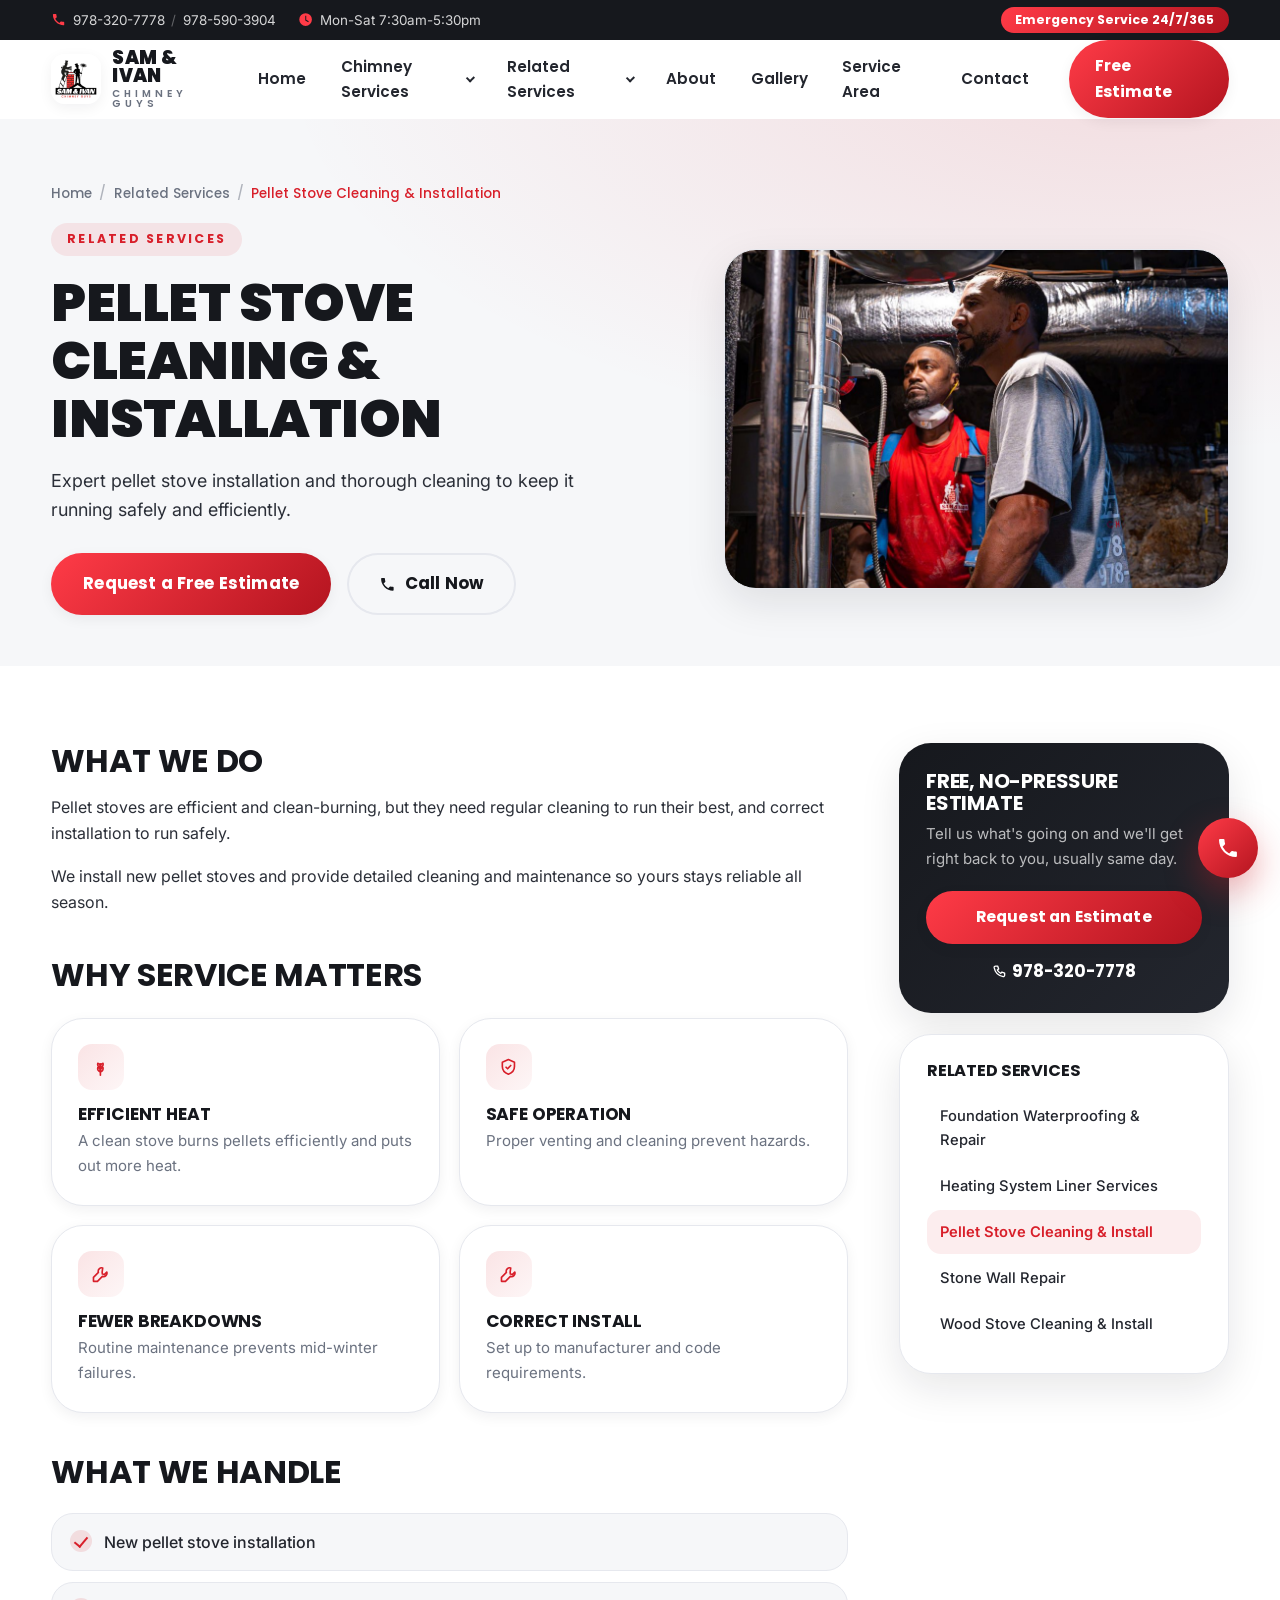
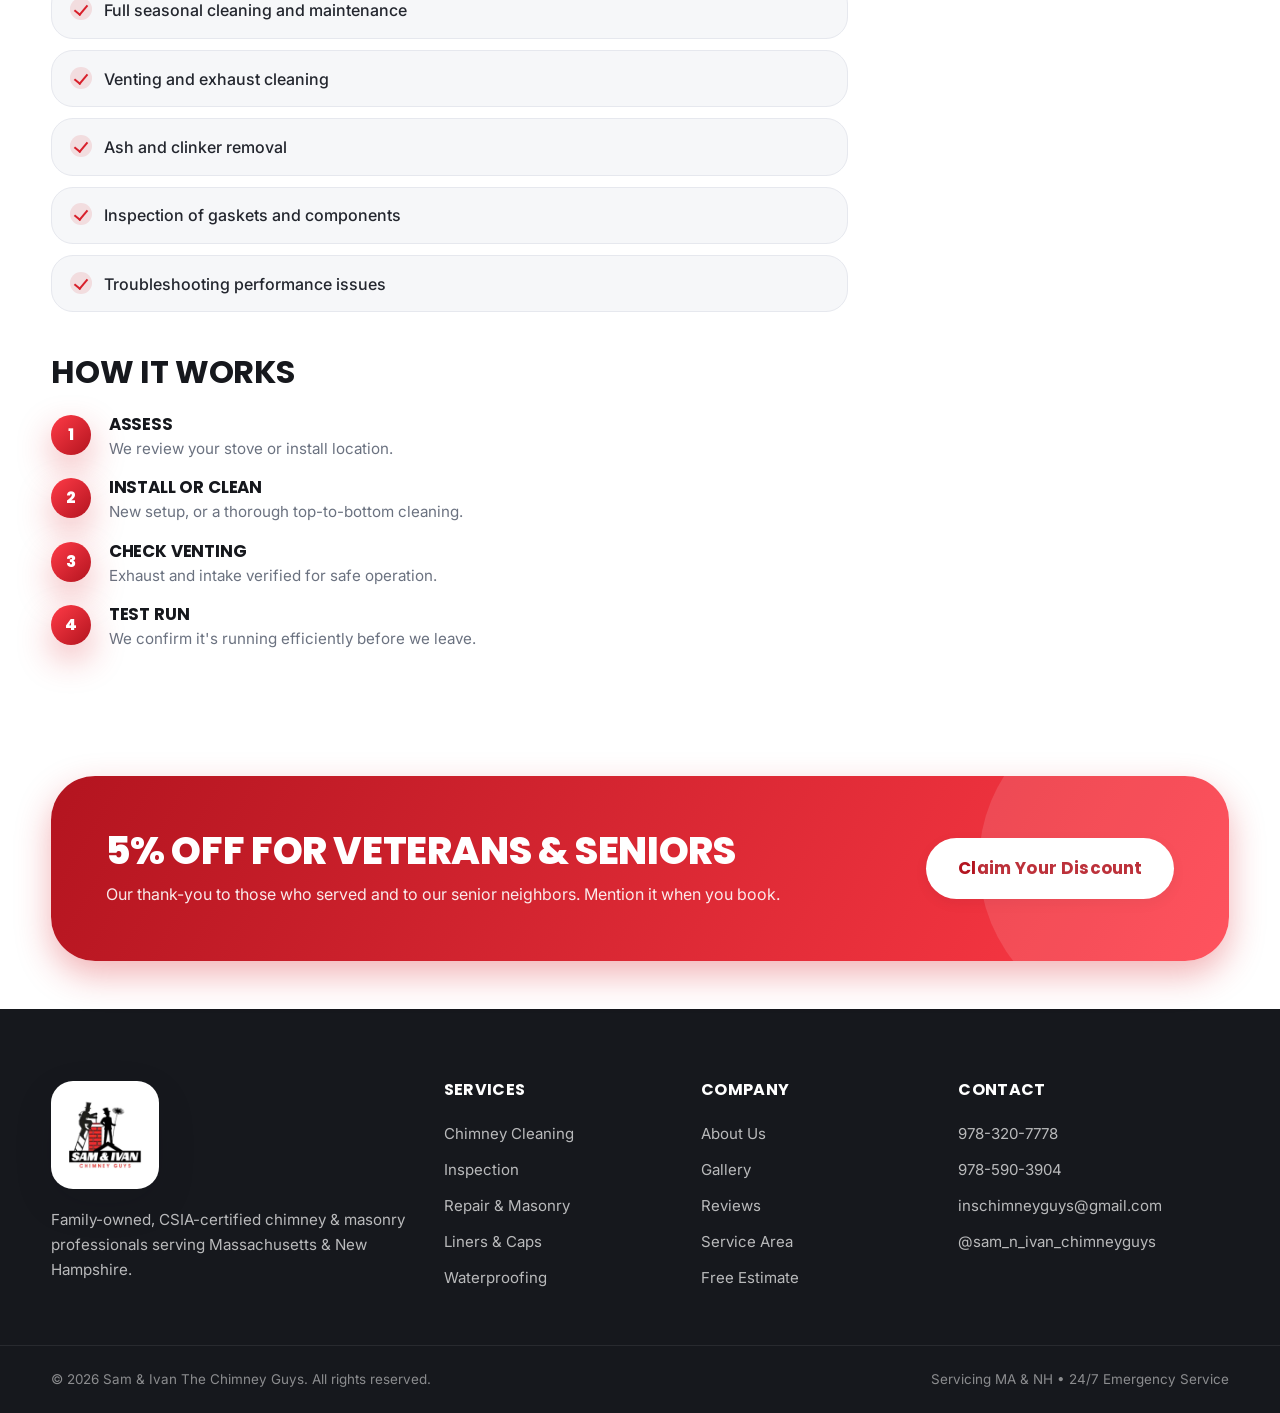
<file: services/pellet-stove-cleaning-installation.html>
<!DOCTYPE html>
<html lang="en">
<head>
  <meta charset="UTF-8" />
  <meta name="viewport" content="width=device-width, initial-scale=1.0" />
  <title>Pellet Stove Cleaning & Installation | Sam &amp; Ivan The Chimney Guys — MA &amp; NH</title>
  <meta name="description" content="Expert pellet stove installation and thorough cleaning to keep it running safely and efficiently. Sam & Ivan The Chimney Guys, CSIA-certified and serving Massachusetts & New Hampshire. Free estimates, 24/7 emergency service." />
  <link rel="preconnect" href="https://fonts.googleapis.com" />
  <link rel="preconnect" href="https://fonts.gstatic.com" crossorigin />
  <link href="https://fonts.googleapis.com/css2?family=Poppins:wght@400;500;600;700;800;900&family=Inter:wght@400;500;600;700&display=swap" rel="stylesheet" />
  <link rel="stylesheet" href="../styles.css?v=7" />
</head>
<body>

  <svg class="svg-sprite" aria-hidden="true" focusable="false" xmlns="http://www.w3.org/2000/svg"><defs>
    <symbol id="i-fire" viewBox="0 0 24 24"><path d="M12 3c1.6 3 4.6 4.4 4.6 8.2A4.6 4.6 0 0 1 7.4 11c0-1.3.5-2.4 1.3-3.2.1 1.6 1 2.7 2 3C11 8 11 5.6 12 3Z"/></symbol>
    <symbol id="i-air" viewBox="0 0 24 24"><path d="M3 8h9a2.2 2.2 0 1 0-2.2-2.2"/><path d="M3 12h13a2.2 2.2 0 1 1-2.2 2.2"/><path d="M3 16h7"/></symbol>
    <symbol id="i-heat" viewBox="0 0 24 24"><path d="M7 16c-.9-1 .7-2 0-3.4M12 16c-.9-1 .7-2 0-3.4M17 16c-.9-1 .7-2 0-3.4"/><path d="M5 20h14"/></symbol>
    <symbol id="i-shield" viewBox="0 0 24 24"><path d="M12 3l7 3v5c0 4.2-3 7.4-7 8.8C8 18.4 5 15.2 5 11V6z"/><path d="M9.3 11.8l1.8 1.8 3.6-3.8"/></symbol>
    <symbol id="i-search" viewBox="0 0 24 24"><circle cx="10.5" cy="10.5" r="6"/><path d="M15 15l5 5"/></symbol>
    <symbol id="i-home" viewBox="0 0 24 24"><path d="M4 11l8-7 8 7"/><path d="M6 9.5V20h12V9.5"/><path d="M10 20v-5h4v5"/></symbol>
    <symbol id="i-doc" viewBox="0 0 24 24"><path d="M8 4H6a2 2 0 0 0-2 2v12a2 2 0 0 0 2 2h12a2 2 0 0 0 2-2V6a2 2 0 0 0-2-2h-2"/><path d="M9 3h6v3H9z"/><path d="M8.5 13l2.2 2.2L15 11"/></symbol>
    <symbol id="i-brick" viewBox="0 0 24 24"><path d="M3 6h18v12H3z"/><path d="M3 12h18"/><path d="M9 6v6M15 6v6M6 12v6M12 12v6M18 12v6"/></symbol>
    <symbol id="i-cap" viewBox="0 0 24 24"><path d="M6 6h12l1 3H5z"/><path d="M8 9v9h8V9"/></symbol>
    <symbol id="i-wrench" viewBox="0 0 24 24"><path d="M14.7 4.6a4 4 0 0 0-5 5.1L4 15.4V20h4.6l5.7-5.7a4 4 0 0 0 5.1-5l-2.7 2.7-2.4-.4-.3-2.3z"/></symbol>
    <symbol id="i-build" viewBox="0 0 24 24"><path d="M3 18h18"/><path d="M5 16c0-4 3.1-7 7-7s7 3 7 7"/><path d="M10 16V9h4v7"/></symbol>
    <symbol id="i-flask" viewBox="0 0 24 24"><path d="M9 3h6"/><path d="M10 3v6l-4.6 7.4A2 2 0 0 0 7.1 20h9.8a2 2 0 0 0 1.7-3.1L14 9V3"/><path d="M7.7 15h8.6"/></symbol>
    <symbol id="i-check" viewBox="0 0 24 24"><circle cx="12" cy="12" r="9"/><path d="M8 12l3 3 5-6"/></symbol>
    <symbol id="i-drop" viewBox="0 0 24 24"><path d="M12 3.5c3 3.9 6 6.6 6 10.1a6 6 0 0 1-12 0c0-3.5 3-6.2 6-10.1z"/></symbol>
    <symbol id="i-snow" viewBox="0 0 24 24"><path d="M12 2v20M2.5 7l19 10M21.5 7l-19 10"/></symbol>
    <symbol id="i-money" viewBox="0 0 24 24"><path d="M3 7h18v10H3z"/><circle cx="12" cy="12" r="2.2"/><path d="M6.5 9v6M17.5 9v6"/></symbol>
    <symbol id="i-rain" viewBox="0 0 24 24"><path d="M7 14a4 4 0 0 1 .4-8 5 5 0 0 1 9.4 1.4A3.6 3.6 0 0 1 16.5 14H7z"/><path d="M8 17l-1 2.5M12 17l-1 2.5M16 17l-1 2.5"/></symbol>
    <symbol id="i-paw" viewBox="0 0 24 24"><ellipse cx="8" cy="8.5" rx="1.5" ry="2"/><ellipse cx="12" cy="7" rx="1.6" ry="2.1"/><ellipse cx="16" cy="8.5" rx="1.5" ry="2"/><path d="M8.4 13.2a3.6 3.6 0 0 1 7.2 0c0 2-1.7 3.3-3.6 3.3s-3.6-1.3-3.6-3.3z"/></symbol>
    <symbol id="i-leaf" viewBox="0 0 24 24"><path d="M4 20c-.5-8 5.5-14 16-14 .5 10-5.5 15.5-16 14z"/><path d="M5 19c4-6 8-8.5 12-9.5"/></symbol>
    <symbol id="i-column" viewBox="0 0 24 24"><path d="M4 20h16"/><path d="M4 9h16"/><path d="M12 3l8 6H4z"/><path d="M7 9v11M12 9v11M17 9v11"/></symbol>
    <symbol id="i-sparkle" viewBox="0 0 24 24"><path d="M11 3l1.7 4.6L17 9l-4.3 1.4L11 15l-1.7-4.6L5 9l4.3-1.4z"/><path d="M18 14l.8 2.2L21 17l-2.2.8L18 20l-.8-2.2L15 17l2.2-.8z"/></symbol>
    <symbol id="i-log" viewBox="0 0 24 24"><path d="M6 7h9a5 5 0 0 1 0 10H6a5 5 0 0 1 0-10z"/><path d="M15 7a5 5 0 0 1 0 10M15 9.5a2.5 2.5 0 0 1 0 5"/></symbol>
    <symbol id="i-brush" viewBox="0 0 24 24"><path d="M4 5h12v4H4z"/><path d="M16 6h2a1.5 1.5 0 0 1 1.5 1.5v2A1.5 1.5 0 0 1 18 11h-6a1.5 1.5 0 0 0-1.5 1.5V14"/><path d="M9.5 14h3v7h-3z"/></symbol>
    <symbol id="i-mold" viewBox="0 0 24 24"><path d="M4 12a8 8 0 0 1 16 0z"/><path d="M10 12v3.5a2 2 0 0 0 4 0V12"/></symbol>
    <symbol id="i-grain" viewBox="0 0 24 24"><path d="M12 21V8"/><path d="M12 12c-2.4-.6-3.6-2.4-3-4.8 2.4.6 3.6 2.4 3 4.8z"/><path d="M12 12c2.4-.6 3.6-2.4 3-4.8-2.4.6-3.6 2.4-3 4.8z"/><path d="M12 17c-2.4-.6-3.6-2.4-3-4.8 2.4.6 3.6 2.4 3 4.8z"/><path d="M12 17c2.4-.6 3.6-2.4 3-4.8-2.4.6-3.6 2.4-3 4.8z"/></symbol>
    <symbol id="i-stone" viewBox="0 0 24 24"><path d="M3 18l5.5-8.5 3.5 4.5 3-5L21 18z"/></symbol>
    <symbol id="i-phone" viewBox="0 0 24 24"><path d="M6.5 3h3l1.5 4-2 1.5a11 11 0 0 0 5 5l1.5-2 4 1.5v3a2 2 0 0 1-2.2 2A16 16 0 0 1 4.5 5.2 2 2 0 0 1 6.5 3z"/></symbol>
    <symbol id="i-mail" viewBox="0 0 24 24"><path d="M3 6h18v12H3z"/><path d="M3 7l9 6 9-6"/></symbol>
    <symbol id="i-clock" viewBox="0 0 24 24"><circle cx="12" cy="12" r="9"/><path d="M12 7v5.2l3.2 2"/></symbol>
    <symbol id="i-camera" viewBox="0 0 24 24"><path d="M4 8h3l1.4-2h7L17 8h3v11H4z"/><circle cx="12" cy="12.5" r="3"/></symbol>
  </defs></svg>

  <div class="topbar" id="topbar">
    <div class="container topbar__inner">
      <div class="topbar__left">
        <span class="topbar__item"><svg viewBox="0 0 24 24" class="ico"><path d="M6.6 10.8a15.5 15.5 0 006.6 6.6l2.2-2.2a1 1 0 011-.24 11.3 11.3 0 003.5.56 1 1 0 011 1V20a1 1 0 01-1 1A17 17 0 013 4a1 1 0 011-1h3.5a1 1 0 011 1 11.3 11.3 0 00.56 3.5 1 1 0 01-.24 1z"/></svg>
          <a href="tel:19783207778">978-320-7778</a> <span class="topbar__sep">/</span> <a href="tel:19785903904">978-590-3904</a>
        </span>
        <span class="topbar__item topbar__hide"><svg viewBox="0 0 24 24" class="ico"><path d="M12 2a10 10 0 100 20 10 10 0 000-20zm1 10.4l4 2.3-.8 1.3-4.7-2.7V6h1.5z"/></svg>Mon-Sat 7:30am-5:30pm</span>
      </div>
      <div class="topbar__right">
        <span class="topbar__badge">Emergency Service 24/7/365</span>
      </div>
    </div>
  </div>

  <header class="header" id="header">
    <div class="container header__inner">
      <a href="../index.html#home" class="brand" aria-label="Sam and Ivan The Chimney Guys home">
        <img src="../images/logo-badge.jpg" alt="Sam &amp; Ivan Chimney Guys logo" class="brand__logo" />
        <span class="brand__text">
          <span class="brand__name">SAM &amp; IVAN</span>
          <span class="brand__sub">CHIMNEY GUYS</span>
        </span>
      </a>

      <nav class="nav" id="nav">
        <ul class="nav__list">
          <li><a href="../index.html#home" class="nav__link">Home</a></li>
          <li class="has-dropdown">
            <a href="../index.html#services" class="nav__link">Chimney Services <span class="caret"></span></a>
            <div class="dropdown">
              <a href="chimney-cleaning.html">Chimney Cleaning</a>
              <a href="chimney-inspection.html">Chimney Inspection</a>
              <a href="chimney-installation-repair.html">Installation & Repair</a>
              <a href="chimney-liner-installation.html">Chimney Liner Installation</a>
              <a href="chimney-waterproofing-sealing.html">Waterproofing & Sealing</a>
              <a href="damper-caps-chase-covers.html">Damper Caps & Chase Covers</a>
              <a href="fireplace-masonry-repair.html">Fireplace Masonry & Repair</a>
              <a href="flashing-repair.html">Flashing Repair</a>
            </div>
          </li>
          <li class="has-dropdown">
            <a href="../index.html#related" class="nav__link">Related Services <span class="caret"></span></a>
            <div class="dropdown">
              <a href="foundation-waterproofing-repair.html">Foundation Waterproofing & Repair</a>
              <a href="heating-system-liner-services.html">Heating System Liner Services</a>
              <a href="pellet-stove-cleaning-installation.html" class="is-current">Pellet Stove Cleaning & Install</a>
              <a href="stone-wall-repair.html">Stone Wall Repair</a>
              <a href="wood-stove-cleaning-installation.html">Wood Stove Cleaning & Install</a>
            </div>
          </li>
          <li><a href="../index.html#about" class="nav__link">About</a></li>
          <li><a href="../index.html#gallery" class="nav__link">Gallery</a></li>
          <li><a href="../index.html#areas" class="nav__link">Service Area</a></li>
          <li><a href="../index.html#contact" class="nav__link">Contact</a></li>
        </ul>
      </nav>

      <a href="../index.html#contact" class="btn btn--primary header__cta">Free Estimate</a>

      <button class="hamburger" id="hamburger" aria-label="Open menu" aria-expanded="false">
        <span></span><span></span><span></span>
      </button>
    </div>
  </header>

  <div class="mobile-menu" id="mobileMenu">
    <a href="../index.html#home">Home</a>
    <a href="../index.html#services">Chimney Services</a>
    <a href="../index.html#related">Related Services</a>
    <a href="../index.html#about">About</a>
    <a href="../index.html#gallery">Gallery</a>
    <a href="../index.html#areas">Service Area</a>
    <a href="../index.html#contact">Contact</a>
    <a href="tel:19783207778" class="mobile-menu__call">Call 978-320-7778</a>
  </div>

  <main>
    <section class="service-hero">
      <div class="container">
        <div class="breadcrumb">
          <a href="../index.html#home">Home</a><span class="sep">/</span>
          <a href="../index.html#related">Related Services</a><span class="sep">/</span>
          <span class="current">Pellet Stove Cleaning & Installation</span>
        </div>
        <div class="service-hero__grid">
          <div class="reveal">
            <span class="eyebrow">Related Services</span>
            <h1>Pellet Stove Cleaning & Installation</h1>
            <p class="service-hero__lead">Expert pellet stove installation and thorough cleaning to keep it running safely and efficiently.</p>
            <div class="hero__actions">
              <a href="../index.html#contact" class="btn btn--primary btn--lg">Request a Free Estimate</a>
              <a href="tel:19783207778" class="btn btn--ghost btn--lg">
                <svg viewBox="0 0 24 24" class="ico"><path d="M6.6 10.8a15.5 15.5 0 006.6 6.6l2.2-2.2a1 1 0 011-.24 11.3 11.3 0 003.5.56 1 1 0 011 1V20a1 1 0 01-1 1A17 17 0 013 4a1 1 0 011-1h3.5a1 1 0 011 1 11.3 11.3 0 00.56 3.5 1 1 0 01-.24 1z"/></svg>
                Call Now
              </a>
            </div>
          </div>
          <div class="service-hero__img image-frame reveal" data-photo="Pellet stove service"
               style="background-image:url('../images/svc-pellet-stove-cleaning-installation.jpg'); background-size:cover; background-position:center;">
          </div>
        </div>
      </div>
    </section>

    <section class="service-body">
      <div class="container service-layout">
        <div class="service-main">
          <h2>What we do</h2>
          <p>Pellet stoves are efficient and clean-burning, but they need regular cleaning to run their best, and correct installation to run safely.</p>
          <p>We install new pellet stoves and provide detailed cleaning and maintenance so yours stays reliable all season.</p>

          <h2>Why service matters</h2>
          <div class="feature-cards">
          <article class="feature-card reveal">
            <div class="ico-badge"><svg class="ico-svg"><use href="#i-grain"></use></svg></div>
            <h3>Efficient heat</h3>
            <p>A clean stove burns pellets efficiently and puts out more heat.</p>
          </article>
          <article class="feature-card reveal">
            <div class="ico-badge"><svg class="ico-svg"><use href="#i-shield"></use></svg></div>
            <h3>Safe operation</h3>
            <p>Proper venting and cleaning prevent hazards.</p>
          </article>
          <article class="feature-card reveal">
            <div class="ico-badge"><svg class="ico-svg"><use href="#i-wrench"></use></svg></div>
            <h3>Fewer breakdowns</h3>
            <p>Routine maintenance prevents mid-winter failures.</p>
          </article>
          <article class="feature-card reveal">
            <div class="ico-badge"><svg class="ico-svg"><use href="#i-wrench"></use></svg></div>
            <h3>Correct install</h3>
            <p>Set up to manufacturer and code requirements.</p>
          </article>
          </div>

          <h2>What we handle</h2>
          <ul class="signs-list">
          <li><span class="check"></span> New pellet stove installation</li>
          <li><span class="check"></span> Full seasonal cleaning and maintenance</li>
          <li><span class="check"></span> Venting and exhaust cleaning</li>
          <li><span class="check"></span> Ash and clinker removal</li>
          <li><span class="check"></span> Inspection of gaskets and components</li>
          <li><span class="check"></span> Troubleshooting performance issues</li>
          </ul>

          <h2>How it works</h2>
          <div class="steps">
          <div class="step reveal">
            <h3>Assess</h3>
            <p>We review your stove or install location.</p>
          </div>
          <div class="step reveal">
            <h3>Install or clean</h3>
            <p>New setup, or a thorough top-to-bottom cleaning.</p>
          </div>
          <div class="step reveal">
            <h3>Check venting</h3>
            <p>Exhaust and intake verified for safe operation.</p>
          </div>
          <div class="step reveal">
            <h3>Test run</h3>
            <p>We confirm it's running efficiently before we leave.</p>
          </div>
          </div>
        </div>

        <aside class="service-aside">
          <div class="aside-card aside-card--cta">
            <h3>Free, no-pressure estimate</h3>
            <p>Tell us what's going on and we'll get right back to you, usually same day.</p>
            <a href="../index.html#contact" class="btn btn--primary">Request an Estimate</a>
            <a href="tel:19783207778" class="aside-phone"><svg class="ico-svg"><use href="#i-phone"></use></svg> 978-320-7778</a>
          </div>
          <div class="aside-card aside-card--links">
            <h3>Related Services</h3>
            <nav class="aside-links">
          <a href="foundation-waterproofing-repair.html">Foundation Waterproofing & Repair</a>
          <a href="heating-system-liner-services.html">Heating System Liner Services</a>
          <a href="pellet-stove-cleaning-installation.html" class="is-current">Pellet Stove Cleaning & Install</a>
          <a href="stone-wall-repair.html">Stone Wall Repair</a>
          <a href="wood-stove-cleaning-installation.html">Wood Stove Cleaning & Install</a>
            </nav>
          </div>
        </aside>
      </div>
    </section>

    <section class="offer">
      <div class="container offer__inner reveal">
        <div class="offer__text">
          <h2>5% off for Veterans &amp; Seniors</h2>
          <p>Our thank-you to those who served and to our senior neighbors. Mention it when you book.</p>
        </div>
        <a href="../index.html#contact" class="btn btn--light btn--lg">Claim Your Discount</a>
      </div>
    </section>
  </main>

  <footer class="footer">
    <div class="container footer__grid">
      <div class="footer__brand">
        <div class="footer__logo-tile">
          <img src="../images/logo-badge.jpg" alt="Sam &amp; Ivan Chimney Guys logo" />
        </div>
        <p>Family-owned, CSIA-certified chimney &amp; masonry professionals serving Massachusetts &amp; New Hampshire.</p>
      </div>
      <div class="footer__col">
        <h4>Services</h4>
        <a href="chimney-cleaning.html">Chimney Cleaning</a>
        <a href="chimney-inspection.html">Inspection</a>
        <a href="fireplace-masonry-repair.html">Repair &amp; Masonry</a>
        <a href="chimney-liner-installation.html">Liners &amp; Caps</a>
        <a href="chimney-waterproofing-sealing.html">Waterproofing</a>
      </div>
      <div class="footer__col">
        <h4>Company</h4>
        <a href="../index.html#about">About Us</a>
        <a href="../index.html#gallery">Gallery</a>
        <a href="../index.html#reviews">Reviews</a>
        <a href="../index.html#areas">Service Area</a>
        <a href="../index.html#contact">Free Estimate</a>
      </div>
      <div class="footer__col">
        <h4>Contact</h4>
        <a href="tel:19783207778">978-320-7778</a>
        <a href="tel:19785903904">978-590-3904</a>
        <a href="mailto:inschimneyguys@gmail.com">inschimneyguys@gmail.com</a>
        <a href="https://instagram.com/sam_n_ivan_chimneyguys" target="_blank" rel="noopener">@sam_n_ivan_chimneyguys</a>
      </div>
    </div>
    <div class="footer__bar">
      <div class="container footer__bar-inner">
        <span>© <span id="year"></span> Sam &amp; Ivan The Chimney Guys. All rights reserved.</span>
        <span>Servicing MA &amp; NH • 24/7 Emergency Service</span>
      </div>
    </div>
  </footer>

  <a href="tel:19783207778" class="fab" aria-label="Call Sam and Ivan">
    <svg viewBox="0 0 24 24" class="ico"><path d="M6.6 10.8a15.5 15.5 0 006.6 6.6l2.2-2.2a1 1 0 011-.24 11.3 11.3 0 003.5.56 1 1 0 011 1V20a1 1 0 01-1 1A17 17 0 013 4a1 1 0 011-1h3.5a1 1 0 011 1 11.3 11.3 0 00.56 3.5 1 1 0 01-.24 1z"/></svg>
  </a>

  <script src="../script.js?v=7"></script>
</body>
</html>
</file>
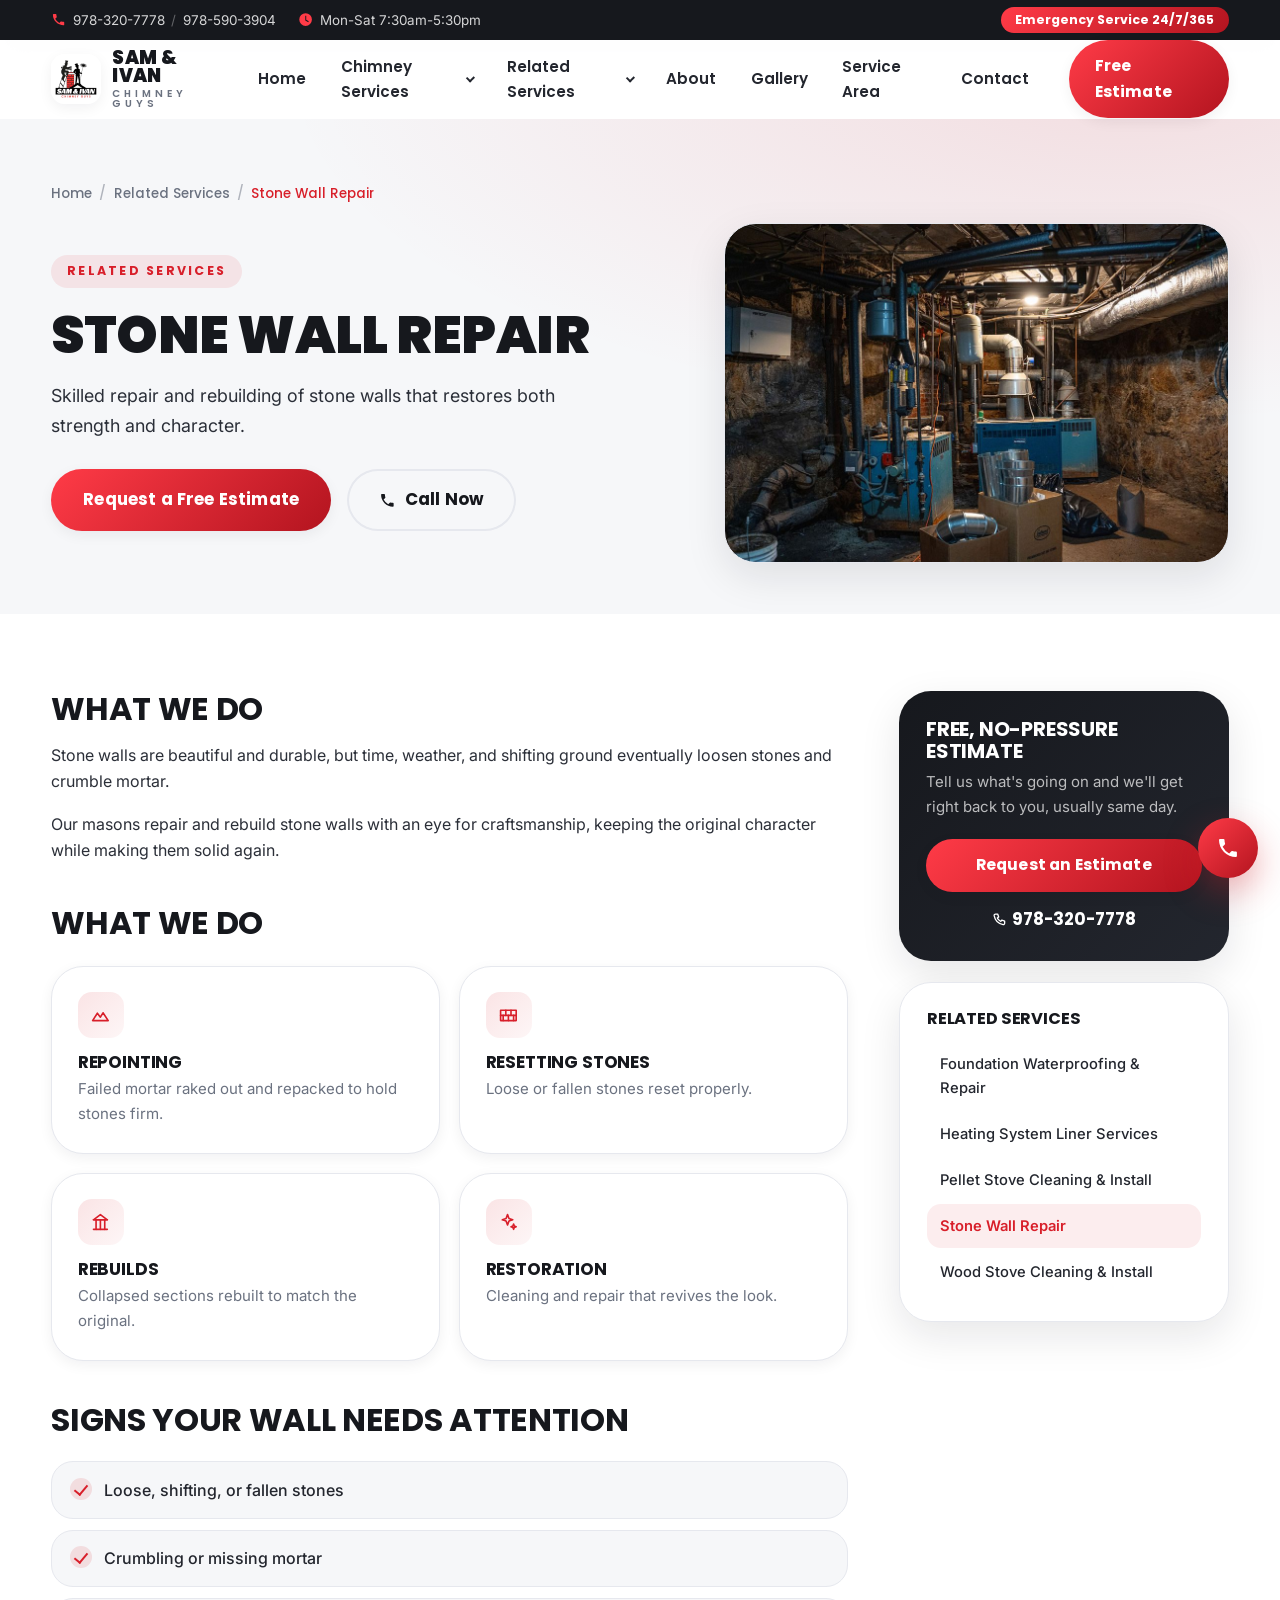
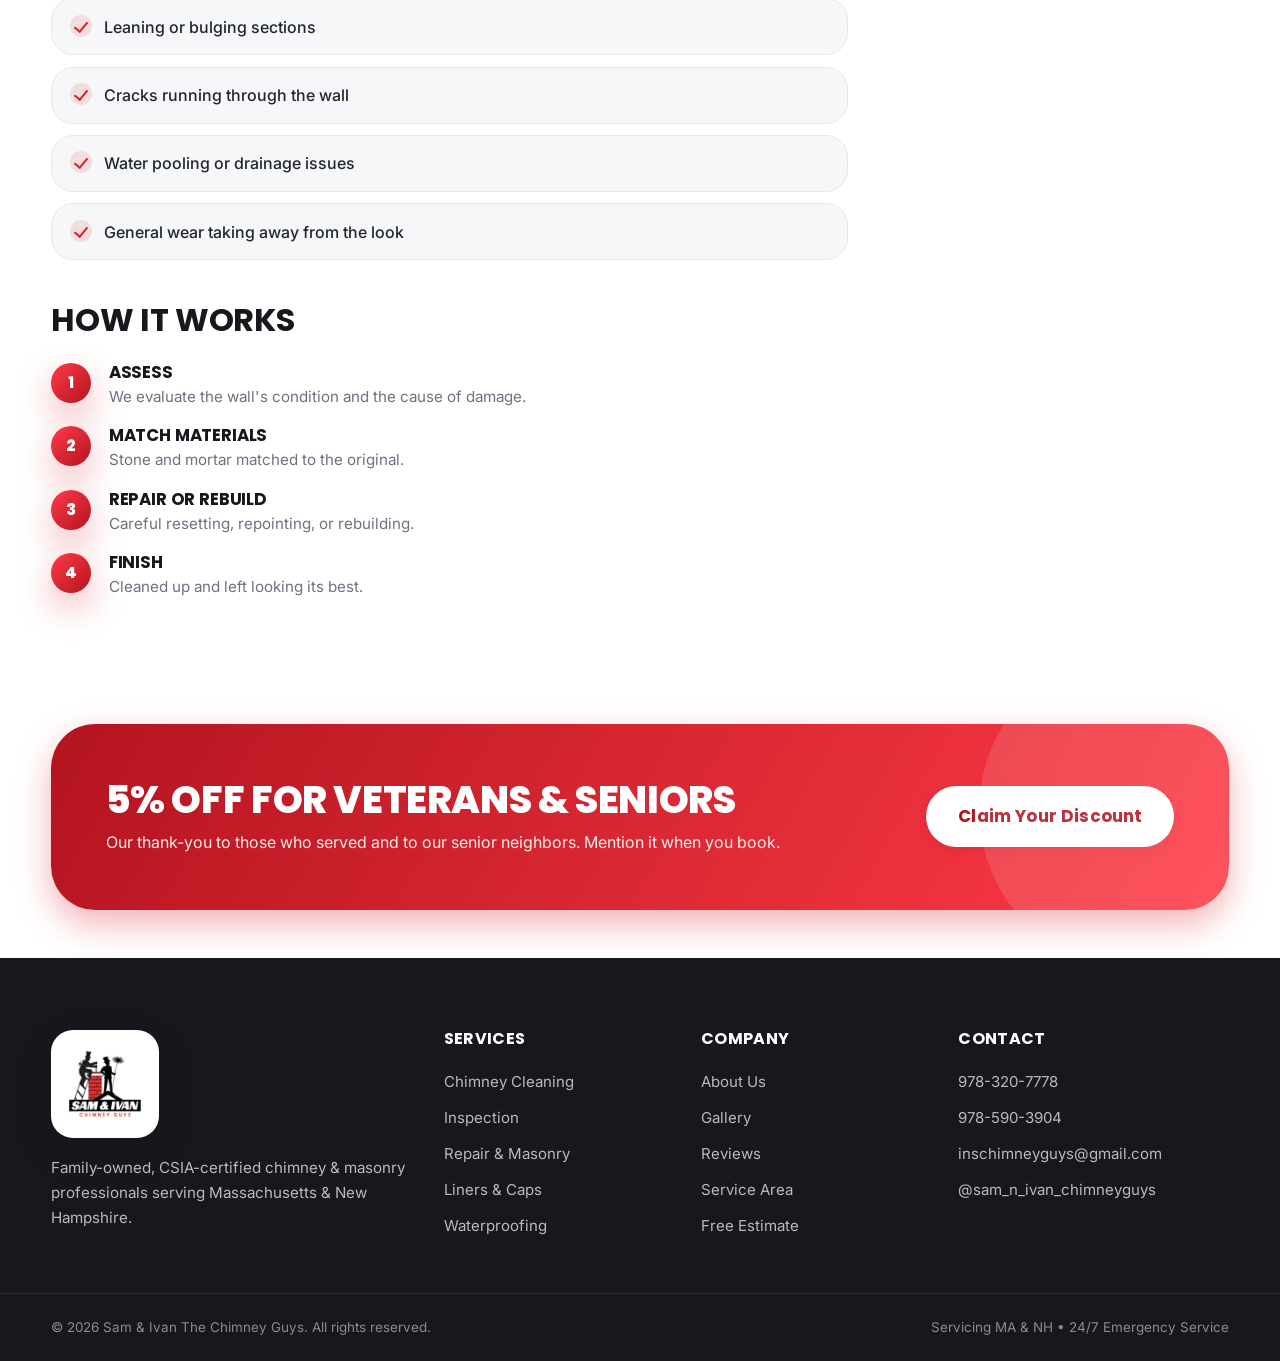
<file: services/stone-wall-repair.html>
<!DOCTYPE html>
<html lang="en">
<head>
  <meta charset="UTF-8" />
  <meta name="viewport" content="width=device-width, initial-scale=1.0" />
  <title>Stone Wall Repair | Sam &amp; Ivan The Chimney Guys — MA &amp; NH</title>
  <meta name="description" content="Skilled repair and rebuilding of stone walls that restores both strength and character. Sam & Ivan The Chimney Guys, CSIA-certified and serving Massachusetts & New Hampshire. Free estimates, 24/7 emergency service." />
  <link rel="preconnect" href="https://fonts.googleapis.com" />
  <link rel="preconnect" href="https://fonts.gstatic.com" crossorigin />
  <link href="https://fonts.googleapis.com/css2?family=Poppins:wght@400;500;600;700;800;900&family=Inter:wght@400;500;600;700&display=swap" rel="stylesheet" />
  <link rel="stylesheet" href="../styles.css?v=7" />
</head>
<body>

  <svg class="svg-sprite" aria-hidden="true" focusable="false" xmlns="http://www.w3.org/2000/svg"><defs>
    <symbol id="i-fire" viewBox="0 0 24 24"><path d="M12 3c1.6 3 4.6 4.4 4.6 8.2A4.6 4.6 0 0 1 7.4 11c0-1.3.5-2.4 1.3-3.2.1 1.6 1 2.7 2 3C11 8 11 5.6 12 3Z"/></symbol>
    <symbol id="i-air" viewBox="0 0 24 24"><path d="M3 8h9a2.2 2.2 0 1 0-2.2-2.2"/><path d="M3 12h13a2.2 2.2 0 1 1-2.2 2.2"/><path d="M3 16h7"/></symbol>
    <symbol id="i-heat" viewBox="0 0 24 24"><path d="M7 16c-.9-1 .7-2 0-3.4M12 16c-.9-1 .7-2 0-3.4M17 16c-.9-1 .7-2 0-3.4"/><path d="M5 20h14"/></symbol>
    <symbol id="i-shield" viewBox="0 0 24 24"><path d="M12 3l7 3v5c0 4.2-3 7.4-7 8.8C8 18.4 5 15.2 5 11V6z"/><path d="M9.3 11.8l1.8 1.8 3.6-3.8"/></symbol>
    <symbol id="i-search" viewBox="0 0 24 24"><circle cx="10.5" cy="10.5" r="6"/><path d="M15 15l5 5"/></symbol>
    <symbol id="i-home" viewBox="0 0 24 24"><path d="M4 11l8-7 8 7"/><path d="M6 9.5V20h12V9.5"/><path d="M10 20v-5h4v5"/></symbol>
    <symbol id="i-doc" viewBox="0 0 24 24"><path d="M8 4H6a2 2 0 0 0-2 2v12a2 2 0 0 0 2 2h12a2 2 0 0 0 2-2V6a2 2 0 0 0-2-2h-2"/><path d="M9 3h6v3H9z"/><path d="M8.5 13l2.2 2.2L15 11"/></symbol>
    <symbol id="i-brick" viewBox="0 0 24 24"><path d="M3 6h18v12H3z"/><path d="M3 12h18"/><path d="M9 6v6M15 6v6M6 12v6M12 12v6M18 12v6"/></symbol>
    <symbol id="i-cap" viewBox="0 0 24 24"><path d="M6 6h12l1 3H5z"/><path d="M8 9v9h8V9"/></symbol>
    <symbol id="i-wrench" viewBox="0 0 24 24"><path d="M14.7 4.6a4 4 0 0 0-5 5.1L4 15.4V20h4.6l5.7-5.7a4 4 0 0 0 5.1-5l-2.7 2.7-2.4-.4-.3-2.3z"/></symbol>
    <symbol id="i-build" viewBox="0 0 24 24"><path d="M3 18h18"/><path d="M5 16c0-4 3.1-7 7-7s7 3 7 7"/><path d="M10 16V9h4v7"/></symbol>
    <symbol id="i-flask" viewBox="0 0 24 24"><path d="M9 3h6"/><path d="M10 3v6l-4.6 7.4A2 2 0 0 0 7.1 20h9.8a2 2 0 0 0 1.7-3.1L14 9V3"/><path d="M7.7 15h8.6"/></symbol>
    <symbol id="i-check" viewBox="0 0 24 24"><circle cx="12" cy="12" r="9"/><path d="M8 12l3 3 5-6"/></symbol>
    <symbol id="i-drop" viewBox="0 0 24 24"><path d="M12 3.5c3 3.9 6 6.6 6 10.1a6 6 0 0 1-12 0c0-3.5 3-6.2 6-10.1z"/></symbol>
    <symbol id="i-snow" viewBox="0 0 24 24"><path d="M12 2v20M2.5 7l19 10M21.5 7l-19 10"/></symbol>
    <symbol id="i-money" viewBox="0 0 24 24"><path d="M3 7h18v10H3z"/><circle cx="12" cy="12" r="2.2"/><path d="M6.5 9v6M17.5 9v6"/></symbol>
    <symbol id="i-rain" viewBox="0 0 24 24"><path d="M7 14a4 4 0 0 1 .4-8 5 5 0 0 1 9.4 1.4A3.6 3.6 0 0 1 16.5 14H7z"/><path d="M8 17l-1 2.5M12 17l-1 2.5M16 17l-1 2.5"/></symbol>
    <symbol id="i-paw" viewBox="0 0 24 24"><ellipse cx="8" cy="8.5" rx="1.5" ry="2"/><ellipse cx="12" cy="7" rx="1.6" ry="2.1"/><ellipse cx="16" cy="8.5" rx="1.5" ry="2"/><path d="M8.4 13.2a3.6 3.6 0 0 1 7.2 0c0 2-1.7 3.3-3.6 3.3s-3.6-1.3-3.6-3.3z"/></symbol>
    <symbol id="i-leaf" viewBox="0 0 24 24"><path d="M4 20c-.5-8 5.5-14 16-14 .5 10-5.5 15.5-16 14z"/><path d="M5 19c4-6 8-8.5 12-9.5"/></symbol>
    <symbol id="i-column" viewBox="0 0 24 24"><path d="M4 20h16"/><path d="M4 9h16"/><path d="M12 3l8 6H4z"/><path d="M7 9v11M12 9v11M17 9v11"/></symbol>
    <symbol id="i-sparkle" viewBox="0 0 24 24"><path d="M11 3l1.7 4.6L17 9l-4.3 1.4L11 15l-1.7-4.6L5 9l4.3-1.4z"/><path d="M18 14l.8 2.2L21 17l-2.2.8L18 20l-.8-2.2L15 17l2.2-.8z"/></symbol>
    <symbol id="i-log" viewBox="0 0 24 24"><path d="M6 7h9a5 5 0 0 1 0 10H6a5 5 0 0 1 0-10z"/><path d="M15 7a5 5 0 0 1 0 10M15 9.5a2.5 2.5 0 0 1 0 5"/></symbol>
    <symbol id="i-brush" viewBox="0 0 24 24"><path d="M4 5h12v4H4z"/><path d="M16 6h2a1.5 1.5 0 0 1 1.5 1.5v2A1.5 1.5 0 0 1 18 11h-6a1.5 1.5 0 0 0-1.5 1.5V14"/><path d="M9.5 14h3v7h-3z"/></symbol>
    <symbol id="i-mold" viewBox="0 0 24 24"><path d="M4 12a8 8 0 0 1 16 0z"/><path d="M10 12v3.5a2 2 0 0 0 4 0V12"/></symbol>
    <symbol id="i-grain" viewBox="0 0 24 24"><path d="M12 21V8"/><path d="M12 12c-2.4-.6-3.6-2.4-3-4.8 2.4.6 3.6 2.4 3 4.8z"/><path d="M12 12c2.4-.6 3.6-2.4 3-4.8-2.4.6-3.6 2.4-3 4.8z"/><path d="M12 17c-2.4-.6-3.6-2.4-3-4.8 2.4.6 3.6 2.4 3 4.8z"/><path d="M12 17c2.4-.6 3.6-2.4 3-4.8-2.4.6-3.6 2.4-3 4.8z"/></symbol>
    <symbol id="i-stone" viewBox="0 0 24 24"><path d="M3 18l5.5-8.5 3.5 4.5 3-5L21 18z"/></symbol>
    <symbol id="i-phone" viewBox="0 0 24 24"><path d="M6.5 3h3l1.5 4-2 1.5a11 11 0 0 0 5 5l1.5-2 4 1.5v3a2 2 0 0 1-2.2 2A16 16 0 0 1 4.5 5.2 2 2 0 0 1 6.5 3z"/></symbol>
    <symbol id="i-mail" viewBox="0 0 24 24"><path d="M3 6h18v12H3z"/><path d="M3 7l9 6 9-6"/></symbol>
    <symbol id="i-clock" viewBox="0 0 24 24"><circle cx="12" cy="12" r="9"/><path d="M12 7v5.2l3.2 2"/></symbol>
    <symbol id="i-camera" viewBox="0 0 24 24"><path d="M4 8h3l1.4-2h7L17 8h3v11H4z"/><circle cx="12" cy="12.5" r="3"/></symbol>
  </defs></svg>

  <div class="topbar" id="topbar">
    <div class="container topbar__inner">
      <div class="topbar__left">
        <span class="topbar__item"><svg viewBox="0 0 24 24" class="ico"><path d="M6.6 10.8a15.5 15.5 0 006.6 6.6l2.2-2.2a1 1 0 011-.24 11.3 11.3 0 003.5.56 1 1 0 011 1V20a1 1 0 01-1 1A17 17 0 013 4a1 1 0 011-1h3.5a1 1 0 011 1 11.3 11.3 0 00.56 3.5 1 1 0 01-.24 1z"/></svg>
          <a href="tel:19783207778">978-320-7778</a> <span class="topbar__sep">/</span> <a href="tel:19785903904">978-590-3904</a>
        </span>
        <span class="topbar__item topbar__hide"><svg viewBox="0 0 24 24" class="ico"><path d="M12 2a10 10 0 100 20 10 10 0 000-20zm1 10.4l4 2.3-.8 1.3-4.7-2.7V6h1.5z"/></svg>Mon-Sat 7:30am-5:30pm</span>
      </div>
      <div class="topbar__right">
        <span class="topbar__badge">Emergency Service 24/7/365</span>
      </div>
    </div>
  </div>

  <header class="header" id="header">
    <div class="container header__inner">
      <a href="../index.html#home" class="brand" aria-label="Sam and Ivan The Chimney Guys home">
        <img src="../images/logo-badge.jpg" alt="Sam &amp; Ivan Chimney Guys logo" class="brand__logo" />
        <span class="brand__text">
          <span class="brand__name">SAM &amp; IVAN</span>
          <span class="brand__sub">CHIMNEY GUYS</span>
        </span>
      </a>

      <nav class="nav" id="nav">
        <ul class="nav__list">
          <li><a href="../index.html#home" class="nav__link">Home</a></li>
          <li class="has-dropdown">
            <a href="../index.html#services" class="nav__link">Chimney Services <span class="caret"></span></a>
            <div class="dropdown">
              <a href="chimney-cleaning.html">Chimney Cleaning</a>
              <a href="chimney-inspection.html">Chimney Inspection</a>
              <a href="chimney-installation-repair.html">Installation & Repair</a>
              <a href="chimney-liner-installation.html">Chimney Liner Installation</a>
              <a href="chimney-waterproofing-sealing.html">Waterproofing & Sealing</a>
              <a href="damper-caps-chase-covers.html">Damper Caps & Chase Covers</a>
              <a href="fireplace-masonry-repair.html">Fireplace Masonry & Repair</a>
              <a href="flashing-repair.html">Flashing Repair</a>
            </div>
          </li>
          <li class="has-dropdown">
            <a href="../index.html#related" class="nav__link">Related Services <span class="caret"></span></a>
            <div class="dropdown">
              <a href="foundation-waterproofing-repair.html">Foundation Waterproofing & Repair</a>
              <a href="heating-system-liner-services.html">Heating System Liner Services</a>
              <a href="pellet-stove-cleaning-installation.html">Pellet Stove Cleaning & Install</a>
              <a href="stone-wall-repair.html" class="is-current">Stone Wall Repair</a>
              <a href="wood-stove-cleaning-installation.html">Wood Stove Cleaning & Install</a>
            </div>
          </li>
          <li><a href="../index.html#about" class="nav__link">About</a></li>
          <li><a href="../index.html#gallery" class="nav__link">Gallery</a></li>
          <li><a href="../index.html#areas" class="nav__link">Service Area</a></li>
          <li><a href="../index.html#contact" class="nav__link">Contact</a></li>
        </ul>
      </nav>

      <a href="../index.html#contact" class="btn btn--primary header__cta">Free Estimate</a>

      <button class="hamburger" id="hamburger" aria-label="Open menu" aria-expanded="false">
        <span></span><span></span><span></span>
      </button>
    </div>
  </header>

  <div class="mobile-menu" id="mobileMenu">
    <a href="../index.html#home">Home</a>
    <a href="../index.html#services">Chimney Services</a>
    <a href="../index.html#related">Related Services</a>
    <a href="../index.html#about">About</a>
    <a href="../index.html#gallery">Gallery</a>
    <a href="../index.html#areas">Service Area</a>
    <a href="../index.html#contact">Contact</a>
    <a href="tel:19783207778" class="mobile-menu__call">Call 978-320-7778</a>
  </div>

  <main>
    <section class="service-hero">
      <div class="container">
        <div class="breadcrumb">
          <a href="../index.html#home">Home</a><span class="sep">/</span>
          <a href="../index.html#related">Related Services</a><span class="sep">/</span>
          <span class="current">Stone Wall Repair</span>
        </div>
        <div class="service-hero__grid">
          <div class="reveal">
            <span class="eyebrow">Related Services</span>
            <h1>Stone Wall Repair</h1>
            <p class="service-hero__lead">Skilled repair and rebuilding of stone walls that restores both strength and character.</p>
            <div class="hero__actions">
              <a href="../index.html#contact" class="btn btn--primary btn--lg">Request a Free Estimate</a>
              <a href="tel:19783207778" class="btn btn--ghost btn--lg">
                <svg viewBox="0 0 24 24" class="ico"><path d="M6.6 10.8a15.5 15.5 0 006.6 6.6l2.2-2.2a1 1 0 011-.24 11.3 11.3 0 003.5.56 1 1 0 011 1V20a1 1 0 01-1 1A17 17 0 013 4a1 1 0 011-1h3.5a1 1 0 011 1 11.3 11.3 0 00.56 3.5 1 1 0 01-.24 1z"/></svg>
                Call Now
              </a>
            </div>
          </div>
          <div class="service-hero__img image-frame reveal" data-photo="Stone wall repair"
               style="background-image:url('../images/svc-stone-wall-repair.jpg'); background-size:cover; background-position:center;">
          </div>
        </div>
      </div>
    </section>

    <section class="service-body">
      <div class="container service-layout">
        <div class="service-main">
          <h2>What we do</h2>
          <p>Stone walls are beautiful and durable, but time, weather, and shifting ground eventually loosen stones and crumble mortar.</p>
          <p>Our masons repair and rebuild stone walls with an eye for craftsmanship, keeping the original character while making them solid again.</p>

          <h2>What we do</h2>
          <div class="feature-cards">
          <article class="feature-card reveal">
            <div class="ico-badge"><svg class="ico-svg"><use href="#i-stone"></use></svg></div>
            <h3>Repointing</h3>
            <p>Failed mortar raked out and repacked to hold stones firm.</p>
          </article>
          <article class="feature-card reveal">
            <div class="ico-badge"><svg class="ico-svg"><use href="#i-brick"></use></svg></div>
            <h3>Resetting stones</h3>
            <p>Loose or fallen stones reset properly.</p>
          </article>
          <article class="feature-card reveal">
            <div class="ico-badge"><svg class="ico-svg"><use href="#i-column"></use></svg></div>
            <h3>Rebuilds</h3>
            <p>Collapsed sections rebuilt to match the original.</p>
          </article>
          <article class="feature-card reveal">
            <div class="ico-badge"><svg class="ico-svg"><use href="#i-sparkle"></use></svg></div>
            <h3>Restoration</h3>
            <p>Cleaning and repair that revives the look.</p>
          </article>
          </div>

          <h2>Signs your wall needs attention</h2>
          <ul class="signs-list">
          <li><span class="check"></span> Loose, shifting, or fallen stones</li>
          <li><span class="check"></span> Crumbling or missing mortar</li>
          <li><span class="check"></span> Leaning or bulging sections</li>
          <li><span class="check"></span> Cracks running through the wall</li>
          <li><span class="check"></span> Water pooling or drainage issues</li>
          <li><span class="check"></span> General wear taking away from the look</li>
          </ul>

          <h2>How it works</h2>
          <div class="steps">
          <div class="step reveal">
            <h3>Assess</h3>
            <p>We evaluate the wall's condition and the cause of damage.</p>
          </div>
          <div class="step reveal">
            <h3>Match materials</h3>
            <p>Stone and mortar matched to the original.</p>
          </div>
          <div class="step reveal">
            <h3>Repair or rebuild</h3>
            <p>Careful resetting, repointing, or rebuilding.</p>
          </div>
          <div class="step reveal">
            <h3>Finish</h3>
            <p>Cleaned up and left looking its best.</p>
          </div>
          </div>
        </div>

        <aside class="service-aside">
          <div class="aside-card aside-card--cta">
            <h3>Free, no-pressure estimate</h3>
            <p>Tell us what's going on and we'll get right back to you, usually same day.</p>
            <a href="../index.html#contact" class="btn btn--primary">Request an Estimate</a>
            <a href="tel:19783207778" class="aside-phone"><svg class="ico-svg"><use href="#i-phone"></use></svg> 978-320-7778</a>
          </div>
          <div class="aside-card aside-card--links">
            <h3>Related Services</h3>
            <nav class="aside-links">
          <a href="foundation-waterproofing-repair.html">Foundation Waterproofing & Repair</a>
          <a href="heating-system-liner-services.html">Heating System Liner Services</a>
          <a href="pellet-stove-cleaning-installation.html">Pellet Stove Cleaning & Install</a>
          <a href="stone-wall-repair.html" class="is-current">Stone Wall Repair</a>
          <a href="wood-stove-cleaning-installation.html">Wood Stove Cleaning & Install</a>
            </nav>
          </div>
        </aside>
      </div>
    </section>

    <section class="offer">
      <div class="container offer__inner reveal">
        <div class="offer__text">
          <h2>5% off for Veterans &amp; Seniors</h2>
          <p>Our thank-you to those who served and to our senior neighbors. Mention it when you book.</p>
        </div>
        <a href="../index.html#contact" class="btn btn--light btn--lg">Claim Your Discount</a>
      </div>
    </section>
  </main>

  <footer class="footer">
    <div class="container footer__grid">
      <div class="footer__brand">
        <div class="footer__logo-tile">
          <img src="../images/logo-badge.jpg" alt="Sam &amp; Ivan Chimney Guys logo" />
        </div>
        <p>Family-owned, CSIA-certified chimney &amp; masonry professionals serving Massachusetts &amp; New Hampshire.</p>
      </div>
      <div class="footer__col">
        <h4>Services</h4>
        <a href="chimney-cleaning.html">Chimney Cleaning</a>
        <a href="chimney-inspection.html">Inspection</a>
        <a href="fireplace-masonry-repair.html">Repair &amp; Masonry</a>
        <a href="chimney-liner-installation.html">Liners &amp; Caps</a>
        <a href="chimney-waterproofing-sealing.html">Waterproofing</a>
      </div>
      <div class="footer__col">
        <h4>Company</h4>
        <a href="../index.html#about">About Us</a>
        <a href="../index.html#gallery">Gallery</a>
        <a href="../index.html#reviews">Reviews</a>
        <a href="../index.html#areas">Service Area</a>
        <a href="../index.html#contact">Free Estimate</a>
      </div>
      <div class="footer__col">
        <h4>Contact</h4>
        <a href="tel:19783207778">978-320-7778</a>
        <a href="tel:19785903904">978-590-3904</a>
        <a href="mailto:inschimneyguys@gmail.com">inschimneyguys@gmail.com</a>
        <a href="https://instagram.com/sam_n_ivan_chimneyguys" target="_blank" rel="noopener">@sam_n_ivan_chimneyguys</a>
      </div>
    </div>
    <div class="footer__bar">
      <div class="container footer__bar-inner">
        <span>© <span id="year"></span> Sam &amp; Ivan The Chimney Guys. All rights reserved.</span>
        <span>Servicing MA &amp; NH • 24/7 Emergency Service</span>
      </div>
    </div>
  </footer>

  <a href="tel:19783207778" class="fab" aria-label="Call Sam and Ivan">
    <svg viewBox="0 0 24 24" class="ico"><path d="M6.6 10.8a15.5 15.5 0 006.6 6.6l2.2-2.2a1 1 0 011-.24 11.3 11.3 0 003.5.56 1 1 0 011 1V20a1 1 0 01-1 1A17 17 0 013 4a1 1 0 011-1h3.5a1 1 0 011 1 11.3 11.3 0 00.56 3.5 1 1 0 01-.24 1z"/></svg>
  </a>

  <script src="../script.js?v=7"></script>
</body>
</html>
</file>
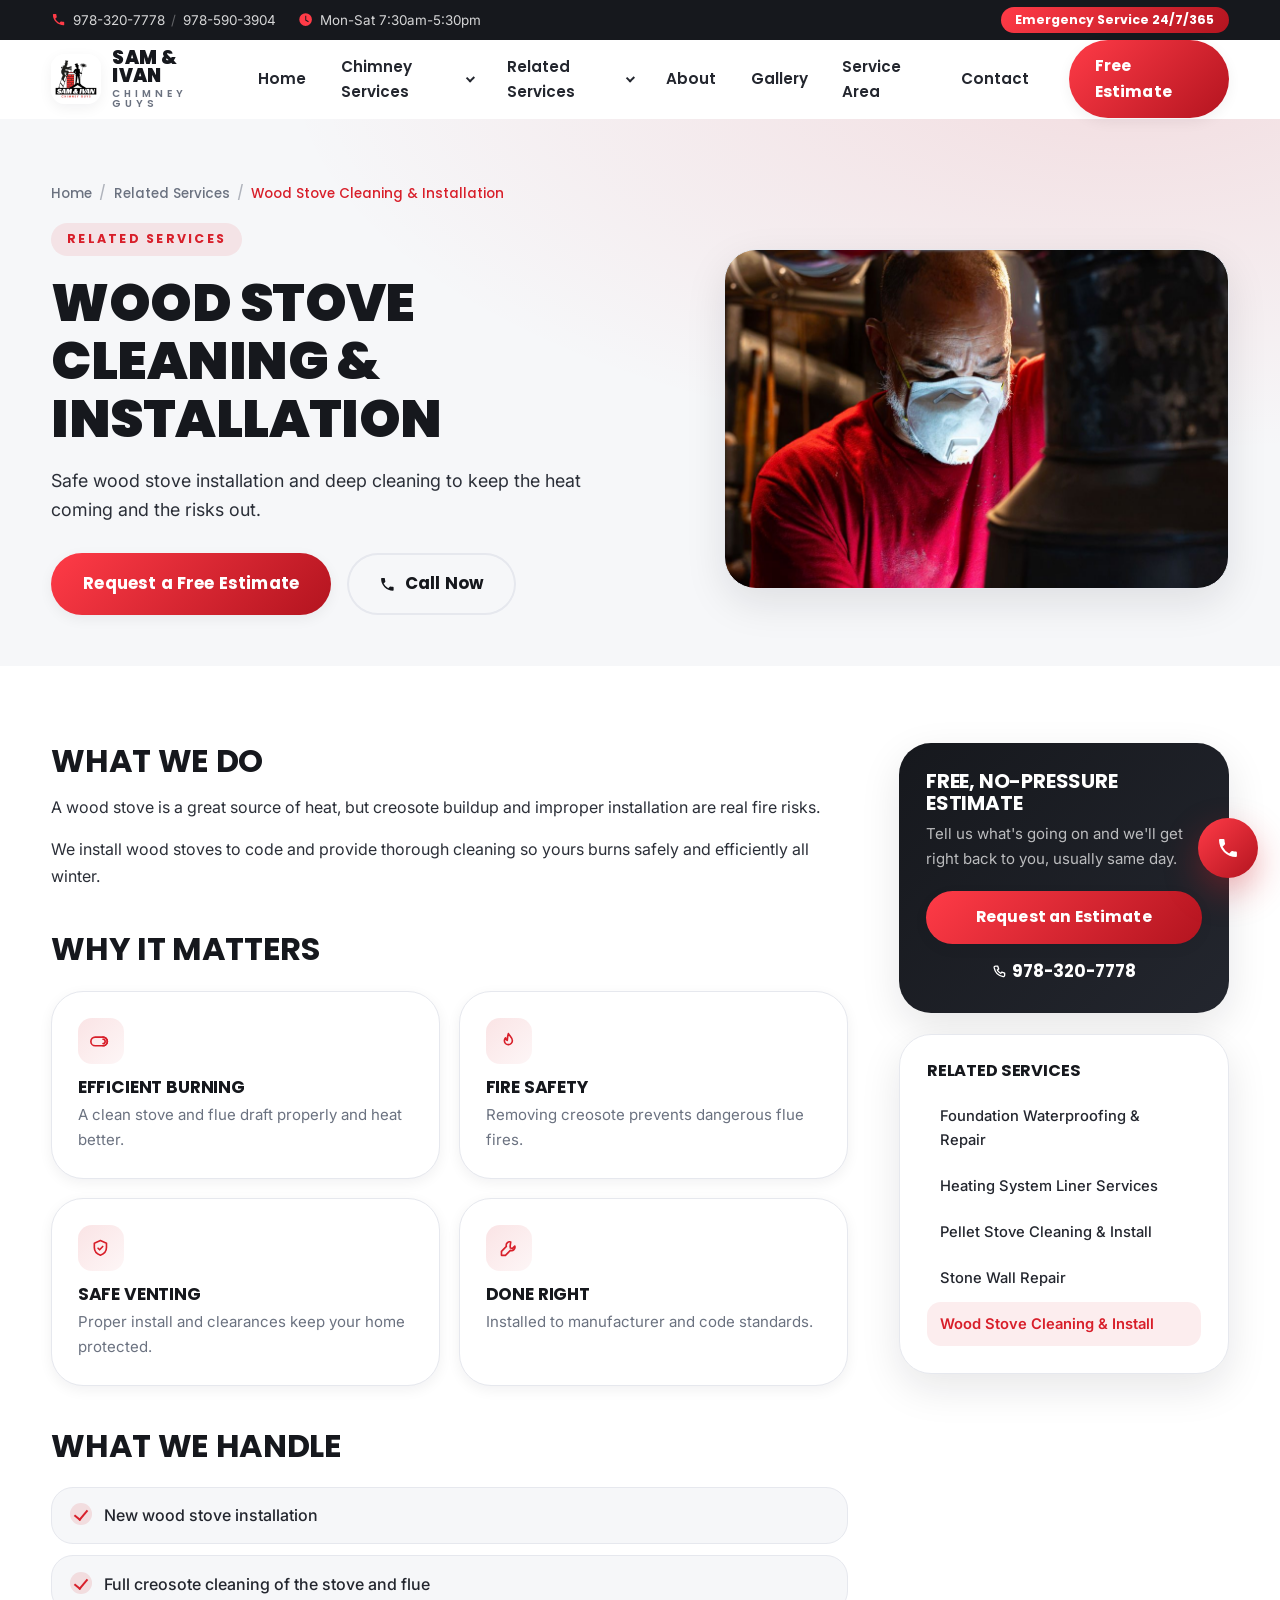
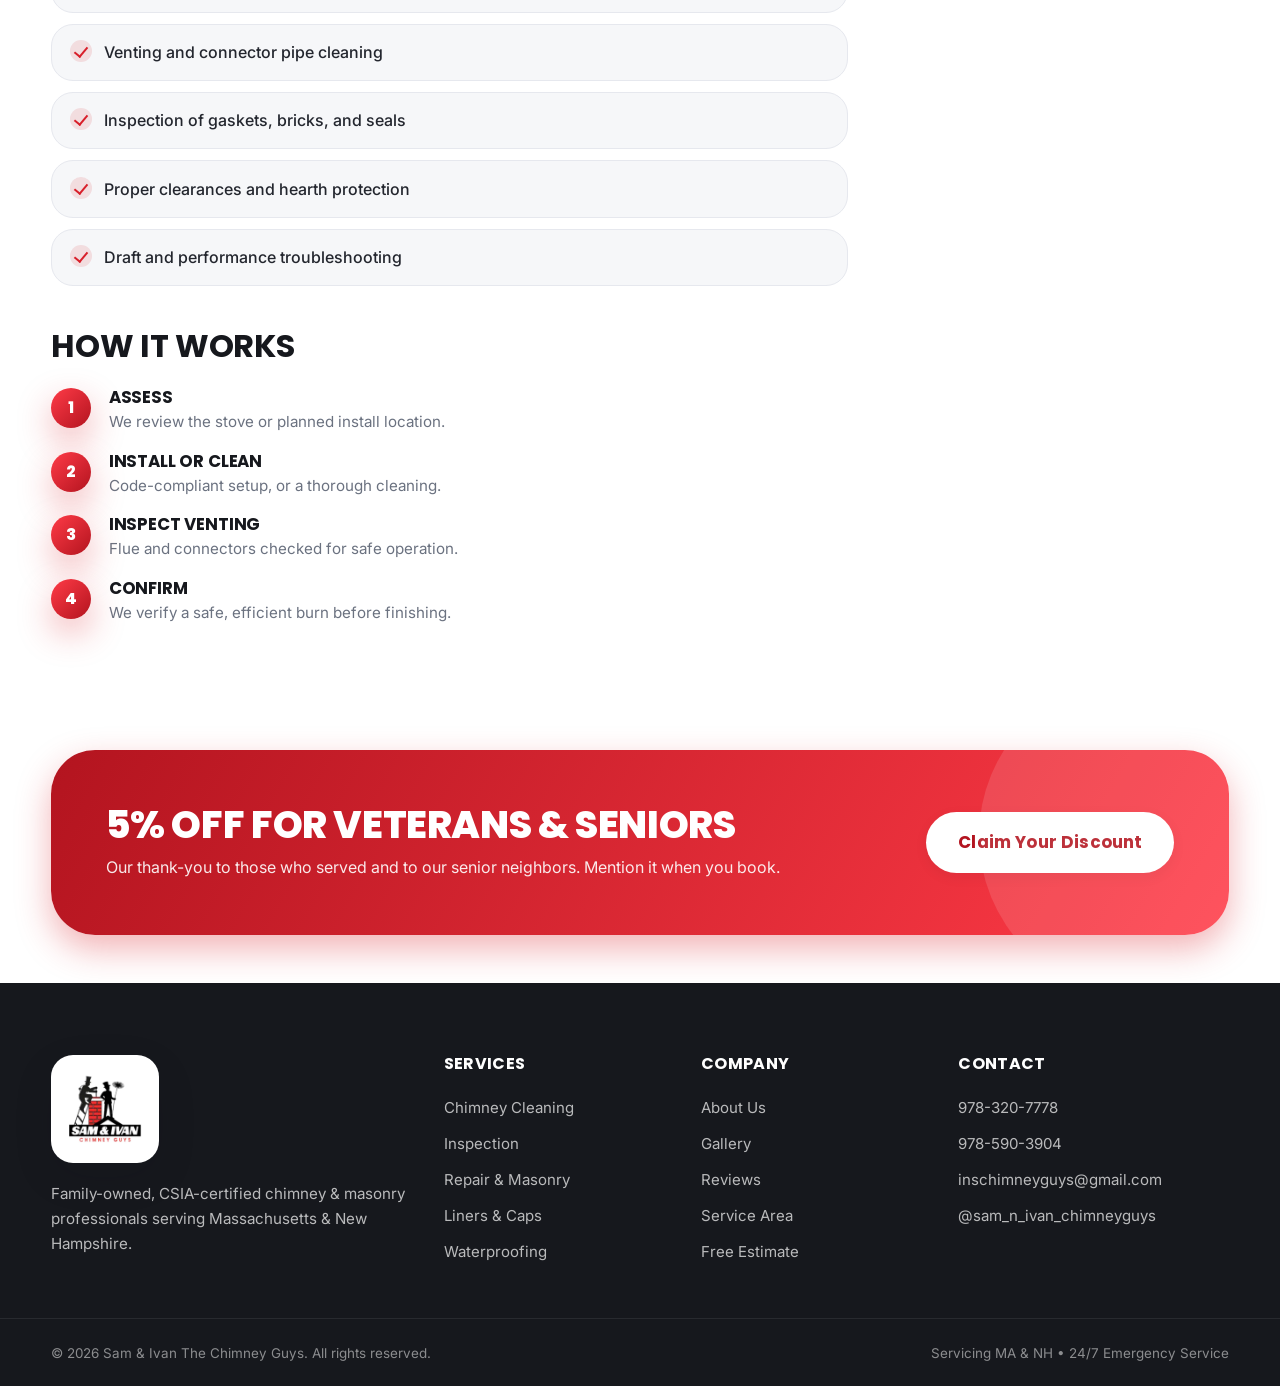
<file: services/wood-stove-cleaning-installation.html>
<!DOCTYPE html>
<html lang="en">
<head>
  <meta charset="UTF-8" />
  <meta name="viewport" content="width=device-width, initial-scale=1.0" />
  <title>Wood Stove Cleaning & Installation | Sam &amp; Ivan The Chimney Guys — MA &amp; NH</title>
  <meta name="description" content="Safe wood stove installation and deep cleaning to keep the heat coming and the risks out. Sam & Ivan The Chimney Guys, CSIA-certified and serving Massachusetts & New Hampshire. Free estimates, 24/7 emergency service." />
  <link rel="preconnect" href="https://fonts.googleapis.com" />
  <link rel="preconnect" href="https://fonts.gstatic.com" crossorigin />
  <link href="https://fonts.googleapis.com/css2?family=Poppins:wght@400;500;600;700;800;900&family=Inter:wght@400;500;600;700&display=swap" rel="stylesheet" />
  <link rel="stylesheet" href="../styles.css?v=7" />
</head>
<body>

  <svg class="svg-sprite" aria-hidden="true" focusable="false" xmlns="http://www.w3.org/2000/svg"><defs>
    <symbol id="i-fire" viewBox="0 0 24 24"><path d="M12 3c1.6 3 4.6 4.4 4.6 8.2A4.6 4.6 0 0 1 7.4 11c0-1.3.5-2.4 1.3-3.2.1 1.6 1 2.7 2 3C11 8 11 5.6 12 3Z"/></symbol>
    <symbol id="i-air" viewBox="0 0 24 24"><path d="M3 8h9a2.2 2.2 0 1 0-2.2-2.2"/><path d="M3 12h13a2.2 2.2 0 1 1-2.2 2.2"/><path d="M3 16h7"/></symbol>
    <symbol id="i-heat" viewBox="0 0 24 24"><path d="M7 16c-.9-1 .7-2 0-3.4M12 16c-.9-1 .7-2 0-3.4M17 16c-.9-1 .7-2 0-3.4"/><path d="M5 20h14"/></symbol>
    <symbol id="i-shield" viewBox="0 0 24 24"><path d="M12 3l7 3v5c0 4.2-3 7.4-7 8.8C8 18.4 5 15.2 5 11V6z"/><path d="M9.3 11.8l1.8 1.8 3.6-3.8"/></symbol>
    <symbol id="i-search" viewBox="0 0 24 24"><circle cx="10.5" cy="10.5" r="6"/><path d="M15 15l5 5"/></symbol>
    <symbol id="i-home" viewBox="0 0 24 24"><path d="M4 11l8-7 8 7"/><path d="M6 9.5V20h12V9.5"/><path d="M10 20v-5h4v5"/></symbol>
    <symbol id="i-doc" viewBox="0 0 24 24"><path d="M8 4H6a2 2 0 0 0-2 2v12a2 2 0 0 0 2 2h12a2 2 0 0 0 2-2V6a2 2 0 0 0-2-2h-2"/><path d="M9 3h6v3H9z"/><path d="M8.5 13l2.2 2.2L15 11"/></symbol>
    <symbol id="i-brick" viewBox="0 0 24 24"><path d="M3 6h18v12H3z"/><path d="M3 12h18"/><path d="M9 6v6M15 6v6M6 12v6M12 12v6M18 12v6"/></symbol>
    <symbol id="i-cap" viewBox="0 0 24 24"><path d="M6 6h12l1 3H5z"/><path d="M8 9v9h8V9"/></symbol>
    <symbol id="i-wrench" viewBox="0 0 24 24"><path d="M14.7 4.6a4 4 0 0 0-5 5.1L4 15.4V20h4.6l5.7-5.7a4 4 0 0 0 5.1-5l-2.7 2.7-2.4-.4-.3-2.3z"/></symbol>
    <symbol id="i-build" viewBox="0 0 24 24"><path d="M3 18h18"/><path d="M5 16c0-4 3.1-7 7-7s7 3 7 7"/><path d="M10 16V9h4v7"/></symbol>
    <symbol id="i-flask" viewBox="0 0 24 24"><path d="M9 3h6"/><path d="M10 3v6l-4.6 7.4A2 2 0 0 0 7.1 20h9.8a2 2 0 0 0 1.7-3.1L14 9V3"/><path d="M7.7 15h8.6"/></symbol>
    <symbol id="i-check" viewBox="0 0 24 24"><circle cx="12" cy="12" r="9"/><path d="M8 12l3 3 5-6"/></symbol>
    <symbol id="i-drop" viewBox="0 0 24 24"><path d="M12 3.5c3 3.9 6 6.6 6 10.1a6 6 0 0 1-12 0c0-3.5 3-6.2 6-10.1z"/></symbol>
    <symbol id="i-snow" viewBox="0 0 24 24"><path d="M12 2v20M2.5 7l19 10M21.5 7l-19 10"/></symbol>
    <symbol id="i-money" viewBox="0 0 24 24"><path d="M3 7h18v10H3z"/><circle cx="12" cy="12" r="2.2"/><path d="M6.5 9v6M17.5 9v6"/></symbol>
    <symbol id="i-rain" viewBox="0 0 24 24"><path d="M7 14a4 4 0 0 1 .4-8 5 5 0 0 1 9.4 1.4A3.6 3.6 0 0 1 16.5 14H7z"/><path d="M8 17l-1 2.5M12 17l-1 2.5M16 17l-1 2.5"/></symbol>
    <symbol id="i-paw" viewBox="0 0 24 24"><ellipse cx="8" cy="8.5" rx="1.5" ry="2"/><ellipse cx="12" cy="7" rx="1.6" ry="2.1"/><ellipse cx="16" cy="8.5" rx="1.5" ry="2"/><path d="M8.4 13.2a3.6 3.6 0 0 1 7.2 0c0 2-1.7 3.3-3.6 3.3s-3.6-1.3-3.6-3.3z"/></symbol>
    <symbol id="i-leaf" viewBox="0 0 24 24"><path d="M4 20c-.5-8 5.5-14 16-14 .5 10-5.5 15.5-16 14z"/><path d="M5 19c4-6 8-8.5 12-9.5"/></symbol>
    <symbol id="i-column" viewBox="0 0 24 24"><path d="M4 20h16"/><path d="M4 9h16"/><path d="M12 3l8 6H4z"/><path d="M7 9v11M12 9v11M17 9v11"/></symbol>
    <symbol id="i-sparkle" viewBox="0 0 24 24"><path d="M11 3l1.7 4.6L17 9l-4.3 1.4L11 15l-1.7-4.6L5 9l4.3-1.4z"/><path d="M18 14l.8 2.2L21 17l-2.2.8L18 20l-.8-2.2L15 17l2.2-.8z"/></symbol>
    <symbol id="i-log" viewBox="0 0 24 24"><path d="M6 7h9a5 5 0 0 1 0 10H6a5 5 0 0 1 0-10z"/><path d="M15 7a5 5 0 0 1 0 10M15 9.5a2.5 2.5 0 0 1 0 5"/></symbol>
    <symbol id="i-brush" viewBox="0 0 24 24"><path d="M4 5h12v4H4z"/><path d="M16 6h2a1.5 1.5 0 0 1 1.5 1.5v2A1.5 1.5 0 0 1 18 11h-6a1.5 1.5 0 0 0-1.5 1.5V14"/><path d="M9.5 14h3v7h-3z"/></symbol>
    <symbol id="i-mold" viewBox="0 0 24 24"><path d="M4 12a8 8 0 0 1 16 0z"/><path d="M10 12v3.5a2 2 0 0 0 4 0V12"/></symbol>
    <symbol id="i-grain" viewBox="0 0 24 24"><path d="M12 21V8"/><path d="M12 12c-2.4-.6-3.6-2.4-3-4.8 2.4.6 3.6 2.4 3 4.8z"/><path d="M12 12c2.4-.6 3.6-2.4 3-4.8-2.4.6-3.6 2.4-3 4.8z"/><path d="M12 17c-2.4-.6-3.6-2.4-3-4.8 2.4.6 3.6 2.4 3 4.8z"/><path d="M12 17c2.4-.6 3.6-2.4 3-4.8-2.4.6-3.6 2.4-3 4.8z"/></symbol>
    <symbol id="i-stone" viewBox="0 0 24 24"><path d="M3 18l5.5-8.5 3.5 4.5 3-5L21 18z"/></symbol>
    <symbol id="i-phone" viewBox="0 0 24 24"><path d="M6.5 3h3l1.5 4-2 1.5a11 11 0 0 0 5 5l1.5-2 4 1.5v3a2 2 0 0 1-2.2 2A16 16 0 0 1 4.5 5.2 2 2 0 0 1 6.5 3z"/></symbol>
    <symbol id="i-mail" viewBox="0 0 24 24"><path d="M3 6h18v12H3z"/><path d="M3 7l9 6 9-6"/></symbol>
    <symbol id="i-clock" viewBox="0 0 24 24"><circle cx="12" cy="12" r="9"/><path d="M12 7v5.2l3.2 2"/></symbol>
    <symbol id="i-camera" viewBox="0 0 24 24"><path d="M4 8h3l1.4-2h7L17 8h3v11H4z"/><circle cx="12" cy="12.5" r="3"/></symbol>
  </defs></svg>

  <div class="topbar" id="topbar">
    <div class="container topbar__inner">
      <div class="topbar__left">
        <span class="topbar__item"><svg viewBox="0 0 24 24" class="ico"><path d="M6.6 10.8a15.5 15.5 0 006.6 6.6l2.2-2.2a1 1 0 011-.24 11.3 11.3 0 003.5.56 1 1 0 011 1V20a1 1 0 01-1 1A17 17 0 013 4a1 1 0 011-1h3.5a1 1 0 011 1 11.3 11.3 0 00.56 3.5 1 1 0 01-.24 1z"/></svg>
          <a href="tel:19783207778">978-320-7778</a> <span class="topbar__sep">/</span> <a href="tel:19785903904">978-590-3904</a>
        </span>
        <span class="topbar__item topbar__hide"><svg viewBox="0 0 24 24" class="ico"><path d="M12 2a10 10 0 100 20 10 10 0 000-20zm1 10.4l4 2.3-.8 1.3-4.7-2.7V6h1.5z"/></svg>Mon-Sat 7:30am-5:30pm</span>
      </div>
      <div class="topbar__right">
        <span class="topbar__badge">Emergency Service 24/7/365</span>
      </div>
    </div>
  </div>

  <header class="header" id="header">
    <div class="container header__inner">
      <a href="../index.html#home" class="brand" aria-label="Sam and Ivan The Chimney Guys home">
        <img src="../images/logo-badge.jpg" alt="Sam &amp; Ivan Chimney Guys logo" class="brand__logo" />
        <span class="brand__text">
          <span class="brand__name">SAM &amp; IVAN</span>
          <span class="brand__sub">CHIMNEY GUYS</span>
        </span>
      </a>

      <nav class="nav" id="nav">
        <ul class="nav__list">
          <li><a href="../index.html#home" class="nav__link">Home</a></li>
          <li class="has-dropdown">
            <a href="../index.html#services" class="nav__link">Chimney Services <span class="caret"></span></a>
            <div class="dropdown">
              <a href="chimney-cleaning.html">Chimney Cleaning</a>
              <a href="chimney-inspection.html">Chimney Inspection</a>
              <a href="chimney-installation-repair.html">Installation & Repair</a>
              <a href="chimney-liner-installation.html">Chimney Liner Installation</a>
              <a href="chimney-waterproofing-sealing.html">Waterproofing & Sealing</a>
              <a href="damper-caps-chase-covers.html">Damper Caps & Chase Covers</a>
              <a href="fireplace-masonry-repair.html">Fireplace Masonry & Repair</a>
              <a href="flashing-repair.html">Flashing Repair</a>
            </div>
          </li>
          <li class="has-dropdown">
            <a href="../index.html#related" class="nav__link">Related Services <span class="caret"></span></a>
            <div class="dropdown">
              <a href="foundation-waterproofing-repair.html">Foundation Waterproofing & Repair</a>
              <a href="heating-system-liner-services.html">Heating System Liner Services</a>
              <a href="pellet-stove-cleaning-installation.html">Pellet Stove Cleaning & Install</a>
              <a href="stone-wall-repair.html">Stone Wall Repair</a>
              <a href="wood-stove-cleaning-installation.html" class="is-current">Wood Stove Cleaning & Install</a>
            </div>
          </li>
          <li><a href="../index.html#about" class="nav__link">About</a></li>
          <li><a href="../index.html#gallery" class="nav__link">Gallery</a></li>
          <li><a href="../index.html#areas" class="nav__link">Service Area</a></li>
          <li><a href="../index.html#contact" class="nav__link">Contact</a></li>
        </ul>
      </nav>

      <a href="../index.html#contact" class="btn btn--primary header__cta">Free Estimate</a>

      <button class="hamburger" id="hamburger" aria-label="Open menu" aria-expanded="false">
        <span></span><span></span><span></span>
      </button>
    </div>
  </header>

  <div class="mobile-menu" id="mobileMenu">
    <a href="../index.html#home">Home</a>
    <a href="../index.html#services">Chimney Services</a>
    <a href="../index.html#related">Related Services</a>
    <a href="../index.html#about">About</a>
    <a href="../index.html#gallery">Gallery</a>
    <a href="../index.html#areas">Service Area</a>
    <a href="../index.html#contact">Contact</a>
    <a href="tel:19783207778" class="mobile-menu__call">Call 978-320-7778</a>
  </div>

  <main>
    <section class="service-hero">
      <div class="container">
        <div class="breadcrumb">
          <a href="../index.html#home">Home</a><span class="sep">/</span>
          <a href="../index.html#related">Related Services</a><span class="sep">/</span>
          <span class="current">Wood Stove Cleaning & Installation</span>
        </div>
        <div class="service-hero__grid">
          <div class="reveal">
            <span class="eyebrow">Related Services</span>
            <h1>Wood Stove Cleaning & Installation</h1>
            <p class="service-hero__lead">Safe wood stove installation and deep cleaning to keep the heat coming and the risks out.</p>
            <div class="hero__actions">
              <a href="../index.html#contact" class="btn btn--primary btn--lg">Request a Free Estimate</a>
              <a href="tel:19783207778" class="btn btn--ghost btn--lg">
                <svg viewBox="0 0 24 24" class="ico"><path d="M6.6 10.8a15.5 15.5 0 006.6 6.6l2.2-2.2a1 1 0 011-.24 11.3 11.3 0 003.5.56 1 1 0 011 1V20a1 1 0 01-1 1A17 17 0 013 4a1 1 0 011-1h3.5a1 1 0 011 1 11.3 11.3 0 00.56 3.5 1 1 0 01-.24 1z"/></svg>
                Call Now
              </a>
            </div>
          </div>
          <div class="service-hero__img image-frame reveal" data-photo="Wood stove service"
               style="background-image:url('../images/svc-wood-stove-cleaning-installation.jpg'); background-size:cover; background-position:center;">
          </div>
        </div>
      </div>
    </section>

    <section class="service-body">
      <div class="container service-layout">
        <div class="service-main">
          <h2>What we do</h2>
          <p>A wood stove is a great source of heat, but creosote buildup and improper installation are real fire risks.</p>
          <p>We install wood stoves to code and provide thorough cleaning so yours burns safely and efficiently all winter.</p>

          <h2>Why it matters</h2>
          <div class="feature-cards">
          <article class="feature-card reveal">
            <div class="ico-badge"><svg class="ico-svg"><use href="#i-log"></use></svg></div>
            <h3>Efficient burning</h3>
            <p>A clean stove and flue draft properly and heat better.</p>
          </article>
          <article class="feature-card reveal">
            <div class="ico-badge"><svg class="ico-svg"><use href="#i-fire"></use></svg></div>
            <h3>Fire safety</h3>
            <p>Removing creosote prevents dangerous flue fires.</p>
          </article>
          <article class="feature-card reveal">
            <div class="ico-badge"><svg class="ico-svg"><use href="#i-shield"></use></svg></div>
            <h3>Safe venting</h3>
            <p>Proper install and clearances keep your home protected.</p>
          </article>
          <article class="feature-card reveal">
            <div class="ico-badge"><svg class="ico-svg"><use href="#i-wrench"></use></svg></div>
            <h3>Done right</h3>
            <p>Installed to manufacturer and code standards.</p>
          </article>
          </div>

          <h2>What we handle</h2>
          <ul class="signs-list">
          <li><span class="check"></span> New wood stove installation</li>
          <li><span class="check"></span> Full creosote cleaning of the stove and flue</li>
          <li><span class="check"></span> Venting and connector pipe cleaning</li>
          <li><span class="check"></span> Inspection of gaskets, bricks, and seals</li>
          <li><span class="check"></span> Proper clearances and hearth protection</li>
          <li><span class="check"></span> Draft and performance troubleshooting</li>
          </ul>

          <h2>How it works</h2>
          <div class="steps">
          <div class="step reveal">
            <h3>Assess</h3>
            <p>We review the stove or planned install location.</p>
          </div>
          <div class="step reveal">
            <h3>Install or clean</h3>
            <p>Code-compliant setup, or a thorough cleaning.</p>
          </div>
          <div class="step reveal">
            <h3>Inspect venting</h3>
            <p>Flue and connectors checked for safe operation.</p>
          </div>
          <div class="step reveal">
            <h3>Confirm</h3>
            <p>We verify a safe, efficient burn before finishing.</p>
          </div>
          </div>
        </div>

        <aside class="service-aside">
          <div class="aside-card aside-card--cta">
            <h3>Free, no-pressure estimate</h3>
            <p>Tell us what's going on and we'll get right back to you, usually same day.</p>
            <a href="../index.html#contact" class="btn btn--primary">Request an Estimate</a>
            <a href="tel:19783207778" class="aside-phone"><svg class="ico-svg"><use href="#i-phone"></use></svg> 978-320-7778</a>
          </div>
          <div class="aside-card aside-card--links">
            <h3>Related Services</h3>
            <nav class="aside-links">
          <a href="foundation-waterproofing-repair.html">Foundation Waterproofing & Repair</a>
          <a href="heating-system-liner-services.html">Heating System Liner Services</a>
          <a href="pellet-stove-cleaning-installation.html">Pellet Stove Cleaning & Install</a>
          <a href="stone-wall-repair.html">Stone Wall Repair</a>
          <a href="wood-stove-cleaning-installation.html" class="is-current">Wood Stove Cleaning & Install</a>
            </nav>
          </div>
        </aside>
      </div>
    </section>

    <section class="offer">
      <div class="container offer__inner reveal">
        <div class="offer__text">
          <h2>5% off for Veterans &amp; Seniors</h2>
          <p>Our thank-you to those who served and to our senior neighbors. Mention it when you book.</p>
        </div>
        <a href="../index.html#contact" class="btn btn--light btn--lg">Claim Your Discount</a>
      </div>
    </section>
  </main>

  <footer class="footer">
    <div class="container footer__grid">
      <div class="footer__brand">
        <div class="footer__logo-tile">
          <img src="../images/logo-badge.jpg" alt="Sam &amp; Ivan Chimney Guys logo" />
        </div>
        <p>Family-owned, CSIA-certified chimney &amp; masonry professionals serving Massachusetts &amp; New Hampshire.</p>
      </div>
      <div class="footer__col">
        <h4>Services</h4>
        <a href="chimney-cleaning.html">Chimney Cleaning</a>
        <a href="chimney-inspection.html">Inspection</a>
        <a href="fireplace-masonry-repair.html">Repair &amp; Masonry</a>
        <a href="chimney-liner-installation.html">Liners &amp; Caps</a>
        <a href="chimney-waterproofing-sealing.html">Waterproofing</a>
      </div>
      <div class="footer__col">
        <h4>Company</h4>
        <a href="../index.html#about">About Us</a>
        <a href="../index.html#gallery">Gallery</a>
        <a href="../index.html#reviews">Reviews</a>
        <a href="../index.html#areas">Service Area</a>
        <a href="../index.html#contact">Free Estimate</a>
      </div>
      <div class="footer__col">
        <h4>Contact</h4>
        <a href="tel:19783207778">978-320-7778</a>
        <a href="tel:19785903904">978-590-3904</a>
        <a href="mailto:inschimneyguys@gmail.com">inschimneyguys@gmail.com</a>
        <a href="https://instagram.com/sam_n_ivan_chimneyguys" target="_blank" rel="noopener">@sam_n_ivan_chimneyguys</a>
      </div>
    </div>
    <div class="footer__bar">
      <div class="container footer__bar-inner">
        <span>© <span id="year"></span> Sam &amp; Ivan The Chimney Guys. All rights reserved.</span>
        <span>Servicing MA &amp; NH • 24/7 Emergency Service</span>
      </div>
    </div>
  </footer>

  <a href="tel:19783207778" class="fab" aria-label="Call Sam and Ivan">
    <svg viewBox="0 0 24 24" class="ico"><path d="M6.6 10.8a15.5 15.5 0 006.6 6.6l2.2-2.2a1 1 0 011-.24 11.3 11.3 0 003.5.56 1 1 0 011 1V20a1 1 0 01-1 1A17 17 0 013 4a1 1 0 011-1h3.5a1 1 0 011 1 11.3 11.3 0 00.56 3.5 1 1 0 01-.24 1z"/></svg>
  </a>

  <script src="../script.js?v=7"></script>
</body>
</html>
</file>
<file: styles.css>
/* ============================================================
   Sam & Ivan The Chimney Guys — styles.css
   Palette: Red / White / Black. Rounded, smooth, modern.
   ============================================================ */

:root {
  --red: #d81f2a;
  --red-dark: #b3141f;
  --red-soft: #ff3b47;
  --ink: #16181d;
  --ink-2: #23262e;
  --charcoal: #2b2f38;
  --white: #ffffff;
  --paper: #f6f7f9;
  --paper-2: #eef0f4;
  --line: #e6e8ee;
  --muted: #6b7280;

  --shadow-sm: 0 4px 14px rgba(22, 24, 29, .06);
  --shadow-md: 0 14px 40px rgba(22, 24, 29, .10);
  --shadow-lg: 0 26px 70px rgba(22, 24, 29, .16);
  --shadow-red: 0 14px 34px rgba(216, 31, 42, .34);

  --r-sm: 14px;
  --r-md: 22px;
  --r-lg: 32px;
  --r-xl: 44px;
  --r-pill: 999px;

  --ease: cubic-bezier(.22, 1, .36, 1);
  --container: 1200px;
  --header-h: 78px;

  --font-head: "Poppins", system-ui, sans-serif;
  --font-body: "Inter", system-ui, sans-serif;
}

/* ---------- Reset ---------- */
* { margin: 0; padding: 0; box-sizing: border-box; }
html { scroll-behavior: smooth; scroll-padding-top: calc(var(--header-h) + 20px); -webkit-text-size-adjust: 100%; }
body {
  font-family: var(--font-body);
  color: var(--ink);
  background: var(--white);
  line-height: 1.65;
  overflow-x: hidden;
}
img { max-width: 100%; display: block; }
a { text-decoration: none; color: inherit; }
ul { list-style: none; }
h1, h2, h3, h4 { font-family: var(--font-head); line-height: 1.1; letter-spacing: -.01em; text-transform: uppercase; }
.container { width: min(var(--container), 92%); margin-inline: auto; }
.text-red { color: var(--red); }
.ico { width: 1em; height: 1em; fill: currentColor; flex: none; }

/* Custom themed icon set (replaces emoji) */
.ico-svg {
  width: 1em; height: 1em; display: inline-block; vertical-align: middle;
  fill: none; stroke: currentColor; stroke-width: 1.9;
  stroke-linecap: round; stroke-linejoin: round;
}
.svg-sprite { position: absolute; width: 0; height: 0; overflow: hidden; }

/* ---------- Buttons ---------- */
.btn {
  --btn-bg: var(--ink);
  position: relative;
  display: inline-flex;
  align-items: center;
  justify-content: center;
  gap: .55rem;
  font-family: var(--font-head);
  font-weight: 700;
  font-size: .98rem;
  letter-spacing: .01em;
  color: var(--white);
  background: var(--btn-bg);
  padding: .85rem 1.6rem;
  border: none;
  border-radius: var(--r-pill);
  cursor: pointer;
  overflow: hidden;
  isolation: isolate;
  transition: transform .35s var(--ease), box-shadow .35s var(--ease), background .35s var(--ease);
  box-shadow: var(--shadow-sm);
}
.btn::before {           /* shine sweep */
  content: "";
  position: absolute; inset: 0;
  background: linear-gradient(115deg, transparent 20%, rgba(255,255,255,.45) 50%, transparent 80%);
  transform: translateX(-130%);
  transition: transform .7s var(--ease);
  z-index: -1;
}
.btn:hover { transform: translateY(-3px); box-shadow: var(--shadow-md); }
.btn:hover::before { transform: translateX(130%); }
.btn:active { transform: translateY(-1px) scale(.99); }

.btn--primary { --btn-bg: linear-gradient(135deg, var(--red-soft), var(--red-dark)); }
.btn--primary:hover { box-shadow: var(--shadow-red); }
.btn--ghost {
  background: transparent; color: var(--ink);
  box-shadow: inset 0 0 0 2px var(--line);
}
.btn--ghost:hover { box-shadow: inset 0 0 0 2px var(--red); color: var(--red); }
.btn--light { background: var(--white); color: var(--red-dark); }
.btn--lg { padding: 1.05rem 2rem; font-size: 1.05rem; }
.btn--block { width: 100%; }

/* ---------- Top bar ---------- */
.topbar {
  background: var(--ink);
  color: rgba(255,255,255,.82);
  font-size: .84rem;
  transition: margin .4s var(--ease);
}
.topbar__inner { display: flex; align-items: center; justify-content: space-between; height: 40px; }
.topbar__left { display: flex; gap: 1.4rem; align-items: center; }
.topbar__item { display: inline-flex; align-items: center; gap: .4rem; }
.topbar__item .ico { color: var(--red-soft); font-size: .95rem; }
.topbar__item a:hover { color: var(--white); }
.topbar__sep { opacity: .4; }
.topbar__badge {
  background: linear-gradient(135deg, var(--red-soft), var(--red-dark));
  color: #fff; font-weight: 700; font-family: var(--font-head);
  padding: .28rem .9rem; border-radius: var(--r-pill); font-size: .78rem;
  animation: pulse 2.6s var(--ease) infinite;
}
@keyframes pulse { 0%,100% { box-shadow: 0 0 0 0 rgba(216,31,42,.5);} 50% { box-shadow: 0 0 0 8px rgba(216,31,42,0);} }

/* ---------- Header ---------- */
.header {
  position: sticky; top: 0; z-index: 100;
  background: rgba(255,255,255,.82);
  backdrop-filter: saturate(160%) blur(14px);
  -webkit-backdrop-filter: saturate(160%) blur(14px);
  border-bottom: 1px solid transparent;
  transition: box-shadow .4s var(--ease), background .4s var(--ease), border-color .4s var(--ease);
}
.header.scrolled { box-shadow: var(--shadow-sm); border-color: var(--line); background: rgba(255,255,255,.94); }
.header__inner { display: flex; align-items: center; gap: 1.2rem; height: var(--header-h); }

/* Brand */
.brand { display: inline-flex; align-items: center; gap: .7rem; }
.brand__logo { width: 50px; height: 50px; border-radius: 14px; object-fit: cover; box-shadow: var(--shadow-sm); transition: transform .4s var(--ease); }
.brand:hover .brand__logo { transform: rotate(-4deg) scale(1.05); }
.brand__mark {
  width: 42px; height: 42px; border-radius: 12px;
  background: linear-gradient(150deg, var(--red-soft), var(--red-dark));
  display: grid; place-items: center; box-shadow: var(--shadow-sm);
  position: relative; overflow: hidden;
}
.brand__mark::after { content:""; position:absolute; bottom:0; width:100%; height:42%; background: rgba(0,0,0,.18); }
.brand__brick {
  width: 20px; height: 24px; border-radius: 3px;
  background:
    repeating-linear-gradient(90deg, transparent 0 5px, rgba(255,255,255,.5) 5px 6px),
    repeating-linear-gradient(0deg, transparent 0 5px, rgba(255,255,255,.5) 5px 6px);
  box-shadow: inset 0 0 0 2px rgba(255,255,255,.7);
  position: relative; z-index: 1;
}
.brand__text { display: flex; flex-direction: column; line-height: 1; }
.brand__name { font-family: var(--font-head); font-weight: 900; font-size: 1.15rem; letter-spacing: .02em; color: var(--ink); }
.brand__sub { font-family: var(--font-head); font-weight: 600; font-size: .64rem; letter-spacing: .38em; color: var(--muted); margin-top: 3px; }

/* Nav */
.nav { margin-left: auto; }
.nav__list { display: flex; align-items: center; gap: .35rem; }
.nav__link {
  position: relative; display: inline-flex; align-items: center; gap: .35rem;
  font-family: var(--font-head); font-weight: 600; font-size: .95rem; color: var(--ink-2);
  padding: .55rem .9rem; border-radius: var(--r-pill);
  transition: color .3s var(--ease), background .3s var(--ease);
}
.nav__link:hover { color: var(--red); background: var(--paper); }
.caret { width: 7px; height: 7px; border-right: 2px solid currentColor; border-bottom: 2px solid currentColor; transform: rotate(45deg) translateY(-2px); transition: transform .3s var(--ease); }
.has-dropdown:hover .caret { transform: rotate(-135deg) translateY(-1px); }

/* Dropdown */
.has-dropdown { position: relative; }
.dropdown {
  position: absolute; top: calc(100% + 14px); left: 50%; transform: translateX(-50%) translateY(10px);
  min-width: 280px; background: var(--white);
  border-radius: var(--r-md); box-shadow: var(--shadow-lg);
  padding: .6rem; display: flex; flex-direction: column;
  opacity: 0; visibility: hidden; pointer-events: none;
  transition: opacity .3s var(--ease), transform .35s var(--ease), visibility .3s;
  border: 1px solid var(--line);
}
.dropdown::before { content:""; position:absolute; top:-16px; left:0; right:0; height:16px; }
.has-dropdown:hover .dropdown { opacity: 1; visibility: visible; pointer-events: auto; transform: translateX(-50%) translateY(0); }
.dropdown a {
  padding: .7rem .95rem; border-radius: var(--r-sm); font-weight: 500; font-size: .93rem; color: var(--ink-2);
  transition: background .25s var(--ease), color .25s var(--ease), padding-left .25s var(--ease);
}
.dropdown a:hover { background: var(--paper); color: var(--red); padding-left: 1.25rem; }

.header__cta { margin-left: .4rem; }

/* Hamburger */
.hamburger { display: none; flex-direction: column; gap: 5px; background: none; border: none; cursor: pointer; padding: 8px; margin-left: auto; }
.hamburger span { width: 26px; height: 3px; background: var(--ink); border-radius: 3px; transition: transform .35s var(--ease), opacity .3s var(--ease); }
.hamburger.open span:nth-child(1) { transform: translateY(8px) rotate(45deg); }
.hamburger.open span:nth-child(2) { opacity: 0; }
.hamburger.open span:nth-child(3) { transform: translateY(-8px) rotate(-45deg); }

/* Mobile menu */
.mobile-menu {
  position: fixed; top: var(--header-h); left: 0; right: 0; z-index: 99;
  background: var(--white); box-shadow: var(--shadow-lg);
  display: flex; flex-direction: column; padding: 1rem 6%;
  transform: translateY(-140%); transition: transform .45s var(--ease);
  border-radius: 0 0 var(--r-lg) var(--r-lg);
}
.mobile-menu.open { transform: translateY(0); }
.mobile-menu a { font-family: var(--font-head); font-weight: 600; padding: .95rem .4rem; border-bottom: 1px solid var(--line); color: var(--ink-2); transition: color .25s, padding-left .25s; }
.mobile-menu a:hover { color: var(--red); padding-left: 1rem; }
.mobile-menu__call { color: var(--red) !important; border-bottom: none !important; }

/* ============================================================
   Sections
   ============================================================ */
.section { padding: clamp(4rem, 8vw, 7rem) 0; }
.section--tint { background: var(--paper); }
.section--dark { background: radial-gradient(120% 120% at 80% 0%, var(--ink-2), var(--ink)); color: #fff; }
.section__head { text-align: center; max-width: 720px; margin: 0 auto clamp(2.5rem, 5vw, 4rem); }
.eyebrow {
  display: inline-block; font-family: var(--font-head); font-weight: 700; font-size: .78rem;
  letter-spacing: .18em; text-transform: uppercase; color: var(--red);
  background: rgba(216,31,42,.09); padding: .4rem 1rem; border-radius: var(--r-pill); margin-bottom: 1.1rem;
}
.eyebrow--light { color: #fff; background: rgba(255,255,255,.12); }
.section__title { font-size: clamp(1.9rem, 4vw, 3rem); font-weight: 800; color: var(--ink); }
.section__title--light { color: #fff; }
.section__sub { margin-top: 1rem; color: var(--muted); font-size: 1.08rem; }
.section--dark .section__sub { color: rgba(255,255,255,.7); }

/* ---------- Image frames (photo placeholders) ---------- */
.image-frame {
  position: relative; border-radius: var(--r-lg); overflow: hidden;
  background:
    linear-gradient(135deg, rgba(216,31,42,.10), rgba(22,24,29,.06)),
    repeating-linear-gradient(45deg, var(--paper-2) 0 22px, var(--paper) 22px 44px);
  background-size: cover, auto;
  box-shadow: var(--shadow-md);
  border: 1px solid var(--line);
  min-height: 220px;
  transition: transform .5s var(--ease), box-shadow .5s var(--ease);
}
/* When a real photo is supplied: set inline style background-image on the element */
.image-frame[style*="background-image"] { background-blend-mode: normal; }
.image-frame:hover { transform: scale(1.035) translateY(-4px); box-shadow: var(--shadow-lg); }
.frame__label {
  position: absolute; inset: auto 0 0 0; padding: .8rem 1rem;
  font-family: var(--font-head); font-weight: 600; font-size: .85rem; color: var(--charcoal);
  background: linear-gradient(0deg, rgba(255,255,255,.92), transparent);
}
.image-frame::after {
  content: attr(data-photo);
  position: absolute; inset: 0; display: grid; place-items: center; text-align: center;
  padding: 1.4rem; font-family: var(--font-head); font-weight: 600; font-size: .82rem; color: var(--muted);
  opacity: .8;
}
.image-frame[style*="background-image"]::after,
.image-frame[style*="background-image"] .frame__label { display: none; }

/* ============================================================
   Hero
   ============================================================ */
.hero { position: relative; padding: clamp(3rem, 7vw, 6rem) 0 clamp(4rem, 7vw, 6rem); overflow: hidden; }
.hero__bg { position: absolute; inset: 0; z-index: -1; }
.hero__blob { position: absolute; border-radius: 50%; filter: blur(60px); opacity: .5; }
.hero__blob--1 { width: 620px; height: 620px; top: -220px; right: -160px; background: radial-gradient(circle, rgba(216,31,42,.35), transparent 65%); animation: float1 14s ease-in-out infinite; }
.hero__blob--2 { width: 520px; height: 520px; bottom: -240px; left: -160px; background: radial-gradient(circle, rgba(22,24,29,.18), transparent 65%); animation: float2 17s ease-in-out infinite; }
.hero__smoke { position: absolute; inset: 0; background: radial-gradient(60% 50% at 50% 100%, rgba(216,31,42,.05), transparent 70%); }
@keyframes float1 { 0%,100%{ transform: translate(0,0);} 50%{ transform: translate(-30px, 30px);} }
@keyframes float2 { 0%,100%{ transform: translate(0,0);} 50%{ transform: translate(30px, -20px);} }

.hero__inner { display: grid; grid-template-columns: 1.05fr .95fr; gap: clamp(2rem, 5vw, 4rem); align-items: center; }
.hero__eyebrow {
  display: inline-block; font-family: var(--font-head); font-weight: 700; font-size: .82rem; letter-spacing: .08em;
  color: var(--red-dark); background: rgba(216,31,42,.10); padding: .5rem 1.1rem; border-radius: var(--r-pill); margin-bottom: 1.4rem;
}
.hero__title { font-size: clamp(2.6rem, 6vw, 4.6rem); font-weight: 900; color: var(--ink); }
.hero__lead { margin: 1.5rem 0 2rem; font-size: 1.15rem; color: var(--charcoal); max-width: 34rem; }
.hero__actions { display: flex; gap: 1rem; flex-wrap: wrap; }
.hero__trust { display: flex; gap: 1.8rem; margin-top: 2.6rem; flex-wrap: wrap; }
.hero__trust-item { display: flex; flex-direction: column; }
.hero__trust-item strong { font-family: var(--font-head); font-weight: 800; color: var(--red); font-size: 1.15rem; }
.hero__trust-item span { font-size: .82rem; color: var(--muted); text-transform: uppercase; letter-spacing: .1em; }

/* Hero visual */
.hero__visual { position: relative; }
.hero__card { min-height: 440px; border-radius: var(--r-xl); }
.hero__card--logo {
  background: #fff; border-radius: var(--r-xl); box-shadow: var(--shadow-lg);
  border: 1px solid var(--line); display: grid; place-items: center;
  padding: clamp(1.4rem, 3vw, 2.4rem); overflow: hidden;
  transition: transform .5s var(--ease), box-shadow .5s var(--ease);
}
.hero__card--logo:hover { transform: translateY(-6px) scale(1.02); box-shadow: var(--shadow-lg); }
.hero__logo { width: 100%; height: auto; border-radius: var(--r-md); }
.hero__float {
  position: absolute; background: var(--white); border-radius: var(--r-md); box-shadow: var(--shadow-lg);
  padding: .9rem 1.2rem; display: flex; flex-direction: column; gap: .1rem;
  animation: bob 4s ease-in-out infinite;
}
.hero__float--rating { left: -22px; bottom: 44px; }
.hero__float--rating .stars { color: #f6b60b; letter-spacing: 2px; }
.hero__float--rating span:last-child { font-size: .8rem; color: var(--muted); font-weight: 600; }
.hero__float--exp { right: -18px; bottom: 120px; text-align: center; animation-delay: -2s; }
.hero__float--exp strong { font-family: var(--font-head); font-size: 1.7rem; font-weight: 900; color: var(--red); }
.hero__float--exp span { font-size: .74rem; letter-spacing: .08em; text-transform: uppercase; color: var(--muted); }
@keyframes bob { 0%,100%{ transform: translateY(0);} 50%{ transform: translateY(-10px);} }

/* ============================================================
   Stats
   ============================================================ */
.stats { margin-top: -2.5rem; position: relative; z-index: 2; }
.stats__inner {
  background: linear-gradient(135deg, var(--ink), var(--ink-2));
  border-radius: var(--r-lg); box-shadow: var(--shadow-lg);
  display: grid; grid-template-columns: repeat(4, 1fr);
  padding: clamp(1.6rem, 3vw, 2.6rem); gap: 1rem; color: #fff;
}
.stat { text-align: center; position: relative; }
.stat:not(:last-child)::after { content:""; position:absolute; right:0; top:15%; height:70%; width:1px; background: rgba(255,255,255,.12); }
.stat__num, .stat__plus, .stat__slash { font-family: var(--font-head); font-weight: 900; font-size: clamp(2rem, 4vw, 2.9rem); color: #fff; }
.stat__plus, .stat__slash { color: var(--red-soft); }
.stat p { margin-top: .3rem; font-size: .9rem; color: rgba(255,255,255,.66); }

/* ============================================================
   About
   ============================================================ */
.about__grid { display: grid; grid-template-columns: 1fr 1.05fr; gap: clamp(2rem, 5vw, 4.5rem); align-items: center; }
.about__media { position: relative; padding-bottom: 2rem; }
.about__img-main { min-height: 380px; }
.about__img-sub { position: absolute; right: -10px; bottom: -10px; width: 45%; min-height: 180px; border: 5px solid var(--white); }
.about__stamp {
  position: absolute; top: -18px; left: -18px; width: 92px; height: 92px; border-radius: 50%;
  background: linear-gradient(135deg, var(--red-soft), var(--red-dark)); color: #fff;
  display: grid; place-items: center; text-align: center; font-family: var(--font-head); font-weight: 800;
  font-size: .82rem; line-height: 1.15; box-shadow: var(--shadow-red); animation: spinSlow 18s linear infinite;
}
@keyframes spinSlow { to { transform: rotate(360deg); } }
.about__body p { color: var(--charcoal); margin-bottom: 1.1rem; }
.about__body .section__title { margin-bottom: 1.3rem; }
.about__list { display: grid; gap: .7rem; margin: 1.6rem 0 2rem; }
.about__list li { display: flex; align-items: center; gap: .7rem; font-weight: 500; }
.check { width: 22px; height: 22px; border-radius: 50%; background: rgba(216,31,42,.12); position: relative; flex: none; }
.check::after { content:""; position:absolute; left: 7px; top: 4px; width: 6px; height: 11px; border-right: 2.5px solid var(--red); border-bottom: 2.5px solid var(--red); transform: rotate(40deg); }

/* ============================================================
   Cards (services)
   ============================================================ */
.cards { display: grid; grid-template-columns: repeat(4, 1fr); gap: 1.4rem; }
.card {
  background: var(--white); border-radius: var(--r-lg); padding: 2rem 1.6rem;
  box-shadow: var(--shadow-sm); border: 1px solid var(--line);
  transition: transform .45s var(--ease), box-shadow .45s var(--ease), border-color .45s var(--ease);
  position: relative; overflow: hidden;
}
.card::before {
  content:""; position:absolute; inset:0; border-radius: inherit; padding: 1.5px;
  background: linear-gradient(135deg, var(--red-soft), transparent 60%);
  -webkit-mask: linear-gradient(#000 0 0) content-box, linear-gradient(#000 0 0);
  -webkit-mask-composite: xor; mask-composite: exclude;
  opacity: 0; transition: opacity .4s var(--ease);
}
.card:hover { transform: translateY(-8px); box-shadow: var(--shadow-lg); }
.card:hover::before { opacity: 1; }
.card__icon {
  width: 58px; height: 58px; border-radius: 18px; display: grid; place-items: center; font-size: 1.7rem;
  background: linear-gradient(135deg, rgba(216,31,42,.12), rgba(216,31,42,.04));
  margin-bottom: 1.2rem; transition: transform .45s var(--ease);
}
.card:hover .card__icon { transform: scale(1.12) rotate(-6deg); }
.card h3 { font-size: 1.18rem; margin-bottom: .55rem; color: var(--ink); }
.card p { color: var(--muted); font-size: .96rem; }

/* ============================================================
   Related (pills)
   ============================================================ */
/* Icon color contexts */
.ico-badge, .why__ico, .contact__ico, .pill__ico { color: var(--red); }
.pill:hover .pill__ico { color: #fff; }

.pills { display: flex; flex-wrap: wrap; gap: 1rem; justify-content: center; }
.pill {
  display: inline-flex; align-items: center; gap: .7rem; font-family: var(--font-head); font-weight: 600;
  background: var(--white); border: 1px solid var(--line); border-radius: var(--r-pill);
  padding: 1rem 1.7rem; box-shadow: var(--shadow-sm); color: var(--ink-2);
  transition: transform .35s var(--ease), box-shadow .35s var(--ease), background .35s var(--ease), color .35s var(--ease);
}
.pill__ico { font-size: 1.25rem; }
.pill:hover { transform: translateY(-5px); background: linear-gradient(135deg, var(--red-soft), var(--red-dark)); color: #fff; box-shadow: var(--shadow-red); }

/* ============================================================
   Why (dark)
   ============================================================ */
.why__grid { display: grid; grid-template-columns: repeat(4, 1fr); gap: 1.4rem; }
.why__item {
  background: rgba(255,255,255,.04); border: 1px solid rgba(255,255,255,.08);
  border-radius: var(--r-lg); padding: 2rem 1.6rem;
  transition: transform .45s var(--ease), background .45s var(--ease), border-color .45s var(--ease);
}
.why__item:hover { transform: translateY(-8px); background: rgba(255,255,255,.07); border-color: rgba(216,31,42,.5); }
.why__ico { font-size: 2rem; margin-bottom: 1rem; }
.why__item h3 { color: #fff; font-size: 1.16rem; margin-bottom: .5rem; }
.why__item p { color: rgba(255,255,255,.62); font-size: .95rem; }

/* ============================================================
   Gallery
   ============================================================ */
.gallery__grid { display: grid; grid-template-columns: repeat(4, 1fr); grid-auto-rows: 220px; gap: 1.2rem; }
.gallery__item { min-height: 0; height: 100%; }
.gallery__item--tall { grid-row: span 2; }
.gallery__item--wide { grid-column: span 2; }

/* ============================================================
   Reviews
   ============================================================ */
.reviews__grid { display: grid; grid-template-columns: repeat(3, 1fr); gap: 1.4rem; }
.review {
  background: var(--white); border: 1px solid var(--line); border-radius: var(--r-lg);
  padding: 2rem 1.8rem; box-shadow: var(--shadow-sm);
  transition: transform .45s var(--ease), box-shadow .45s var(--ease);
}
.review:hover { transform: translateY(-6px); box-shadow: var(--shadow-md); }
.review .stars { color: #f6b60b; letter-spacing: 3px; font-size: 1.05rem; }
.review p { margin: 1rem 0 1.4rem; color: var(--charcoal); font-style: italic; }
.review footer { display: flex; align-items: center; gap: .7rem; font-weight: 600; font-family: var(--font-head); color: var(--ink); font-size: .92rem; }
.review__avatar { width: 40px; height: 40px; border-radius: 50%; display: grid; place-items: center; color: #fff; font-weight: 800; background: linear-gradient(135deg, var(--red-soft), var(--red-dark)); }
.reviews__note { text-align: center; color: var(--muted); font-size: .85rem; margin-top: 2rem; }

/* ============================================================
   Offer banner
   ============================================================ */
.offer { padding: clamp(2rem, 4vw, 3rem) 0; }
.offer__inner {
  background: linear-gradient(120deg, var(--red-dark), var(--red-soft));
  border-radius: var(--r-xl); box-shadow: var(--shadow-red);
  padding: clamp(2rem, 5vw, 3.4rem); display: flex; align-items: center; justify-content: space-between;
  gap: 1.6rem; flex-wrap: wrap; color: #fff; position: relative; overflow: hidden;
}
.offer__inner::after { content:""; position:absolute; top:-40%; right:-6%; width: 320px; height: 320px; border-radius: 50%; background: rgba(255,255,255,.12); }
.offer__text h2 { color: #fff; font-size: clamp(1.6rem, 3.5vw, 2.4rem); font-weight: 800; }
.offer__text p { color: rgba(255,255,255,.9); margin-top: .5rem; }

/* ============================================================
   Areas
   ============================================================ */
.areas__grid { display: grid; grid-template-columns: 1.05fr .95fr; gap: clamp(2rem, 5vw, 4rem); align-items: center; }
.areas__tags { display: flex; flex-wrap: wrap; gap: .6rem; margin: 1.6rem 0 2rem; }
.areas__tags span {
  background: var(--paper); border: 1px solid var(--line); border-radius: var(--r-pill);
  padding: .5rem 1.05rem; font-size: .9rem; font-weight: 500; color: var(--ink-2);
  transition: background .3s var(--ease), color .3s var(--ease), transform .3s var(--ease);
}
.areas__tags span:hover { background: var(--red); color: #fff; transform: translateY(-2px); }
.areas__map { min-height: 380px; }

/* ============================================================
   Contact
   ============================================================ */
.contact__grid { display: grid; grid-template-columns: 1fr 1.1fr; gap: clamp(2rem, 5vw, 4rem); align-items: start; }
.contact__list { display: grid; gap: 1.3rem; margin-top: 2rem; }
.contact__list li { display: flex; gap: 1rem; align-items: flex-start; }
.contact__ico { width: 46px; height: 46px; border-radius: 14px; display: grid; place-items: center; font-size: 1.25rem; background: var(--white); box-shadow: var(--shadow-sm); flex: none; }
.contact__list strong { display: block; font-family: var(--font-head); color: var(--ink); margin-bottom: .15rem; }
.contact__list a, .contact__list span:not(.contact__ico) { display: block; color: var(--muted); font-size: .96rem; }
.contact__list a:hover { color: var(--red); }

/* Form */
.contact__form {
  background: var(--white); border-radius: var(--r-lg); box-shadow: var(--shadow-md);
  padding: clamp(1.8rem, 4vw, 2.6rem); border: 1px solid var(--line);
}
.field { position: relative; margin-bottom: 1.2rem; }
.field-row { display: grid; grid-template-columns: 1fr 1fr; gap: 1rem; }
.field input, .field textarea, .field select {
  width: 100%; font-family: var(--font-body); font-size: 1rem; color: var(--ink);
  background: var(--paper); border: 1.5px solid var(--line); border-radius: var(--r-sm);
  padding: 1.1rem 1rem .5rem; transition: border-color .3s var(--ease), box-shadow .3s var(--ease), background .3s var(--ease);
  resize: vertical;
}
.field select { padding-top: 1.25rem; appearance: none; background-image: url("data:image/svg+xml,%3Csvg xmlns='http://www.w3.org/2000/svg' width='12' height='8' viewBox='0 0 12 8'%3E%3Cpath fill='%236b7280' d='M6 8 0 0h12z'/%3E%3C/svg%3E"); background-repeat: no-repeat; background-position: right 1.1rem center; }
.field label {
  position: absolute; left: 1rem; top: 1rem; color: var(--muted); font-size: 1rem; pointer-events: none;
  transition: transform .25s var(--ease), color .25s var(--ease), font-size .25s var(--ease);
  transform-origin: left;
}
.field input:focus, .field textarea:focus, .field select:focus { outline: none; border-color: var(--red); background: #fff; box-shadow: 0 0 0 4px rgba(216,31,42,.10); }
.field input:focus + label, .field input:not(:placeholder-shown) + label,
.field textarea:focus + label, .field textarea:not(:placeholder-shown) + label,
.field select:focus + label, .label--select { transform: translateY(-.65rem) scale(.78); color: var(--red); font-weight: 600; }
.form__note { margin-top: 1rem; color: var(--red-dark); font-weight: 600; text-align: center; }

/* ============================================================
   Footer
   ============================================================ */
.footer { background: var(--ink); color: rgba(255,255,255,.7); padding-top: clamp(3rem, 6vw, 4.5rem); }
.footer__grid { display: grid; grid-template-columns: 1.6fr 1fr 1fr 1.2fr; gap: 2rem; padding-bottom: 3rem; }
.footer__logo-tile {
  width: 108px; height: 108px; background: #fff; border-radius: var(--r-md);
  display: grid; place-items: center; padding: 10px; box-shadow: var(--shadow-md);
  transition: transform .4s var(--ease);
}
.footer__logo-tile:hover { transform: translateY(-4px) rotate(-2deg); }
.footer__logo-tile img { width: 100%; height: 100%; object-fit: contain; border-radius: 10px; }
.footer__brand p { margin-top: 1.1rem; max-width: 24rem; font-size: .95rem; }
.footer__col h4 { color: #fff; font-size: 1rem; margin-bottom: 1.1rem; letter-spacing: .02em; }
.footer__col a { display: block; padding: .35rem 0; font-size: .94rem; transition: color .25s var(--ease), padding-left .25s var(--ease); }
.footer__col a:hover { color: var(--red-soft); padding-left: .4rem; }
.footer__bar { border-top: 1px solid rgba(255,255,255,.08); padding: 1.4rem 0; }
.footer__bar-inner { display: flex; justify-content: space-between; gap: 1rem; flex-wrap: wrap; font-size: .84rem; color: rgba(255,255,255,.5); }

/* ============================================================
   Floating call button
   ============================================================ */
.fab {
  position: fixed; right: 22px; bottom: 22px; z-index: 90;
  width: 60px; height: 60px; border-radius: 50%;
  background: linear-gradient(135deg, var(--red-soft), var(--red-dark)); color: #fff;
  display: grid; place-items: center; font-size: 1.5rem; box-shadow: var(--shadow-red);
  transition: transform .35s var(--ease); animation: pulse 2.6s var(--ease) infinite;
}
.fab:hover { transform: scale(1.12) rotate(8deg); }

/* ============================================================
   Scroll reveal
   ============================================================ */
.reveal { opacity: 0; transform: translateY(38px); transition: opacity .8s var(--ease), transform .8s var(--ease); }
.reveal.in { opacity: 1; transform: none; }
.cards .reveal.in, .why__grid .reveal.in, .reviews__grid .reveal.in, .pills .reveal.in { transition-delay: var(--d, 0s); }

@media (prefers-reduced-motion: reduce) {
  * { animation: none !important; scroll-behavior: auto; }
  .reveal { opacity: 1; transform: none; }
}

/* ============================================================
   Responsive
   ============================================================ */
@media (max-width: 1024px) {
  .cards, .why__grid { grid-template-columns: repeat(2, 1fr); }
  .gallery__grid { grid-template-columns: repeat(2, 1fr); }
  .hero__inner { grid-template-columns: 1fr; }
  .hero__visual { order: -1; max-width: 520px; }
  .hero__card { min-height: 320px; }
  .reviews__grid { grid-template-columns: 1fr; }
  .footer__grid { grid-template-columns: 1fr 1fr; }
}
@media (max-width: 980px) {
  .nav, .header__cta { display: none; }
  .hamburger { display: flex; }
  .about__grid, .areas__grid, .contact__grid { grid-template-columns: 1fr; }
  .about__img-sub { position: relative; right: 0; bottom: 0; width: 100%; margin-top: 1rem; }
  .stats__inner { grid-template-columns: repeat(2, 1fr); gap: 1.6rem 1rem; }
  .stat:nth-child(2)::after, .stat:not(:last-child)::after { display: none; }
  .topbar__hide { display: none; }
}
@media (max-width: 560px) {
  .cards, .why__grid, .gallery__grid { grid-template-columns: 1fr; }
  .gallery__item--wide, .gallery__item--tall { grid-column: auto; grid-row: auto; }
  .footer__grid { grid-template-columns: 1fr; }
  .hero__actions { flex-direction: column; }
  .hero__actions .btn { width: 100%; }
  .offer__inner { flex-direction: column; text-align: center; }
  .field-row { grid-template-columns: 1fr; }
  .topbar__badge { display: none; }
}

/* ============================================================
   Interactive chimney anatomy (homepage services section)
   ============================================================ */
.anatomy .section__head { margin-bottom: clamp(2rem, 4vw, 3rem); }
.anatomy__grid {
  display: grid; grid-template-columns: .9fr 1.1fr;
  gap: clamp(2rem, 5vw, 4.5rem); align-items: center;
}
.anatomy__visual { display: grid; place-items: center; }
.anatomy__svg { width: min(100%, 380px); height: auto; overflow: visible; }

/* Base shapes */
.a-shape { fill: #262a33; stroke: rgba(255,255,255,.16); stroke-width: 1.5; transition: fill .35s var(--ease), stroke .35s var(--ease); }
.a-inner { fill: #171a20; stroke: rgba(255,255,255,.10); stroke-width: 1.5; transition: fill .35s var(--ease), stroke .35s var(--ease); }
.a-brick { stroke: rgba(255,255,255,.08); stroke-width: 1.5; }
.a-hatch { stroke: rgba(255,255,255,.10); stroke-width: 1.5; }
.a-roof { fill: none; stroke: rgba(255,255,255,.22); stroke-width: 5; stroke-linecap: round; }
.a-ground { stroke: rgba(255,255,255,.22); stroke-width: 2; stroke-dasharray: 7 8; stroke-linecap: round; }

/* Flashing: a distinct metallic band so it's obvious as its own section */
.a-flash { fill: #5b6473; stroke: rgba(255,255,255,.35); stroke-width: 1.5; transition: fill .35s var(--ease), stroke .35s var(--ease); }
.a-flash-line { stroke: rgba(255,255,255,.28); stroke-width: 1.5; }

/* Flame + ember */
.a-flame { fill: var(--red-soft); transform-origin: 170px 446px; animation: flameFlicker 1.6s ease-in-out infinite; }
.a-flame--2 { fill: #ffb35c; animation-delay: -.8s; transform-origin: 163px 446px; }
@keyframes flameFlicker { 0%,100% { transform: scaleY(1) } 50% { transform: scaleY(1.14) scaleX(.94) } }
.a-ember {
  fill: var(--red-soft); opacity: .95; pointer-events: none;
  filter: drop-shadow(0 0 8px rgba(255,59,71,.9));
  transition: cx .55s var(--ease), cy .55s var(--ease);
  animation: emberPulse 2.4s ease-in-out infinite;
}
@keyframes emberPulse { 0%,100% { opacity: .55; r: 5 } 50% { opacity: 1; r: 7 } }

/* Hoverable zones */
.a-zone { cursor: pointer; }
.a-zone * { pointer-events: all; }
.a-zone.active .a-shape { fill: rgba(216,31,42,.26); stroke: var(--red-soft); }
.a-zone.active .a-inner { fill: rgba(216,31,42,.14); stroke: rgba(255,59,71,.55); }
.a-zone.active { filter: drop-shadow(0 0 14px rgba(255,59,71,.45)); }

/* Numbered list */
.anatomy__list { display: flex; flex-direction: column; }
.a-part {
  position: relative; padding: .95rem 1.1rem .95rem 2.4rem; border-radius: var(--r-md);
  cursor: pointer; border: 1px solid transparent;
  transition: background .35s var(--ease), border-color .35s var(--ease);
}
.a-part__num {
  position: absolute; left: .9rem; top: 1.05rem;
  font-family: var(--font-head); font-weight: 800; font-size: .8rem; color: var(--red-soft);
  opacity: .65; transition: opacity .3s var(--ease);
}
.a-part__title {
  font-size: 1.05rem; color: rgba(255,255,255,.45); letter-spacing: .04em;
  transition: color .3s var(--ease);
}
.a-part__body { max-height: 0; overflow: hidden; opacity: 0; transition: max-height .5s var(--ease), opacity .4s var(--ease); }
.a-part__body p { color: rgba(255,255,255,.68); font-size: .95rem; margin-top: .55rem; }
.a-part__fix { font-family: var(--font-head); font-weight: 600; }
.a-part__fix a { color: var(--red-soft); border-bottom: 1px solid rgba(255,59,71,.4); transition: color .25s var(--ease), border-color .25s var(--ease); }
.a-part__fix a:hover { color: #fff; border-color: #fff; }
.a-part.active { background: rgba(255,255,255,.05); border-color: rgba(255,59,71,.35); }
.a-part.active .a-part__num { opacity: 1; }
.a-part.active .a-part__title { color: #fff; }
.a-part.active .a-part__body { max-height: 220px; opacity: 1; }
.anatomy__cta { margin-top: 1.6rem; align-self: flex-start; }

@media (max-width: 900px) {
  .anatomy__grid { grid-template-columns: 1fr; }
  .anatomy__svg { width: min(100%, 300px); }
  .anatomy__cta { align-self: stretch; }
}

/* ============================================================
   Service landing pages (subpages)
   ============================================================ */
.dropdown a.is-current { color: var(--red); background: var(--paper); }

/* Card "learn more" link on the homepage service cards */
.card__more {
  display: inline-flex; align-items: center; gap: .4rem; margin-top: 1rem;
  font-family: var(--font-head); font-weight: 700; font-size: .9rem; color: var(--red);
  transition: gap .3s var(--ease);
}
.card__more::after { content: "→"; transition: transform .3s var(--ease); }
.card:hover .card__more { gap: .7rem; }
.card:hover .card__more::after { transform: translateX(3px); }

/* Service hero */
.service-hero {
  position: relative; overflow: hidden;
  padding: clamp(2.4rem, 6vw, 4rem) 0 clamp(2.4rem, 5vw, 3.2rem);
  background: radial-gradient(120% 130% at 88% -10%, rgba(216,31,42,.12), transparent 55%), var(--paper);
}
.service-hero__grid { display: grid; grid-template-columns: 1.1fr .9fr; gap: clamp(2rem, 5vw, 3.5rem); align-items: center; }
.service-hero h1 { font-size: clamp(2.1rem, 5vw, 3.3rem); font-weight: 900; color: var(--ink); }
.service-hero__lead { margin: 1.1rem 0 1.8rem; font-size: 1.12rem; color: var(--charcoal); max-width: 34rem; }
.service-hero__img { min-height: 340px; }
.service-hero .hero__actions { margin-top: 0; }

/* Breadcrumb */
.breadcrumb { display: flex; flex-wrap: wrap; gap: .45rem; align-items: center; font-size: .84rem; color: var(--muted); margin-bottom: 1.1rem; font-family: var(--font-head); font-weight: 500; }
.breadcrumb a { color: var(--muted); transition: color .25s var(--ease); }
.breadcrumb a:hover { color: var(--red); }
.breadcrumb .sep { opacity: .5; }
.breadcrumb .current { color: var(--red); }

/* Body layout */
.service-body { padding: clamp(3rem, 6vw, 5rem) 0; }
.service-layout { display: grid; grid-template-columns: 1fr 330px; gap: clamp(2rem, 4vw, 3.5rem); align-items: start; }
.service-main h2 { font-size: clamp(1.5rem, 3vw, 2rem); color: var(--ink); margin: 2.6rem 0 .4rem; }
.service-main h2:first-child { margin-top: 0; }
.service-main > p { color: var(--charcoal); margin-top: 1rem; }

.feature-cards { display: grid; grid-template-columns: 1fr 1fr; gap: 1.2rem; margin-top: 1.6rem; }
.feature-card { background: var(--white); border: 1px solid var(--line); border-radius: var(--r-lg); padding: 1.6rem; box-shadow: var(--shadow-sm); transition: transform .4s var(--ease), box-shadow .4s var(--ease); }
.feature-card:hover { transform: translateY(-6px); box-shadow: var(--shadow-md); }
.feature-card .ico-badge { width: 46px; height: 46px; border-radius: 14px; display: grid; place-items: center; font-size: 1.3rem; background: linear-gradient(135deg, rgba(216,31,42,.12), rgba(216,31,42,.04)); margin-bottom: .9rem; }
.feature-card h3 { font-size: 1.08rem; color: var(--ink); margin-bottom: .35rem; }
.feature-card p { color: var(--muted); font-size: .94rem; }

.signs-list { display: grid; gap: .7rem; margin-top: 1.5rem; }
.signs-list li { display: flex; gap: .75rem; align-items: flex-start; background: var(--paper); border: 1px solid var(--line); border-radius: var(--r-md); padding: .9rem 1.1rem; font-weight: 500; color: var(--ink-2); }
.signs-list .check { margin-top: 1px; flex: none; }

.steps { counter-reset: step; display: grid; gap: 1.1rem; margin-top: 1.6rem; }
.step { position: relative; padding-left: 3.6rem; }
.step::before { counter-increment: step; content: counter(step); position: absolute; left: 0; top: 0; width: 2.5rem; height: 2.5rem; border-radius: 50%; background: linear-gradient(135deg, var(--red-soft), var(--red-dark)); color: #fff; font-family: var(--font-head); font-weight: 800; display: grid; place-items: center; box-shadow: var(--shadow-red); }
.step h3 { font-size: 1.05rem; color: var(--ink); margin-bottom: .15rem; }
.step p { color: var(--muted); font-size: .95rem; }

/* Sidebar */
.service-aside { position: sticky; top: calc(var(--header-h) + 18px); display: grid; gap: 1.3rem; }
.aside-card { border-radius: var(--r-lg); padding: 1.7rem; box-shadow: var(--shadow-md); }
.aside-card--cta { background: linear-gradient(135deg, var(--ink), var(--ink-2)); color: #fff; }
.aside-card--cta h3 { color: #fff; font-size: 1.25rem; margin-bottom: .5rem; }
.aside-card--cta p { color: rgba(255,255,255,.7); font-size: .94rem; margin-bottom: 1.2rem; }
.aside-card--cta .btn { width: 100%; }
.aside-card--cta .aside-phone { display: block; text-align: center; margin-top: .9rem; font-family: var(--font-head); font-weight: 700; color: #fff; font-size: 1.05rem; }
.aside-card--cta .aside-phone:hover { color: var(--red-soft); }
.aside-card--links { background: #fff; border: 1px solid var(--line); }
.aside-card--links h3 { font-size: 1.02rem; color: var(--ink); margin-bottom: .9rem; }
.aside-links { display: grid; gap: .15rem; }
.aside-links a { padding: .6rem .8rem; border-radius: var(--r-sm); color: var(--ink-2); font-weight: 500; font-size: .92rem; transition: background .25s var(--ease), color .25s var(--ease), padding-left .25s var(--ease); }
.aside-links a:hover { background: var(--paper); color: var(--red); padding-left: 1.1rem; }
.aside-links a.is-current { background: rgba(216,31,42,.08); color: var(--red); font-weight: 600; }

@media (max-width: 900px) {
  .service-hero__grid { grid-template-columns: 1fr; }
  .service-hero__img { order: -1; }
  .service-layout { grid-template-columns: 1fr; }
  .service-aside { position: static; }
}
@media (max-width: 560px) {
  .feature-cards { grid-template-columns: 1fr; }
}
</file>
